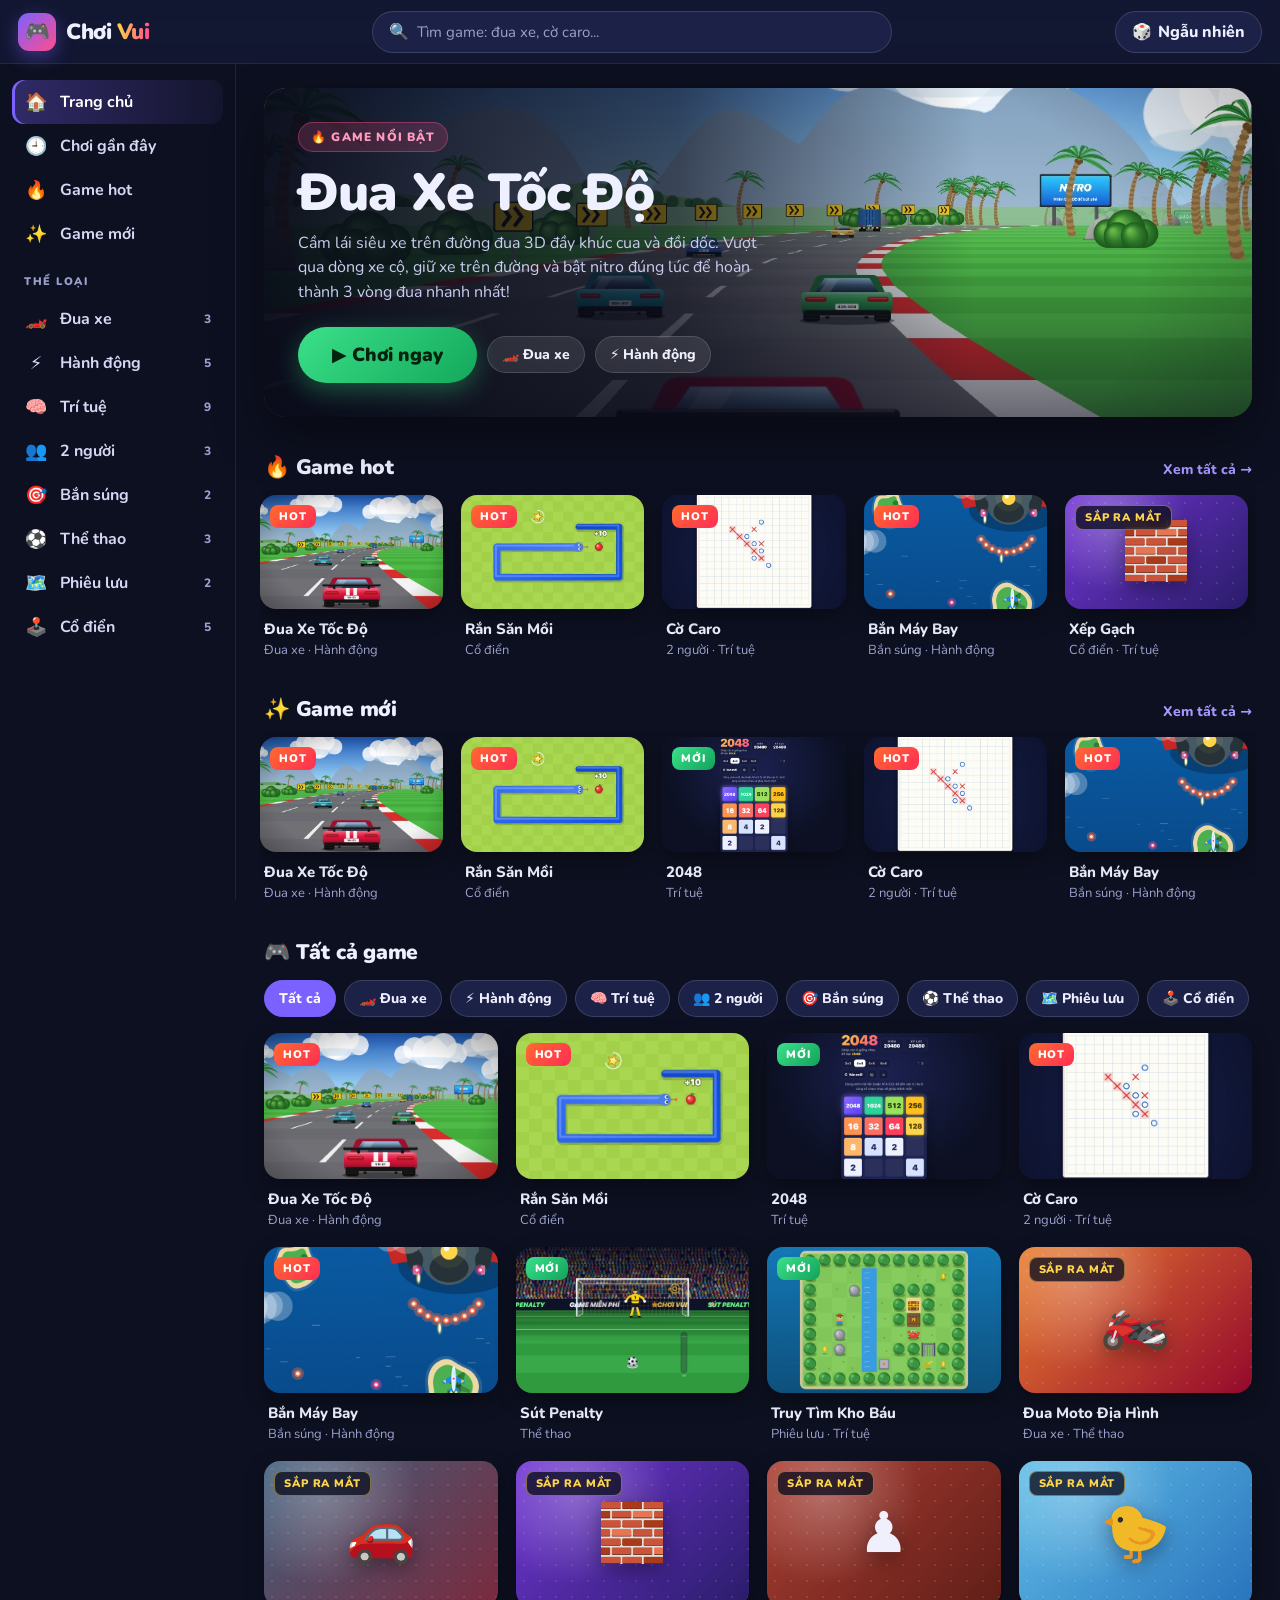
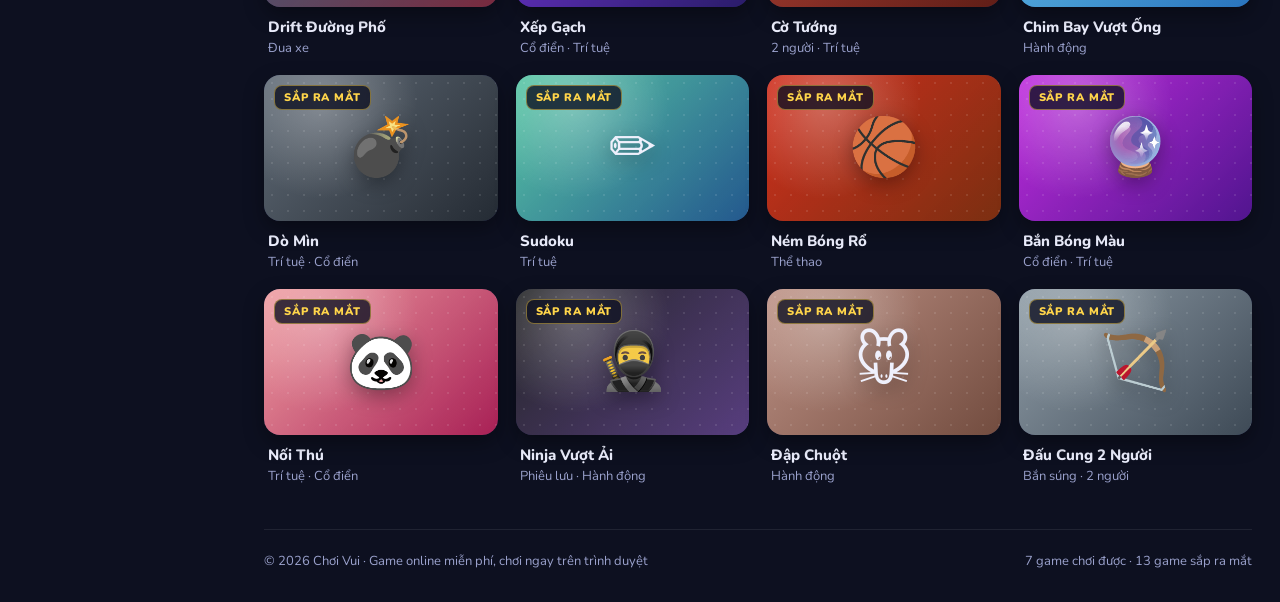
<file: index.html>
<!doctype html>
<html lang="vi">
<head>
<meta charset="utf-8">
<meta name="viewport" content="width=device-width,initial-scale=1">
<title>Chơi Vui - Game online miễn phí</title>
<meta name="description" content="Chơi game online miễn phí ngay trên trình duyệt: đua xe, trí tuệ, 2 người, hành động, bắn súng và nhiều hơn nữa.">
<link rel="icon" href="data:image/svg+xml,<svg xmlns='http://www.w3.org/2000/svg' viewBox='0 0 100 100'><text y='.9em' font-size='90'>🎮</text></svg>">
<link rel="preconnect" href="https://fonts.googleapis.com">
<link rel="preconnect" href="https://fonts.gstatic.com" crossorigin>
<link href="https://fonts.googleapis.com/css2?family=Nunito:wght@400;700;800;900&display=swap" rel="stylesheet">
<link rel="stylesheet" href="assets/style.css">
</head>
<body data-page="home">
<div class="layout">
  <main class="main">
    <div id="content"></div>
    <footer class="footer" id="footer"></footer>
  </main>
</div>
<script src="assets/games.js"></script>
<script src="assets/app.js"></script>
</body>
</html>
</file>
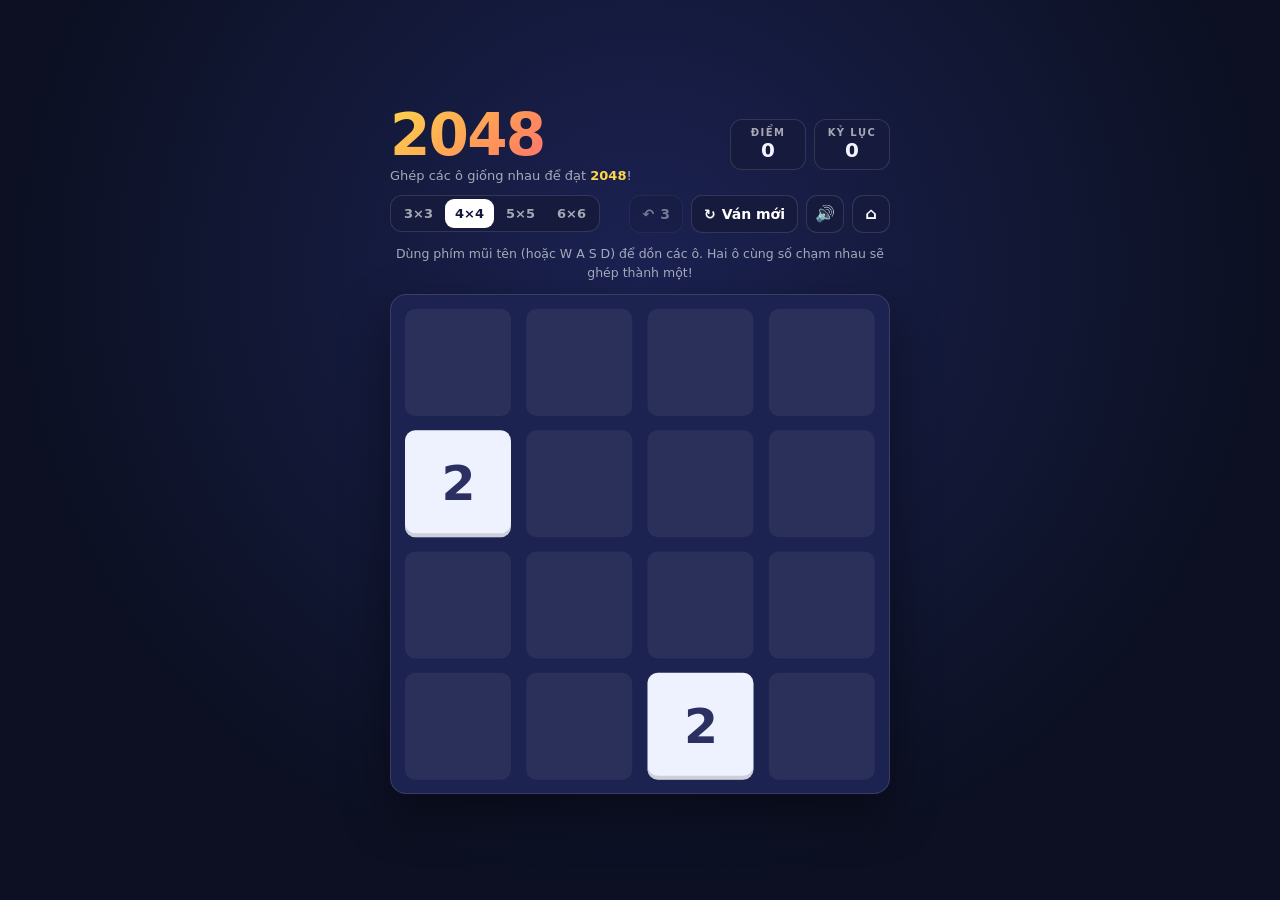
<file: games/2048/index.html>
<!doctype html>
<html lang="vi">
<head>
<meta charset="utf-8">
<meta name="viewport" content="width=device-width,initial-scale=1,maximum-scale=1,user-scalable=no,viewport-fit=cover">
<title>2048</title>
<style>
:root{
  --bg:#0c1022; --panel:#161b3d; --board:#1d2350; --cell:rgba(255,255,255,.06); --line:rgba(255,255,255,.12);
  --text:#f3f4ff; --muted:rgba(255,255,255,.62); --accent:#ffd54a;
  --w:min(500px, calc(100vw - 32px), calc(100vh - 250px));
}
*{box-sizing:border-box;margin:0;padding:0}
html,body{height:100%;overflow:hidden}
body{background:radial-gradient(ellipse at 50% 30%,#1b2252 0%,var(--bg) 70%);color:var(--text);
  font-family:system-ui,-apple-system,"Segoe UI",Roboto,"Helvetica Neue",Arial,sans-serif;
  display:flex;align-items:center;justify-content:center;padding:16px;
  -webkit-user-select:none;user-select:none;touch-action:none;-webkit-tap-highlight-color:transparent}
button{font:inherit;color:inherit;border:0;background:none;cursor:pointer}

.app{width:var(--w);min-width:260px;display:flex;flex-direction:column;gap:12px}
.side{display:flex;flex-direction:column;gap:12px}
.head{display:flex;align-items:center;justify-content:space-between;gap:12px}
.title h1{font-size:clamp(40px,11vw,58px);font-weight:900;line-height:1;letter-spacing:-.03em;
  background:linear-gradient(135deg,#ffd54a,#ff8f5a 50%,#ff4d8d);-webkit-background-clip:text;background-clip:text;color:transparent}
.title p{font-size:13px;color:var(--muted);margin-top:4px}
.title p b{color:var(--accent)}
.scores{display:flex;gap:8px}
.sc{position:relative;min-width:76px;padding:7px 12px;border-radius:12px;background:var(--panel);border:1px solid var(--line);text-align:center}
.sc small{display:block;font-size:10px;font-weight:900;letter-spacing:.14em;color:var(--muted)}
.sc b{display:block;font-size:20px;font-weight:900;font-variant-numeric:tabular-nums;line-height:1.2}
.plus{position:absolute;left:0;right:0;top:4px;font-weight:900;font-size:18px;color:#5dff7a;pointer-events:none;animation:plus .8s ease-out forwards}
@keyframes plus{0%{opacity:1;transform:translateY(0)}100%{opacity:0;transform:translateY(-36px)}}

.bar{display:flex;align-items:center;gap:8px;flex-wrap:wrap}
.seg{display:inline-flex;padding:3px;border-radius:12px;background:var(--panel);border:1px solid var(--line);gap:2px;margin-right:auto}
.seg button{padding:7px 10px;border-radius:9px;font-weight:800;font-size:13px;color:var(--muted)}
.seg button:hover{color:#fff}
.seg button.on{background:#fff;color:#11163a}
.tool{height:38px;min-width:38px;padding:0 12px;border-radius:11px;background:var(--panel);border:1px solid var(--line);
  font-weight:800;font-size:14px;display:inline-flex;align-items:center;justify-content:center;gap:6px;text-decoration:none;color:#fff;white-space:nowrap}
.tool:hover{background:#232a5e}
.tool:disabled{opacity:.4;cursor:not-allowed}
.tool.ico{padding:0;width:38px;font-size:16px}
.hint{font-size:12.5px;color:var(--muted);text-align:center;line-height:1.5}
.t-only{display:none} body.touch .t-only{display:inline} body.touch .k-only{display:none}

#board{position:relative;width:var(--w);min-width:260px;aspect-ratio:1;border-radius:16px;background:var(--board);
  box-shadow:0 20px 50px rgba(0,0,0,.45),inset 0 0 0 1px var(--line);touch-action:none}
#cells,#tiles{position:absolute;inset:0}
.cell{position:absolute;border-radius:10px;background:var(--cell)}
.tile{position:absolute;left:0;top:0;transition:transform .1s ease-in-out;z-index:1}
.tile.merged{z-index:2}
.inner{display:flex;align-items:center;justify-content:center;width:100%;height:100%;border-radius:10px;font-weight:900;
  font-variant-numeric:tabular-nums;letter-spacing:-.02em;box-shadow:inset 0 -4px 0 rgba(0,0,0,.14)}
.inner.new{animation:appear .2s ease .1s backwards}
.inner.merged{animation:pop .2s ease .1s backwards}
@keyframes appear{0%{transform:scale(0);opacity:0}100%{transform:scale(1);opacity:1}}
@keyframes pop{0%{transform:scale(0)}50%{transform:scale(1.18)}100%{transform:scale(1)}}
.v2{background:#eef2ff;color:#2b3060}
.v4{background:#d7e2ff;color:#2b3060}
.v8{background:#ffb86b;color:#fff}
.v16{background:#ff9452;color:#fff}
.v32{background:#ff6f61;color:#fff}
.v64{background:#ff3f5b;color:#fff}
.v128{background:#ffd54a;color:#4a3300;box-shadow:0 0 18px rgba(255,213,74,.45),inset 0 -4px 0 rgba(0,0,0,.12)}
.v256{background:#ffc021;color:#4a3300;box-shadow:0 0 22px rgba(255,192,33,.5),inset 0 -4px 0 rgba(0,0,0,.12)}
.v512{background:#9be15d;color:#173a00;box-shadow:0 0 22px rgba(155,225,93,.5),inset 0 -4px 0 rgba(0,0,0,.12)}
.v1024{background:#2fd39a;color:#fff;box-shadow:0 0 26px rgba(47,211,154,.55),inset 0 -4px 0 rgba(0,0,0,.12)}
.v2048{background:linear-gradient(135deg,#8b6cff,#5b3df5);color:#fff;box-shadow:0 0 32px rgba(123,97,255,.75),inset 0 -4px 0 rgba(0,0,0,.15)}
.vbig{background:linear-gradient(135deg,#2b2f6e,#141838);color:#ffd54a;box-shadow:0 0 30px rgba(255,213,74,.35),inset 0 0 0 2px rgba(255,213,74,.5)}

.overlay{position:absolute;inset:0;z-index:5;border-radius:16px;display:flex;flex-direction:column;align-items:center;justify-content:center;
  gap:10px;padding:20px;text-align:center;background:rgba(10,13,32,.78);backdrop-filter:blur(4px);-webkit-backdrop-filter:blur(4px);
  animation:fade .35s ease}
.overlay[hidden]{display:none}
.overlay .emoji{font-size:52px;line-height:1}
.overlay h2{font-size:clamp(26px,7vw,40px);font-weight:900;font-style:italic}
.overlay p{color:var(--muted);font-size:14px;line-height:1.5}
.overlay p b{color:#fff}
.btns{display:flex;gap:10px;flex-wrap:wrap;justify-content:center;margin-top:6px}
.btn{padding:12px 24px;border-radius:999px;font-weight:900;font-size:16px;font-style:italic;letter-spacing:.04em;color:#241500;
  background:linear-gradient(180deg,#ffe27a,#ffb020);box-shadow:0 4px 0 #b56a00;transition:transform .08s}
.btn:active{transform:translateY(3px);box-shadow:0 1px 0 #b56a00}
.btn.ghost{background:transparent;color:#fff;box-shadow:inset 0 0 0 2px var(--line)}
@keyframes fade{from{opacity:0}}

.sc small{white-space:nowrap}
.overlay h2{font-size:min(40px, calc(var(--w) * 0.085))}
.overlay .emoji{font-size:min(52px, calc(var(--w) * 0.11))}
/* Màn hình hẹp: hàng cỡ bàn chiếm trọn chiều ngang, các nút xuống hàng dưới */
@media (max-width:520px){
  .seg{width:100%;margin-right:0}
  .seg button{flex:1}
  .tool{flex:1}
  .tool.ico{flex:0 0 38px}
}
@media (max-width:420px){
  .sc{min-width:64px;padding:6px 8px}
  .sc small{letter-spacing:.06em}
  .sc b{font-size:17px}
}
/* Điện thoại cầm ngang: bảng điều khiển bên trái, bàn chơi bên phải */
@media (orientation:landscape) and (max-height:560px){
  :root{--w:min(calc(100vh - 32px), calc(100vw - 300px))}
  .app{flex-direction:row;width:auto;align-items:center;gap:20px}
  .side{width:250px}
  .head{flex-direction:column;align-items:flex-start}
  .title h1{font-size:42px}
  .seg{width:100%;margin-right:0}
  .seg button{flex:1}
  .tool{flex:1}
  .tool.ico{flex:0 0 38px}
  .tool .lbl{display:none}
}
a.btn{text-decoration:none;display:inline-block}
</style>
</head>
<body>
<div class="app">
  <div class="side">
    <div class="head">
      <div class="title"><h1>2048</h1><p>Ghép các ô giống nhau để đạt <b>2048</b>!</p></div>
      <div class="scores">
        <div class="sc" id="scoreBox"><small>ĐIỂM</small><b id="score">0</b></div>
        <div class="sc"><small>KỶ LỤC</small><b id="best">0</b></div>
      </div>
    </div>
    <div class="bar">
      <div class="seg" id="sizes" aria-label="Cỡ bàn">
        <button data-n="3">3×3</button><button data-n="4">4×4</button><button data-n="5">5×5</button><button data-n="6">6×6</button>
      </div>
      <button class="tool" id="undoBtn" title="Đi lại (U)">↶ <span id="undoCount">3</span></button>
      <button class="tool" id="newBtn" title="Ván mới (N)">↻ <span class="lbl">Ván mới</span></button>
      <button class="tool ico" id="muteBtn" title="Âm thanh (M)" aria-label="Bật/tắt âm thanh">🔊</button>
      <a class="tool ico" id="homeBtn" href="../../index.html" target="_top" title="Về trang chủ" aria-label="Về trang chủ">⌂</a>
    </div>
    <p class="hint"><span class="k-only">Dùng phím mũi tên (hoặc W A S D) để dồn các ô. Hai ô cùng số chạm nhau sẽ ghép thành một!</span><span class="t-only">Vuốt lên, xuống, trái, phải để dồn các ô. Hai ô cùng số chạm nhau sẽ ghép thành một!</span></p>
  </div>

  <div id="board">
    <div id="cells"></div>
    <div id="tiles"></div>
    <div class="overlay" id="overlay" hidden>
      <div class="emoji" id="ovEmoji">🎉</div>
      <h2 id="ovTitle">2048!</h2>
      <p id="ovText"></p>
      <div class="btns" id="ovBtns"></div>
    </div>
  </div>
</div>

<script>
(() => {
'use strict';

const el = id => document.getElementById(id);
const store = {
  get(k, d) { try { const v = localStorage.getItem(k); return v ? JSON.parse(v) : d; } catch (e) { return d; } },
  set(k, v) { try { localStorage.setItem(k, JSON.stringify(v)); } catch (e) { /* ignore */ } },
};
const UNDOS = 3;
const DIRS = { up: [-1, 0], down: [1, 0], left: [0, -1], right: [0, 1] };
const bests = store.get('2048.best', {});
const board = el('board'), tilesEl = el('tiles'), cellsEl = el('cells');

let N = store.get('2048.size', 4);
let grid = [], score = 0, undos = UNDOS, history = [], won = false, keepPlaying = false, over = false;
let G = { gap: 10, t: 100 };

// ================= Sound =================
const Sound = {
  ctx: null, muted: store.get('2048.muted', false),
  init() {
    if (this.ctx) { if (this.ctx.state === 'suspended') this.ctx.resume(); return; }
    const AC = window.AudioContext || window.webkitAudioContext;
    if (!AC) return;
    try { this.ctx = new AC(); this.master = this.ctx.createGain(); this.master.gain.value = this.muted ? 0 : 0.6; this.master.connect(this.ctx.destination); }
    catch (e) { this.ctx = null; }
  },
  tone(f1, f2, dur, type = 'sine', vol = 0.12, delay = 0) {
    if (!this.ctx) return;
    const c = this.ctx, t = c.currentTime + delay, o = c.createOscillator(), g = c.createGain();
    o.type = type; o.frequency.setValueAtTime(f1, t); o.frequency.exponentialRampToValueAtTime(f2, t + dur);
    g.gain.setValueAtTime(vol, t); g.gain.exponentialRampToValueAtTime(0.001, t + dur);
    o.connect(g); g.connect(this.master); o.start(t); o.stop(t + dur + 0.02);
  },
  slide() { this.tone(260, 180, 0.07, 'sine', 0.06); },
  merge(v) { const f = 330 * Math.pow(2, Math.log2(v) / 6); this.tone(f, f * 1.25, 0.12, 'triangle', 0.13, 0.05); },
  win() { [523, 659, 784, 1047, 1319].forEach((f, i) => this.tone(f, f, i === 4 ? 0.6 : 0.14, 'square', 0.08, i * 0.11)); },
  lose() { [392, 330, 262].forEach((f, i) => this.tone(f, f * 0.97, 0.3, 'triangle', 0.13, i * 0.2)); },
  setMuted(m) { this.muted = m; if (this.master) this.master.gain.value = m ? 0 : 0.6; store.set('2048.muted', m); },
};

// ================= Layout =================
function layout() {
  const W = board.clientWidth;
  const gap = Math.max(5, W * ({ 3: 0.04, 4: 0.03, 5: 0.024, 6: 0.02 }[N]));
  G = { gap, t: (W - gap * (N + 1)) / N };
  cellsEl.innerHTML = '';
  for (let r = 0; r < N; r++) for (let c = 0; c < N; c++) {
    const d = document.createElement('div');
    d.className = 'cell';
    Object.assign(d.style, { width: G.t + 'px', height: G.t + 'px', transform: pos(r, c) });
    cellsEl.appendChild(d);
  }
  for (const row of grid) for (const t of row) if (t) styleTile(t);
}
const pos = (r, c) => `translate(${G.gap + c * (G.t + G.gap)}px,${G.gap + r * (G.t + G.gap)}px)`;
function fontFor(v) {
  const d = String(v).length;
  return G.t * (d <= 2 ? 0.46 : d === 3 ? 0.38 : d === 4 ? 0.3 : 0.24);
}
function styleTile(t) {
  Object.assign(t.e.style, { width: G.t + 'px', height: G.t + 'px', transform: pos(t.r, t.c) });
  t.e.firstChild.style.fontSize = fontFor(t.v) + 'px';
  t.e.firstChild.style.borderRadius = Math.max(6, G.t * 0.1) + 'px';
}

// ================= Tiles =================
function makeTile(v, r, c, anim) {
  const e = document.createElement('div');
  e.className = 'tile' + (anim === 'merged' ? ' merged' : '');
  const cls = v <= 2048 ? 'v' + v : 'vbig';
  e.innerHTML = `<span class="inner ${cls} ${anim || ''}">${v}</span>`;
  const t = { v, r, c, e };
  styleTile(t);
  tilesEl.appendChild(e);
  grid[r][c] = t;
  return t;
}
function emptyCells() {
  const out = [];
  for (let r = 0; r < N; r++) for (let c = 0; c < N; c++) if (!grid[r][c]) out.push([r, c]);
  return out;
}
function addRandom() {
  const empty = emptyCells();
  if (!empty.length) return;
  const [r, c] = empty[Math.floor(Math.random() * empty.length)];
  makeTile(Math.random() < 0.9 ? 2 : 4, r, c, 'new');
}
const values = () => grid.map(row => row.map(t => (t ? t.v : 0)));
function rebuild(cells) {
  tilesEl.innerHTML = '';
  grid = Array.from({ length: N }, () => Array(N).fill(null));
  cells.forEach((row, r) => row.forEach((v, c) => { if (v) makeTile(v, r, c); }));
}
const maxTile = () => Math.max(0, ...values().flat());

// ================= Game =================
function save() {
  store.set('2048.state.' + N, { cells: values(), score, undos, won, keepPlaying, over });
}
function newGame() {
  grid = Array.from({ length: N }, () => Array(N).fill(null));
  tilesEl.innerHTML = '';
  score = 0; undos = UNDOS; history = []; won = false; keepPlaying = false; over = false;
  addRandom(); addRandom();
  hideOverlay(); updateHud(); save();
}
function load() {
  const s = store.get('2048.state.' + N, null);
  syncSizes(); layout();
  if (!s || s.over || !s.cells || s.cells.length !== N) { newGame(); return; }
  rebuild(s.cells);
  score = s.score || 0; undos = s.undos ?? UNDOS; won = !!s.won; keepPlaying = !!s.keepPlaying; over = false; history = [];
  hideOverlay(); updateHud();
  if (won && !keepPlaying) showWin();
}

function canMove() {
  if (emptyCells().length) return true;
  for (let r = 0; r < N; r++) for (let c = 0; c < N; c++) {
    const v = grid[r][c].v;
    if ((c + 1 < N && grid[r][c + 1].v === v) || (r + 1 < N && grid[r + 1][c].v === v)) return true;
  }
  return false;
}

function move(dir) {
  if (over || (won && !keepPlaying)) return;
  Sound.init();
  const [dr, dc] = DIRS[dir];
  const before = { cells: values(), score };
  const rows = [...Array(N).keys()], cols = [...Array(N).keys()];
  if (dr === 1) rows.reverse();
  if (dc === 1) cols.reverse();
  const mergedNow = new Set(), removed = [];
  let moved = false, gained = 0, topMerge = 0;

  for (const r of rows) for (const c of cols) {
    const t = grid[r][c];
    if (!t) continue;
    let nr = r, nc = c;
    while (true) {
      const rr = nr + dr, cc = nc + dc;
      if (rr < 0 || cc < 0 || rr >= N || cc >= N || grid[rr][cc]) break;
      nr = rr; nc = cc;
    }
    const rr = nr + dr, cc = nc + dc;
    const other = rr >= 0 && cc >= 0 && rr < N && cc < N ? grid[rr][cc] : null;
    if (other && other.v === t.v && !mergedNow.has(other)) {
      grid[r][c] = null;
      t.r = rr; t.c = cc; t.e.style.transform = pos(rr, cc);
      removed.push(t, other);
      const nt = makeTile(t.v * 2, rr, cc, 'merged');
      mergedNow.add(nt);
      gained += nt.v; topMerge = Math.max(topMerge, nt.v);
      moved = true;
    } else if (nr !== r || nc !== c) {
      grid[r][c] = null; grid[nr][nc] = t;
      t.r = nr; t.c = nc; t.e.style.transform = pos(nr, nc);
      moved = true;
    }
  }
  if (!moved) return;

  history.push(before);
  if (history.length > UNDOS) history.shift();
  setTimeout(() => removed.forEach(t => t.e.remove()), 120);
  if (gained) { score += gained; showPlus(gained); Sound.merge(topMerge); } else Sound.slide();
  addRandom();

  if (!won && topMerge >= 2048) { won = true; setTimeout(showWin, 350); Sound.win(); }
  else if (!canMove()) { over = true; setTimeout(showOver, 450); Sound.lose(); }
  updateHud(); save();
}

function undo() {
  if (!history.length || undos <= 0) return;
  const s = history.pop();
  undos--;
  rebuild(s.cells);
  score = s.score; over = false;
  hideOverlay(); updateHud(); save();
}

// ================= UI =================
function updateHud() {
  el('score').textContent = score;
  if (score > (bests[N] || 0)) { bests[N] = score; store.set('2048.best', bests); }
  el('best').textContent = bests[N] || 0;
  el('undoCount').textContent = undos;
  el('undoBtn').disabled = !history.length || undos <= 0;
}
function showPlus(n) {
  const p = document.createElement('span');
  p.className = 'plus'; p.textContent = '+' + n;
  el('scoreBox').appendChild(p);
  setTimeout(() => p.remove(), 800);
}
function overlay(emoji, title, text, buttons) {
  el('ovEmoji').textContent = emoji; el('ovTitle').textContent = title; el('ovText').innerHTML = text;
  el('ovBtns').innerHTML = buttons.map(b => `<button class="btn ${b.ghost ? 'ghost' : ''}" data-act="${b.act}">${b.label}</button>`).join('') +
    '<a class="btn ghost home-link" href="../../index.html" target="_top">⌂ TRANG CHỦ</a>';
  el('overlay').hidden = false;
}
function hideOverlay() { el('overlay').hidden = true; }
function showWin() {
  overlay('🎉', 'BẠN ĐẠT 2048!', `Tuyệt vời! Điểm hiện tại <b>${score}</b>. Chơi tiếp để lên 4096?`,
    [{ act: 'continue', label: 'CHƠI TIẾP ▶' }, { act: 'new', label: 'VÁN MỚI', ghost: true }]);
}
function showOver() {
  const isBest = score > 0 && score >= (bests[N] || 0);
  overlay(isBest ? '🏆' : '😵', 'HẾT NƯỚC ĐI!',
    `Điểm: <b>${score}</b> · Ô lớn nhất: <b>${maxTile()}</b>${isBest ? '<br>Kỷ lục mới!' : ''}`,
    [{ act: 'new', label: 'VÁN MỚI ↻' }, ...(undos > 0 && history.length ? [{ act: 'undo', label: `ĐI LẠI (${undos})`, ghost: true }] : [])]);
}
function syncSizes() {
  document.querySelectorAll('#sizes button').forEach(b => b.classList.toggle('on', +b.dataset.n === N));
}
function setSize(n) {
  if (n === N) return;
  save();
  N = n; store.set('2048.size', N);
  load();
}
function toggleMute() { Sound.setMuted(!Sound.muted); el('muteBtn').textContent = Sound.muted ? '🔇' : '🔊'; }

// ================= Input =================
const KEYS = { ArrowUp: 'up', KeyW: 'up', ArrowDown: 'down', KeyS: 'down', ArrowLeft: 'left', KeyA: 'left', ArrowRight: 'right', KeyD: 'right' };
document.addEventListener('keydown', e => {
  const d = KEYS[e.code];
  if (d) { e.preventDefault(); move(d); return; }
  if (e.repeat) return;
  if (e.code === 'KeyU' || ((e.ctrlKey || e.metaKey) && e.code === 'KeyZ')) { e.preventDefault(); undo(); }
  else if (e.code === 'KeyN') newGame();
  else if (e.code === 'KeyM') toggleMute();
});

let start = null;
document.addEventListener('pointerdown', e => {
  if (e.target.closest('button, a')) return;
  start = { x: e.clientX, y: e.clientY };
});
document.addEventListener('pointerup', e => {
  if (!start) return;
  const dx = e.clientX - start.x, dy = e.clientY - start.y;
  start = null;
  if (Math.max(Math.abs(dx), Math.abs(dy)) < 24) return;
  move(Math.abs(dx) > Math.abs(dy) ? (dx > 0 ? 'right' : 'left') : (dy > 0 ? 'down' : 'up'));
});
document.addEventListener('pointercancel', () => { start = null; });

document.addEventListener('click', e => {
  const s = e.target.closest('#sizes button');
  if (s) { s.blur(); setSize(+s.dataset.n); return; }
  const b = e.target.closest('[data-act]');
  if (!b) return;
  if (b.dataset.act === 'new') newGame();
  else if (b.dataset.act === 'undo') undo();
  else if (b.dataset.act === 'continue') { keepPlaying = true; hideOverlay(); save(); }
});
el('undoBtn').addEventListener('click', e => { e.currentTarget.blur(); undo(); });
el('newBtn').addEventListener('click', e => { e.currentTarget.blur(); newGame(); });
el('muteBtn').addEventListener('click', e => { e.currentTarget.blur(); toggleMute(); });
window.addEventListener('resize', layout);

if (window.matchMedia('(pointer: coarse)').matches || 'ontouchstart' in window) document.body.classList.add('touch');
if (window.top !== window.self) document.body.classList.add('embedded');
if (Sound.muted) el('muteBtn').textContent = '🔇';

load();
})();
</script>
</body>
</html>
</file>
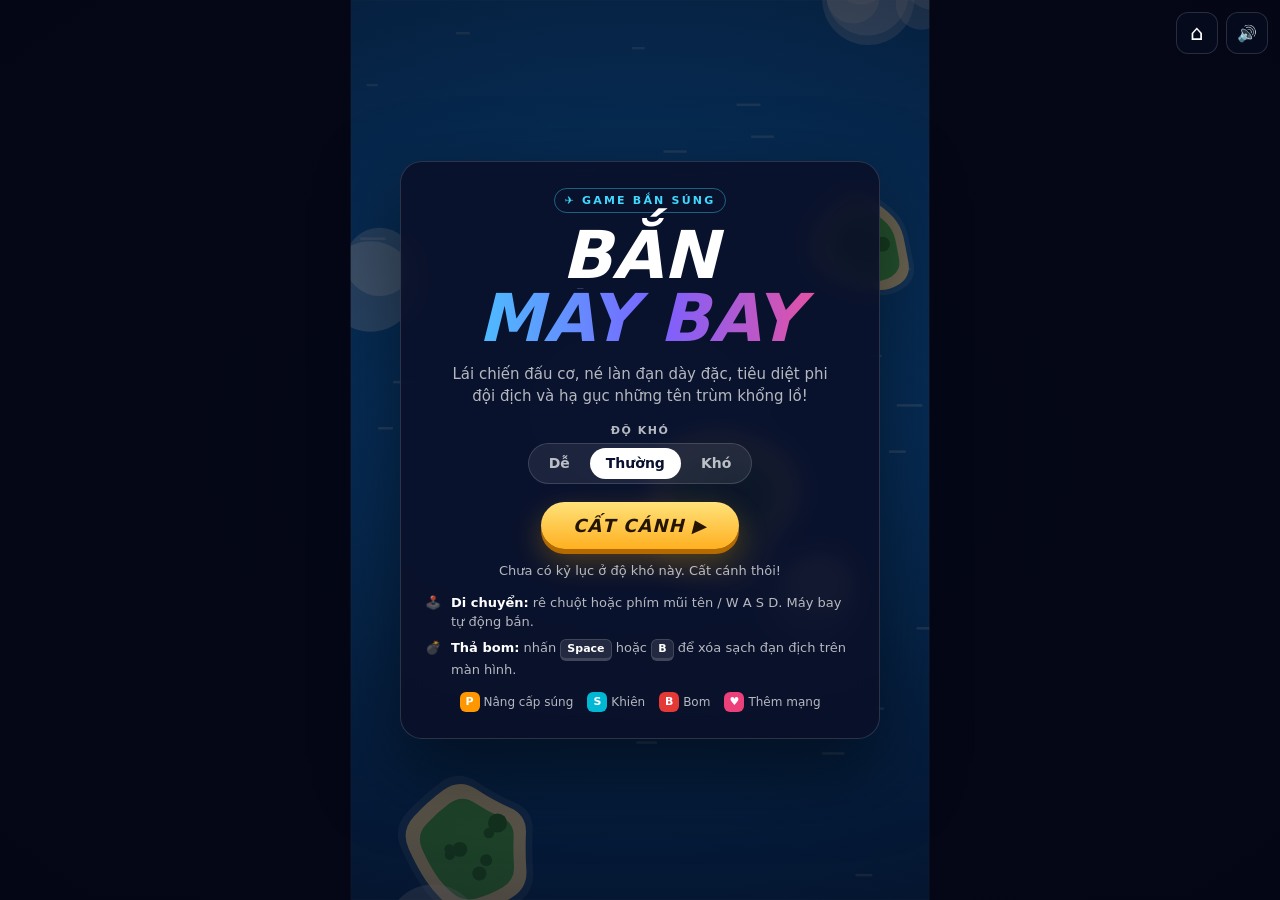
<file: games/ban-may-bay/index.html>
<!doctype html>
<html lang="vi">
<head>
<meta charset="utf-8">
<meta name="viewport" content="width=device-width,initial-scale=1,maximum-scale=1,user-scalable=no,viewport-fit=cover">
<title>Bắn Máy Bay</title>
<style>
:root{ --accent:#ffd54a; --cyan:#3fd8ff; --panel:rgba(8,14,34,.7); --line:rgba(255,255,255,.14); --muted:rgba(255,255,255,.7); }
*{box-sizing:border-box;margin:0;padding:0}
html,body{height:100%;overflow:hidden;background:#05081a;color:#fff;
  font-family:system-ui,-apple-system,"Segoe UI",Roboto,"Helvetica Neue",Arial,sans-serif;
  -webkit-user-select:none;user-select:none;touch-action:none;-webkit-tap-highlight-color:transparent}
#game{position:fixed;inset:0;width:100%;height:100%;display:block}
body[data-state="play"] #game{cursor:none}

#topbtns{position:fixed;top:12px;right:12px;display:flex;gap:8px;z-index:20}
.iconbtn{width:42px;height:42px;border-radius:12px;border:1px solid var(--line);background:var(--panel);color:#fff;font-size:16px;cursor:pointer;
  display:grid;place-items:center;text-decoration:none;backdrop-filter:blur(6px);-webkit-backdrop-filter:blur(6px)}
.iconbtn:hover{background:rgba(30,40,80,.9)}
a.iconbtn{font-size:21px}
#pauseBtn{display:none}
body[data-state="play"] #pauseBtn{display:grid}

#bombBtn{position:fixed;right:max(16px,env(safe-area-inset-right));bottom:max(18px,env(safe-area-inset-bottom));z-index:20;width:76px;height:76px;
  border-radius:50%;border:2px solid rgba(255,255,255,.35);background:radial-gradient(circle at 35% 30%,#ff8a65,#d32f2f);color:#fff;
  font:900 13px/1.1 system-ui,sans-serif;display:none;flex-direction:column;align-items:center;justify-content:center;gap:2px;
  box-shadow:0 8px 24px rgba(0,0,0,.4);touch-action:none}
#bombBtn span{font-size:24px}
#bombBtn:disabled{filter:grayscale(1);opacity:.45}
body.touch[data-state="play"] #bombBtn{display:flex}

.screen{position:fixed;inset:0;display:flex;align-items:center;justify-content:center;padding:16px;z-index:10;
  background:radial-gradient(ellipse at center,rgba(4,6,20,.35),rgba(4,6,20,.82))}
.screen[hidden]{display:none}
.card{width:100%;max-width:480px;max-height:100%;overflow:auto;padding:26px 24px;text-align:center;background:rgba(10,16,40,.9);
  border:1px solid var(--line);border-radius:22px;box-shadow:0 30px 80px rgba(0,0,0,.5);backdrop-filter:blur(10px);-webkit-backdrop-filter:blur(10px)}
.tag{display:inline-block;font-size:11px;font-weight:900;letter-spacing:.2em;color:var(--cyan);border:1px solid rgba(63,216,255,.4);padding:5px 10px;border-radius:99px;margin-bottom:12px}
h1{font-size:clamp(40px,10vw,66px);line-height:.95;font-weight:900;font-style:italic;margin-bottom:12px}
h1 span{display:block}
h1 .l2{background:linear-gradient(90deg,#3fd8ff,#7b61ff 55%,#ff4d8d);-webkit-background-clip:text;background-clip:text;color:transparent;padding:0 .08em}
h2{font-size:clamp(30px,7vw,44px);font-weight:900;font-style:italic;margin-bottom:4px}
.sub{color:var(--muted);font-size:15px;line-height:1.5;margin:0 auto 16px;max-width:380px}
.opt{margin-bottom:12px}
.opt .lbl{display:block;font-size:11px;font-weight:900;letter-spacing:.14em;color:var(--muted);margin-bottom:6px}
.seg{display:inline-flex;flex-wrap:wrap;justify-content:center;padding:4px;border-radius:999px;background:rgba(255,255,255,.08);border:1px solid var(--line);gap:4px}
.seg button{padding:8px 16px;border-radius:999px;font:800 14px/1.1 system-ui,sans-serif;color:var(--muted);background:none;border:0;cursor:pointer}
.seg button:hover{color:#fff}
.seg button.on{background:#fff;color:#0a1030}
.btn{display:inline-block;border:0;cursor:pointer;font:inherit;font-size:18px;font-weight:900;font-style:italic;letter-spacing:.06em;color:#241500;
  padding:13px 32px;border-radius:999px;background:linear-gradient(180deg,#ffe27a,#ffb020);box-shadow:0 5px 0 #b56a00,0 12px 30px rgba(255,170,0,.3);
  transition:transform .08s,box-shadow .08s;margin-top:6px}
.btn:hover{filter:brightness(1.06)}
.btn:active{transform:translateY(4px);box-shadow:0 1px 0 #b56a00}
.btn.ghost{background:transparent;color:#fff;box-shadow:inset 0 0 0 2px var(--line)}
.btns{display:flex;gap:12px;justify-content:center;flex-wrap:wrap}
.record{margin-top:14px;font-size:13px;color:var(--muted)}
.record b{color:var(--accent)}
.how{margin-top:16px;display:grid;gap:7px;text-align:left;font-size:13px;color:var(--muted);line-height:1.45}
.how div{display:flex;gap:10px}
.how b{color:#fff}
.items{display:flex;flex-wrap:wrap;justify-content:center;gap:6px 14px;margin-top:12px;font-size:12px;color:var(--muted)}
.items i{display:inline-grid;place-items:center;width:20px;height:20px;border-radius:6px;font-style:normal;font-weight:900;font-size:11px;color:#fff;margin-right:4px;vertical-align:middle}
kbd{display:inline-block;min-width:22px;padding:2px 6px;border-radius:6px;background:rgba(255,255,255,.1);border:1px solid var(--line);border-bottom-width:3px;color:#fff;font:700 11px/1.3 system-ui,sans-serif}
.t-only{display:none} body.touch .t-only{display:inline} body.touch .k-only{display:none}
.big-score{font-size:clamp(48px,12vw,74px);font-weight:900;font-style:italic;color:var(--accent);line-height:1.05;font-variant-numeric:tabular-nums}
.badge{display:inline-block;margin:6px 0 2px;padding:5px 12px;border-radius:99px;font-size:12px;font-weight:900;letter-spacing:.14em;background:linear-gradient(90deg,#ff2d55,#ff9f1a)}
.badge[hidden]{display:none}
.stats{font-size:14px;color:var(--muted);margin:10px 0 18px;line-height:1.6}
@media (max-height:640px){
  .card{padding:14px 20px}
  h1{font-size:36px;margin-bottom:6px}
  h1 span{display:inline}
  .tag,.sub,.how,.items{display:none}
  .opt{display:flex;align-items:center;justify-content:center;gap:10px;margin-bottom:8px}
  .opt .lbl{margin:0}
  .btn{padding:10px 26px;font-size:16px}
  .record{margin-top:8px}
  .big-score{font-size:44px}
  .stats{margin:6px 0 10px}
}
a.btn{text-decoration:none;display:inline-block}
</style>
</head>
<body data-state="menu">
<canvas id="game"></canvas>

<div id="topbtns">
  <a class="iconbtn" id="homeBtn" href="../../index.html" target="_top" title="Về trang chủ" aria-label="Về trang chủ">⌂</a>
  <button class="iconbtn" id="pauseBtn" title="Tạm dừng (P)" aria-label="Tạm dừng">❚❚</button>
  <button class="iconbtn" id="muteBtn" title="Âm thanh (M)" aria-label="Bật/tắt âm thanh">🔊</button>
</div>
<button id="bombBtn" aria-label="Thả bom"><span>💣</span><b id="bombCount">2</b></button>

<div class="screen" id="menu">
  <div class="card">
    <div class="tag">✈️ GAME BẮN SÚNG</div>
    <h1><span>BẮN</span><span class="l2">MÁY BAY</span></h1>
    <p class="sub">Lái chiến đấu cơ, né làn đạn dày đặc, tiêu diệt phi đội địch và hạ gục những tên trùm khổng lồ!</p>
    <div class="opt"><span class="lbl">ĐỘ KHÓ</span>
      <div class="seg" data-opt="diff"><button data-v="de">Dễ</button><button data-v="thuong">Thường</button><button data-v="kho">Khó</button></div>
    </div>
    <button class="btn" data-act="start">CẤT CÁNH ▶</button>
    <div class="record" id="menuRecord"></div>
    <div class="how">
      <div>🕹️ <span class="k-only"><b>Di chuyển:</b> rê chuột hoặc phím mũi tên / W A S D. Máy bay tự động bắn.</span><span class="t-only"><b>Di chuyển:</b> đặt ngón tay ở bất kỳ đâu rồi kéo. Máy bay tự động bắn.</span></div>
      <div>💣 <span class="k-only"><b>Thả bom:</b> nhấn <kbd>Space</kbd> hoặc <kbd>B</kbd> để xóa sạch đạn địch trên màn hình.</span><span class="t-only"><b>Thả bom:</b> bấm nút 💣 ở góc phải để xóa sạch đạn địch.</span></div>
    </div>
    <div class="items">
      <span><i style="background:#ff9800">P</i>Nâng cấp súng</span>
      <span><i style="background:#00b8d4">S</i>Khiên</span>
      <span><i style="background:#e53935">B</i>Bom</span>
      <span><i style="background:#ec407a">♥</i>Thêm mạng</span>
    </div>
  </div>
</div>

<div class="screen" id="pause" hidden>
  <div class="card">
    <h2>TẠM DỪNG</h2>
    <p class="sub">Phi đội địch đang chờ bạn quay lại.</p>
    <div class="btns">
      <button class="btn" data-act="resume">TIẾP TỤC</button>
      <button class="btn ghost" data-act="menu">VỀ MENU</button>
      <a class="btn ghost home-link" href="../../index.html" target="_top">⌂ TRANG CHỦ</a>
    </div>
  </div>
</div>

<div class="screen" id="over" hidden>
  <div class="card">
    <h2>MÁY BAY BỊ HẠ! 💥</h2>
    <div class="big-score" id="ovScore">0</div>
    <div class="badge" id="ovBadge" hidden>KỶ LỤC MỚI!</div>
    <div class="stats" id="ovStats"></div>
    <div class="btns">
      <button class="btn" data-act="start">CHƠI LẠI ↻</button>
      <button class="btn ghost" data-act="menu">MENU</button>
      <a class="btn ghost home-link" href="../../index.html" target="_top">⌂ TRANG CHỦ</a>
    </div>
  </div>
</div>

<script>
(() => {
'use strict';

const el = id => document.getElementById(id);
const store = {
  get(k, d) { try { const v = localStorage.getItem(k); return v ? JSON.parse(v) : d; } catch (e) { return d; } },
  set(k, v) { try { localStorage.setItem(k, JSON.stringify(v)); } catch (e) { /* ignore */ } },
};
const rand = (a, b) => a + Math.random() * (b - a);
const pick = a => a[Math.floor(Math.random() * a.length)];
const clamp = (v, a, b) => Math.max(a, Math.min(b, v));
const TAU = Math.PI * 2;

const DIFFS = {
  de: { name: 'Dễ', hearts: 5, bspd: 0.75, rate: 0.7, hp: 0.85 },
  thuong: { name: 'Thường', hearts: 3, bspd: 1, rate: 1, hp: 1 },
  kho: { name: 'Khó', hearts: 3, bspd: 1.25, rate: 1.35, hp: 1.2 },
};
const settings = Object.assign({ diff: 'thuong' }, store.get('maybay.settings', {}));
const bests = store.get('maybay.best', {});
// Trên cảm ứng chừa chỗ cho nút bom ở góc dưới
const maxY = () => LH - (isTouch ? 100 : 30);
const isTouch = window.matchMedia('(pointer: coarse)').matches || 'ontouchstart' in window;

// ================= World / screen =================
const canvas = el('game'), ctx = canvas.getContext('2d');
const LW = 360;
let LH = 640, S = 1, OX = 0, OY = 0, dpr = 1, CW = 0, CH = 0;
function resize() {
  dpr = Math.min(window.devicePixelRatio || 1, 2);
  CW = window.innerWidth; CH = window.innerHeight;
  canvas.width = Math.round(CW * dpr); canvas.height = Math.round(CH * dpr);
  LH = clamp(LW * CH / CW, 560, 780);
  S = Math.min(CW / LW, CH / LH);
  OX = (CW - LW * S) / 2; OY = (CH - LH * S) / 2;
  if (player) { player.y = clamp(player.y, LH * 0.25, maxY()); }
}

// ================= State =================
let state = 'menu', prevState = null, D = DIFFS[settings.diff];
let player = null, enemies = [], pBullets = [], eBullets = [], items = [], parts = [], rings = [], texts = [];
let boss = null, wave = null, waveNo = 0, stage = 0, nextWaveT = 0, banner = null;
let score = 0, kills = 0, combo = 0, comboT = 0, shake = 0, flashT = 0, bombFx = 0, deadT = 0, clock = 0, newBest = false;
const keys = {};
const ptr = { touch: false, sx: 0, sy: 0, px: 0, py: 0, mouse: false, mx: 0, my: 0, id: null };

// ================= Sound =================
const Sound = {
  ctx: null, muted: store.get('maybay.muted', false), lastShot: 0,
  init() {
    if (this.ctx) { if (this.ctx.state === 'suspended') this.ctx.resume(); return; }
    const AC = window.AudioContext || window.webkitAudioContext;
    if (!AC) return;
    try {
      const c = this.ctx = new AC();
      this.master = c.createGain(); this.master.gain.value = this.muted ? 0 : 0.7; this.master.connect(c.destination);
      const len = Math.floor(c.sampleRate * 1.2);
      this.noise = c.createBuffer(1, len, c.sampleRate);
      const d = this.noise.getChannelData(0);
      for (let i = 0; i < len; i++) d[i] = Math.random() * 2 - 1;
    } catch (e) { this.ctx = null; }
  },
  tone(f1, f2, dur, type = 'square', vol = 0.1, delay = 0) {
    if (!this.ctx) return;
    const c = this.ctx, t = c.currentTime + delay, o = c.createOscillator(), g = c.createGain();
    o.type = type; o.frequency.setValueAtTime(f1, t); o.frequency.exponentialRampToValueAtTime(f2, t + dur);
    g.gain.setValueAtTime(vol, t); g.gain.exponentialRampToValueAtTime(0.001, t + dur);
    o.connect(g); g.connect(this.master); o.start(t); o.stop(t + dur + 0.02);
  },
  boom(vol = 0.35, dur = 0.45, freq = 900) {
    if (!this.ctx) return;
    const c = this.ctx, t = c.currentTime, s = c.createBufferSource(), f = c.createBiquadFilter(), g = c.createGain();
    s.buffer = this.noise; f.type = 'lowpass'; f.frequency.setValueAtTime(freq, t); f.frequency.exponentialRampToValueAtTime(80, t + dur);
    g.gain.setValueAtTime(vol, t); g.gain.exponentialRampToValueAtTime(0.001, t + dur);
    s.connect(f); f.connect(g); g.connect(this.master); s.start(t); s.stop(t + dur + 0.05);
  },
  shot() { const now = performance.now(); if (now - this.lastShot < 90) return; this.lastShot = now; this.tone(1400, 500, 0.05, 'square', 0.025); },
  hit() { this.tone(300, 120, 0.06, 'square', 0.04); },
  pickup() { [880, 1175, 1568].forEach((f, i) => this.tone(f, f, 0.08, 'triangle', 0.1, i * 0.06)); },
  hurt() { this.boom(0.4, 0.5, 1500); this.tone(220, 60, 0.4, 'sawtooth', 0.12); },
  warn() { for (let i = 0; i < 3; i++) { this.tone(440, 880, 0.35, 'sawtooth', 0.07, i * 0.5); } },
  setMuted(m) { this.muted = m; if (this.master) this.master.gain.value = m ? 0 : 0.7; store.set('maybay.muted', m); },
};

// ================= Background =================
const STAGES = [
  { name: 'Biển xanh', top: '#0b62ad', bot: '#063b74', land: ['#ecd9a3', '#4caf50', '#2e7d32'], foam: 'rgba(255,255,255,.22)' },
  { name: 'Thảo nguyên', top: '#4d9a45', bot: '#2e6b2c', land: ['#a7d3f5', '#3a8fd8', '#1e5aa8'], foam: 'rgba(255,255,255,.1)' },
  { name: 'Hoàng hôn', top: '#40306f', bot: '#1b1338', land: ['#d08a57', '#9a5a3f', '#5e3628'], foam: 'rgba(255,200,160,.14)' },
];
let islands = [], clouds = [], foam = [];
function newIsland(y) {
  const r = rand(26, 70), n = 11, pts = [];
  for (let i = 0; i < n; i++) { const a = i / n * TAU, k = rand(0.75, 1.15); pts.push([Math.cos(a) * r * k, Math.sin(a) * r * k]); }
  const trees = [];
  for (let k = 0; k < r / 7; k++) trees.push([rand(-r * 0.45, r * 0.45), rand(-r * 0.45, r * 0.45), rand(3, 6)]);
  return { x: rand(10, LW - 10), y, r, pts, trees };
}
function newCloud(y) {
  const puffs = [], n = 4 + Math.floor(Math.random() * 4), w = rand(50, 110);
  for (let i = 0; i < n; i++) puffs.push([rand(-w / 2, w / 2), rand(-12, 12), rand(16, 30)]);
  return { x: rand(-30, LW + 30), y, puffs, sp: rand(55, 85) };
}
function initBackground() {
  islands = []; clouds = []; foam = [];
  for (let y = -100; y < 900; y += rand(150, 230)) islands.push(newIsland(y));
  for (let y = -60; y < 900; y += rand(160, 260)) clouds.push(newCloud(y));
  for (let i = 0; i < 40; i++) foam.push({ x: rand(0, LW), y: rand(0, 900), w: rand(6, 16) });
}
function updateBackground(dt) {
  for (const i of islands) i.y += 34 * dt;
  islands = islands.filter(i => i.y - i.r < LH + 40);
  while (islands.length < 6) islands.push(newIsland(Math.min(...islands.map(i => i.y), 0) - rand(150, 230)));
  for (const c of clouds) c.y += c.sp * dt;
  clouds = clouds.filter(c => c.y < LH + 60);
  while (clouds.length < 5) clouds.push(newCloud(Math.min(...clouds.map(c => c.y), 0) - rand(150, 240)));
  for (const f of foam) { f.y += 34 * dt; if (f.y > LH) { f.y -= LH + 20; f.x = rand(0, LW); } }
}
function blob(pts, k) {
  const p = pts.map(([x, y]) => [x * k, y * k]), n = p.length;
  ctx.beginPath();
  ctx.moveTo((p[n - 1][0] + p[0][0]) / 2, (p[n - 1][1] + p[0][1]) / 2);
  for (let i = 0; i < n; i++) { const a = p[i], b = p[(i + 1) % n]; ctx.quadraticCurveTo(a[0], a[1], (a[0] + b[0]) / 2, (a[1] + b[1]) / 2); }
  ctx.fill();
}
function drawBackground() {
  const st = STAGES[stage % STAGES.length];
  const g = ctx.createLinearGradient(0, 0, 0, LH);
  g.addColorStop(0, st.top); g.addColorStop(1, st.bot);
  ctx.fillStyle = g; ctx.fillRect(0, 0, LW, LH);
  ctx.fillStyle = st.foam;
  for (const f of foam) ctx.fillRect(f.x, f.y, f.w, 1.5);
  for (const i of islands) {
    ctx.save(); ctx.translate(i.x, i.y);
    ctx.fillStyle = 'rgba(255,255,255,.12)'; blob(i.pts, 1.12);
    ctx.fillStyle = st.land[0]; blob(i.pts, 1);
    ctx.fillStyle = st.land[1]; blob(i.pts, 0.78);
    ctx.fillStyle = st.land[2];
    for (const [x, y, r] of i.trees) { ctx.beginPath(); ctx.arc(x, y, r, 0, TAU); ctx.fill(); }
    ctx.restore();
  }
}
function drawClouds() {
  ctx.fillStyle = 'rgba(255,255,255,.28)';
  for (const c of clouds) for (const [dx, dy, r] of c.puffs) { ctx.beginPath(); ctx.arc(c.x + dx, c.y + dy, r, 0, TAU); ctx.fill(); }
}

// ================= Drawing planes =================
function poly(pts) { ctx.beginPath(); pts.forEach(([x, y], i) => (i ? ctx.lineTo(x, y) : ctx.moveTo(x, y))); ctx.closePath(); ctx.fill(); }
function ell(x, y, rx, ry) { ctx.beginPath(); ctx.ellipse(x, y, rx, ry, 0, 0, TAU); ctx.fill(); }
// Máy bay hướng lên trên, chiều dài 2 đơn vị (mũi y=-1, đuôi y=1)
function planeShape(shape, c1, c2) {
  if (shape === 'delta') {
    ctx.fillStyle = c2; poly([[0, -0.85], [0.95, 0.65], [0.3, 0.5], [0, 0.85], [-0.3, 0.5], [-0.95, 0.65]]);
    ctx.fillStyle = c1; ell(0, 0, 0.2, 0.95);
  } else if (shape === 'bomber') {
    ctx.fillStyle = c2; poly([[-1.35, -0.05], [1.35, -0.05], [1.3, 0.3], [-1.3, 0.3]]);
    poly([[-0.55, 0.78], [0.55, 0.78], [0.5, 0.98], [-0.5, 0.98]]);
    ctx.fillStyle = c1; ell(0, 0, 0.26, 1);
    ctx.fillStyle = '#263238'; for (const x of [-0.9, -0.5, 0.5, 0.9]) ell(x, 0.05, 0.11, 0.24);
  } else {
    ctx.fillStyle = c2; poly([[-1, 0.18], [0, -0.3], [1, 0.18], [0.95, 0.42], [0, 0.22], [-0.95, 0.42]]);
    poly([[-0.45, 0.82], [0, 0.6], [0.45, 0.82], [0.42, 0.98], [0, 0.9], [-0.42, 0.98]]);
    ctx.fillStyle = c1; ell(0, 0, 0.2, 1);
  }
  ctx.fillStyle = 'rgba(190,235,255,.95)'; ell(0, -0.42, 0.09, 0.2);
  ctx.fillStyle = 'rgba(255,255,255,.25)'; ell(-0.05, -0.1, 0.05, 0.55);
}
function drawPlane(x, y, size, ang, shape, c1, c2, flash) {
  ctx.save(); ctx.translate(x + size * 0.45, y + size * 0.7); ctx.rotate(ang); ctx.scale(size, size);
  ctx.globalAlpha = 0.22; planeShape(shape, '#000', '#000'); ctx.restore();
  ctx.save(); ctx.translate(x, y); ctx.rotate(ang); ctx.scale(size, size);
  planeShape(shape, flash ? '#fff' : c1, flash ? '#fff' : c2);
  ctx.restore();
}

// ================= Player =================
function newPlayer() {
  return { x: LW / 2, y: LH - 90, hearts: D.hearts, max: 5, bombs: 2, lvl: 1, shield: 0, inv: 2, fireT: 0, misT: 0, tilt: 0 };
}
function firePlayer(dt) {
  const p = player;
  p.fireT -= dt; p.misT -= dt;
  if (p.fireT <= 0) {
    p.fireT = 0.11;
    const shots = {
      1: [[0, 0]], 2: [[-6, 0], [6, 0]], 3: [[0, 0], [-8, -0.14], [8, 0.14]],
      4: [[-5, 0], [5, 0], [-10, -0.15], [10, 0.15]], 5: [[0, 0], [-7, -0.1], [7, 0.1], [-12, -0.22], [12, 0.22]],
    }[p.lvl];
    for (const [dx, a] of shots) pBullets.push({ x: p.x + dx, y: p.y - 18, vx: Math.sin(a) * 640, vy: -Math.cos(a) * 640, dmg: p.lvl >= 5 ? 1.2 : 1, r: 4, kind: 'b' });
    Sound.shot();
  }
  if (p.lvl >= 4 && p.misT <= 0) {
    p.misT = p.lvl >= 5 ? 0.38 : 0.55;
    for (const s of [-1, 1]) pBullets.push({ x: p.x + s * 16, y: p.y, vx: s * 120, vy: -160, dmg: 2, r: 5, kind: 'm', t: 0 });
  }
}
function hurtPlayer() {
  const p = player;
  if (p.inv > 0 || state !== 'play') return;
  if (p.shield > 0) { p.shield = 0; p.inv = 1; ring(p.x, p.y, 40, '#3fd8ff'); Sound.hit(); return; }
  p.hearts--; p.lvl = Math.max(1, p.lvl - 1); p.inv = 2.2; shake = 0.5; flashT = 0.25; combo = 0;
  explode(p.x, p.y, 1.2, '#4fc3f7'); Sound.hurt();
  if (p.hearts <= 0) {
    explode(p.x, p.y, 2.6, '#ffd54a'); explode(p.x, p.y, 2, '#ff7043'); shake = 1;
    setState('dying'); deadT = 0;
  }
}
function useBomb() {
  if (state !== 'play' || player.bombs <= 0 || bombFx > 0) return;
  player.bombs--; bombFx = 1; player.inv = Math.max(player.inv, 1.4); shake = 0.6;
  for (const b of eBullets) { texts.push({ x: b.x, y: b.y, t: '+10', c: '#ffd54a', life: 0.6, size: 10 }); score += 10; }
  eBullets = [];
  for (const e of enemies) damageEnemy(e, 25);
  if (boss && !boss.entering) damageBoss(30);
  Sound.boom(0.6, 1, 600); Sound.tone(120, 40, 0.8, 'sawtooth', 0.15);
  updateBombBtn();
}

// ================= Enemies =================
const ETYPES = {
  scout: { hp: 1, r: 13, size: 14, score: 100, shape: 'delta', c1: '#e53935', c2: '#8e1c1c', fire: 0 },
  zig: { hp: 2, r: 14, size: 15, score: 150, shape: 'jet', c1: '#43a047', c2: '#1b5e20', fire: 0 },
  diver: { hp: 2, r: 13, size: 14, score: 200, shape: 'delta', c1: '#fb8c00', c2: '#b53d00', fire: 0 },
  gunner: { hp: 6, r: 19, size: 21, score: 350, shape: 'jet', c1: '#8e24aa', c2: '#4a148c', fire: 1.7 },
  heavy: { hp: 18, r: 32, size: 30, score: 900, shape: 'bomber', c1: '#607d8b', c2: '#37474f', fire: 2.1 },
};
const hpScale = () => (1 + (waveNo - 1) * 0.07) * D.hp;
function spawnEnemy(type, x, y, move) {
  const T = ETYPES[type], hp = Math.ceil(T.hp * hpScale());
  enemies.push({ type, T, x, y, hp, max: hp, t: 0, move, fireT: T.fire ? rand(0.6, T.fire) : 0, flash: 0, ang: Math.PI });
}
function updateEnemy(e, dt) {
  const m = e.move, ox = e.x, oy = e.y;
  e.t += dt;
  if (m.kind === 'straight') { e.x += m.vx * dt; e.y += m.vy * dt; }
  else if (m.kind === 'sine') { e.y += m.vy * dt; e.x = m.bx + m.amp * Math.sin(m.w * e.t + m.ph); }
  else if (m.kind === 'enter') {
    if (e.t < m.inT) { const k = e.t / m.inT; e.y = m.y0 + (m.ty - m.y0) * (1 - (1 - k) * (1 - k)); }
    else if (e.t < m.inT + m.dur) e.x = m.cx + m.amp * Math.sin((e.t - m.inT) * m.w);
    else { m.vy = (m.vy || 20) + 160 * dt; e.y += m.vy * dt; }
  } else if (m.kind === 'dive') {
    if (e.t < m.aimT) e.y += m.vy * dt;
    else {
      if (!m.locked) {
        const a = Math.atan2(player.y - e.y, player.x - e.x);
        m.vx = Math.cos(a) * 250 * D.bspd; m.vy2 = Math.sin(a) * 250 * D.bspd; m.locked = true;
        Sound.tone(600, 300, 0.15, 'sawtooth', 0.04);
      }
      e.x += m.vx * dt; e.y += m.vy2 * dt;
    }
  }
  e.ang = Math.PI + clamp(-(e.x - ox) / Math.max(1e-3, dt) / 400, -0.5, 0.5);
  if (e.T.fire && e.y > 10 && e.y < LH * 0.68) {
    e.fireT -= dt * D.rate;
    if (e.fireT <= 0) {
      e.fireT = e.T.fire * rand(0.85, 1.2);
      if (e.type === 'gunner') { aimed(e.x, e.y + 14, 1, 0, 150); setTimeout(() => { if (enemies.includes(e) && state === 'play') aimed(e.x, e.y + 14, 1, 0, 150); }, 160); }
      else aimed(e.x, e.y + 20, 5, 0.22, 125);
    }
  }
  if (e.flash > 0) e.flash -= dt;
}
function aimed(x, y, n, spread, speed, color = '#ff4d8d') {
  const base = Math.atan2(player.y - y, player.x - x);
  for (let i = 0; i < n; i++) shootAngle(x, y, base + (i - (n - 1) / 2) * spread, speed, color);
}
function shootAngle(x, y, a, speed, color = '#ff4d8d', r = 4.5) {
  const v = speed * D.bspd;
  eBullets.push({ x, y, vx: Math.cos(a) * v, vy: Math.sin(a) * v, r, c: color });
}
function damageEnemy(e, dmg) {
  e.hp -= dmg; e.flash = 0.06;
  if (e.hp > 0) return;
  enemies.splice(enemies.indexOf(e), 1);
  kills++;
  combo++; comboT = 1.6;
  const mult = Math.min(3, 1 + Math.floor(combo / 10) * 0.5);
  const pts = Math.round(e.T.score * mult);
  score += pts;
  texts.push({ x: e.x, y: e.y, t: '+' + pts, c: mult > 1 ? '#ffd54a' : '#fff', life: 0.8, size: mult > 1 ? 13 : 11 });
  if (combo > 0 && combo % 10 === 0) texts.push({ x: LW / 2, y: LH * 0.42, t: `COMBO ×${combo}!`, c: '#ffd54a', life: 1.2, size: 22 });
  const big = e.type === 'heavy';
  explode(e.x, e.y, big ? 1.8 : e.type === 'gunner' ? 1.1 : 0.75, big ? '#ffb74d' : '#ffcc80');
  if (big) shake = Math.max(shake, 0.35);
  Sound.boom(big ? 0.45 : 0.22, big ? 0.7 : 0.35, big ? 700 : 1300);
  const chance = { scout: 0.04, zig: 0.06, diver: 0.06, gunner: 0.3, heavy: 1 }[e.type];
  if (Math.random() < chance) dropItem(e.x, e.y);
}

// ================= Boss =================
function spawnBoss(idx) {
  const hp = Math.round(280 * (1 + 0.55 * (idx - 1)) * D.hp);
  boss = { idx, x: LW / 2, y: -140, ty: 135, hp, max: hp, t: 0, entering: true, fa: 1.5, fb: 2.2, fc: 0, fd: 3, spin: 0, flash: 0 };
  banner = { t: `⚠ TRÙM ${idx} XUẤT HIỆN ⚠`, sub: 'Né đạn và bắn hạ nó!', life: 2.6, warn: true };
  Sound.warn();
}
function updateBoss(dt) {
  const b = boss;
  b.t += dt; if (b.flash > 0) b.flash -= dt;
  if (b.entering) {
    b.y += (b.ty - b.y) * Math.min(1, dt * 1.4);
    if (Math.abs(b.y - b.ty) < 3) { b.entering = false; b.t = 0; }
    return;
  }
  b.x = LW / 2 + (LW / 2 - 75) * Math.sin(b.t * 0.55);
  b.y = b.ty + Math.sin(b.t * 1.3) * 10;
  const hpP = b.hp / b.max, phase = hpP > 0.66 ? 1 : hpP > 0.33 ? 2 : 3;
  const r = D.rate;
  b.fa -= dt * r; b.fb -= dt * r; b.fc -= dt * r; b.fd -= dt * r;
  if (b.fa <= 0) {
    const n = 7 + phase * 2, spread = 1.9;
    for (let i = 0; i < n; i++) shootAngle(b.x, b.y + 40, Math.PI / 2 + (i - (n - 1) / 2) * spread / (n - 1), 115, '#ff7043', 5);
    b.fa = 1.9 - phase * 0.3;
  }
  if (b.fb <= 0) {
    for (const s of [-1, 1]) aimed(b.x + s * 52, b.y + 18, phase >= 2 ? 3 : 1, 0.16, 165, '#ff4d8d');
    b.fb = 1.4;
  }
  if (phase >= 2 && b.fc <= 0) {
    b.spin += 0.32;
    const arms = phase === 3 ? 4 : 3;
    for (let k = 0; k < arms; k++) shootAngle(b.x, b.y, b.spin + k * TAU / arms, 105, '#b388ff', 4);
    b.fc = phase === 3 ? 0.11 : 0.16;
  }
  if (phase === 3 && b.fd <= 0) {
    for (let k = 0; k < 18; k++) shootAngle(b.x, b.y, k * TAU / 18 + b.t, 95, '#ffd54a', 4);
    b.fd = 2.8;
  }
}
function damageBoss(dmg) {
  const b = boss;
  b.hp -= dmg; b.flash = 0.05;
  if (b.hp > 0) return;
  const bonus = 5000 * b.idx;
  score += bonus; kills++;
  for (let i = 0; i < 6; i++) setTimeout(() => { explode(b.x + rand(-60, 60), b.y + rand(-40, 40), 1.8, pick(['#ffd54a', '#ff7043', '#fff'])); Sound.boom(0.4, 0.6, 800); }, i * 140);
  explode(b.x, b.y, 3.5, '#fff'); shake = 1.2; flashT = 0.35;
  texts.push({ x: LW / 2, y: LH * 0.4, t: `+${bonus}`, c: '#ffd54a', life: 1.8, size: 26 });
  banner = { t: 'TIÊU DIỆT TRÙM!', sub: `Tiến vào: ${STAGES[(stage + 1) % STAGES.length].name}`, life: 2.6 };
  eBullets = [];
  dropItem(b.x - 40, b.y, 'P'); dropItem(b.x, b.y, pick(['B', 'H'])); dropItem(b.x + 40, b.y, 'S');
  boss = null;
  stage++;
  Sound.boom(0.7, 1.4, 500);
}

// ================= Items =================
const ITEM = { P: '#ff9800', S: '#00b8d4', B: '#e53935', H: '#ec407a' };
function dropItem(x, y, type) {
  if (!type) {
    const r = Math.random();
    type = r < 0.45 ? 'P' : r < 0.65 ? 'S' : r < 0.82 ? 'B' : 'H';
    if (type === 'H' && player.hearts >= player.max) type = 'P';
  }
  items.push({ x, y, type, t: 0, vx: rand(-40, 40) });
}
function collect(it) {
  const p = player;
  let msg;
  if (it.type === 'P') { if (p.lvl < 5) { p.lvl++; msg = `SÚNG CẤP ${p.lvl}!`; } else { score += 1000; msg = '+1000'; } }
  else if (it.type === 'S') { p.shield = 10; msg = 'KHIÊN!'; }
  else if (it.type === 'B') { if (p.bombs < 3) { p.bombs++; msg = '+1 BOM'; } else { score += 1000; msg = '+1000'; } updateBombBtn(); }
  else { if (p.hearts < p.max) { p.hearts++; msg = '+1 MẠNG'; } else { score += 1000; msg = '+1000'; } }
  texts.push({ x: it.x, y: it.y - 10, t: msg, c: ITEM[it.type], life: 1, size: 14 });
  Sound.pickup();
}

// ================= Effects =================
function explode(x, y, k, color) {
  const n = Math.round(14 * k);
  for (let i = 0; i < n; i++) {
    const a = rand(0, TAU), sp = rand(40, 190) * k;
    parts.push({ x, y, vx: Math.cos(a) * sp, vy: Math.sin(a) * sp, life: rand(0.35, 0.8), max: 0.8, r: rand(1.5, 3.5) * Math.sqrt(k), c: pick([color, '#fff', '#ffab40']) });
  }
  for (let i = 0; i < 5 * k; i++) parts.push({ x: x + rand(-8, 8) * k, y: y + rand(-8, 8) * k, vx: rand(-20, 20), vy: rand(-20, 20) + 20, life: rand(0.5, 1), max: 1, r: rand(6, 12) * k, c: 'smoke' });
  ring(x, y, 26 * k, color);
}
function ring(x, y, r, c) { rings.push({ x, y, r, c, life: 0.4, max: 0.4 }); }

// ================= Waves =================
function addGroup(q, g, t) {
  const n = waveNo, vy = 105 + n * 4;
  if (g === 'line') { for (let i = 0; i < 5; i++) q.push({ t, f: () => spawnEnemy('scout', 50 + i * 65, -25, { kind: 'straight', vx: 0, vy }) }); }
  else if (g === 'v') { for (let i = 0; i < 5; i++) q.push({ t, f: () => spawnEnemy('scout', LW / 2 + (i - 2) * 46, -25 - Math.abs(i - 2) * 32, { kind: 'straight', vx: 0, vy: vy + 15 }) }); }
  else if (g === 'snake') { const bx = pick([80, LW / 2, LW - 80]), ph = rand(0, TAU); for (let i = 0; i < 6; i++) q.push({ t: t + i * 0.32, f: () => spawnEnemy('zig', bx, -25, { kind: 'sine', bx, amp: 55, w: 2.4, ph, vy: vy - 5 }) }); }
  else if (g === 'cross') { const s = pick([-1, 1]); for (let i = 0; i < 5; i++) q.push({ t: t + i * 0.28, f: () => spawnEnemy('scout', s < 0 ? -20 : LW + 20, -10, { kind: 'straight', vx: -s * 95, vy }) }); }
  else if (g === 'gunners') { for (const [x, ty] of [[95, 110], [LW - 95, 160]]) q.push({ t, f: () => spawnEnemy('gunner', x, -30, { kind: 'enter', y0: -30, ty, inT: 1.3, cx: x, amp: 55, w: 1.1, dur: 7 }) }); }
  else if (g === 'dive') { for (let i = 0; i < 3; i++) { const x = rand(40, LW - 40); q.push({ t: t + i * 0.45, f: () => spawnEnemy('diver', x, -20, { kind: 'dive', vy: 95, aimT: 0.9 }) }); } }
  else if (g === 'heavy') { const x = LW / 2 + rand(-60, 60); q.push({ t, f: () => spawnEnemy('heavy', x, -50, { kind: 'enter', y0: -50, ty: 120, inT: 2, cx: x, amp: 45, w: 0.5, dur: 10 }) }); }
}
function startWave(n) {
  waveNo = n;
  const q = [];
  if (n % 5 === 0) q.push({ t: 1.5, f: () => spawnBoss(n / 5) });
  else {
    const pool = ['line', 'v', 'snake', 'snake', 'cross'];
    if (n >= 2) pool.push('dive', 'gunners');
    if (n >= 3) pool.push('heavy', 'gunners', 'dive');
    if (n >= 7) pool.push('heavy', 'gunners');
    let t = 1.2;
    const groups = 6 + Math.min(10, n);
    for (let i = 0; i < groups; i++) { addGroup(q, pick(pool), t); t += rand(1.7, 2.6) - Math.min(0.9, n * 0.06); }
    banner = { t: `ĐỢT ${n}`, sub: n === 1 ? 'Tiêu diệt phi đội địch!' : n % 5 === 4 ? 'Trùm sắp xuất hiện...' : '', life: 1.8 };
  }
  q.sort((a, b) => a.t - b.t);
  wave = { q, t: 0 };
  nextWaveT = 0;
}
function updateWave(dt) {
  wave.t += dt;
  while (wave.q.length && wave.q[0].t <= wave.t) wave.q.shift().f();
  if (!wave.q.length && !enemies.length && !boss) {
    nextWaveT += dt;
    if (nextWaveT > 1.4) startWave(waveNo + 1);
  }
}

// ================= Update =================
function update(dt) {
  clock += dt;
  updateBackground(dt);
  if (shake > 0) shake = Math.max(0, shake - dt * 1.6);
  if (flashT > 0) flashT -= dt;
  if (bombFx > 0) bombFx = Math.max(0, bombFx - dt * 0.9);
  if (banner) { banner.life -= dt; if (banner.life <= 0) banner = null; }

  if (state === 'play') {
    const p = player;
    let vx = 0, vy = 0;
    if (keys.ArrowLeft || keys.KeyA) vx -= 1;
    if (keys.ArrowRight || keys.KeyD) vx += 1;
    if (keys.ArrowUp || keys.KeyW) vy -= 1;
    if (keys.ArrowDown || keys.KeyS) vy += 1;
    const ox = p.x;
    if (vx || vy) { const l = Math.hypot(vx, vy); p.x += vx / l * 270 * dt; p.y += vy / l * 270 * dt; ptr.mouse = false; }
    else if (ptr.mouse) { const k = Math.min(1, dt * 16); p.x += (ptr.mx - p.x) * k; p.y += (ptr.my - p.y) * k; }
    p.x = clamp(p.x, 16, LW - 16); p.y = clamp(p.y, LH * 0.25, maxY());
    p.tilt += (clamp((p.x - ox) / Math.max(dt, 1e-3) / 500, -1, 1) - p.tilt) * Math.min(1, dt * 10);
    if (p.inv > 0) p.inv -= dt;
    if (p.shield > 0) p.shield -= dt;
    firePlayer(dt);
    if (comboT > 0) { comboT -= dt; if (comboT <= 0) combo = 0; }
    updateWave(dt);
  } else if (state === 'dying') {
    deadT += dt;
    if (deadT > 1.6) gameOver();
  }

  // player bullets
  for (const b of pBullets) {
    if (b.kind === 'm') {
      b.t += dt;
      let tgt = boss && !boss.entering ? boss : null, best = 1e9;
      for (const e of enemies) { const d = Math.hypot(e.x - b.x, e.y - b.y); if (d < best && e.y > 0) { best = d; tgt = e; } }
      if (tgt && b.t > 0.12) {
        const a = Math.atan2(tgt.y - b.y, tgt.x - b.x), sp = Math.min(520, Math.hypot(b.vx, b.vy) + 900 * dt);
        const cur = Math.atan2(b.vy, b.vx);
        let da = a - cur; while (da > Math.PI) da -= TAU; while (da < -Math.PI) da += TAU;
        const na = cur + clamp(da, -7 * dt, 7 * dt);
        b.vx = Math.cos(na) * sp; b.vy = Math.sin(na) * sp;
      } else b.vy -= 600 * dt;
      if (Math.random() < 0.5) parts.push({ x: b.x, y: b.y, vx: 0, vy: 0, life: 0.25, max: 0.25, r: 2.5, c: 'smoke' });
    }
    b.x += b.vx * dt; b.y += b.vy * dt;
  }
  pBullets = pBullets.filter(b => b.y > -20 && b.y < LH + 20 && b.x > -20 && b.x < LW + 20 && !b.dead);

  for (const e of enemies) updateEnemy(e, dt);
  enemies = enemies.filter(e => e.y < LH + 60 && e.x > -90 && e.x < LW + 90 && e.y > -260);
  if (boss) updateBoss(dt);

  for (const b of eBullets) { b.x += b.vx * dt; b.y += b.vy * dt; }
  eBullets = eBullets.filter(b => b.y > -20 && b.y < LH + 20 && b.x > -20 && b.x < LW + 20);

  for (const it of items) {
    it.t += dt; it.y += 55 * dt; it.x += it.vx * dt;
    if (it.x < 14 || it.x > LW - 14) it.vx *= -1;
    if (state === 'play') {
      const d = Math.hypot(player.x - it.x, player.y - it.y);
      if (d < 70) { it.x += (player.x - it.x) * dt * 5; it.y += (player.y - it.y) * dt * 5; }
      if (d < 22) { it.got = true; collect(it); }
    }
  }
  items = items.filter(it => !it.got && it.y < LH + 20);

  // collisions
  for (const b of pBullets) {
    if (boss && !boss.entering && Math.abs(b.x - boss.x) < 80 && Math.abs(b.y - boss.y) < 48) {
      if (Math.hypot((b.x - boss.x) / 1.6, b.y - boss.y) < 48) { b.dead = true; damageBoss(b.dmg); spark(b.x, b.y); continue; }
    }
    for (const e of enemies) {
      if (Math.hypot(e.x - b.x, e.y - b.y) < e.T.r + b.r) { b.dead = true; spark(b.x, b.y); damageEnemy(e, b.dmg); Sound.hit(); break; }
    }
  }
  if (state === 'play') {
    const p = player;
    for (const b of eBullets) if (Math.hypot(b.x - p.x, b.y - p.y) < b.r + 5) { b.dead = true; hurtPlayer(); break; }
    eBullets = eBullets.filter(b => !b.dead);
    for (const e of enemies) if (Math.hypot(e.x - p.x, e.y - p.y) < e.T.r + 8) { if (p.inv <= 0 && p.shield <= 0) damageEnemy(e, 999); hurtPlayer(); break; }
    if (boss && Math.hypot((p.x - boss.x) / 1.6, p.y - boss.y) < 52) hurtPlayer();
  }

  for (const q of parts) { q.life -= dt; q.x += q.vx * dt; q.y += q.vy * dt; q.vx *= 0.96; q.vy *= 0.96; }
  parts = parts.filter(q => q.life > 0);
  for (const r of rings) r.life -= dt;
  rings = rings.filter(r => r.life > 0);
  for (const t of texts) { t.life -= dt; t.y -= 30 * dt; }
  texts = texts.filter(t => t.life > 0);

  if (state === 'play' && score > (bests[settings.diff] || 0)) {
    if (!newBest && bests[settings.diff]) texts.push({ x: LW / 2, y: LH * 0.5, t: 'KỶ LỤC MỚI!', c: '#5dff7a', life: 1.4, size: 20 });
    newBest = true; bests[settings.diff] = score;
  }
}
function spark(x, y) { parts.push({ x, y, vx: rand(-60, 60), vy: rand(-80, 0), life: 0.15, max: 0.15, r: 2, c: '#fff59d' }); }

// ================= Render =================
function rr(x, y, w, h, r) {
  ctx.beginPath(); ctx.moveTo(x + r, y);
  ctx.arcTo(x + w, y, x + w, y + h, r); ctx.arcTo(x + w, y + h, x, y + h, r);
  ctx.arcTo(x, y + h, x, y, r); ctx.arcTo(x, y, x + w, y, r); ctx.closePath();
}
function heart(x, y, r) {
  ctx.beginPath(); ctx.moveTo(x, y + r * 0.9);
  ctx.bezierCurveTo(x - r * 1.6, y - r * 0.2, x - r * 0.6, y - r * 1.3, x, y - r * 0.4);
  ctx.bezierCurveTo(x + r * 0.6, y - r * 1.3, x + r * 1.6, y - r * 0.2, x, y + r * 0.9);
  ctx.fill();
}
function drawBoss() {
  const b = boss, f = b.flash > 0;
  ctx.save(); ctx.translate(b.x + 14, b.y + 22); ctx.globalAlpha = 0.25; ctx.fillStyle = '#000';
  ell(0, 0, 92, 44); ctx.restore();
  ctx.save(); ctx.translate(b.x, b.y);
  const hull = f ? '#fff' : '#455a64', dark = f ? '#fff' : '#263238', acc = f ? '#fff' : ['#c62828', '#6a1b9a', '#ef6c00'][(b.idx - 1) % 3];
  ctx.fillStyle = dark; poly([[-96, -6], [-30, -24], [30, -24], [96, -6], [88, 20], [30, 12], [-30, 12], [-88, 20]]);
  ctx.fillStyle = acc; poly([[-96, -6], [-70, -12], [-64, 16], [-88, 20]]); poly([[96, -6], [70, -12], [64, 16], [88, 20]]);
  ctx.fillStyle = hull; ell(0, 0, 46, 52);
  ctx.fillStyle = dark; ell(0, 26, 30, 22);
  for (const s of [-1, 1]) { ctx.fillStyle = dark; ell(s * 52, 14, 12, 16); ctx.fillStyle = '#90a4ae'; ctx.fillRect(s * 52 - 3, 22, 6, 14); }
  const hpP = b.hp / b.max, pulse = 0.6 + Math.sin(clock * 8) * 0.4;
  const core = hpP > 0.66 ? '255,213,74' : hpP > 0.33 ? '255,152,0' : '255,61,61';
  ctx.fillStyle = `rgba(${core},${0.35 * pulse})`; ell(0, 0, 26, 26);
  ctx.fillStyle = `rgb(${core})`; ell(0, 0, 13, 13);
  ctx.fillStyle = '#fff'; ell(-4, -4, 4, 4);
  ctx.restore();
}
function drawItem(it) {
  const pulse = 1 + Math.sin(it.t * 6) * 0.08, s = 11 * pulse;
  ctx.save(); ctx.translate(it.x, it.y);
  ctx.globalAlpha = 0.35; ctx.fillStyle = ITEM[it.type]; ell(0, 0, s * 1.7, s * 1.7); ctx.globalAlpha = 1;
  ctx.fillStyle = ITEM[it.type]; rr(-s, -s, s * 2, s * 2, 5); ctx.fill();
  ctx.strokeStyle = '#fff'; ctx.lineWidth = 2; ctx.stroke();
  ctx.fillStyle = '#fff'; ctx.font = '900 13px system-ui,sans-serif'; ctx.textAlign = 'center'; ctx.textBaseline = 'middle';
  ctx.fillText(it.type === 'H' ? '♥' : it.type, 0, 1);
  ctx.restore();
}
function drawPlayer() {
  const p = player;
  if (p.inv > 0 && state === 'play' && Math.floor(clock * 14) % 2 === 0) return;
  const fl = 8 + Math.random() * 7;
  ctx.fillStyle = 'rgba(255,170,60,.85)'; ell(p.x - 4, p.y + 20 + fl / 2, 2.6, fl / 2 + 2); ell(p.x + 4, p.y + 20 + fl / 2, 2.6, fl / 2 + 2);
  ctx.fillStyle = 'rgba(255,255,220,.95)'; ell(p.x - 4, p.y + 21, 1.5, 4); ell(p.x + 4, p.y + 21, 1.5, 4);
  ctx.save(); ctx.translate(p.x, p.y); ctx.scale(1 - Math.abs(p.tilt) * 0.22, 1); ctx.translate(-p.x, -p.y);
  drawPlane(p.x, p.y, 20, 0, 'jet', '#e3f2fd', '#1e88e5');
  ctx.fillStyle = '#ffd54a'; poly([[p.x - 19, p.y + 4], [p.x - 14, p.y + 1], [p.x - 13, p.y + 7]]); poly([[p.x + 19, p.y + 4], [p.x + 14, p.y + 1], [p.x + 13, p.y + 7]]);
  ctx.restore();
  if (p.shield > 0 && (p.shield > 2 || Math.floor(clock * 8) % 2)) {
    ctx.strokeStyle = 'rgba(63,216,255,.85)'; ctx.lineWidth = 2.5;
    ctx.beginPath(); ctx.arc(p.x, p.y, 30 + Math.sin(clock * 6) * 1.5, 0, TAU); ctx.stroke();
    ctx.fillStyle = 'rgba(63,216,255,.12)'; ell(p.x, p.y, 30, 30);
  }
  if (state === 'play') { ctx.fillStyle = '#fff'; ell(p.x, p.y, 3, 3); ctx.fillStyle = '#ff4d8d'; ell(p.x, p.y, 1.8, 1.8); }
}
function drawHud() {
  const p = player;
  ctx.fillStyle = 'rgba(6,12,32,.55)'; rr(8, 8, 150, 78, 12); ctx.fill();
  ctx.textAlign = 'left'; ctx.textBaseline = 'alphabetic';
  ctx.fillStyle = '#fff'; ctx.font = '900 22px system-ui,sans-serif'; ctx.fillText(score.toLocaleString('vi-VN'), 18, 34);
  ctx.fillStyle = 'rgba(255,255,255,.6)'; ctx.font = '800 9px system-ui,sans-serif';
  ctx.fillText(`KỶ LỤC ${(bests[settings.diff] || 0).toLocaleString('vi-VN')} · ĐỢT ${waveNo}`, 18, 48);
  for (let i = 0; i < p.max; i++) { ctx.fillStyle = i < p.hearts ? '#ff4d6d' : 'rgba(255,255,255,.18)'; heart(24 + i * 18, 62, 6.5); }
  for (let i = 0; i < 3; i++) { ctx.fillStyle = i < p.bombs ? '#ff7043' : 'rgba(255,255,255,.18)'; ell(22 + i * 15, 78, 5, 5); if (i < p.bombs) { ctx.fillStyle = '#fff'; ell(20.5 + i * 15, 76.5, 1.5, 1.5); } }
  ctx.fillStyle = '#ffb74d'; ctx.font = '900 10px system-ui,sans-serif'; ctx.fillText('SÚNG', 76, 81);
  for (let i = 0; i < 5; i++) { ctx.fillStyle = i < p.lvl ? '#ffb74d' : 'rgba(255,255,255,.18)'; ctx.fillRect(108 + i * 9, 73, 6, 9); }
  if (combo >= 5) {
    ctx.textAlign = 'left'; ctx.fillStyle = '#ffd54a'; ctx.font = '900 13px system-ui,sans-serif';
    ctx.fillText(`COMBO ×${combo}`, 14, 106);
    ctx.fillStyle = 'rgba(255,213,74,.5)'; ctx.fillRect(14, 111, 80 * (comboT / 1.6), 3);
  }
  if (boss) {
    const y = LH - 22, w = LW - 40;
    ctx.fillStyle = 'rgba(0,0,0,.55)'; rr(20, y, w, 10, 5); ctx.fill();
    const hp = Math.max(0, boss.hp / boss.max);
    ctx.fillStyle = hp > 0.66 ? '#ffd54a' : hp > 0.33 ? '#ff9800' : '#ff3d3d'; rr(20, y, w * hp, 10, 5); ctx.fill();
    ctx.fillStyle = '#fff'; ctx.font = '900 10px system-ui,sans-serif'; ctx.textAlign = 'center'; ctx.fillText(`TRÙM ${boss.idx}`, LW / 2, y - 4);
  }
}
function drawBanner() {
  if (!banner) return;
  const a = Math.min(1, banner.life * 2, (2.6 - banner.life) * 4 + 0.2);
  ctx.save(); ctx.globalAlpha = Math.max(0, a); ctx.textAlign = 'center';
  if (banner.warn) {
    ctx.fillStyle = Math.floor(clock * 6) % 2 ? 'rgba(255,40,40,.35)' : 'rgba(255,40,40,.15)';
    ctx.fillRect(0, LH * 0.36, LW, 64);
  }
  ctx.font = 'italic 900 30px system-ui,sans-serif'; ctx.lineWidth = 6; ctx.strokeStyle = 'rgba(0,0,0,.45)';
  ctx.strokeText(banner.t, LW / 2, LH * 0.42); ctx.fillStyle = banner.warn ? '#ff6b6b' : '#fff'; ctx.fillText(banner.t, LW / 2, LH * 0.42);
  if (banner.sub) { ctx.font = '800 13px system-ui,sans-serif'; ctx.fillStyle = 'rgba(255,255,255,.85)'; ctx.fillText(banner.sub, LW / 2, LH * 0.42 + 24); }
  ctx.restore();
}

function render() {
  ctx.setTransform(dpr, 0, 0, dpr, 0, 0);
  ctx.fillStyle = '#05081a'; ctx.fillRect(0, 0, CW, CH);
  const sx = shake > 0 ? (Math.random() - 0.5) * 12 * shake : 0, sy = shake > 0 ? (Math.random() - 0.5) * 12 * shake : 0;
  ctx.setTransform(S * dpr, 0, 0, S * dpr, (OX + sx * S) * dpr, (OY + sy * S) * dpr);
  ctx.save(); ctx.beginPath(); ctx.rect(0, 0, LW, LH); ctx.clip();

  drawBackground();
  for (const it of items) drawItem(it);
  for (const e of enemies) {
    drawPlane(e.x, e.y, e.T.size, e.ang, e.T.shape, e.T.c1, e.T.c2, e.flash > 0);
    if (e.max > 3 && e.hp < e.max) { ctx.fillStyle = 'rgba(0,0,0,.5)'; ctx.fillRect(e.x - 16, e.y - e.T.r - 8, 32, 3); ctx.fillStyle = '#5dff7a'; ctx.fillRect(e.x - 16, e.y - e.T.r - 8, 32 * e.hp / e.max, 3); }
  }
  if (boss) drawBoss();
  for (const b of pBullets) {
    if (b.kind === 'm') { ctx.save(); ctx.translate(b.x, b.y); ctx.rotate(Math.atan2(b.vy, b.vx) + Math.PI / 2); ctx.fillStyle = '#eceff1'; ctx.fillRect(-2, -7, 4, 12); ctx.fillStyle = '#ff7043'; poly([[-2, -7], [2, -7], [0, -11]]); ctx.restore(); }
    else { ctx.fillStyle = 'rgba(255,235,59,.35)'; ell(b.x, b.y, 4, 10); ctx.fillStyle = '#fffde7'; ell(b.x, b.y, 2, 7); }
  }
  if (player && state !== 'over' && !(state === 'dying')) drawPlayer();
  for (const q of parts) {
    const k = q.life / q.max;
    if (q.c === 'smoke') { ctx.fillStyle = `rgba(60,60,70,${0.35 * k})`; ell(q.x, q.y, q.r * (1.6 - k * 0.6), q.r * (1.6 - k * 0.6)); }
    else { ctx.globalAlpha = k; ctx.fillStyle = q.c; ell(q.x, q.y, q.r, q.r); ctx.globalAlpha = 1; }
  }
  for (const r of rings) { const k = r.life / r.max; ctx.strokeStyle = r.c; ctx.globalAlpha = k; ctx.lineWidth = 3 * k + 0.5; ctx.beginPath(); ctx.arc(r.x, r.y, r.r * (1.6 - k), 0, TAU); ctx.stroke(); ctx.globalAlpha = 1; }
  for (const b of eBullets) { ctx.fillStyle = b.c; ctx.globalAlpha = 0.35; ell(b.x, b.y, b.r * 1.9, b.r * 1.9); ctx.globalAlpha = 1; ell(b.x, b.y, b.r, b.r); ctx.fillStyle = '#fff'; ell(b.x, b.y, b.r * 0.5, b.r * 0.5); }
  drawClouds();
  ctx.textAlign = 'center'; ctx.textBaseline = 'middle';
  for (const t of texts) {
    ctx.globalAlpha = Math.min(1, t.life * 2.5); ctx.font = `900 ${t.size}px system-ui,sans-serif`;
    ctx.lineWidth = 3; ctx.strokeStyle = 'rgba(0,0,0,.5)'; ctx.strokeText(t.t, t.x, t.y); ctx.fillStyle = t.c; ctx.fillText(t.t, t.x, t.y);
  }
  ctx.globalAlpha = 1;
  if (bombFx > 0) {
    const k = 1 - bombFx;
    ctx.strokeStyle = `rgba(255,255,255,${bombFx})`; ctx.lineWidth = 14 * bombFx;
    ctx.beginPath(); ctx.arc(player.x, player.y, k * LH * 1.1, 0, TAU); ctx.stroke();
    ctx.fillStyle = `rgba(255,240,200,${bombFx * 0.35})`; ctx.fillRect(0, 0, LW, LH);
  }
  if (flashT > 0) { ctx.fillStyle = `rgba(255,60,60,${flashT})`; ctx.fillRect(0, 0, LW, LH); }
  if (player && (state === 'play' || state === 'dying' || state === 'paused')) { drawHud(); drawBanner(); }
  ctx.restore();
  if (OX > 2) { ctx.strokeStyle = 'rgba(255,255,255,.1)'; ctx.lineWidth = 1 / S; ctx.strokeRect(0, 0, LW, LH); }
}

// ================= Flow / UI =================
function setState(s) { state = s; document.body.dataset.state = s; }
function showScreen(id) { for (const s of ['menu', 'pause', 'over']) el(s).hidden = s !== id; }
function updateBombBtn() { el('bombCount').textContent = player ? player.bombs : 0; el('bombBtn').disabled = !player || player.bombs <= 0; }
function syncOptions() {
  document.querySelectorAll('.seg button').forEach(b => b.classList.toggle('on', b.dataset.v === settings.diff));
  const b = bests[settings.diff];
  el('menuRecord').innerHTML = b ? `Kỷ lục (${DIFFS[settings.diff].name}): <b>${b.toLocaleString('vi-VN')}</b> điểm` : 'Chưa có kỷ lục ở độ khó này. Cất cánh thôi!';
}
function startGame() {
  Sound.init();
  D = DIFFS[settings.diff];
  player = newPlayer();
  enemies = []; pBullets = []; eBullets = []; items = []; parts = []; rings = []; texts = [];
  boss = null; stage = 0; score = 0; kills = 0; combo = 0; newBest = false; shake = 0; bombFx = 0;
  initBackground();
  showScreen(null); setState('play');
  updateBombBtn();
  // ?wave=N: bắt đầu từ đợt N (tiện để thử trùm)
  startWave(Math.max(1, Math.floor(+new URLSearchParams(location.search).get('wave')) || 1));
}
function gameOver() {
  setState('over');
  const isBest = newBest && score > 0;
  if (isBest) store.set('maybay.best', bests);
  el('ovScore').textContent = score.toLocaleString('vi-VN');
  el('ovBadge').hidden = !isBest;
  el('ovStats').innerHTML = `Đến đợt <b>${waveNo}</b> · Hạ <b>${kills}</b> máy bay · ${D.name}<br>Kỷ lục: ${(bests[settings.diff] || 0).toLocaleString('vi-VN')}`;
  showScreen('over'); syncOptions();
  Sound.tone(392, 196, 0.8, 'triangle', 0.15);
}
function pauseGame() {
  if (state !== 'play') return;
  prevState = state; setState('paused'); showScreen('pause');
  for (const k in keys) keys[k] = false;
  if (newBest) store.set('maybay.best', bests);
}
function resumeGame() { if (state !== 'paused') return; showScreen(null); setState('play'); Sound.init(); }
function toMenu() {
  if (newBest) store.set('maybay.best', bests);
  setState('menu'); syncOptions(); showScreen('menu');
  player = null; enemies = []; eBullets = []; pBullets = []; items = []; boss = null; banner = null;
}
function toggleMute() { Sound.setMuted(!Sound.muted); el('muteBtn').textContent = Sound.muted ? '🔇' : '🔊'; }

// ================= Input =================
const toWorld = (cx, cy) => ({ x: (cx - OX) / S, y: (cy - OY) / S });
canvas.addEventListener('pointerdown', e => {
  if (state !== 'play') return;
  Sound.init();
  if (e.pointerType === 'mouse') { const w = toWorld(e.clientX, e.clientY); ptr.mouse = true; ptr.mx = w.x; ptr.my = w.y; return; }
  ptr.touch = true; ptr.id = e.pointerId; ptr.sx = e.clientX; ptr.sy = e.clientY; ptr.px = player.x; ptr.py = player.y;
  try { canvas.setPointerCapture(e.pointerId); } catch (_) { /* ignore */ }
});
canvas.addEventListener('pointermove', e => {
  if (state !== 'play') return;
  if (e.pointerType === 'mouse') { const w = toWorld(e.clientX, e.clientY); ptr.mouse = true; ptr.mx = w.x; ptr.my = w.y; return; }
  if (!ptr.touch || e.pointerId !== ptr.id) return;
  const k = 1.25;
  player.x = clamp(ptr.px + (e.clientX - ptr.sx) / S * k, 16, LW - 16);
  player.y = clamp(ptr.py + (e.clientY - ptr.sy) / S * k, LH * 0.25, maxY());
});
const endTouch = e => { if (e.pointerId === ptr.id) ptr.touch = false; };
canvas.addEventListener('pointerup', endTouch);
canvas.addEventListener('pointercancel', endTouch);

const MOVE = ['ArrowLeft', 'ArrowRight', 'ArrowUp', 'ArrowDown', 'KeyA', 'KeyD', 'KeyW', 'KeyS'];
document.addEventListener('keydown', e => {
  if (MOVE.includes(e.code) || e.code === 'Space') e.preventDefault();
  keys[e.code] = true;
  if (e.repeat) return;
  if (e.code === 'Space' || e.code === 'KeyB' || e.code === 'KeyX') { if (state === 'play') useBomb(); else if ((state === 'menu' || state === 'over') && e.code === 'Space') startGame(); }
  else if (e.code === 'Enter' && (state === 'menu' || state === 'over')) startGame();
  else if (e.code === 'KeyP' || e.code === 'Escape') state === 'paused' ? resumeGame() : pauseGame();
  else if (e.code === 'KeyM') toggleMute();
});
document.addEventListener('keyup', e => { keys[e.code] = false; });

el('bombBtn').addEventListener('pointerdown', e => { e.preventDefault(); e.stopPropagation(); useBomb(); });
document.addEventListener('click', e => {
  const seg = e.target.closest('.seg button');
  if (seg) { settings.diff = seg.dataset.v; store.set('maybay.settings', settings); syncOptions(); return; }
  const b = e.target.closest('[data-act]');
  if (!b) return;
  b.blur();
  const a = b.dataset.act;
  if (a === 'start') startGame();
  else if (a === 'resume') resumeGame();
  else if (a === 'menu') toMenu();
});
el('pauseBtn').addEventListener('click', e => { e.currentTarget.blur(); pauseGame(); });
el('muteBtn').addEventListener('click', e => { e.currentTarget.blur(); toggleMute(); });
window.addEventListener('blur', () => { for (const k in keys) keys[k] = false; pauseGame(); });
document.addEventListener('visibilitychange', () => { if (document.hidden) pauseGame(); });
window.addEventListener('resize', resize);

if (isTouch) document.body.classList.add('touch');
if (window.top !== window.self) document.body.classList.add('embedded');
if (Sound.muted) el('muteBtn').textContent = '🔇';

// ================= Loop =================
let last = performance.now();
function frame(now) {
  const dt = Math.min(0.05, (now - last) / 1000);
  last = now;
  if (state !== 'paused') update(dt);
  render();
  requestAnimationFrame(frame);
}
resize();
initBackground();
syncOptions();
setState('menu');
requestAnimationFrame(frame);
})();
</script>
</body>
</html>
</file>
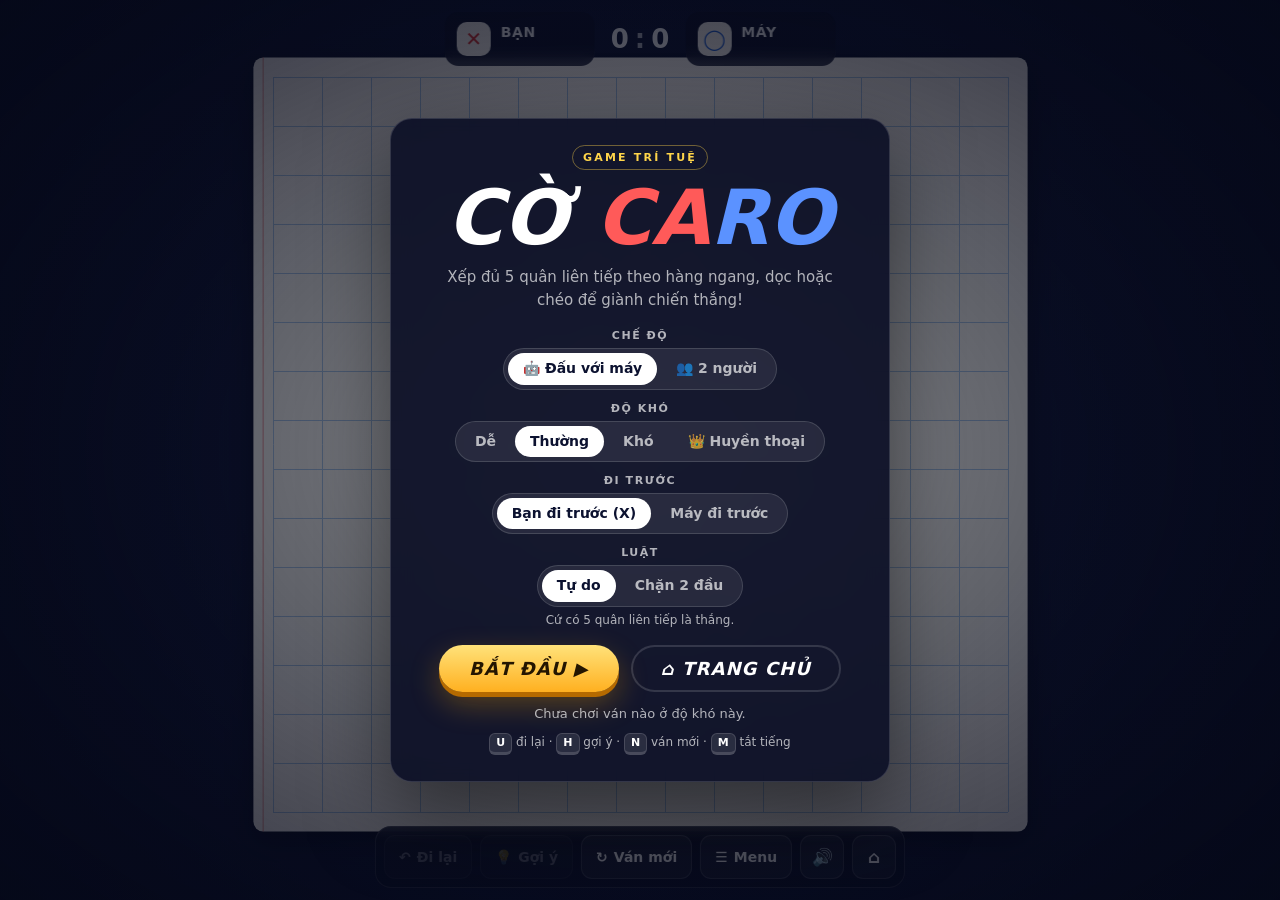
<file: games/co-caro/index.html>
<!doctype html>
<html lang="vi">
<head>
<meta charset="utf-8">
<meta name="viewport" content="width=device-width,initial-scale=1,maximum-scale=1,user-scalable=no,viewport-fit=cover">
<title>Cờ Caro</title>
<style>
:root{
  --accent:#ffd54a; --x:#e0302f; --o:#1f5fd6; --panel:rgba(12,16,38,.78); --line:rgba(255,255,255,.14); --muted:rgba(255,255,255,.68);
}
*{box-sizing:border-box;margin:0;padding:0}
html,body{height:100%;overflow:hidden;background:#090d22;color:#fff;
  font-family:system-ui,-apple-system,"Segoe UI",Roboto,"Helvetica Neue",Arial,sans-serif;
  -webkit-user-select:none;user-select:none;touch-action:none;-webkit-tap-highlight-color:transparent}
#game{position:fixed;inset:0;width:100%;height:100%;display:block}

#top{position:fixed;top:12px;left:50%;transform:translateX(-50%);display:flex;align-items:center;gap:10px;z-index:5;max-width:calc(100% - 16px)}
.pcard{display:flex;align-items:center;gap:10px;padding:8px 14px 8px 10px;border-radius:14px;background:var(--panel);border:2px solid transparent;
  min-width:150px;transition:border-color .2s,box-shadow .2s;backdrop-filter:blur(6px);-webkit-backdrop-filter:blur(6px)}
.pcard.on.x{border-color:var(--x);box-shadow:0 0 0 4px rgba(224,48,47,.2)}
.pcard.on.o{border-color:#4f8bff;box-shadow:0 0 0 4px rgba(79,139,255,.2)}
.pcard b{display:block;font-size:14px;font-weight:900;letter-spacing:.04em;white-space:nowrap}
.pcard small{display:block;font-size:12px;color:var(--muted);white-space:nowrap;min-height:15px}
.sym{width:34px;height:34px;border-radius:10px;display:grid;place-items:center;font-size:20px;font-weight:900;background:#fdfcf5;flex-shrink:0}
.sym.x{color:var(--x)} .sym.o{color:var(--o)}
.score{font-size:26px;font-weight:900;font-variant-numeric:tabular-nums;padding:0 6px;white-space:nowrap}
.score i{font-style:normal;color:var(--muted);margin:0 6px}
.dots::after{content:"";animation:dots 1.2s steps(4) infinite}
@keyframes dots{0%{content:""}25%{content:"."}50%{content:".."}75%{content:"..."}}

#bar{position:fixed;left:50%;bottom:max(12px,env(safe-area-inset-bottom));transform:translateX(-50%);display:flex;gap:8px;z-index:5;
  padding:8px;border-radius:16px;background:var(--panel);border:1px solid var(--line);backdrop-filter:blur(6px);-webkit-backdrop-filter:blur(6px)}
#bar button,#bar a{height:44px;min-width:44px;padding:0 14px;border-radius:11px;border:1px solid var(--line);background:rgba(255,255,255,.06);color:#fff;
  font:800 14px/1 system-ui,sans-serif;cursor:pointer;display:inline-flex;align-items:center;justify-content:center;gap:6px;text-decoration:none;white-space:nowrap}
#bar button:hover,#bar a:hover{background:rgba(255,255,255,.14)}
#bar button:disabled{opacity:.35;cursor:not-allowed}
#bar .ico{padding:0;width:44px;font-size:17px}

#flash{position:fixed;top:50%;left:50%;transform:translate(-50%,-50%);font-size:min(9vmin,60px);font-weight:900;font-style:italic;color:#fff;
  text-shadow:0 4px 0 rgba(0,0,0,.35),0 10px 30px rgba(0,0,0,.55);pointer-events:none;opacity:0;white-space:nowrap;z-index:6}
#flash.show{animation:flash 1.4s ease-out forwards}
@keyframes flash{0%{opacity:0;transform:translate(-50%,-50%) scale(.5)}15%{opacity:1;transform:translate(-50%,-50%) scale(1.1)}25%{transform:translate(-50%,-50%) scale(1)}80%{opacity:1}100%{opacity:0}}

.screen{position:fixed;inset:0;display:flex;align-items:center;justify-content:center;padding:16px;z-index:10;
  background:radial-gradient(ellipse at center,rgba(5,8,24,.45),rgba(5,8,24,.85))}
.screen.light{background:rgba(5,8,24,.45)}
.screen[hidden]{display:none}
.card{width:100%;max-width:500px;max-height:100%;overflow:auto;padding:26px 24px;text-align:center;background:rgba(12,16,38,.92);
  border:1px solid var(--line);border-radius:22px;box-shadow:0 30px 80px rgba(0,0,0,.5);backdrop-filter:blur(10px);-webkit-backdrop-filter:blur(10px)}
.card.small{max-width:380px}
.tag{display:inline-block;font-size:11px;font-weight:900;letter-spacing:.2em;color:var(--accent);border:1px solid rgba(255,213,74,.4);padding:5px 10px;border-radius:99px;margin-bottom:12px}
h1{font-size:clamp(46px,11vw,76px);line-height:.95;font-weight:900;font-style:italic;margin-bottom:12px}
h1 .x{color:#ff5a59} h1 .o{color:#5b92ff}
h2{font-size:clamp(30px,7vw,44px);font-weight:900;font-style:italic;margin-bottom:6px}
.emoji{font-size:54px;line-height:1;margin-bottom:6px}
.sub{color:var(--muted);font-size:15px;line-height:1.5;margin:0 auto 18px;max-width:400px}
.opt{margin-bottom:12px}
.opt[hidden]{display:none}
.opt .lbl{display:block;font-size:11px;font-weight:900;letter-spacing:.14em;color:var(--muted);margin-bottom:6px}
.opt .note{display:block;font-size:12px;color:var(--muted);margin-top:6px}
.seg{display:inline-flex;flex-wrap:wrap;justify-content:center;padding:4px;border-radius:999px;background:rgba(255,255,255,.08);border:1px solid var(--line);gap:4px}
.seg button{padding:8px 15px;border-radius:999px;font:800 14px/1.1 system-ui,sans-serif;color:var(--muted);background:none;border:0;cursor:pointer}
.seg button:hover{color:#fff}
.seg button.on{background:#fff;color:#0c1230}
.btn{display:inline-block;border:0;cursor:pointer;font:inherit;font-size:18px;font-weight:900;font-style:italic;letter-spacing:.06em;color:#241500;
  padding:13px 30px;border-radius:999px;background:linear-gradient(180deg,#ffe27a,#ffb020);box-shadow:0 5px 0 #b56a00,0 12px 30px rgba(255,170,0,.3);
  transition:transform .08s,box-shadow .08s;margin-top:6px}
.btn:hover{filter:brightness(1.06)}
.btn:active{transform:translateY(4px);box-shadow:0 1px 0 #b56a00}
.btn.ghost{background:transparent;color:#fff;box-shadow:inset 0 0 0 2px var(--line)}
.btn.ghost:active{transform:translateY(2px)}
.btns{display:flex;gap:12px;justify-content:center;flex-wrap:wrap}
.record{margin-top:14px;font-size:13px;color:var(--muted)}
.record b{color:var(--accent)}
.keys{margin-top:12px;font-size:12px;color:var(--muted)}
body.touch .keys{display:none}
kbd{display:inline-block;min-width:22px;padding:2px 6px;border-radius:6px;background:rgba(255,255,255,.1);border:1px solid var(--line);border-bottom-width:3px;color:#fff;font:700 11px/1.3 system-ui,sans-serif}

/* Điện thoại cầm ngang: thông tin bên trái, nút bên phải, bàn cờ ở giữa */
@media (orientation:landscape) and (max-height:520px){
  #top{top:50%;left:12px;transform:translateY(-50%);flex-direction:column;align-items:stretch;gap:8px}
  .pcard{min-width:0;width:176px}
  .score{text-align:center;font-size:22px}
  #bar{left:auto;right:12px;bottom:auto;top:50%;transform:translateY(-50%);flex-direction:column;gap:6px;padding:6px}
  #bar .lbl{display:none}
  #bar button,#bar a{width:42px;height:40px;min-width:0;padding:0}
}
@media (max-height:700px){
  .card{padding:14px 20px}
  h1{font-size:36px;margin-bottom:6px}
  .tag,.sub,.keys,.opt .note{display:none}
  .opt{display:flex;align-items:center;justify-content:center;gap:10px;margin-bottom:6px}
  .opt .lbl{margin:0;min-width:56px;text-align:right}
  .seg button{padding:6px 12px;font-size:13px}
  .btn{padding:10px 26px;font-size:16px}
  .record{margin-top:8px}
  .emoji{font-size:40px}
}
@media (max-width:620px){
  .pcard{min-width:0;padding:6px 10px 6px 6px;gap:8px}
  .pcard small{display:none}
  .sym{width:28px;height:28px;font-size:16px}
  .score{font-size:20px}
  #bar .lbl{display:none}
  #bar button,#bar a{padding:0;width:44px}
}
a.btn{text-decoration:none;display:inline-block}
</style>
</head>
<body data-state="menu">
<canvas id="game"></canvas>

<div id="top">
  <div class="pcard x" id="pX"><span class="sym x">✕</span><div><b id="nX">BẠN</b><small id="sX"></small></div></div>
  <div class="score"><span id="scX">0</span><i>:</i><span id="scO">0</span></div>
  <div class="pcard o" id="pO"><span class="sym o">◯</span><div><b id="nO">MÁY</b><small id="sO"></small></div></div>
</div>

<div id="bar">
  <button data-act="undo" title="Đi lại (U)">↶ <span class="lbl">Đi lại</span></button>
  <button data-act="hint" title="Gợi ý (H)">💡 <span class="lbl">Gợi ý</span></button>
  <button data-act="new" title="Ván mới (N)">↻ <span class="lbl">Ván mới</span></button>
  <button data-act="menu" title="Menu">☰ <span class="lbl">Menu</span></button>
  <button class="ico" id="muteBtn" title="Âm thanh (M)" aria-label="Bật/tắt âm thanh">🔊</button>
  <a class="ico" id="homeBtn" href="../../index.html" target="_top" title="Về trang chủ" aria-label="Về trang chủ">⌂</a>
</div>
<div id="flash"></div>

<div class="screen" id="menu">
  <div class="card">
    <div class="tag">GAME TRÍ TUỆ</div>
    <h1>CỜ <span class="x">CA</span><span class="o">RO</span></h1>
    <p class="sub">Xếp đủ 5 quân liên tiếp theo hàng ngang, dọc hoặc chéo để giành chiến thắng!</p>
    <div class="opt"><span class="lbl">CHẾ ĐỘ</span>
      <div class="seg" data-opt="mode"><button data-v="ai">🤖 Đấu với máy</button><button data-v="pvp">👥 2 người</button></div>
    </div>
    <div class="opt" data-ai><span class="lbl">ĐỘ KHÓ</span>
      <div class="seg" data-opt="diff"><button data-v="de">Dễ</button><button data-v="thuong">Thường</button><button data-v="kho">Khó</button><button data-v="legend">👑 Huyền thoại</button></div>
    </div>
    <div class="opt" data-ai><span class="lbl">ĐI TRƯỚC</span>
      <div class="seg" data-opt="first"><button data-v="me">Bạn đi trước (X)</button><button data-v="ai">Máy đi trước</button></div>
    </div>
    <div class="opt"><span class="lbl">LUẬT</span>
      <div class="seg" data-opt="block"><button data-v="free">Tự do</button><button data-v="block">Chặn 2 đầu</button></div>
      <span class="note" id="ruleNote"></span>
    </div>
    <div class="btns"><button class="btn" data-act="start">BẮT ĐẦU ▶</button><a class="btn ghost home-link" href="../../index.html" target="_top">⌂ TRANG CHỦ</a></div>
    <div class="record" id="menuRecord"></div>
    <div class="keys"><kbd>U</kbd> đi lại · <kbd>H</kbd> gợi ý · <kbd>N</kbd> ván mới · <kbd>M</kbd> tắt tiếng</div>
  </div>
</div>

<div class="screen light" id="over" hidden>
  <div class="card small">
    <div class="emoji" id="ovEmoji">🎉</div>
    <h2 id="ovTitle">BẠN THẮNG!</h2>
    <p class="sub" id="ovSub"></p>
    <div class="btns">
      <button class="btn" data-act="new">VÁN MỚI ↻</button>
      <button class="btn ghost" data-act="view">XEM BÀN CỜ</button>
      <a class="btn ghost home-link" href="../../index.html" target="_top">⌂ TRANG CHỦ</a>
    </div>
  </div>
</div>

<script>
(() => {
'use strict';

const N = 15, X = 1, O = 2;
const el = id => document.getElementById(id);
const store = {
  get(k, d) { try { const v = localStorage.getItem(k); return v ? JSON.parse(v) : d; } catch (e) { return d; } },
  set(k, v) { try { localStorage.setItem(k, JSON.stringify(v)); } catch (e) { /* ignore */ } },
};
const DIFFS = { de: 'Dễ', thuong: 'Thường', kho: 'Khó', legend: 'Huyền thoại' };
const settings = Object.assign({ mode: 'ai', diff: 'thuong', first: 'me', block: 'free' }, store.get('caro.settings', {}));
const record = store.get('caro.record', {});
const isTouch = window.matchMedia('(pointer: coarse)').matches || 'ontouchstart' in window;
const DR = [[0, 1], [1, 0], [1, 1], [1, -1]];

// ================= State =================
const canvas = el('game'), ctx = canvas.getContext('2d');
let W = 0, H = 0, dpr = 1, cell = 30, bx = 0, by = 0, bs = 0;
let board = new Int8Array(N * N), moves = [], turn = X, state = 'menu';
let winLine = null, winner = 0, winT = 0, overTimer = 0, thinkTimer = 0;
let hover = null, pending = null, hint = null, clock = 0, hintsUsed = 0;
let session = { [X]: 0, [O]: 0, d: 0 };

const me = () => settings.first === 'me' ? X : O;
const aiSym = () => 3 - me();
const vsAI = () => settings.mode === 'ai';
const humanTurn = () => !vsAI() || turn === me();
const inB = (r, c) => r >= 0 && c >= 0 && r < N && c < N;

// ================= Sound =================
const Sound = {
  ctx: null, muted: store.get('caro.muted', false),
  init() {
    if (this.ctx) { if (this.ctx.state === 'suspended') this.ctx.resume(); return; }
    const AC = window.AudioContext || window.webkitAudioContext;
    if (!AC) return;
    try {
      const c = this.ctx = new AC();
      this.master = c.createGain(); this.master.gain.value = this.muted ? 0 : 0.8; this.master.connect(c.destination);
      const len = Math.floor(c.sampleRate * 0.2);
      this.noise = c.createBuffer(1, len, c.sampleRate);
      const d = this.noise.getChannelData(0);
      for (let i = 0; i < len; i++) d[i] = Math.random() * 2 - 1;
    } catch (e) { this.ctx = null; }
  },
  tone(f1, f2, dur, type = 'sine', vol = 0.15, delay = 0) {
    if (!this.ctx) return;
    const c = this.ctx, t = c.currentTime + delay, o = c.createOscillator(), g = c.createGain();
    o.type = type; o.frequency.setValueAtTime(f1, t); o.frequency.exponentialRampToValueAtTime(f2, t + dur);
    g.gain.setValueAtTime(vol, t); g.gain.exponentialRampToValueAtTime(0.001, t + dur);
    o.connect(g); g.connect(this.master); o.start(t); o.stop(t + dur + 0.02);
  },
  tick(high) {
    if (!this.ctx) return;
    const c = this.ctx, t = c.currentTime, s = c.createBufferSource(), fl = c.createBiquadFilter(), g = c.createGain();
    s.buffer = this.noise; fl.type = 'bandpass'; fl.frequency.value = high ? 3200 : 2200; fl.Q.value = 2;
    g.gain.setValueAtTime(0.5, t); g.gain.exponentialRampToValueAtTime(0.001, t + 0.07);
    s.connect(fl); fl.connect(g); g.connect(this.master); s.start(t); s.stop(t + 0.1);
  },
  win() { [523, 659, 784, 1047].forEach((f, i) => this.tone(f, f, i === 3 ? 0.5 : 0.14, 'square', 0.1, i * 0.12)); },
  lose() { [392, 349, 311, 262].forEach((f, i) => this.tone(f, f * 0.98, 0.28, 'triangle', 0.15, i * 0.2)); },
  hint() { this.tone(880, 1320, 0.18, 'triangle', 0.12); },
  setMuted(m) { this.muted = m; if (this.master) this.master.gain.value = m ? 0 : 0.8; store.set('caro.muted', m); },
};

// ================= Rules =================
function checkWin(r, c, who) {
  for (const [dr, dc] of DR) {
    const line = [{ r, c }];
    let rr = r + dr, cc = c + dc;
    while (inB(rr, cc) && board[rr * N + cc] === who) { line.push({ r: rr, c: cc }); rr += dr; cc += dc; }
    const end1 = inB(rr, cc) ? board[rr * N + cc] : -1;
    rr = r - dr; cc = c - dc;
    while (inB(rr, cc) && board[rr * N + cc] === who) { line.unshift({ r: rr, c: cc }); rr -= dr; cc -= dc; }
    const end2 = inB(rr, cc) ? board[rr * N + cc] : -1;
    if (line.length >= 5) {
      if (settings.block === 'block' && end1 === 3 - who && end2 === 3 - who) continue;
      return line;
    }
  }
  return null;
}

// ================= AI =================
// Mỗi hướng được mã hóa thành 9 ô (cơ số 3) quanh ô đang xét, điểm được tra theo mẫu và lưu cache.
const POW3 = [1, 3, 9, 27, 81, 243, 729, 2187, 6561];
const dirCache = new Float64Array(19683).fill(-1);
const PATTERNS = [
  ['xxxxx', 1e6],
  ['_xxxx_', 1e5],
  ['xxxx_', 1e4], ['_xxxx', 1e4], ['xxx_x', 1e4], ['x_xxx', 1e4], ['xx_xx', 1e4],
  ['_xxx__', 5e3], ['__xxx_', 5e3], ['_xx_x_', 5e3], ['_x_xx_', 5e3],
  ['xxx__', 500], ['__xxx', 500], ['xx_x_', 500], ['_x_xx', 500], ['x_xx_', 500], ['_xx_x', 500],
  ['xx__x', 400], ['x__xx', 400], ['x_x_x', 400], ['_xxx_', 450],
  ['__xx__', 300], ['_x_x__', 200], ['__x_x_', 200], ['_x__x_', 120],
  ['_xx__', 80], ['__xx_', 80], ['xx___', 50], ['___xx', 50], ['x_x__', 40], ['__x_x', 40],
  ['__x__', 10], ['_x___', 6], ['___x_', 6], ['x', 1],
];
function dirScore(code) {
  let v = dirCache[code];
  if (v >= 0) return v;
  let s = '';
  for (let k = 0; k < 9; k++) { const d = Math.floor(code / POW3[k]) % 3; s += d === 0 ? '_' : d === 1 ? 'x' : 'o'; }
  v = 0;
  for (const [p, sc] of PATTERNS) {
    if (sc <= v) continue;
    const L = p.length;
    for (let st = Math.max(0, 5 - L); st <= 4 && st + L <= 9; st++) if (s.substr(st, L) === p) { v = sc; break; }
  }
  dirCache[code] = v;
  return v;
}
function cellScore(r, c, who) {
  let total = 0, n4 = 0, n3 = 0, five = false;
  for (const [dr, dc] of DR) {
    let code = 0;
    for (let k = -4; k <= 4; k++) {
      let d;
      if (k === 0) d = 1;
      else {
        const rr = r + k * dr, cc = c + k * dc;
        if (!inB(rr, cc)) d = 2;
        else { const v = board[rr * N + cc]; d = v === 0 ? 0 : v === who ? 1 : 2; }
      }
      code += d * POW3[k + 4];
    }
    const s = dirScore(code);
    total += s;
    if (s >= 1e6) five = true; else if (s >= 1e4) n4++; else if (s >= 5e3) n3++;
  }
  if (!five) {
    if (n4 >= 2 || (n4 >= 1 && n3 >= 1)) total += 9e4;
    else if (n3 >= 2) total += 4e4;
  }
  return total;
}
const mark = new Uint8Array(N * N);
function candidates() {
  mark.fill(0);
  let stones = 0;
  for (let i = 0; i < N * N; i++) {
    if (!board[i]) continue;
    stones++;
    const r = (i / N) | 0, c = i % N;
    for (let dr = -2; dr <= 2; dr++) for (let dc = -2; dc <= 2; dc++) {
      const rr = r + dr, cc = c + dc;
      if (inB(rr, cc) && !board[rr * N + cc]) mark[rr * N + cc] = 1;
    }
  }
  if (!stones) return [{ r: 7, c: 7 }];
  const out = [];
  for (let i = 0; i < N * N; i++) if (mark[i]) out.push({ r: (i / N) | 0, c: i % N });
  return out;
}
const at = m => m.r * N + m.c;
const pick = arr => arr[Math.floor(Math.random() * arr.length)];

// Bảng băm Zobrist: mỗi thế cờ có một mã riêng để ghi nhớ kết quả đã tính
const Z1 = new Uint32Array(N * N * 2), Z2 = new Uint32Array(N * N * 2);
for (let i = 0; i < Z1.length; i++) { Z1[i] = (Math.random() * 4294967296) >>> 0; Z2[i] = (Math.random() * 4294967296) >>> 0; }
let h1 = 0, h2 = 0;
function zput(i, w) { board[i] = w; const k = (w - 1) * N * N + i; h1 = (h1 ^ Z1[k]) >>> 0; h2 = (h2 ^ Z2[k]) >>> 0; }
function zdel(i) { const k = (board[i] - 1) * N * N + i; h1 = (h1 ^ Z1[k]) >>> 0; h2 = (h2 ^ Z2[k]) >>> 0; board[i] = 0; }
function zreset() { board.fill(0); h1 = 0; h2 = 0; }
// Đặt/gỡ quân thử trong lúc tìm kiếm (luôn theo thứ tự ngăn xếp để hoàn tác được khi hết giờ)
const sstack = [];
function sPut(i, w) { zput(i, w); sstack.push(i); }
function sDel() { zdel(sstack.pop()); }
const memo = new Map();
const ABORT = {};
let deadline = Infinity;
function tick() { if (performance.now() > deadline) throw ABORT; }
function timed(ms, fn) {
  deadline = Math.min(performance.now() + ms, budgetEnd);
  try { return fn(); }
  catch (e) { if (e !== ABORT) throw e; while (sstack.length) sDel(); return null; }
  finally { deadline = Infinity; }
}
let budgetEnd = Infinity;

function wouldWin(m, who) {
  sPut(at(m), who);
  const w = checkWin(m.r, m.c, who);
  sDel();
  return !!w;
}
// Các ô trống nằm trên 4 đường đi qua ô m (trong phạm vi 4 ô)
function lineCells(r, c) {
  const out = [];
  for (const [dr, dc] of DR) for (let k = -4; k <= 4; k++) {
    if (!k) continue;
    const rr = r + k * dr, cc = c + k * dc;
    if (inB(rr, cc) && !board[rr * N + cc]) out.push({ r: rr, c: cc });
  }
  return out;
}
// Những ô mà `who` thắng ngay nhờ quân vừa đặt ở m
const winsAround = (m, who) => lineCells(m.r, m.c).filter(p => wouldWin(p, who));

// VCF: thắng bằng chuỗi "thế 4" liên tục, mỗi nước đối thủ chỉ có đúng 1 cách chặn
function vcf(who, depth) {
  if (depth <= 0) return null;
  const key = 'F' + h1 + ':' + h2 + ':' + who + ':' + depth;
  if (memo.has(key)) return memo.get(key);
  tick();
  const opp = 3 - who;
  let res = null;
  for (const m of candidates()) {
    if (cellScore(m.r, m.c, who) < 1e4) continue;
    sPut(at(m), who);
    const wins = winsAround(m, who);
    let ok = false;
    if (wins.length >= 2) ok = true;
    else if (wins.length === 1) {
      const b = wins[0];
      sPut(at(b), opp);
      ok = !winsAround(b, opp).length && !!vcf(who, depth - 1);
      sDel();
    }
    sDel();
    if (ok) { res = m; break; }
  }
  memo.set(key, res);
  return res;
}

// VCT: thắng bằng chuỗi đe dọa gồm cả "thế 3" lẫn "thế 4".
// Với thế 3, đối thủ có nhiều cách chặn (và có thể phản công bằng thế 4): phải thắng được MỌI cách.
const OPEN4 = 1e5;
function threeDefenses(m, who) {
  const T = lineCells(m.r, m.c).filter(p => cellScore(p.r, p.c, who) >= OPEN4);
  if (!T.length) return null;
  const out = [];
  for (const d of lineCells(m.r, m.c)) {
    sPut(at(d), 3 - who);
    const still = T.some(t => !board[at(t)] && cellScore(t.r, t.c, who) >= OPEN4);
    sDel();
    if (!still) out.push(d);
  }
  return out;
}
function defenderLoses(who, m, depth, ply) {
  const opp = 3 - who;
  tick();
  if (ply < 3) {
    for (const d of candidates()) {
      if (cellScore(d.r, d.c, opp) < 1e4) continue;
      sPut(at(d), opp);
      const w = winsAround(d, opp);
      let lose = true;
      if (w.length >= 2) lose = false;
      else if (w.length === 1) {
        sPut(at(w[0]), who);
        lose = defenderLoses(who, m, depth, ply + 1);
        sDel();
      }
      sDel();
      if (!lose) return false;
    }
  }
  const defs = threeDefenses(m, who);
  if (defs === null) return false; // nước m không (còn) là mối đe dọa thật

  if (!defs.length) return true;
  for (const d of defs) {
    sPut(at(d), opp);
    const sub = vct(who, depth - 1);
    sDel();
    if (!sub) return false;
  }
  return true;
}
function vct(who, depth) {
  const key = 'T' + h1 + ':' + h2 + ':' + who + ':' + depth;
  if (memo.has(key)) return memo.get(key);
  tick();
  const opp = 3 - who;
  const cands = candidates();
  let res = cands.find(m => wouldWin(m, who)) || null;
  if (!res && !cands.some(m => wouldWin(m, opp))) {
    res = vcf(who, 10);
    if (!res && depth > 0) {
      const threats = cands.map(m => ({ m, s: cellScore(m.r, m.c, who) })).filter(x => x.s >= 5e3)
        .sort((a, b) => b.s - a.s).slice(0, 10);
      for (const { m } of threats) {
        sPut(at(m), who);
        let ok = false;
        const wins = winsAround(m, who);
        if (wins.length >= 2) ok = true;
        else if (wins.length === 1) {
          const b = wins[0];
          sPut(at(b), opp);
          ok = !winsAround(b, opp).length && !!vct(who, depth - 1);
          sDel();
        } else if (!vcf(opp, 8)) ok = defenderLoses(who, m, depth, 0);
        sDel();
        if (ok) { res = m; break; }
      }
    }
  }
  memo.set(key, res);
  return res;
}

// Huyền thoại: tìm chuỗi thắng sâu, phá chuỗi thắng của đối thủ, đi nước gài thế
const LEGEND = { budget: 3200, atk: 4, atkMs: 900, def: 5, defMs: 900, safeMs: 1300 };
function legendMove(who, scored) {
  const opp = 3 - who;
  memo.clear();
  budgetEnd = performance.now() + LEGEND.budget;
  try {
    let m = timed(500, () => vcf(who, 14));
    if (m) return m;
    const oppVcf = timed(300, () => vcf(opp, 12));
    if (oppVcf) {
      const safe = timed(700, () => scored.slice(0, 16).find(s => { sPut(at(s), who); const t = vcf(opp, 12); sDel(); return !t; }));
      return safe || scored.find(s => s.r === oppVcf.r && s.c === oppVcf.c) || scored[0];
    }
    m = timed(LEGEND.atkMs, () => vct(who, LEGEND.atk));
    if (m) return m;
    const oppVct = timed(LEGEND.defMs, () => vct(opp, LEGEND.def));
    if (oppVct) {
      const safe = timed(LEGEND.safeMs, () => scored.slice(0, 14).find(s => { sPut(at(s), who); const t = vct(opp, LEGEND.def); sDel(); return !t; }));
      if (safe) return safe;
      const direct = scored.find(s => s.r === oppVct.r && s.c === oppVct.c);
      if (direct) return direct;
    }
    const setup = timed(600, () => scored.slice(0, 8).find(s => {
      sPut(at(s), who);
      const t = !vcf(opp, 10) && vct(who, 2);
      sDel();
      return !!t;
    }));
    return setup || scored[0];
  } finally {
    budgetEnd = Infinity;
  }
}

function aiMove(who, level) {
  const opp = 3 - who;
  const cands = candidates();
  if (cands.length === 1 && !moves.length) return cands[0];
  if (moves.length === 1) {
    const m = moves[0], opts = [[1, 1], [1, -1], [-1, 1], [-1, -1], [0, 1], [1, 0]].map(([a, b]) => ({ r: m.r + a, c: m.c + b })).filter(p => inB(p.r, p.c));
    return pick(opts);
  }
  for (const m of cands) if (wouldWin(m, who)) return m;
  const block = cands.filter(m => wouldWin(m, opp));
  if (block.length && (level !== 'de' || Math.random() < 0.75)) return block[0];

  const scored = cands.map(m => ({ ...m, att: cellScore(m.r, m.c, who), def: cellScore(m.r, m.c, opp) }));
  if (level === 'de') {
    if (Math.random() < 0.15) return pick(scored);
    scored.forEach(m => { m.k = m.att + m.def * 0.5; });
    scored.sort((a, b) => b.k - a.k);
    return pick(scored.slice(0, 4));
  }
  if (level === 'thuong') {
    scored.forEach(m => { m.k = m.att + m.def * 0.95; });
    scored.sort((a, b) => b.k - a.k);
    const best = scored[0].k;
    return pick(scored.filter(m => m.k >= best * 0.97));
  }
  // Khó: ưu tiên tấn công, tự tìm chuỗi thắng và phá chuỗi thắng của đối thủ
  scored.forEach(m => { m.k = m.att + m.def * 0.7; });
  scored.sort((a, b) => b.k - a.k);
  if (level === 'legend') return legendMove(who, scored);
  memo.clear();
  const attack = vcf(who, 8);
  if (attack) return attack;
  if (vcf(opp, 6)) {
    const safe = scored.slice(0, 14).find(m => {
      sPut(at(m), who);
      const threat = vcf(opp, 6);
      sDel();
      return !threat;
    });
    if (safe) return safe;
  }
  return scored[0];
}

// ================= Game flow =================
function newGame() {
  clearTimeout(thinkTimer); clearTimeout(overTimer);
  zreset(); moves = []; turn = X; winLine = null; winner = 0; hint = null; pending = null; hintsUsed = 0;
  el('over').hidden = true;
  setState('play');
  updateHud();
  if (vsAI() && turn === aiSym()) aiTurn();
}

function place(r, c) {
  if (state !== 'play' || !inB(r, c) || board[r * N + c]) return;
  zput(r * N + c, turn);
  moves.push({ r, c, who: turn, t: 0, seed: Math.random() });
  Sound.tick(turn === X);
  hint = null; pending = null;
  const line = checkWin(r, c, turn);
  if (line) { winLine = line; winner = turn; winT = 0; endGame(); return; }
  if (moves.length === N * N) { winner = 0; endGame(); return; }
  turn = 3 - turn;
  updateHud();
  if (vsAI() && turn === aiSym()) aiTurn();
}

function aiTurn() {
  setState('thinking'); updateHud();
  const started = performance.now();
  thinkTimer = setTimeout(() => {
    const m = aiMove(turn, settings.diff);
    const wait = Math.max(0, 450 - (performance.now() - started));
    thinkTimer = setTimeout(() => { setState('play'); place(m.r, m.c); }, wait);
  }, 60);
}

function endGame() {
  setState('over');
  let title, emoji, sub;
  if (winner) session[winner]++; else session.d++;
  if (vsAI()) {
    const rec = record[settings.diff] || { w: 0, l: 0, d: 0 };
    if (!winner) rec.d++; else if (winner === me()) rec.w++; else rec.l++;
    record[settings.diff] = rec; store.set('caro.record', record);
    if (!winner) { title = 'HÒA CỜ!'; emoji = '🤝'; }
    else if (winner === me()) { title = 'BẠN THẮNG!'; emoji = '🎉'; Sound.win(); }
    else { title = 'MÁY THẮNG!'; emoji = '🤖'; Sound.lose(); }
    sub = `Sau ${moves.length} nước · Độ khó ${DIFFS[settings.diff]} · Thành tích: ${rec.w} thắng, ${rec.l} thua, ${rec.d} hòa`;
  } else {
    title = !winner ? 'HÒA CỜ!' : winner === X ? 'NGƯỜI 1 (X) THẮNG!' : 'NGƯỜI 2 (O) THẮNG!';
    emoji = winner ? '🏆' : '🤝';
    if (winner) Sound.win();
    sub = `Sau ${moves.length} nước · Tỉ số ${session[X]} : ${session[O]}`;
  }
  el('ovTitle').textContent = title; el('ovEmoji').textContent = emoji; el('ovSub').textContent = sub;
  updateHud();
  overTimer = setTimeout(() => { el('over').hidden = false; }, winner ? 1100 : 400);
}

function undo() {
  if (state === 'thinking' || state === 'menu' || !moves.length) return;
  clearTimeout(overTimer);
  if (state === 'over') {
    if (winner) session[winner]--; else session.d--;
    winLine = null; winner = 0; el('over').hidden = true; setState('play');
  }
  do {
    const m = moves.pop();
    zdel(m.r * N + m.c);
    turn = m.who;
  } while (vsAI() && moves.length && turn !== me());
  hint = null; pending = null;
  updateHud();
  if (vsAI() && turn === aiSym()) aiTurn();
}

function showHint() {
  if (state !== 'play' || !humanTurn()) return;
  const m = aiMove(turn, 'thuong');
  hint = { r: m.r, c: m.c, t: 0 }; hintsUsed++;
  Sound.hint();
}

// ================= Render =================
function resize() {
  dpr = Math.min(window.devicePixelRatio || 1, 2);
  W = canvas.width = Math.round(window.innerWidth * dpr);
  H = canvas.height = Math.round(window.innerHeight * dpr);
  const side = window.matchMedia('(orientation: landscape) and (max-height: 520px)').matches;
  const top = (side ? 14 : 72) * dpr, bottom = (side ? 14 : 84) * dpr;
  const left = (side ? 204 : 10) * dpr, right = (side ? 70 : 10) * dpr;
  const avail = Math.min(W - left - right, H - top - bottom);
  cell = Math.max(14 * dpr, Math.floor(avail / N));
  bs = cell * N;
  bx = Math.round(left + Math.max(0, (W - left - right - bs) / 2));
  by = Math.round(top + Math.max(0, (H - top - bottom - bs) / 2));
}
function rr(x, y, w, h, r) {
  ctx.beginPath(); ctx.moveTo(x + r, y);
  ctx.arcTo(x + w, y, x + w, y + h, r); ctx.arcTo(x + w, y + h, x, y + h, r);
  ctx.arcTo(x, y + h, x, y, r); ctx.arcTo(x, y, x + w, y, r); ctx.closePath();
}
const center = (r, c) => ({ x: bx + (c + 0.5) * cell, y: by + (r + 0.5) * cell });
function fillCell(r, c, color) { ctx.fillStyle = color; ctx.fillRect(bx + c * cell + 1, by + r * cell + 1, cell - 1, cell - 1); }

// Mỗi quân được vẽ trong save/restore riêng và đặt màu ngay trước khi vẽ nét,
// tránh lỗi Safari iOS vẽ quân O mới nhất bằng màu của quân X.
const X_COLOR = '#e0302f', O_COLOR = '#1f5fd6';
function strokeLine(x1, y1, x2, y2, color) {
  ctx.beginPath(); ctx.moveTo(x1, y1); ctx.lineTo(x2, y2);
  ctx.strokeStyle = color; ctx.stroke();
}
function drawX(x, y, p, seed, alpha = 1) {
  const s = cell * 0.3, j = k => (Math.sin(seed * 99 + k) * 0.08) * s;
  ctx.save();
  ctx.globalAlpha = alpha; ctx.lineWidth = Math.max(2, cell * 0.11); ctx.lineCap = 'round';
  const p1 = Math.min(1, p * 2), p2 = Math.max(0, p * 2 - 1);
  const ax = x - s + j(1), ay = y - s + j(2), bx2 = x + s + j(3), by2 = y + s + j(4);
  strokeLine(ax, ay, ax + (bx2 - ax) * p1, ay + (by2 - ay) * p1, X_COLOR);
  if (p2 > 0) {
    const cx = x + s + j(5), cy = y - s + j(6), dx = x - s + j(7), dy = y + s + j(8);
    strokeLine(cx, cy, cx + (dx - cx) * p2, cy + (dy - cy) * p2, X_COLOR);
  }
  ctx.restore();
}
function drawO(x, y, p, seed, alpha = 1) {
  const r = cell * 0.3, a0 = -Math.PI / 2 + (seed - 0.5) * 1.2;
  ctx.save();
  ctx.globalAlpha = alpha; ctx.lineWidth = Math.max(2, cell * 0.1); ctx.lineCap = 'round';
  // Vòng tròn chính (tối đa đúng 360°) + một nét nhỏ vượt qua điểm đầu cho giống viết tay
  ctx.beginPath(); ctx.arc(x, y, r, a0, a0 + Math.PI * 2 * Math.min(1, p));
  ctx.strokeStyle = O_COLOR; ctx.stroke();
  if (p >= 1) {
    ctx.beginPath(); ctx.arc(x, y, r * 1.04, a0, a0 + 0.25);
    ctx.strokeStyle = O_COLOR; ctx.stroke();
  }
  ctx.restore();
}
const drawMark = (who, x, y, p, seed, a) => who === X ? drawX(x, y, p, seed, a) : drawO(x, y, p, seed, a);

function render(dt) {
  const bg = ctx.createRadialGradient(W / 2, H / 2, 0, W / 2, H / 2, Math.max(W, H) * 0.7);
  bg.addColorStop(0, '#16204a'); bg.addColorStop(1, '#070a1c');
  ctx.fillStyle = bg; ctx.fillRect(0, 0, W, H);

  const pad = Math.max(8, cell * 0.4);
  ctx.save();
  ctx.shadowColor = 'rgba(0,0,0,.5)'; ctx.shadowBlur = 30 * dpr; ctx.shadowOffsetY = 10 * dpr;
  ctx.fillStyle = '#fdfcf5'; rr(bx - pad, by - pad, bs + pad * 2, bs + pad * 2, 10 * dpr); ctx.fill();
  ctx.restore();
  ctx.strokeStyle = 'rgba(220,60,60,.35)'; ctx.lineWidth = 1.5 * dpr;
  ctx.beginPath(); ctx.moveTo(bx - pad * 0.5, by - pad); ctx.lineTo(bx - pad * 0.5, by + bs + pad); ctx.stroke();

  // highlights
  const last = moves[moves.length - 1];
  if (last && !winLine) fillCell(last.r, last.c, 'rgba(255,214,0,.3)');
  if (winLine) {
    const col = winner === X ? 'rgba(224,48,47,.16)' : 'rgba(31,95,214,.16)';
    for (const p of winLine) fillCell(p.r, p.c, col);
  }

  // grid
  ctx.lineWidth = Math.max(1, dpr);
  ctx.beginPath();
  for (let i = 0; i <= N; i++) {
    const x = Math.round(bx + i * cell) + 0.5, y = Math.round(by + i * cell) + 0.5;
    ctx.moveTo(x, by); ctx.lineTo(x, by + bs);
    ctx.moveTo(bx, y); ctx.lineTo(bx + bs, y);
  }
  ctx.strokeStyle = '#a9c8e8'; ctx.stroke();

  // marks
  for (const m of moves) {
    m.t = Math.min(1, m.t + dt / 0.22);
    const c = center(m.r, m.c);
    drawMark(m.who, c.x, c.y, m.t, m.seed, 1);
  }

  // hint
  if (hint) {
    hint.t += dt;
    const c = center(hint.r, hint.c), k = 1 + Math.sin(clock * 8) * 0.08;
    ctx.lineWidth = Math.max(2, cell * 0.08);
    ctx.beginPath(); ctx.arc(c.x, c.y, cell * 0.42 * k, 0, Math.PI * 2);
    ctx.strokeStyle = '#22c55e'; ctx.stroke();
    drawMark(turn, c.x, c.y, 1, 0.5, 0.35);
    if (hint.t > 3) hint = null;
  }

  // ghost
  const ghost = pending || (!isTouch && hover);
  if (ghost && state === 'play' && humanTurn() && !board[ghost.r * N + ghost.c]) {
    const c = center(ghost.r, ghost.c);
    drawMark(turn, c.x, c.y, 1, 0.5, pending ? 0.6 : 0.3);
    if (pending) { ctx.strokeStyle = 'rgba(0,0,0,.25)'; ctx.lineWidth = dpr; ctx.strokeRect(bx + ghost.c * cell + 2, by + ghost.r * cell + 2, cell - 4, cell - 4); }
  }

  // win line
  if (winLine) {
    winT = Math.min(1, winT + dt / 0.5);
    const a = center(winLine[0].r, winLine[0].c), b = center(winLine[winLine.length - 1].r, winLine[winLine.length - 1].c);
    const ext = 0.35, dx = b.x - a.x, dy = b.y - a.y, len = Math.hypot(dx, dy) || 1;
    const sx = a.x - dx / len * cell * ext, sy = a.y - dy / len * cell * ext;
    const ex = b.x + dx / len * cell * ext, ey = b.y + dy / len * cell * ext;
    ctx.lineWidth = Math.max(3, cell * 0.13); ctx.lineCap = 'round';
    ctx.beginPath(); ctx.moveTo(sx, sy); ctx.lineTo(sx + (ex - sx) * winT, sy + (ey - sy) * winT);
    ctx.strokeStyle = winner === X ? 'rgba(224,48,47,.85)' : 'rgba(31,95,214,.85)'; ctx.stroke();
  }
}

// ================= UI =================
function setState(s) { state = s; document.body.dataset.state = s; }
function flash(text) { const f = el('flash'); f.textContent = text; f.className = ''; void f.offsetWidth; f.className = 'show'; }
function updateHud() {
  const ai = vsAI();
  el('nX').textContent = ai ? (me() === X ? 'BẠN' : 'MÁY') : 'NGƯỜI 1';
  el('nO').textContent = ai ? (me() === O ? 'BẠN' : 'MÁY') : 'NGƯỜI 2';
  el('scX').textContent = session[X]; el('scO').textContent = session[O];
  for (const who of [X, O]) {
    const card = el(who === X ? 'pX' : 'pO'), s = el(who === X ? 'sX' : 'sO');
    const active = (state === 'play' || state === 'thinking') && turn === who;
    card.classList.toggle('on', active);
    const isAI = ai && who === aiSym();
    s.classList.toggle('dots', active && isAI && state === 'thinking');
    s.textContent = state === 'over' ? (winner === who ? 'Thắng ván này 🏆' : '')
      : active ? (isAI ? 'Đang suy nghĩ' : (ai ? 'Lượt của bạn' : 'Đến lượt')) : '';
  }
  const btnUndo = document.querySelector('#bar [data-act="undo"]'), btnHint = document.querySelector('#bar [data-act="hint"]');
  btnUndo.disabled = !moves.length || state === 'thinking';
  btnHint.disabled = state !== 'play' || !humanTurn();
}
function syncOptions() {
  document.querySelectorAll('.seg').forEach(seg => {
    const key = seg.dataset.opt;
    seg.querySelectorAll('button').forEach(b => b.classList.toggle('on', b.dataset.v === settings[key]));
  });
  document.querySelectorAll('[data-ai]').forEach(o => { o.hidden = !vsAI(); });
  el('ruleNote').textContent = settings.block === 'block'
    ? 'Dãy 5 quân bị đối phương chặn cả 2 đầu sẽ không được tính thắng.'
    : 'Cứ có 5 quân liên tiếp là thắng.';
  const r = record[settings.diff];
  el('menuRecord').innerHTML = vsAI()
    ? (r ? `Thành tích (${DIFFS[settings.diff]}): <b>${r.w} thắng</b> · ${r.l} thua · ${r.d} hòa` : 'Chưa chơi ván nào ở độ khó này.')
    : 'Hai người chơi lần lượt trên cùng một máy.';
}
function startFromMenu() {
  Sound.init();
  session = { [X]: 0, [O]: 0, d: 0 };
  el('menu').hidden = true;
  newGame();
}
function toMenu() {
  clearTimeout(thinkTimer); clearTimeout(overTimer);
  el('over').hidden = true;
  setState('menu'); syncOptions(); el('menu').hidden = false; updateHud();
}
function toggleMute() { Sound.setMuted(!Sound.muted); el('muteBtn').textContent = Sound.muted ? '🔇' : '🔊'; }

// ================= Input =================
function cellAt(e) {
  const rect = canvas.getBoundingClientRect();
  const x = (e.clientX - rect.left) * dpr, y = (e.clientY - rect.top) * dpr;
  const c = Math.floor((x - bx) / cell), r = Math.floor((y - by) / cell);
  return inB(r, c) ? { r, c } : null;
}
canvas.addEventListener('pointermove', e => { if (e.pointerType === 'mouse') hover = cellAt(e); });
canvas.addEventListener('pointerleave', () => { hover = null; });
canvas.addEventListener('pointerdown', e => {
  Sound.init();
  if (state !== 'play' || !humanTurn()) return;
  const p = cellAt(e);
  if (!p || board[p.r * N + p.c]) { pending = null; return; }
  if (e.pointerType === 'mouse') { place(p.r, p.c); return; }
  // Trên màn hình cảm ứng: chạm lần 1 để chọn, chạm lần 2 để đặt quân
  if (pending && pending.r === p.r && pending.c === p.c) place(p.r, p.c);
  else pending = p;
});

document.addEventListener('click', e => {
  const seg = e.target.closest('.seg button');
  if (seg) { settings[seg.parentElement.dataset.opt] = seg.dataset.v; store.set('caro.settings', settings); syncOptions(); return; }
  const b = e.target.closest('[data-act]');
  if (!b) return;
  b.blur();
  const a = b.dataset.act;
  if (a === 'start') startFromMenu();
  else if (a === 'new') { Sound.init(); newGame(); }
  else if (a === 'undo') undo();
  else if (a === 'hint') showHint();
  else if (a === 'menu') toMenu();
  else if (a === 'view') el('over').hidden = true;
});
el('muteBtn').addEventListener('click', e => { e.currentTarget.blur(); toggleMute(); });
document.addEventListener('keydown', e => {
  if (e.repeat) return;
  if (e.code === 'KeyU' || ((e.ctrlKey || e.metaKey) && e.code === 'KeyZ')) { e.preventDefault(); undo(); }
  else if (e.code === 'KeyH') showHint();
  else if (e.code === 'KeyN' && state !== 'menu') newGame();
  else if (e.code === 'KeyM') toggleMute();
  else if (e.code === 'Enter' && state === 'menu') startFromMenu();
});
window.addEventListener('resize', resize);

if (isTouch) document.body.classList.add('touch');
if (window.top !== window.self) document.body.classList.add('embedded');
if (Sound.muted) el('muteBtn').textContent = '🔇';

// ================= Loop =================
let last = performance.now();
function frame(now) {
  const dt = Math.min(0.1, (now - last) / 1000);
  last = now; clock += dt;
  render(dt);
  requestAnimationFrame(frame);
}
resize();
syncOptions();
updateHud();
setState('menu');
requestAnimationFrame(frame);
})();
</script>
</body>
</html>
</file>
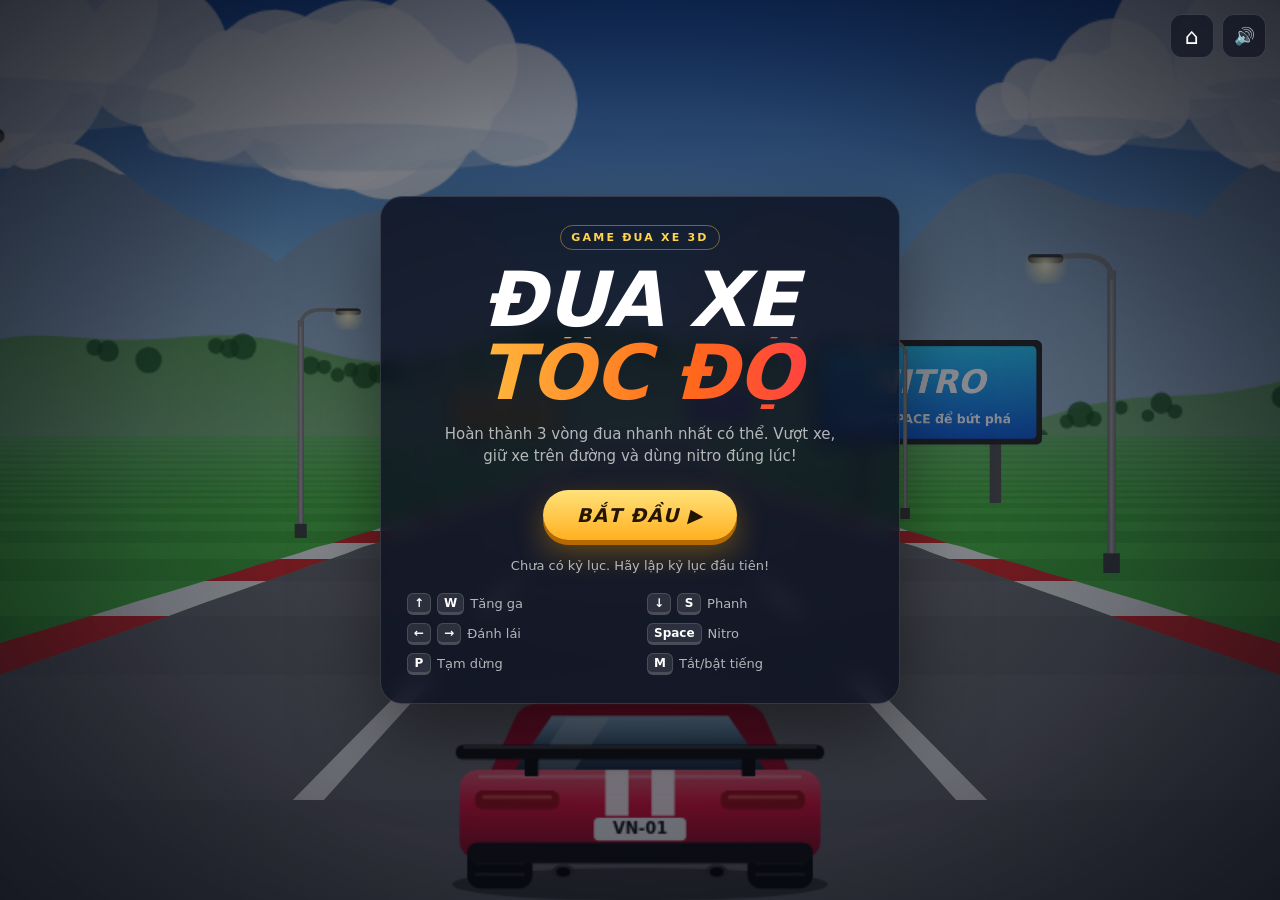
<file: games/dua-xe/index.html>
<!doctype html>
<html lang="vi">
<head>
<meta charset="utf-8">
<meta name="viewport" content="width=device-width,initial-scale=1,maximum-scale=1,user-scalable=no,viewport-fit=cover">
<title>Đua Xe Tốc Độ</title>
<style>
:root{
  --accent:#ffd54a; --accent2:#ff9f1a; --cyan:#3fd8ff; --good:#5dff7a;
  --panel:rgba(10,14,28,.62); --line:rgba(255,255,255,.14); --text:#fff; --muted:rgba(255,255,255,.68);
}
*{box-sizing:border-box;margin:0;padding:0}
html,body{height:100%;overflow:hidden;background:#0b0f1a;color:var(--text);
  font-family:system-ui,-apple-system,"Segoe UI",Roboto,"Helvetica Neue",Arial,sans-serif;
  -webkit-user-select:none;user-select:none;touch-action:none;-webkit-tap-highlight-color:transparent}
#game{position:fixed;inset:0;width:100%;height:100%;display:block}
#vignette{position:fixed;inset:0;pointer-events:none;background:radial-gradient(ellipse at 50% 55%,transparent 55%,rgba(0,0,0,.38) 100%)}
#hit{position:fixed;inset:0;pointer-events:none;box-shadow:inset 0 0 18vmin rgba(255,30,30,.85);opacity:0;transition:opacity .4s}
#hit.on{opacity:1;transition:none}

.hud-el{opacity:0;pointer-events:none;transition:opacity .3s}
body.ingame .hud-el{opacity:1}
#hud{position:fixed;top:14px;left:14px;display:grid;grid-template-columns:repeat(2,auto);gap:8px 18px;padding:12px 16px;
  background:var(--panel);border:1px solid var(--line);border-radius:14px;backdrop-filter:blur(6px);-webkit-backdrop-filter:blur(6px)}
.stat .lbl{display:block;font-size:10px;font-weight:800;letter-spacing:.14em;color:var(--muted)}
.stat .val{display:block;font-size:20px;font-weight:900;font-style:italic;font-variant-numeric:tabular-nums;line-height:1.15}
.stat .val.small{font-size:15px}
#progress{position:fixed;top:18px;left:50%;transform:translateX(-50%);width:min(34vw,340px)}
#progress .bar{height:8px;border-radius:99px;background:rgba(0,0,0,.45);border:1px solid var(--line);overflow:hidden}
#progfill{height:100%;transform-origin:left;transform:scaleX(0);background:linear-gradient(90deg,var(--accent2),var(--accent))}
#progress .lbl{text-align:center;font-size:10px;font-weight:800;letter-spacing:.14em;color:#fff;margin-top:5px;text-shadow:0 1px 3px #000}

#speedo{position:fixed;right:16px;bottom:16px;width:168px;padding:10px 12px 12px;background:var(--panel);border:1px solid var(--line);
  border-radius:18px;backdrop-filter:blur(6px);-webkit-backdrop-filter:blur(6px)}
.gauge{position:relative;width:144px;height:120px;margin:0 auto}
.gauge svg{width:144px;height:144px;position:absolute;top:0;left:0}
.gauge circle{fill:none;stroke-width:10;stroke-linecap:round}
.gauge .track{stroke:rgba(255,255,255,.12)}
.gauge .arc{stroke:var(--accent);transition:stroke .2s}
#speedo.boost .gauge .arc{stroke:var(--cyan)}
.gauge .num{position:absolute;left:0;right:0;top:42px;text-align:center;font-size:42px;font-weight:900;font-style:italic;font-variant-numeric:tabular-nums;line-height:1}
.gauge .unit{position:absolute;left:0;right:0;top:88px;text-align:center;font-size:11px;font-weight:800;letter-spacing:.14em;color:var(--muted)}
.nitro{display:flex;align-items:center;gap:8px}
.nitro .lbl{font-size:10px;font-weight:900;letter-spacing:.12em;color:var(--cyan)}
.nitro .bar{flex:1;height:8px;border-radius:99px;background:rgba(0,0,0,.5);overflow:hidden;border:1px solid var(--line)}
#nitrofill{height:100%;transform-origin:left;background:linear-gradient(90deg,#1e7bff,var(--cyan))}

#topbtns{position:fixed;top:14px;right:14px;display:flex;gap:8px;z-index:20}
.iconbtn{width:44px;height:44px;border-radius:12px;border:1px solid var(--line);background:var(--panel);color:#fff;font-size:17px;cursor:pointer;
  backdrop-filter:blur(6px);-webkit-backdrop-filter:blur(6px)}
.iconbtn:hover{background:rgba(30,36,60,.85)}
a.iconbtn{display:grid;place-items:center;text-decoration:none;font-size:22px}
#pauseBtn{display:none}
body.ingame #pauseBtn{display:block}

#count{position:fixed;top:42%;left:50%;transform:translate(-50%,-50%);font-size:min(30vmin,220px);font-weight:900;font-style:italic;color:var(--accent);
  text-shadow:0 6px 0 #a35b00,0 12px 40px rgba(0,0,0,.5);pointer-events:none;opacity:0;white-space:nowrap}
#count.pop{animation:pop .9s ease-out forwards}
#count.go{color:var(--good);text-shadow:0 6px 0 #138a2a,0 12px 40px rgba(0,0,0,.5);font-size:min(15vmin,130px)}
@keyframes pop{0%{opacity:0;transform:translate(-50%,-50%) scale(1.8)}20%{opacity:1;transform:translate(-50%,-50%) scale(1)}75%{opacity:1}100%{opacity:0;transform:translate(-50%,-50%) scale(.85)}}
#flash{position:fixed;top:30%;left:50%;transform:translate(-50%,-50%);font-size:min(7vmin,52px);font-weight:900;font-style:italic;letter-spacing:.04em;color:#fff;
  text-shadow:0 3px 0 rgba(0,0,0,.4),0 6px 24px rgba(0,0,0,.5);pointer-events:none;opacity:0;white-space:nowrap}
#flash.show{animation:flash 1.5s ease-out forwards}
#flash.warn{color:#ff5b5b}
#flash.good{color:var(--accent)}
@keyframes flash{0%{opacity:0;transform:translate(-50%,-50%) scale(.6)}12%{opacity:1;transform:translate(-50%,-50%) scale(1.1)}22%{transform:translate(-50%,-50%) scale(1)}80%{opacity:1}100%{opacity:0;transform:translate(-50%,-62%) scale(1)}}

.screen{position:fixed;inset:0;display:flex;align-items:center;justify-content:center;padding:16px;z-index:10;
  background:radial-gradient(ellipse at center,rgba(5,8,20,.3),rgba(5,8,20,.75))}
.screen[hidden]{display:none}
.card{width:100%;max-width:520px;max-height:100%;overflow:auto;padding:28px 26px;text-align:center;background:rgba(12,16,32,.82);
  border:1px solid var(--line);border-radius:22px;box-shadow:0 30px 80px rgba(0,0,0,.5);backdrop-filter:blur(10px);-webkit-backdrop-filter:blur(10px)}
.tag{display:inline-block;font-size:11px;font-weight:900;letter-spacing:.2em;color:var(--accent);border:1px solid rgba(255,213,74,.4);padding:5px 10px;border-radius:99px;margin-bottom:14px}
h1{font-size:clamp(44px,11vw,76px);line-height:.95;font-weight:900;font-style:italic;letter-spacing:-.01em;margin-bottom:14px}
h1 .l1{display:block}
h1 .l2{display:block;background:linear-gradient(90deg,#ffd54a,#ff6a1a 60%,#ff2d55);-webkit-background-clip:text;background-clip:text;color:transparent;padding:0 .08em}
h2{font-size:clamp(34px,8vw,52px);font-weight:900;font-style:italic;margin-bottom:4px}
.sub{color:var(--muted);font-size:15px;line-height:1.5;margin:0 auto 22px;max-width:400px}
.btn{display:inline-block;border:0;cursor:pointer;font:inherit;font-size:19px;font-weight:900;font-style:italic;letter-spacing:.06em;color:#241500;
  padding:14px 34px;border-radius:999px;background:linear-gradient(180deg,#ffe27a,#ffb020);box-shadow:0 5px 0 #b56a00,0 12px 30px rgba(255,170,0,.35);
  transition:transform .08s,box-shadow .08s}
.btn:hover{filter:brightness(1.06)}
.btn:active{transform:translateY(4px);box-shadow:0 1px 0 #b56a00,0 6px 18px rgba(255,170,0,.3)}
.btn.ghost{background:transparent;color:#fff;box-shadow:inset 0 0 0 2px var(--line)}
.btn.ghost:active{transform:translateY(2px)}
.btns{display:flex;gap:12px;justify-content:center;flex-wrap:wrap}
.record{margin-top:18px;font-size:13px;color:var(--muted)}
.record b{color:var(--accent)}
.controls{margin-top:20px;display:grid;grid-template-columns:1fr 1fr;gap:8px 14px;text-align:left;font-size:13px;color:var(--muted)}
.controls div{display:flex;align-items:center;gap:6px}
kbd{display:inline-block;min-width:24px;padding:3px 6px;border-radius:6px;background:rgba(255,255,255,.1);border:1px solid var(--line);border-bottom-width:3px;
  color:#fff;font:700 12px/1 system-ui,sans-serif;text-align:center}
.touch-hint{display:none;margin-top:18px;font-size:13px;color:var(--muted);line-height:1.5}
body.touch .controls{display:none}
body.touch .touch-hint{display:block}
.rotate-hint{display:none;margin-top:10px;font-size:13px;color:var(--accent)}
@media (orientation:portrait){body.touch .rotate-hint{display:block}}
.big-time{font-size:clamp(40px,10vw,64px);font-weight:900;font-style:italic;font-variant-numeric:tabular-nums;color:var(--accent);line-height:1.1}
.badge{display:inline-block;margin:8px 0 2px;padding:5px 12px;border-radius:99px;font-size:12px;font-weight:900;letter-spacing:.14em;
  background:linear-gradient(90deg,#ff2d55,#ff9f1a);color:#fff}
.badge[hidden]{display:none}
.laps{list-style:none;margin:16px auto;max-width:280px}
.laps li{display:flex;justify-content:space-between;padding:8px 12px;border-radius:10px;font-variant-numeric:tabular-nums}
.laps li:nth-child(odd){background:rgba(255,255,255,.05)}
.laps li.best b{color:var(--good)}
.laps li.best b::after{content:" ★"}
.stats{font-size:13px;color:var(--muted);margin-bottom:20px}

#touch{position:fixed;left:0;right:0;bottom:0;display:none;justify-content:space-between;align-items:flex-end;
  padding:0 max(14px,env(safe-area-inset-right)) max(14px,env(safe-area-inset-bottom)) max(14px,env(safe-area-inset-left));pointer-events:none}
body.touch #touch{display:flex}
#touch .grp{display:flex;gap:10px;align-items:flex-end}
.tbtn{width:74px;height:74px;border-radius:50%;border:2px solid rgba(255,255,255,.3);background:rgba(10,14,28,.5);color:#fff;
  font:900 22px/1 system-ui,sans-serif;touch-action:none;pointer-events:auto;backdrop-filter:blur(4px);-webkit-backdrop-filter:blur(4px)}
.tbtn.small{width:62px;height:62px;font-size:12px;letter-spacing:.04em}
.tbtn.gas{width:88px;height:88px;background:rgba(40,160,80,.55);font-size:18px}
.tbtn.nitro{background:rgba(30,120,255,.55)}
.tbtn.brake{background:rgba(200,40,40,.5)}
.tbtn.on{transform:scale(.92);filter:brightness(1.5)}
body.touch #speedo{bottom:auto;top:68px;right:14px;transform:scale(.72);transform-origin:top right}
@media (max-width:440px){
  #hud{top:12px;left:12px;gap:2px 12px;padding:7px 11px;border-radius:12px}
  #hud .stat:nth-child(n+3){display:none}
  .stat .lbl{font-size:9px}
  .stat .val{font-size:16px}
  #touch{padding-left:10px;padding-right:10px}
  #touch .grp{gap:6px}
  .tbtn{width:60px;height:60px;font-size:18px}
  .tbtn.small{width:50px;height:50px;font-size:10px}
  .tbtn.gas{width:70px;height:70px;font-size:16px}
}
@media (max-height:700px){
  .card{padding:16px 20px}
  h1{font-size:40px;margin-bottom:8px}
  h1 .l1,h1 .l2{display:inline}
  .tag,.sub,.touch-hint,.controls{display:none}
  body.touch .touch-hint{display:none}
  .btn{padding:11px 28px;font-size:17px}
  .record{margin-top:10px}
  .big-time{font-size:40px}
  .laps{margin:8px auto}
  .laps li{padding:4px 12px}
}
@media (max-width:760px){
  #progress{display:none}
  #hud{gap:4px 12px;padding:8px 12px}
  .stat .val{font-size:16px}
  .stat .val.small{font-size:13px}
}
a.btn{text-decoration:none;display:inline-block}
</style>
</head>
<body data-state="menu">
<canvas id="game"></canvas>
<div id="vignette"></div>
<div id="hit"></div>

<div id="hud" class="hud-el">
  <div class="stat"><span class="lbl">VÒNG</span><span class="val" id="lap">1/3</span></div>
  <div class="stat"><span class="lbl">THỜI GIAN</span><span class="val" id="time">0:00.00</span></div>
  <div class="stat"><span class="lbl">VÒNG TRƯỚC</span><span class="val small" id="last">--</span></div>
  <div class="stat"><span class="lbl">NHANH NHẤT</span><span class="val small" id="bestlap">--</span></div>
</div>

<div id="progress" class="hud-el">
  <div class="bar"><div id="progfill"></div></div>
  <div class="lbl">TIẾN ĐỘ VÒNG</div>
</div>

<div id="speedo" class="hud-el">
  <div class="gauge">
    <svg viewBox="0 0 144 144" aria-hidden="true">
      <circle class="track" cx="72" cy="72" r="60" pathLength="100" stroke-dasharray="75 100" transform="rotate(135 72 72)"/>
      <circle class="arc" id="arc" cx="72" cy="72" r="60" pathLength="100" stroke-dasharray="0 100" transform="rotate(135 72 72)"/>
    </svg>
    <div class="num" id="speed">0</div>
    <div class="unit">KM/H</div>
  </div>
  <div class="nitro"><span class="lbl">NITRO</span><div class="bar"><div id="nitrofill"></div></div></div>
</div>

<div id="topbtns">
  <a class="iconbtn" id="homeBtn" href="../../index.html" target="_top" title="Về trang chủ" aria-label="Về trang chủ">⌂</a>
  <button class="iconbtn" id="pauseBtn" title="Tạm dừng (P)" aria-label="Tạm dừng">❚❚</button>
  <button class="iconbtn" id="muteBtn" title="Âm thanh (M)" aria-label="Bật/tắt âm thanh">🔊</button>
</div>

<div id="count"></div>
<div id="flash"></div>

<div class="screen" id="menu">
  <div class="card">
    <div class="tag">GAME ĐUA XE 3D</div>
    <h1><span class="l1">ĐUA XE</span><span class="l2">TỐC ĐỘ</span></h1>
    <p class="sub">Hoàn thành 3 vòng đua nhanh nhất có thể. Vượt xe, giữ xe trên đường và dùng nitro đúng lúc!</p>
    <button class="btn" data-action="start">BẮT ĐẦU ▶</button>
    <div class="rotate-hint">↻ Xoay ngang điện thoại để chơi tốt hơn</div>
    <div class="record" id="menuRecord"></div>
    <div class="controls">
      <div><kbd>↑</kbd><kbd>W</kbd> Tăng ga</div>
      <div><kbd>↓</kbd><kbd>S</kbd> Phanh</div>
      <div><kbd>←</kbd><kbd>→</kbd> Đánh lái</div>
      <div><kbd>Space</kbd> Nitro</div>
      <div><kbd>P</kbd> Tạm dừng</div>
      <div><kbd>M</kbd> Tắt/bật tiếng</div>
    </div>
    <div class="touch-hint">Dùng ◀ ▶ bên trái để lái, <b>GA</b> / <b>PHANH</b> / <b>N2O</b> bên phải.</div>
  </div>
</div>

<div class="screen" id="pause" hidden>
  <div class="card">
    <h2>TẠM DỪNG</h2>
    <p class="sub">Nghỉ một chút rồi quay lại đường đua nhé.</p>
    <div class="btns">
      <button class="btn" data-action="resume">TIẾP TỤC</button>
      <button class="btn ghost" data-action="menu">VỀ MENU</button>
      <a class="btn ghost home-link" href="../../index.html" target="_top">⌂ TRANG CHỦ</a>
    </div>
  </div>
</div>

<div class="screen" id="finish" hidden>
  <div class="card">
    <h2>VỀ ĐÍCH! 🏁</h2>
    <div class="big-time" id="finTotal">0:00.00</div>
    <div class="badge" id="finBadge" hidden>KỶ LỤC MỚI!</div>
    <ul class="laps" id="finLaps"></ul>
    <div class="stats" id="finStats"></div>
    <div class="btns">
      <button class="btn" data-action="start">CHƠI LẠI ↻</button>
      <button class="btn ghost" data-action="menu">MENU</button>
      <a class="btn ghost home-link" href="../../index.html" target="_top">⌂ TRANG CHỦ</a>
    </div>
  </div>
</div>

<div id="touch">
  <div class="grp">
    <button class="tbtn" data-key="left" aria-label="Trái">◀</button>
    <button class="tbtn" data-key="right" aria-label="Phải">▶</button>
  </div>
  <div class="grp">
    <button class="tbtn small nitro" data-key="nitro">N2O</button>
    <button class="tbtn small brake" data-key="down">PHANH</button>
    <button class="tbtn gas" data-key="up">GA</button>
  </div>
</div>

<script>
(() => {
'use strict';

// ================= Utilities =================
const U = {
  limit: (v, min, max) => Math.max(min, Math.min(v, max)),
  increase(start, inc, max) { let r = start + inc; while (r >= max) r -= max; while (r < 0) r += max; return r; },
  accelerate: (v, a, dt) => v + a * dt,
  interpolate: (a, b, p) => a + (b - a) * p,
  easeIn: (a, b, p) => a + (b - a) * Math.pow(p, 2),
  easeInOut: (a, b, p) => a + (b - a) * ((-Math.cos(p * Math.PI) / 2) + 0.5),
  percentRemaining: (n, total) => (n % total) / total,
  exponentialFog: (d, density) => 1 / Math.pow(Math.E, d * d * density),
  randomInt: (min, max) => Math.round(min + (max - min) * Math.random()),
  randomChoice: a => a[Math.floor(Math.random() * a.length)],
  overlap(x1, w1, x2, w2, percent = 1) {
    const half = percent / 2;
    return !((x1 + w1 * half) < (x2 - w2 * half) || (x1 - w1 * half) > (x2 + w2 * half));
  },
};
const el = id => document.getElementById(id);
const fmt = t => {
  const m = Math.floor(t / 60), s = Math.floor(t % 60), cs = Math.floor((t * 100) % 100);
  return `${m}:${String(s).padStart(2, '0')}.${String(cs).padStart(2, '0')}`;
};

// ================= Config =================
const fps = 60, step = 1 / fps;
const segmentLength = 200, rumbleLength = 3, roadWidth = 2000, lanes = 3;
const fieldOfView = 100, cameraHeight = 1000, drawDistance = 300, fogDensity = 5;
const cameraDepth = 1 / Math.tan((fieldOfView / 2) * Math.PI / 180);
const playerZ = cameraHeight * cameraDepth;
const maxSpeed = segmentLength / step;
const accel = maxSpeed / 5, breaking = -maxSpeed, decel = -maxSpeed / 5;
const offRoadDecel = -maxSpeed / 2, offRoadLimit = maxSpeed / 4, centrifugal = 0.22;
const BOOST = 1.35, KMH = 240, LAPS = 3, totalCars = 120;
const FOG = '#8fbf96';

const PALETTES = [
  [{ road: '#707075', grass: '#4dbb45', rumble: '#f4f4f4', lane: '#eeeeee' }, { road: '#6a6a6f', grass: '#43ad3c', rumble: '#d92b2b' }],
  [{ road: '#6e6e72', grass: '#3d9e38', rumble: '#f4f4f4', lane: '#eeeeee' }, { road: '#68686c', grass: '#35902f', rumble: '#d92b2b' }],
  [{ road: '#727274', grass: '#6aa53c', rumble: '#f4f4f4', lane: '#eeeeee' }, { road: '#6c6c6e', grass: '#5e9834', rumble: '#d92b2b' }],
];
const CHECKER = { road: '#f2f2f2', grass: '#4dbb45', rumble: '#f2f2f2', checker: true };

// ================= Procedural sprites =================
function mk(w, h, worldW, draw, extra) {
  const c = document.createElement('canvas'); c.width = w; c.height = h;
  draw(c.getContext('2d'), w, h);
  return Object.assign({ c, w, h, worldW, hit: 0 }, extra || {});
}
function rr(g, x, y, w, h, r) {
  r = Math.min(r, w / 2, h / 2);
  g.beginPath(); g.moveTo(x + r, y);
  g.arcTo(x + w, y, x + w, y + h, r); g.arcTo(x + w, y + h, x, y + h, r);
  g.arcTo(x, y + h, x, y, r); g.arcTo(x, y, x + w, y, r); g.closePath();
}
function shade(hex, amt) {
  const n = parseInt(hex.slice(1), 16); let r = n >> 16 & 255, gg = n >> 8 & 255, b = n & 255;
  const t = amt < 0 ? 0 : 255, p = Math.abs(amt);
  r = Math.round((t - r) * p + r); gg = Math.round((t - gg) * p + gg); b = Math.round((t - b) * p + b);
  return `rgb(${r},${gg},${b})`;
}
function randPlate() {
  return `${U.randomInt(11, 99)}${'ABCDEFGHK'[U.randomInt(0, 8)]}-${U.randomInt(100, 999)}`;
}

function drawCar(g, w, h, color, o = {}) {
  g.fillStyle = 'rgba(0,0,0,0.4)';
  g.beginPath(); g.ellipse(w / 2, h * 0.92, w * 0.49, h * 0.08, 0, 0, Math.PI * 2); g.fill();
  // tyres
  g.fillStyle = '#0d0d0d';
  rr(g, w * 0.05, h * 0.66, w * 0.17, h * 0.28, 8); g.fill();
  rr(g, w * 0.78, h * 0.66, w * 0.17, h * 0.28, 8); g.fill();
  g.fillStyle = '#2a2a2a';
  for (let i = 0; i < 4; i++) {
    g.fillRect(w * 0.07, h * (0.7 + i * 0.055), w * 0.13, h * 0.015);
    g.fillRect(w * 0.8, h * (0.7 + i * 0.055), w * 0.13, h * 0.015);
  }
  // cabin
  g.fillStyle = shade(color, -0.3);
  g.beginPath(); g.moveTo(w * 0.24, h * 0.05); g.lineTo(w * 0.76, h * 0.05);
  g.quadraticCurveTo(w * 0.8, h * 0.05, w * 0.82, h * 0.1); g.lineTo(w * 0.9, h * 0.42);
  g.lineTo(w * 0.1, h * 0.42); g.lineTo(w * 0.18, h * 0.1);
  g.quadraticCurveTo(w * 0.2, h * 0.05, w * 0.24, h * 0.05); g.fill();
  // rear window
  const wg = g.createLinearGradient(0, h * 0.1, 0, h * 0.4);
  wg.addColorStop(0, '#a9d2f0'); wg.addColorStop(0.5, '#3d5d7a'); wg.addColorStop(1, '#16212e');
  g.fillStyle = wg;
  g.beginPath(); g.moveTo(w * 0.27, h * 0.11); g.lineTo(w * 0.73, h * 0.11); g.lineTo(w * 0.83, h * 0.38); g.lineTo(w * 0.17, h * 0.38); g.closePath(); g.fill();
  g.fillStyle = 'rgba(255,255,255,0.22)';
  g.beginPath(); g.moveTo(w * 0.31, h * 0.12); g.lineTo(w * 0.42, h * 0.12); g.lineTo(w * 0.33, h * 0.37); g.lineTo(w * 0.22, h * 0.37); g.closePath(); g.fill();
  // body
  const bg = g.createLinearGradient(0, h * 0.38, 0, h * 0.82);
  bg.addColorStop(0, shade(color, 0.3)); bg.addColorStop(0.35, color); bg.addColorStop(1, shade(color, -0.45));
  g.fillStyle = bg; rr(g, w * 0.03, h * 0.37, w * 0.94, h * 0.43, h * 0.09); g.fill();
  g.fillStyle = 'rgba(255,255,255,0.3)'; g.fillRect(w * 0.08, h * 0.395, w * 0.84, h * 0.015);
  if (o.stripes) {
    g.fillStyle = 'rgba(255,255,255,0.92)';
    g.fillRect(w * 0.41, h * 0.37, w * 0.06, h * 0.22); g.fillRect(w * 0.53, h * 0.37, w * 0.06, h * 0.22);
  }
  if (o.spoiler) {
    g.fillStyle = '#111';
    g.fillRect(w * 0.2, h * 0.3, w * 0.035, h * 0.1); g.fillRect(w * 0.765, h * 0.3, w * 0.035, h * 0.1);
    g.fillStyle = '#151515'; rr(g, w * 0.02, h * 0.25, w * 0.96, h * 0.07, 5); g.fill();
    g.fillStyle = 'rgba(255,255,255,0.25)'; g.fillRect(w * 0.04, h * 0.255, w * 0.92, h * 0.012);
  }
  // tail lights
  g.fillStyle = o.brake ? '#ff3030' : '#a3141c';
  rr(g, w * 0.07, h * 0.47, w * 0.22, h * 0.09, 5); g.fill();
  rr(g, w * 0.71, h * 0.47, w * 0.22, h * 0.09, 5); g.fill();
  g.fillStyle = o.brake ? 'rgba(255,230,230,0.9)' : 'rgba(255,110,110,0.5)';
  g.fillRect(w * 0.09, h * 0.49, w * 0.18, h * 0.02); g.fillRect(w * 0.73, h * 0.49, w * 0.18, h * 0.02);
  if (o.brake) {
    g.save(); g.globalCompositeOperation = 'lighter';
    for (const cx of [w * 0.18, w * 0.82]) {
      const cy = h * 0.515, r = w * 0.16;
      const rg = g.createRadialGradient(cx, cy, 0, cx, cy, r);
      rg.addColorStop(0, 'rgba(255,60,60,0.75)'); rg.addColorStop(1, 'rgba(255,0,0,0)');
      g.fillStyle = rg; g.fillRect(cx - r, cy - r, r * 2, r * 2);
    }
    g.restore();
  }
  // plate
  g.fillStyle = '#f4f4f4'; rr(g, w * 0.38, h * 0.6, w * 0.24, h * 0.11, 3); g.fill();
  g.fillStyle = '#1a1a1a'; g.font = `bold ${Math.round(h * 0.075)}px system-ui,sans-serif`;
  g.textAlign = 'center'; g.textBaseline = 'middle'; g.fillText(o.plate || randPlate(), w / 2, h * 0.657);
  // bumper + exhaust
  g.fillStyle = '#141414'; rr(g, w * 0.05, h * 0.72, w * 0.9, h * 0.1, 6); g.fill();
  for (const ex of [0.3, 0.7]) {
    g.fillStyle = '#3a3a3a'; g.beginPath(); g.ellipse(w * ex, h * 0.86, w * 0.03, h * 0.035, 0, 0, Math.PI * 2); g.fill();
    g.fillStyle = '#080808'; g.beginPath(); g.ellipse(w * ex, h * 0.86, w * 0.018, h * 0.022, 0, 0, Math.PI * 2); g.fill();
  }
}

function drawTruck(g, w, h, color) {
  g.fillStyle = 'rgba(0,0,0,0.4)';
  g.beginPath(); g.ellipse(w / 2, h * 0.96, w * 0.49, h * 0.04, 0, 0, Math.PI * 2); g.fill();
  g.fillStyle = '#0d0d0d';
  for (const x of [0.05, 0.2, 0.66, 0.81]) { rr(g, w * x, h * 0.8, w * 0.14, h * 0.17, 6); g.fill(); }
  const bg = g.createLinearGradient(0, 0, w, 0);
  bg.addColorStop(0, shade(color, -0.25)); bg.addColorStop(0.5, color); bg.addColorStop(1, shade(color, -0.3));
  g.fillStyle = bg; rr(g, w * 0.03, h * 0.02, w * 0.94, h * 0.8, 6); g.fill();
  g.fillStyle = shade(color, -0.4);
  g.fillRect(w * 0.495, h * 0.05, w * 0.01, h * 0.72);
  for (const x of [0.36, 0.62]) g.fillRect(w * x, h * 0.06, w * 0.018, h * 0.7);
  g.fillStyle = '#888';
  for (const x of [0.33, 0.6]) g.fillRect(w * x, h * 0.4, w * 0.07, h * 0.03);
  g.fillStyle = 'rgba(255,255,255,0.12)'; g.fillRect(w * 0.05, h * 0.04, w * 0.9, h * 0.03);
  g.fillStyle = '#ffcc00';
  for (let i = 0; i < 10; i++) if (i % 2 === 0) g.fillRect(w * (0.03 + i * 0.094), h * 0.8, w * 0.094, h * 0.05);
  g.fillStyle = '#1a1a1a';
  for (let i = 0; i < 10; i++) if (i % 2 === 1) g.fillRect(w * (0.03 + i * 0.094), h * 0.8, w * 0.094, h * 0.05);
  g.fillStyle = '#c4161c'; rr(g, w * 0.05, h * 0.7, w * 0.1, h * 0.06, 3); g.fill(); rr(g, w * 0.85, h * 0.7, w * 0.1, h * 0.06, 3); g.fill();
  g.fillStyle = '#f4f4f4'; rr(g, w * 0.4, h * 0.68, w * 0.2, h * 0.07, 3); g.fill();
  g.fillStyle = '#1a1a1a'; g.font = `bold ${Math.round(h * 0.045)}px system-ui,sans-serif`;
  g.textAlign = 'center'; g.textBaseline = 'middle'; g.fillText(randPlate(), w / 2, h * 0.717);
}

function leafBall(g, x, y, r, c1 = '#7ccf4f', c2 = '#2f8a2b', c3 = '#1c5e1d') {
  const rg = g.createRadialGradient(x - r * 0.35, y - r * 0.4, r * 0.1, x, y, r);
  rg.addColorStop(0, c1); rg.addColorStop(0.55, c2); rg.addColorStop(1, c3);
  g.fillStyle = rg; g.beginPath(); g.arc(x, y, r, 0, Math.PI * 2); g.fill();
}
function drawTree(g, w, h) {
  const tg = g.createLinearGradient(w * 0.43, 0, w * 0.57, 0);
  tg.addColorStop(0, '#4a2f17'); tg.addColorStop(0.5, '#7a5230'); tg.addColorStop(1, '#4a2f17');
  g.fillStyle = tg; g.beginPath(); g.moveTo(w * 0.43, h); g.lineTo(w * 0.46, h * 0.5); g.lineTo(w * 0.54, h * 0.5); g.lineTo(w * 0.57, h); g.fill();
  for (const [x, y, r] of [[0.5, 0.5, 0.3], [0.28, 0.5, 0.22], [0.72, 0.5, 0.22], [0.35, 0.33, 0.24], [0.65, 0.33, 0.24], [0.5, 0.2, 0.24], [0.5, 0.38, 0.26]])
    leafBall(g, x * w, y * h, r * w);
}
function drawPine(g, w, h) {
  g.fillStyle = '#5a3a1e'; g.fillRect(w * 0.45, h * 0.8, w * 0.1, h * 0.2);
  for (let i = 0; i < 4; i++) {
    const top = h * (0.02 + i * 0.17), bot = top + h * 0.3, hw = w * (0.18 + i * 0.1);
    const gr = g.createLinearGradient(w / 2 - hw, 0, w / 2 + hw, 0);
    gr.addColorStop(0, '#174a26'); gr.addColorStop(0.45, '#2f7d45'); gr.addColorStop(1, '#123d1f');
    g.fillStyle = gr; g.beginPath(); g.moveTo(w / 2, top); g.lineTo(w / 2 + hw, bot); g.lineTo(w / 2 - hw, bot); g.closePath(); g.fill();
  }
}
function drawPalm(g, w, h) {
  const bx = w * 0.5, by = h, tx = w * 0.58, ty = h * 0.28, cx = w * 0.38, cy = h * 0.62;
  for (let i = 0; i <= 26; i++) {
    const t = i / 26;
    const x = (1 - t) * (1 - t) * bx + 2 * (1 - t) * t * cx + t * t * tx;
    const y = (1 - t) * (1 - t) * by + 2 * (1 - t) * t * cy + t * t * ty;
    const r = w * (0.05 - 0.018 * t);
    g.fillStyle = i % 2 ? '#8a6a3e' : '#a5804c';
    g.beginPath(); g.ellipse(x, y, r, r * 0.7, 0, 0, Math.PI * 2); g.fill();
  }
  const len = w * 0.42, angles = [-2.9, -2.4, -1.9, -1.3, -0.8, -0.25, 0.3];
  angles.forEach((a, i) => {
    const tipX = tx + Math.cos(a) * len, tipY = ty + Math.sin(a) * len * 0.6 + len * 0.35;
    const mx = tx + Math.cos(a) * len * 0.5, my = ty + Math.sin(a) * len * 0.5 - len * 0.1;
    const nx = -Math.sin(a), ny = Math.cos(a), wid = len * 0.13;
    g.fillStyle = i % 2 ? '#2e8b3a' : '#3fa34a';
    g.beginPath(); g.moveTo(tx, ty);
    g.quadraticCurveTo(mx + nx * wid, my + ny * wid, tipX, tipY);
    g.quadraticCurveTo(mx - nx * wid, my - ny * wid, tx, ty); g.fill();
    g.strokeStyle = 'rgba(20,70,30,0.7)'; g.lineWidth = 2;
    g.beginPath(); g.moveTo(tx, ty); g.quadraticCurveTo(mx, my, tipX, tipY); g.stroke();
  });
  g.fillStyle = '#6b4a22';
  for (const [dx, dy] of [[-9, 10], [8, 12], [0, 18]]) { g.beginPath(); g.arc(tx + dx, ty + dy, 8, 0, Math.PI * 2); g.fill(); }
}
function drawBush(g, w, h) {
  for (const [x, y, r] of [[0.25, 0.66, 0.2], [0.75, 0.66, 0.2], [0.5, 0.56, 0.27], [0.38, 0.72, 0.19], [0.62, 0.72, 0.19]])
    leafBall(g, x * w, y * h, r * w, '#69b84a', '#2f7d2a', '#1d5a1c');
}
function drawRock(g, w, h) {
  const pts = [[0.04, 1], [0.12, 0.55], [0.3, 0.25], [0.55, 0.1], [0.78, 0.28], [0.95, 0.62], [0.98, 1]];
  const gr = g.createLinearGradient(0, 0, w, h);
  gr.addColorStop(0, '#c4c4c4'); gr.addColorStop(1, '#5f5f5f');
  g.fillStyle = gr; g.beginPath(); pts.forEach(([x, y], i) => i ? g.lineTo(x * w, y * h) : g.moveTo(x * w, y * h)); g.closePath(); g.fill();
  g.fillStyle = 'rgba(255,255,255,0.18)';
  g.beginPath(); g.moveTo(w * 0.3, h * 0.25); g.lineTo(w * 0.55, h * 0.1); g.lineTo(w * 0.5, h * 0.5); g.lineTo(w * 0.25, h * 0.6); g.closePath(); g.fill();
  g.fillStyle = 'rgba(0,0,0,0.25)'; g.fillRect(0, h * 0.94, w, h * 0.06);
}
const BILLBOARDS = [
  { t: 'TĂNG TỐC!', s: 'Giữ chặt tay lái', bg: ['#ff5f2e', '#c41d1d'], fg: '#fff' },
  { t: 'NITRO', s: 'Nhấn SPACE để bứt phá', bg: ['#2fd3ff', '#1660d6'], fg: '#fff' },
  { t: 'CẨN THẬN', s: 'Khúc cua phía trước', bg: ['#ffe14d', '#f2a900'], fg: '#1a1a1a' },
  { t: 'ĐUA XE', s: 'Tốc độ là tất cả', bg: ['#7b5cff', '#3a1fb0'], fg: '#fff' },
  { t: '240 KM/H', s: 'Bạn làm được!', bg: ['#3ddc84', '#11804a'], fg: '#fff' },
  { t: 'VỀ ĐÍCH', s: 'Đừng bỏ cuộc!', bg: ['#2a2a2a', '#000'], fg: '#ffd54a' },
];
function fitText(g, text, maxW, size, style) {
  let s = size;
  do { g.font = `${style} ${s}px system-ui,sans-serif`; s -= 2; } while (g.measureText(text).width > maxW && s > 8);
}
function drawBillboard(g, w, h, b) {
  g.fillStyle = '#555'; g.fillRect(w * 0.18, h * 0.55, w * 0.05, h * 0.45); g.fillRect(w * 0.77, h * 0.55, w * 0.05, h * 0.45);
  g.fillStyle = '#2b2b2b'; rr(g, 0, 0, w, h * 0.64, 10); g.fill();
  const gr = g.createLinearGradient(0, 0, 0, h * 0.6); gr.addColorStop(0, b.bg[0]); gr.addColorStop(1, b.bg[1]);
  g.fillStyle = gr; rr(g, w * 0.025, h * 0.035, w * 0.95, h * 0.57, 8); g.fill();
  g.fillStyle = b.fg; g.textAlign = 'center'; g.textBaseline = 'middle';
  fitText(g, b.t, w * 0.86, Math.round(h * 0.2), 'italic 900'); g.fillText(b.t, w / 2, h * 0.27);
  fitText(g, b.s, w * 0.86, Math.round(h * 0.075), '700'); g.fillText(b.s, w / 2, h * 0.49);
}
function drawLamp(g, w, h, mirror) {
  if (mirror) { g.translate(w, 0); g.scale(-1, 1); }
  const pg = g.createLinearGradient(w * 0.1, 0, w * 0.22, 0); pg.addColorStop(0, '#5a5a5a'); pg.addColorStop(0.5, '#aaa'); pg.addColorStop(1, '#5a5a5a');
  g.fillStyle = pg; g.fillRect(w * 0.12, h * 0.08, w * 0.08, h * 0.92);
  g.fillStyle = '#444'; g.fillRect(w * 0.08, h * 0.94, w * 0.16, h * 0.06);
  g.strokeStyle = '#8a8a8a'; g.lineWidth = w * 0.05; g.lineCap = 'round';
  g.beginPath(); g.moveTo(w * 0.16, h * 0.1); g.quadraticCurveTo(w * 0.18, h * 0.03, w * 0.5, h * 0.035); g.lineTo(w * 0.8, h * 0.04); g.stroke();
  g.fillStyle = '#3a3a3a'; rr(g, w * 0.62, h * 0.03, w * 0.34, h * 0.028, 6); g.fill();
  const rg = g.createRadialGradient(w * 0.79, h * 0.065, 0, w * 0.79, h * 0.065, w * 0.22);
  rg.addColorStop(0, 'rgba(255,250,210,1)'); rg.addColorStop(1, 'rgba(255,240,170,0)');
  g.fillStyle = rg; g.fillRect(w * 0.55, h * 0.04, w * 0.45, h * 0.08);
}
function drawChevron(g, w, h, mirror) {
  if (mirror) { g.translate(w, 0); g.scale(-1, 1); }
  g.fillStyle = '#8a8a8a'; g.fillRect(w * 0.46, h * 0.45, w * 0.08, h * 0.55);
  g.fillStyle = '#111'; rr(g, w * 0.03, h * 0.02, w * 0.94, h * 0.45, 8); g.fill();
  g.fillStyle = '#ffcf00'; rr(g, w * 0.07, h * 0.04, w * 0.86, h * 0.41, 6); g.fill();
  g.strokeStyle = '#111'; g.lineWidth = w * 0.09; g.lineJoin = 'miter';
  for (let i = 0; i < 2; i++) {
    const x0 = w * (0.24 + i * 0.28);
    g.beginPath(); g.moveTo(x0, h * 0.1); g.lineTo(x0 + w * 0.17, h * 0.245); g.lineTo(x0, h * 0.39); g.stroke();
  }
}
function drawGantry(g, w, h) {
  const pg = g.createLinearGradient(0, 0, w * 0.035, 0); pg.addColorStop(0, '#444'); pg.addColorStop(0.5, '#999'); pg.addColorStop(1, '#444');
  g.fillStyle = pg; g.fillRect(0, h * 0.12, w * 0.035, h * 0.88);
  g.save(); g.translate(w * 0.965, 0); g.fillRect(0, h * 0.12, w * 0.035, h * 0.88); g.restore();
  const bg = g.createLinearGradient(0, h * 0.06, 0, h * 0.27); bg.addColorStop(0, '#e53935'); bg.addColorStop(1, '#8e1414');
  g.fillStyle = bg; g.fillRect(0, h * 0.06, w, h * 0.21);
  const cs = h * 0.03;
  for (const [y0, off] of [[h * 0.06, 0], [h * 0.27 - 2 * cs, 1]]) {
    for (let r = 0; r < 2; r++) for (let c = 0; c * cs < w; c++) {
      g.fillStyle = (c + r + off) % 2 ? '#111' : '#f2f2f2';
      g.fillRect(c * cs, y0 + r * cs, cs + 0.5, cs + 0.5);
    }
  }
  g.fillStyle = '#fff'; g.textAlign = 'center'; g.textBaseline = 'middle';
  fitText(g, 'XUẤT PHÁT  •  VỀ ĐÍCH', w * 0.88, Math.round(h * 0.085), 'italic 900');
  g.fillText('XUẤT PHÁT  •  VỀ ĐÍCH', w / 2, h * 0.165);
}

const S = {};
function buildSprites() {
  const pc = '#e5173f';
  S.player = mk(240, 130, 0.3, (g, w, h) => drawCar(g, w, h, pc, { spoiler: true, stripes: true, plate: 'VN-01' }));
  S.playerBrake = mk(240, 130, 0.3, (g, w, h) => drawCar(g, w, h, pc, { spoiler: true, stripes: true, plate: 'VN-01', brake: true }));
  S.cars = ['#1e6fd9', '#f2c230', '#2e9d4f', '#8e44ad', '#f07c1a', '#ececec', '#2b2b2b', '#18a7b5']
    .map(c => mk(240, 130, 0.3, (g, w, h) => drawCar(g, w, h, c)));
  S.trucks = ['#c0392b', '#ecf0f1', '#2c6fbb'].map(c => mk(240, 240, 0.36, (g, w, h) => drawTruck(g, w, h, c)));
  S.tree = mk(300, 380, 1.3, drawTree, { hit: 0.22 });
  S.pine = mk(220, 420, 0.85, drawPine, { hit: 0.2 });
  S.palm = mk(320, 420, 1.1, drawPalm, { hit: 0.2 });
  S.bush = mk(220, 130, 0.7, drawBush);
  S.rock = mk(200, 130, 0.5, drawRock, { hit: 0.8 });
  S.billboards = BILLBOARDS.map(b => mk(420, 300, 1.5, (g, w, h) => drawBillboard(g, w, h, b), { hit: 0.9 }));
  S.lampL = mk(140, 440, 0.3, (g, w, h) => drawLamp(g, w, h, false), { hit: 1 });
  S.lampR = mk(140, 440, 0.3, (g, w, h) => drawLamp(g, w, h, true), { hit: 1 });
  S.chevR = mk(140, 220, 0.28, (g, w, h) => drawChevron(g, w, h, false), { hit: 0.6 });
  S.chevL = mk(140, 220, 0.28, (g, w, h) => drawChevron(g, w, h, true), { hit: 0.6 });
  S.gantry = mk(800, 480, 2.9, drawGantry, { center: true });
  S.plants = [[S.palm, S.palm, S.bush, S.rock], [S.tree, S.tree, S.bush, S.rock], [S.pine, S.pine, S.pine, S.rock, S.bush]];
}

// ================= Background layers =================
const BG = {};
function buildBackground() {
  // clouds
  const CW = 2048, CH = 260;
  let c = document.createElement('canvas'); c.width = CW; c.height = CH; let g = c.getContext('2d');
  const puffs = [[0, 0, 40], [35, -14, 32], [-35, -8, 28], [66, 4, 26], [-62, 6, 22], [14, 8, 36]];
  for (let i = 0; i < 16; i++) {
    const x = Math.random() * CW, y = 80 + Math.random() * 120, s = 0.6 + Math.random() * 1.1;
    for (const ox of [-CW, 0, CW]) {
      g.fillStyle = 'rgba(255,255,255,0.85)';
      for (const [dx, dy, r] of puffs) { g.beginPath(); g.arc(x + ox + dx * s, y + dy * s, r * s, 0, Math.PI * 2); g.fill(); }
      g.fillStyle = 'rgba(200,220,235,0.5)';
      g.beginPath(); g.ellipse(x + ox, y + 22 * s, 80 * s, 10 * s, 0, 0, Math.PI * 2); g.fill();
    }
  }
  BG.clouds = c;

  // mountains
  const MW = 2048, MH = 320;
  c = document.createElement('canvas'); c.width = MW; c.height = MH; g = c.getContext('2d');
  const mpath = new Path2D(); mpath.moveTo(0, MH);
  for (let x = 0; x <= MW; x += 4) {
    const t = x / MW * Math.PI * 2;
    const y = Math.sin(t * 3 + 1) * 40 + Math.sin(t * 7 + 2) * 22 + Math.sin(t * 13 + 0.5) * 10 + Math.abs(Math.sin(t * 5 + 0.3)) * 60;
    mpath.lineTo(x, MH * 0.62 - y);
  }
  mpath.lineTo(MW, MH); mpath.closePath();
  let gr = g.createLinearGradient(0, 0, 0, MH); gr.addColorStop(0, '#6c8cad'); gr.addColorStop(1, '#a9c3d9');
  g.fillStyle = gr; g.fill(mpath);
  g.save(); g.clip(mpath); g.fillStyle = 'rgba(255,255,255,0.92)';
  g.beginPath(); g.moveTo(0, 0);
  for (let x = 0; x <= MW; x += 8) g.lineTo(x, MH * 0.62 - 92 + Math.sin(x * 0.09) * 6 + Math.sin(x * 0.023) * 8);
  g.lineTo(MW, 0); g.closePath(); g.fill(); g.restore();
  BG.mountains = c;

  // hills
  const HW = 2048, HH = 200;
  c = document.createElement('canvas'); c.width = HW; c.height = HH; g = c.getContext('2d');
  const ridge = x => { const t = x / HW * Math.PI * 2; return HH * 0.5 - (Math.sin(t * 2) * 25 + Math.sin(t * 5 + 1) * 16 + Math.sin(t * 11 + 2) * 6); };
  gr = g.createLinearGradient(0, 0, 0, HH); gr.addColorStop(0, '#4f9a3e'); gr.addColorStop(1, FOG);
  g.fillStyle = gr; g.beginPath(); g.moveTo(0, HH);
  for (let x = 0; x <= HW; x += 4) g.lineTo(x, ridge(x));
  g.lineTo(HW, HH); g.closePath(); g.fill();
  for (let x = 0; x < HW; x += 9) {
    if (Math.random() < 0.55) continue;
    const y = ridge(x) + 4 + Math.random() * 10, r = 4 + Math.random() * 6;
    for (const ox of [0, HW, -HW]) { g.fillStyle = 'rgba(30,85,35,0.75)'; g.beginPath(); g.arc(x + ox, y, r, 0, Math.PI * 2); g.fill(); }
  }
  BG.hills = c;
}

// ================= Track =================
const ROAD = {
  LENGTH: { NONE: 0, SHORT: 25, MEDIUM: 50, LONG: 100 },
  HILL: { NONE: 0, LOW: 20, MEDIUM: 40, HIGH: 60 },
  CURVE: { NONE: 0, EASY: 2, MEDIUM: 4, HARD: 6 },
};
let segments = [], cars = [], trackLength = 0;

const lastY = () => segments.length === 0 ? 0 : segments[segments.length - 1].p2.world.y;
const findSegment = z => segments[Math.floor(z / segmentLength) % segments.length];

function addSegment(curve, y) {
  const n = segments.length;
  segments.push({
    index: n, curve, sprites: [], cars: [],
    p1: { world: { y: lastY(), z: n * segmentLength }, camera: {}, screen: {} },
    p2: { world: { y, z: (n + 1) * segmentLength }, camera: {}, screen: {} },
  });
}
function addSprite(n, sprite, offset) { if (n >= 0 && n < segments.length) segments[n].sprites.push({ source: sprite, offset }); }
function addRoad(enter, hold, leave, curve, y = 0) {
  const startY = lastY(), endY = startY + Math.round(y) * segmentLength, total = enter + hold + leave;
  for (let n = 0; n < enter; n++) addSegment(U.easeIn(0, curve, n / enter), U.easeInOut(startY, endY, n / total));
  for (let n = 0; n < hold; n++) addSegment(curve, U.easeInOut(startY, endY, (enter + n) / total));
  for (let n = 0; n < leave; n++) addSegment(U.easeInOut(curve, 0, n / leave), U.easeInOut(startY, endY, (enter + hold + n) / total));
}
const addStraight = (num = ROAD.LENGTH.MEDIUM) => addRoad(num, num, num, 0, 0);
const addHill = (num = ROAD.LENGTH.MEDIUM, height = ROAD.HILL.MEDIUM) => addRoad(num, num, num, 0, height);
const addCurve = (num = ROAD.LENGTH.MEDIUM, curve = ROAD.CURVE.MEDIUM, height = ROAD.HILL.NONE) => addRoad(num, num, num, curve, height);
function addLowRollingHills(num = ROAD.LENGTH.SHORT, height = ROAD.HILL.LOW) {
  addRoad(num, num, num, 0, height / 2); addRoad(num, num, num, 0, -height);
  addRoad(num, num, num, ROAD.CURVE.EASY, height); addRoad(num, num, num, 0, 0);
  addRoad(num, num, num, -ROAD.CURVE.EASY, height / 2); addRoad(num, num, num, 0, 0);
}
function addSCurves(num = ROAD.LENGTH.SHORT) {
  const C = ROAD.CURVE, H = ROAD.HILL;
  addRoad(num, num, num, -C.EASY, H.NONE); addRoad(num, num, num, C.MEDIUM, H.MEDIUM);
  addRoad(num, num, num, C.EASY, -H.LOW); addRoad(num, num, num, -C.EASY, H.MEDIUM);
  addRoad(num, num, num, -C.MEDIUM, -H.MEDIUM);
}
function addBumps() {
  for (const y of [5, -2, -5, 8, 5, -7, 5, -2]) addRoad(10, 10, 10, 0, y);
}
const addDownhillToEnd = (num = 100) => addRoad(num, num, num, -ROAD.CURVE.EASY, -lastY() / segmentLength);

function buildTrack() {
  const L = ROAD.LENGTH, C = ROAD.CURVE, H = ROAD.HILL;
  segments = [];
  addStraight(L.SHORT);
  addLowRollingHills();
  addCurve(L.MEDIUM, C.MEDIUM, H.LOW);
  addSCurves();
  addBumps();
  addCurve(L.LONG, -C.HARD, H.NONE);
  addHill(L.MEDIUM, H.HIGH);
  addCurve(L.MEDIUM, C.HARD, -H.LOW);
  addStraight(L.MEDIUM);
  addSCurves();
  addHill(L.MEDIUM, -H.MEDIUM);
  addCurve(L.MEDIUM, -C.MEDIUM, H.MEDIUM);
  addBumps();
  addDownhillToEnd();

  const len = segments.length;
  const region = n => n < len * 0.36 ? 0 : n < len * 0.7 ? 1 : 2;
  for (const s of segments) s.color = PALETTES[region(s.index)][Math.floor(s.index / rumbleLength) % 2 ? 1 : 0];
  const startIdx = findSegment(playerZ).index + 2;
  for (let i = 0; i < 3; i++) segments[startIdx + i].color = CHECKER;
  trackLength = len * segmentLength;

  // scenery
  addSprite(startIdx, S.gantry, 0);
  for (let n = 10; n < 200; n += 12) { addSprite(n, S.lampL, -1.1); addSprite(n + 6, S.lampR, 1.1); }
  addSprite(30, S.billboards[0], -1.15); addSprite(60, S.billboards[1], 1.15);
  addSprite(100, S.billboards[2], -1.15); addSprite(150, S.billboards[3], 1.15);
  for (let n = 200; n < len; n += 3) addSprite(n, U.randomChoice(S.plants[region(n)]), U.randomChoice([1, -1]) * (2 + Math.random() * 5));
  for (let n = 250; n < len - 60; n += 70 + U.randomInt(0, 50)) {
    const side = U.randomChoice([1, -1]);
    addSprite(n + U.randomInt(0, 20), U.randomChoice(S.billboards), -side * 1.15);
    for (let i = 0; i < 12; i++) addSprite(n + U.randomInt(0, 50), U.randomChoice(S.plants[region(n)]), side * (1.4 + Math.random() * 1.6));
  }
  for (let n = 0; n < len; n += 7) {
    const c = segments[n].curve;
    if (Math.abs(c) >= 3) addSprite(n, c > 0 ? S.chevR : S.chevL, c > 0 ? -1.12 : 1.12);
  }
}

function resetCars() {
  cars = [];
  for (const s of segments) s.cars.length = 0;
  for (let n = 0; n < totalCars; n++) {
    const truck = Math.random() < 0.18;
    const sprite = truck ? U.randomChoice(S.trucks) : U.randomChoice(S.cars);
    const z = Math.floor(U.interpolate(40, segments.length - 10, Math.random())) * segmentLength;
    const car = {
      offset: Math.random() * U.randomChoice([-0.8, 0.8]), z, sprite, percent: 0,
      speed: maxSpeed / 4 + Math.random() * maxSpeed / (truck ? 4 : 2.2),
    };
    findSegment(z).cars.push(car); cars.push(car);
  }
}

// ================= Game state =================
const canvas = el('game'), ctx = canvas.getContext('2d');
let width = 0, height = 0, resolution = 1, skyGrad = null;
let position = 0, speed = 0, playerX = 0, playerY = 0, nitro = 1, boosting = false, offroad = false;
let cloudOffset = 0, mountOffset = 0, hillOffset = 0;
let state = 'menu', prevState = null, cdT = 0, rev = 0;
let lap = 1, raceTime = 0, lapStart = 0, lapTimes = [], lastLap = 0, bestLap = 0, crashes = 0;
let shake = 0, hitT = 0, aiTarget = 0, steer = 0, braking = false;
let particles = [];
const input = { left: false, right: false, up: false, down: false, nitro: false };

function loadRecord() {
  try { return JSON.parse(localStorage.getItem('duaxe.record')) || {}; } catch (e) { return {}; }
}
function saveRecord(r) { try { localStorage.setItem('duaxe.record', JSON.stringify(r)); } catch (e) { /* ignore */ } }

// ================= Sound =================
const Sound = {
  ctx: null, muted: false,
  init() {
    if (this.ctx) { if (this.ctx.state === 'suspended') this.ctx.resume(); return; }
    const AC = window.AudioContext || window.webkitAudioContext;
    if (!AC) return;
    try {
      const c = this.ctx = new AC();
      this.master = c.createGain(); this.master.gain.value = this.muted ? 0 : 0.8; this.master.connect(c.destination);
      this.filter = c.createBiquadFilter(); this.filter.type = 'lowpass'; this.filter.frequency.value = 500; this.filter.Q.value = 3;
      this.engGain = c.createGain(); this.engGain.gain.value = 0;
      this.o1 = c.createOscillator(); this.o1.type = 'sawtooth'; this.o1.frequency.value = 55;
      this.o2 = c.createOscillator(); this.o2.type = 'square'; this.o2.frequency.value = 27;
      const g2 = c.createGain(); g2.gain.value = 0.45;
      this.o1.connect(this.filter); this.o2.connect(g2); g2.connect(this.filter);
      this.filter.connect(this.engGain); this.engGain.connect(this.master);
      this.o1.start(); this.o2.start();
      const len = Math.floor(c.sampleRate * 0.6);
      this.noise = c.createBuffer(1, len, c.sampleRate);
      const d = this.noise.getChannelData(0);
      for (let i = 0; i < len; i++) d[i] = Math.random() * 2 - 1;
    } catch (e) { this.ctx = null; }
  },
  engine(sp, boost, on) {
    if (!this.ctx) return;
    const t = this.ctx.currentTime, f = 50 + sp * 170;
    this.o1.frequency.setTargetAtTime(f, t, 0.06);
    this.o2.frequency.setTargetAtTime(f * 0.5, t, 0.06);
    this.filter.frequency.setTargetAtTime(300 + sp * 1400 + (boost ? 900 : 0), t, 0.08);
    this.engGain.gain.setTargetAtTime(on ? 0.05 + sp * 0.05 : 0, t, 0.12);
  },
  beep(freq, dur, vol = 0.18, delay = 0) {
    if (!this.ctx) return;
    const c = this.ctx, t = c.currentTime + delay, o = c.createOscillator(), g = c.createGain();
    o.type = 'square'; o.frequency.value = freq;
    g.gain.setValueAtTime(vol, t); g.gain.exponentialRampToValueAtTime(0.001, t + dur);
    o.connect(g); g.connect(this.master); o.start(t); o.stop(t + dur + 0.02);
  },
  crash(vol = 0.6) {
    if (!this.ctx) return;
    const c = this.ctx, t = c.currentTime, s = c.createBufferSource(), f = c.createBiquadFilter(), g = c.createGain();
    s.buffer = this.noise; f.type = 'lowpass'; f.frequency.value = 1100;
    g.gain.setValueAtTime(vol, t); g.gain.exponentialRampToValueAtTime(0.001, t + 0.5);
    s.connect(f); f.connect(g); g.connect(this.master); s.start(t); s.stop(t + 0.55);
  },
  fanfare() { [523, 659, 784, 1047].forEach((f, i) => this.beep(f, i === 3 ? 0.5 : 0.14, 0.15, i * 0.13)); },
  setMuted(m) { this.muted = m; if (this.master) this.master.gain.value = m ? 0 : 0.8; },
};

// ================= Update =================
function updateCarOffset(car, carSeg, playerSeg, playerW) {
  const lookahead = 20, carW = car.sprite.worldW;
  if ((carSeg.index - playerSeg.index) > drawDistance) return 0;
  for (let i = 1; i < lookahead; i++) {
    const seg = segments[(carSeg.index + i) % segments.length];
    if (seg === playerSeg && car.speed > speed && U.overlap(playerX, playerW, car.offset, carW, 1.2)) {
      const dir = playerX > 0.5 ? -1 : playerX < -0.5 ? 1 : (car.offset > playerX ? 1 : -1);
      return dir * (1 / i) * (car.speed - speed) / maxSpeed;
    }
    for (const other of seg.cars) {
      if (car.speed > other.speed && U.overlap(car.offset, carW, other.offset, other.sprite.worldW, 1.2)) {
        const dir = other.offset > 0.5 ? -1 : other.offset < -0.5 ? 1 : (car.offset > other.offset ? 1 : -1);
        return dir * (1 / i) * (car.speed - other.speed) / maxSpeed;
      }
    }
  }
  if (car.offset < -0.9) return 0.1;
  if (car.offset > 0.9) return -0.1;
  return 0;
}
function updateCars(dt, playerSeg, playerW) {
  for (const car of cars) {
    const oldSeg = findSegment(car.z);
    car.offset += updateCarOffset(car, oldSeg, playerSeg, playerW);
    car.z = U.increase(car.z, dt * car.speed, trackLength);
    car.percent = U.percentRemaining(car.z, segmentLength);
    const newSeg = findSegment(car.z);
    if (oldSeg !== newSeg) { oldSeg.cars.splice(oldSeg.cars.indexOf(car), 1); newSeg.cars.push(car); }
  }
}

function autopilot() {
  const ai = { up: speed < maxSpeed * 0.6, down: false, left: false, right: false, nitro: false };
  const seg = findSegment(position + playerZ);
  const blocked = lx => {
    for (let i = 1; i < 20; i++) {
      for (const car of segments[(seg.index + i) % segments.length].cars)
        if (Math.abs(car.offset - lx) < 0.45 && car.speed < speed) return true;
    }
    return false;
  };
  if (blocked(aiTarget)) {
    const free = [-0.66, 0, 0.66].filter(l => !blocked(l));
    if (free.length) aiTarget = free.reduce((a, b) => Math.abs(b - playerX) < Math.abs(a - playerX) ? b : a);
    else ai.up = false;
  }
  if (playerX < aiTarget - 0.04) ai.right = true;
  else if (playerX > aiTarget + 0.04) ai.left = true;
  return ai;
}

function crash(strong) {
  shake = strong ? 0.4 : 0.2;
  if (strong) { hitT = 0.3; crashes++; flash('VA CHẠM!', 'warn'); }
  Sound.crash(strong ? 0.6 : 0.3);
}

function update(dt, inp, demo) {
  const playerSeg = findSegment(position + playerZ);
  const prevSeg = segments[(playerSeg.index - 1 + segments.length) % segments.length];
  const playerW = S.player.worldW;
  const sp = speed / maxSpeed;
  const dx = dt * 2 * sp;
  const startPosition = position;

  updateCars(dt, playerSeg, playerW);
  position = U.increase(position, dt * speed, trackLength);

  steer = inp.left ? -1 : inp.right ? 1 : 0;
  playerX += steer * dx;
  playerX -= dx * sp * playerSeg.curve * centrifugal;

  boosting = !demo && inp.nitro && nitro > 0.01 && !inp.down && speed > 0;
  nitro = boosting ? Math.max(0, nitro - dt * 0.35) : Math.min(1, nitro + dt * 0.06);
  braking = inp.down && speed > 0;

  const cap = boosting ? maxSpeed * BOOST : maxSpeed;
  if (boosting) speed = U.accelerate(speed, accel * 2.5, dt);
  else if (inp.up) speed = U.accelerate(speed, accel, dt);
  else if (inp.down) speed = U.accelerate(speed, breaking, dt);
  else speed = U.accelerate(speed, decel, dt);
  if (speed > cap) speed = Math.max(cap, speed - maxSpeed * 0.6 * dt);

  offroad = playerX < -1 || playerX > 1;
  if (offroad) {
    if (speed > offRoadLimit) speed = U.accelerate(speed, offRoadDecel, dt);
    if (!demo) {
      hitSprite:
      for (const seg of [prevSeg, playerSeg]) {
        for (const sprite of seg.sprites) {
          const s = sprite.source;
          if (!s.hit || s.center) continue;
          if (U.overlap(playerX, playerW, sprite.offset + s.worldW / 2 * (sprite.offset > 0 ? 1 : -1), s.worldW * s.hit)) {
            if (speed > maxSpeed / 5) crash(true);
            speed = maxSpeed / 5;
            position = U.increase(seg.p1.world.z, -playerZ, trackLength);
            break hitSprite;
          }
        }
      }
    }
  }

  if (!demo) {
    hitCar:
    for (const seg of [prevSeg, playerSeg]) {
      for (const car of seg.cars) {
        if (speed > car.speed && U.overlap(playerX, playerW, car.offset, car.sprite.worldW, 0.8)) {
          crash(speed - car.speed > maxSpeed * 0.15);
          speed = car.speed * (car.speed / speed);
          position = U.increase(car.z, -playerZ, trackLength);
          break hitCar;
        }
      }
    }
  }

  playerX = U.limit(playerX, -3, 3);
  speed = U.limit(speed, 0, maxSpeed * BOOST);

  let ds = position - startPosition;
  if (ds < -trackLength / 2) ds += trackLength;
  const turn = playerSeg.curve * ds / segmentLength;
  cloudOffset = U.increase(cloudOffset, 0.0005 * turn, 1);
  mountOffset = U.increase(mountOffset, 0.001 * turn, 1);
  hillOffset = U.increase(hillOffset, 0.0016 * turn, 1);

  if (state === 'racing') {
    raceTime += dt;
    if (startPosition < playerZ && position >= playerZ && raceTime - lapStart > 10) completeLap();
  }
}

function completeLap() {
  const lt = raceTime - lapStart;
  lapStart = raceTime; lapTimes.push(lt); lastLap = lt;
  const isBest = !bestLap || lt < bestLap;
  if (isBest) bestLap = lt;
  lap++;
  if (lap > LAPS) { finishRace(); return; }
  Sound.beep(880, 0.15);
  if (lap === LAPS) flash('VÒNG CUỐI!', 'good');
  else flash(isBest && lapTimes.length > 1 ? 'VÒNG NHANH NHẤT!' : `VÒNG ${lap}`, 'good');
}

// ================= Render =================
function project(p, camX, camY, camZ) {
  p.camera.x = (p.world.x || 0) - camX;
  p.camera.y = p.world.y - camY;
  p.camera.z = p.world.z - camZ;
  p.screen.scale = cameraDepth / p.camera.z;
  p.screen.x = Math.round(width / 2 + p.screen.scale * p.camera.x * width / 2);
  p.screen.y = Math.round(height / 2 - p.screen.scale * p.camera.y * height / 2);
  p.screen.w = Math.round(p.screen.scale * roadWidth * width / 2);
}
function poly(x1, y1, x2, y2, x3, y3, x4, y4, color) {
  ctx.fillStyle = color; ctx.beginPath();
  ctx.moveTo(x1, y1); ctx.lineTo(x2, y2); ctx.lineTo(x3, y3); ctx.lineTo(x4, y4);
  ctx.closePath(); ctx.fill();
}
function renderSegment(seg) {
  const a = seg.p1.screen, b = seg.p2.screen, c = seg.color;
  const x1 = a.x, y1 = a.y, w1 = a.w, x2 = b.x, y2 = b.y, w2 = b.w;
  const r1 = w1 / Math.max(6, 2 * lanes), r2 = w2 / Math.max(6, 2 * lanes);
  const l1 = w1 / Math.max(32, 8 * lanes), l2 = w2 / Math.max(32, 8 * lanes);
  ctx.fillStyle = c.grass; ctx.fillRect(0, y2, width, y1 - y2);
  poly(x1 - w1 - r1, y1, x1 - w1, y1, x2 - w2, y2, x2 - w2 - r2, y2, c.rumble);
  poly(x1 + w1 + r1, y1, x1 + w1, y1, x2 + w2, y2, x2 + w2 + r2, y2, c.rumble);
  poly(x1 - w1, y1, x1 + w1, y1, x2 + w2, y2, x2 - w2, y2, c.road);
  if (c.checker) {
    const cols = 12;
    for (let i = 0; i < cols; i++) {
      if ((i + seg.index) % 2) continue;
      const f1 = i / cols, f2 = (i + 1) / cols;
      poly(x1 - w1 + 2 * w1 * f1, y1, x1 - w1 + 2 * w1 * f2, y1, x2 - w2 + 2 * w2 * f2, y2, x2 - w2 + 2 * w2 * f1, y2, '#151515');
    }
  }
  if (c.lane) {
    const lw1 = w1 * 2 / lanes, lw2 = w2 * 2 / lanes;
    let lx1 = x1 - w1 + lw1, lx2 = x2 - w2 + lw2;
    for (let l = 1; l < lanes; l++, lx1 += lw1, lx2 += lw2)
      poly(lx1 - l1 / 2, y1, lx1 + l1 / 2, y1, lx2 + l2 / 2, y2, lx2 - l2 / 2, y2, c.lane);
  }
  if (seg.fog < 1) {
    ctx.globalAlpha = 1 - seg.fog; ctx.fillStyle = FOG; ctx.fillRect(0, y2, width, y1 - y2); ctx.globalAlpha = 1;
  }
}
function renderSprite(spr, scale, destX, destY, offsetX, offsetY, clipY, alpha = 1) {
  const destW = spr.worldW * scale * roadWidth * width / 2;
  if (destW < 0.5) return;
  const destH = destW * spr.h / spr.w;
  destX += destW * offsetX; destY += destH * offsetY;
  const clipH = clipY ? Math.max(0, destY + destH - clipY) : 0;
  if (clipH >= destH) return;
  if (alpha < 1) ctx.globalAlpha = alpha;
  ctx.drawImage(spr.c, 0, 0, spr.w, spr.h - spr.h * clipH / destH, destX, destY, destW, destH - clipH);
  ctx.globalAlpha = 1;
}
function drawLayer(layer, rot, bottomY, s) {
  const dw = layer.width * s, dh = layer.height * s;
  for (let x = -(((rot % 1) + 1) % 1) * dw; x < width; x += dw) ctx.drawImage(layer, x, bottomY - dh, dw + 1, dh);
}
function renderBackground() {
  ctx.fillStyle = skyGrad; ctx.fillRect(0, 0, width, height);
  const hz = height / 2, s = resolution;
  drawLayer(BG.clouds, cloudOffset, hz - 70 * s + playerY * 0.0004 * s, s * 0.9);
  drawLayer(BG.mountains, mountOffset, hz + 14 * s + playerY * 0.001 * s, s * 0.8);
  const hb = hz + 36 * s + playerY * 0.002 * s;
  drawLayer(BG.hills, hillOffset, hb, s * 0.8);
  ctx.fillStyle = FOG; ctx.fillRect(0, hb - 1, width, height - hb + 1);
}
function renderPlayer(playerSeg, playerPercent, dt) {
  const sp = speed / maxSpeed;
  const scale = cameraDepth / playerZ;
  const baseY = height / 2 - (scale * U.interpolate(playerSeg.p1.camera.y, playerSeg.p2.camera.y, playerPercent) * height / 2);
  const bounce = (offroad ? 4 : 1.5) * Math.random() * Math.min(sp, 1) * resolution * (Math.random() < 0.5 ? -1 : 1);
  const spr = braking ? S.playerBrake : S.player;
  const w = spr.worldW * scale * roadWidth * width / 2, h = w * spr.h / spr.w;
  const cx = width / 2, by = baseY + bounce;

  // dust when off-road
  if (offroad && speed > 500 && state !== 'paused') {
    for (const fx of [0.13, 0.87]) particles.push({
      x: cx - w / 2 + w * fx, y: by - h * 0.08, vx: (fx < 0.5 ? -1 : 1) * Math.random() * 90 * resolution,
      vy: -(20 + Math.random() * 60) * resolution, r: (6 + Math.random() * 8) * resolution, life: 0.7, max: 0.7,
    });
  }
  for (const p of particles) {
    p.life -= dt; p.x += p.vx * dt; p.y += p.vy * dt; p.r += 30 * resolution * dt;
    ctx.globalAlpha = Math.max(0, p.life / p.max) * 0.45; ctx.fillStyle = '#9c8466';
    ctx.beginPath(); ctx.arc(p.x, p.y, p.r, 0, Math.PI * 2); ctx.fill();
  }
  ctx.globalAlpha = 1;
  particles = particles.filter(p => p.life > 0);

  ctx.save();
  ctx.translate(cx, by);
  ctx.rotate(steer * 0.035 * Math.min(1, sp * 2));
  ctx.drawImage(spr.c, -w / 2, -h, w, h);
  if (boosting) {
    ctx.globalCompositeOperation = 'lighter';
    for (const ex of [0.3, 0.7]) {
      const fx = -w / 2 + w * ex, fy = -h + h * 0.86, fl = h * (0.14 + Math.random() * 0.12), fw = w * 0.04;
      const g = ctx.createRadialGradient(fx, fy, 0, fx, fy + fl * 0.3, fl);
      g.addColorStop(0, 'rgba(255,255,255,1)'); g.addColorStop(0.3, 'rgba(120,220,255,0.9)'); g.addColorStop(1, 'rgba(30,90,255,0)');
      ctx.fillStyle = g; ctx.beginPath(); ctx.ellipse(fx, fy + fl * 0.35, fw, fl, 0, 0, Math.PI * 2); ctx.fill();
    }
  }
  ctx.restore();
}
function renderSpeedLines() {
  ctx.save(); ctx.strokeStyle = 'rgba(255,255,255,0.35)'; ctx.lineWidth = Math.max(1.5, resolution);
  const cx = width / 2, cy = height / 2, R = Math.max(width, height) * 0.5;
  ctx.beginPath();
  for (let i = 0; i < 28; i++) {
    const a = Math.random() * Math.PI * 2, r1 = (0.45 + Math.random() * 0.35) * R, r2 = r1 + (50 + Math.random() * 110) * resolution;
    ctx.moveTo(cx + Math.cos(a) * r1, cy + Math.sin(a) * r1); ctx.lineTo(cx + Math.cos(a) * r2, cy + Math.sin(a) * r2);
  }
  ctx.stroke(); ctx.restore();
}

function render(dt) {
  const baseSeg = findSegment(position), basePercent = U.percentRemaining(position, segmentLength);
  const playerSeg = findSegment(position + playerZ), playerPercent = U.percentRemaining(position + playerZ, segmentLength);
  playerY = U.interpolate(playerSeg.p1.world.y, playerSeg.p2.world.y, playerPercent);
  let maxy = height, x = 0, dx = -(baseSeg.curve * basePercent);

  ctx.save();
  if (shake > 0) ctx.translate((Math.random() - 0.5) * 14 * resolution * shake, (Math.random() - 0.5) * 14 * resolution * shake);
  renderBackground();

  for (let n = 0; n < drawDistance; n++) {
    const seg = segments[(baseSeg.index + n) % segments.length];
    seg.looped = seg.index < baseSeg.index;
    seg.fog = U.exponentialFog(n / drawDistance, fogDensity);
    seg.clip = maxy;
    const camZ = position - (seg.looped ? trackLength : 0);
    project(seg.p1, playerX * roadWidth - x, playerY + cameraHeight, camZ);
    project(seg.p2, playerX * roadWidth - x - dx, playerY + cameraHeight, camZ);
    x += dx; dx += seg.curve;
    if (seg.p1.camera.z <= cameraDepth || seg.p2.screen.y >= seg.p1.screen.y || seg.p2.screen.y >= maxy) continue;
    renderSegment(seg);
    maxy = seg.p1.screen.y;
  }

  for (let n = drawDistance - 1; n > 0; n--) {
    const seg = segments[(baseSeg.index + n) % segments.length];
    const alpha = Math.min(1, seg.fog * 2.5);
    for (const car of seg.cars) {
      const sc = U.interpolate(seg.p1.screen.scale, seg.p2.screen.scale, car.percent);
      const cx = U.interpolate(seg.p1.screen.x, seg.p2.screen.x, car.percent) + sc * car.offset * roadWidth * width / 2;
      const cy = U.interpolate(seg.p1.screen.y, seg.p2.screen.y, car.percent);
      renderSprite(car.sprite, sc, cx, cy, -0.5, -1, seg.clip, alpha);
    }
    for (const sprite of seg.sprites) {
      const sc = seg.p1.screen.scale;
      const sx = seg.p1.screen.x + sc * sprite.offset * roadWidth * width / 2;
      const ox = sprite.source.center ? -0.5 : sprite.offset < 0 ? -1 : 0;
      renderSprite(sprite.source, sc, sx, seg.p1.screen.y, ox, -1, seg.clip, alpha);
    }
    if (seg === playerSeg) renderPlayer(playerSeg, playerPercent, dt);
  }
  ctx.restore();
  if (boosting && state === 'racing') renderSpeedLines();
}

// ================= HUD / UI =================
const hud = {
  lap: el('lap'), time: el('time'), last: el('last'), best: el('bestlap'), speed: el('speed'),
  arc: el('arc'), nitro: el('nitrofill'), prog: el('progfill'), speedo: el('speedo'), hit: el('hit'),
};
function setText(node, txt) { if (node._t !== txt) { node._t = txt; node.textContent = txt; } }
function updateHud() {
  const kmh = Math.round(speed / maxSpeed * KMH);
  setText(hud.speed, String(kmh));
  hud.arc.setAttribute('stroke-dasharray', `${(75 * Math.min(1, kmh / (KMH * BOOST))).toFixed(2)} 100`);
  hud.speedo.classList.toggle('boost', boosting);
  setText(hud.lap, `${Math.min(lap, LAPS)}/${LAPS}`);
  setText(hud.time, fmt(raceTime));
  setText(hud.last, lastLap ? fmt(lastLap) : '--');
  setText(hud.best, bestLap ? fmt(bestLap) : '--');
  hud.nitro.style.transform = `scaleX(${nitro.toFixed(3)})`;
  hud.prog.style.transform = `scaleX(${(position / trackLength).toFixed(4)})`;
  hud.hit.classList.toggle('on', hitT > 0);
}
function flash(text, cls) {
  const f = el('flash'); f.textContent = text; f.className = ''; void f.offsetWidth; f.className = 'show ' + (cls || '');
}
function showCount(text, go) {
  const c = el('count'); c.textContent = text; c.className = ''; void c.offsetWidth; c.className = 'pop' + (go ? ' go' : '');
}
function showScreen(id) {
  for (const s of ['menu', 'pause', 'finish']) el(s).hidden = s !== id;
}
function setState(s) {
  state = s;
  document.body.dataset.state = s;
  document.body.classList.toggle('ingame', s === 'countdown' || s === 'racing' || s === 'paused');
}
function renderMenuRecord() {
  const r = loadRecord();
  el('menuRecord').innerHTML = r.total
    ? `Kỷ lục: <b>${fmt(r.total)}</b> · Vòng nhanh nhất: <b>${fmt(r.lap)}</b>`
    : 'Chưa có kỷ lục. Hãy lập kỷ lục đầu tiên!';
}

function startRace() {
  Sound.init();
  resetCars();
  position = 0; speed = 0; playerX = 0; nitro = 1; boosting = false; braking = false; steer = 0;
  lap = 1; raceTime = 0; lapStart = 0; lapTimes = []; lastLap = 0; bestLap = 0; crashes = 0; particles = [];
  for (const k in input) input[k] = false;
  showScreen(null);
  setState('countdown');
  cdT = 3; showCount('3'); Sound.beep(440, 0.2);
}
function finishRace() {
  setState('finished');
  const total = raceTime, bl = Math.min(...lapTimes);
  const rec = loadRecord(); let newRecord = false;
  if (!rec.total || total < rec.total) { rec.total = total; newRecord = true; }
  if (!rec.lap || bl < rec.lap) rec.lap = bl;
  saveRecord(rec);
  el('finTotal').textContent = fmt(total);
  el('finBadge').hidden = !newRecord;
  el('finLaps').innerHTML = lapTimes.map((t, i) => `<li class="${t === bl ? 'best' : ''}"><span>Vòng ${i + 1}</span><b>${fmt(t)}</b></li>`).join('');
  el('finStats').textContent = `Va chạm: ${crashes} · Kỷ lục: ${fmt(rec.total)}`;
  showScreen('finish');
  Sound.fanfare();
  renderMenuRecord();
}
function pauseGame() {
  if (state !== 'racing' && state !== 'countdown') return;
  prevState = state; setState('paused'); showScreen('pause');
  for (const k in input) input[k] = false;
}
function resumeGame() {
  if (state !== 'paused') return;
  setState(prevState); showScreen(null); Sound.init();
}
function toMenu() {
  setState('menu'); showScreen('menu'); renderMenuRecord();
  el('count').className = '';
}
function toggleMute() {
  Sound.setMuted(!Sound.muted);
  el('muteBtn').textContent = Sound.muted ? '🔇' : '🔊';
  try { localStorage.setItem('duaxe.muted', Sound.muted ? '1' : '0'); } catch (e) { /* ignore */ }
}

// ================= Input =================
const KEYMAP = {
  ArrowLeft: 'left', KeyA: 'left', ArrowRight: 'right', KeyD: 'right',
  ArrowUp: 'up', KeyW: 'up', ArrowDown: 'down', KeyS: 'down',
  Space: 'nitro', ShiftLeft: 'nitro', ShiftRight: 'nitro',
};
document.addEventListener('keydown', e => {
  const k = KEYMAP[e.code];
  if (k) { input[k] = true; e.preventDefault(); }
  if (e.repeat) return;
  if (e.code === 'Enter' && (state === 'menu' || state === 'finished')) startRace();
  else if (e.code === 'KeyP' || e.code === 'Escape') state === 'paused' ? resumeGame() : pauseGame();
  else if (e.code === 'KeyM') toggleMute();
});
document.addEventListener('keyup', e => { const k = KEYMAP[e.code]; if (k) { input[k] = false; e.preventDefault(); } });
window.addEventListener('blur', () => { for (const k in input) input[k] = false; pauseGame(); });
document.addEventListener('visibilitychange', () => { if (document.hidden) pauseGame(); });

document.addEventListener('click', e => {
  const b = e.target.closest('[data-action]');
  if (!b) return;
  b.blur();
  const a = b.dataset.action;
  if (a === 'start') startRace();
  else if (a === 'resume') resumeGame();
  else if (a === 'menu') toMenu();
});
el('pauseBtn').addEventListener('click', e => { e.currentTarget.blur(); state === 'paused' ? resumeGame() : pauseGame(); });
el('muteBtn').addEventListener('click', e => { e.currentTarget.blur(); toggleMute(); });

for (const b of document.querySelectorAll('.tbtn')) {
  const k = b.dataset.key;
  const on = e => { e.preventDefault(); input[k] = true; b.classList.add('on'); try { b.setPointerCapture(e.pointerId); } catch (_) { /* ignore */ } };
  const off = () => { input[k] = false; b.classList.remove('on'); };
  b.addEventListener('pointerdown', on);
  b.addEventListener('pointerup', off);
  b.addEventListener('pointercancel', off);
  b.addEventListener('lostpointercapture', off);
  b.addEventListener('contextmenu', e => e.preventDefault());
}
if (window.matchMedia('(pointer: coarse)').matches || 'ontouchstart' in window) document.body.classList.add('touch');
if (window.top !== window.self) document.body.classList.add('embedded');

// ================= Loop =================
function resize() {
  const cw = window.innerWidth, ch = window.innerHeight;
  let d = Math.min(window.devicePixelRatio || 1, 2);
  const maxPx = 2400000;
  if (cw * ch * d * d > maxPx) d = Math.sqrt(maxPx / (cw * ch));
  width = canvas.width = Math.round(cw * d);
  height = canvas.height = Math.round(ch * d);
  resolution = height / 480;
  skyGrad = ctx.createLinearGradient(0, 0, 0, height / 2);
  skyGrad.addColorStop(0, '#1e5bb8'); skyGrad.addColorStop(0.65, '#8cc4ee'); skyGrad.addColorStop(1, '#d6ecf7');
}
window.addEventListener('resize', resize);

function tick(dt) {
  if (shake > 0) shake = Math.max(0, shake - dt);
  if (hitT > 0) hitT = Math.max(0, hitT - dt);
  if (state === 'countdown') {
    rev += ((input.up ? 0.7 : 0) - rev) * Math.min(1, dt * 6);
    const before = Math.ceil(cdT);
    cdT -= dt;
    const now = Math.ceil(cdT);
    if (now !== before) {
      if (now > 0) { showCount(String(now)); Sound.beep(440, 0.2); }
      else { showCount('XUẤT PHÁT!', true); Sound.beep(880, 0.4); setState('racing'); }
    }
  } else if (state === 'racing') {
    update(dt, input, false);
  } else if (state === 'menu' || state === 'finished') {
    update(dt, autopilot(), true);
  }
}

let last = performance.now(), acc = 0;
function frame(now) {
  const dt = Math.min(0.25, (now - last) / 1000);
  last = now;
  if (state !== 'paused') {
    acc += dt;
    while (acc >= step) { acc -= step; tick(step); }
  }
  render(state === 'paused' ? 0 : dt);
  updateHud();
  const sp = state === 'countdown' ? rev : speed / maxSpeed;
  Sound.engine(sp, boosting, state === 'racing' || state === 'countdown');
  requestAnimationFrame(frame);
}

// ================= Boot =================
try { if (localStorage.getItem('duaxe.muted') === '1') { Sound.muted = true; el('muteBtn').textContent = '🔇'; } } catch (e) { /* ignore */ }
buildSprites();
buildBackground();
buildTrack();
resetCars();
resize();
setState('menu');
showScreen('menu');
renderMenuRecord();
requestAnimationFrame(frame);
})();
</script>
</body>
</html>
</file>
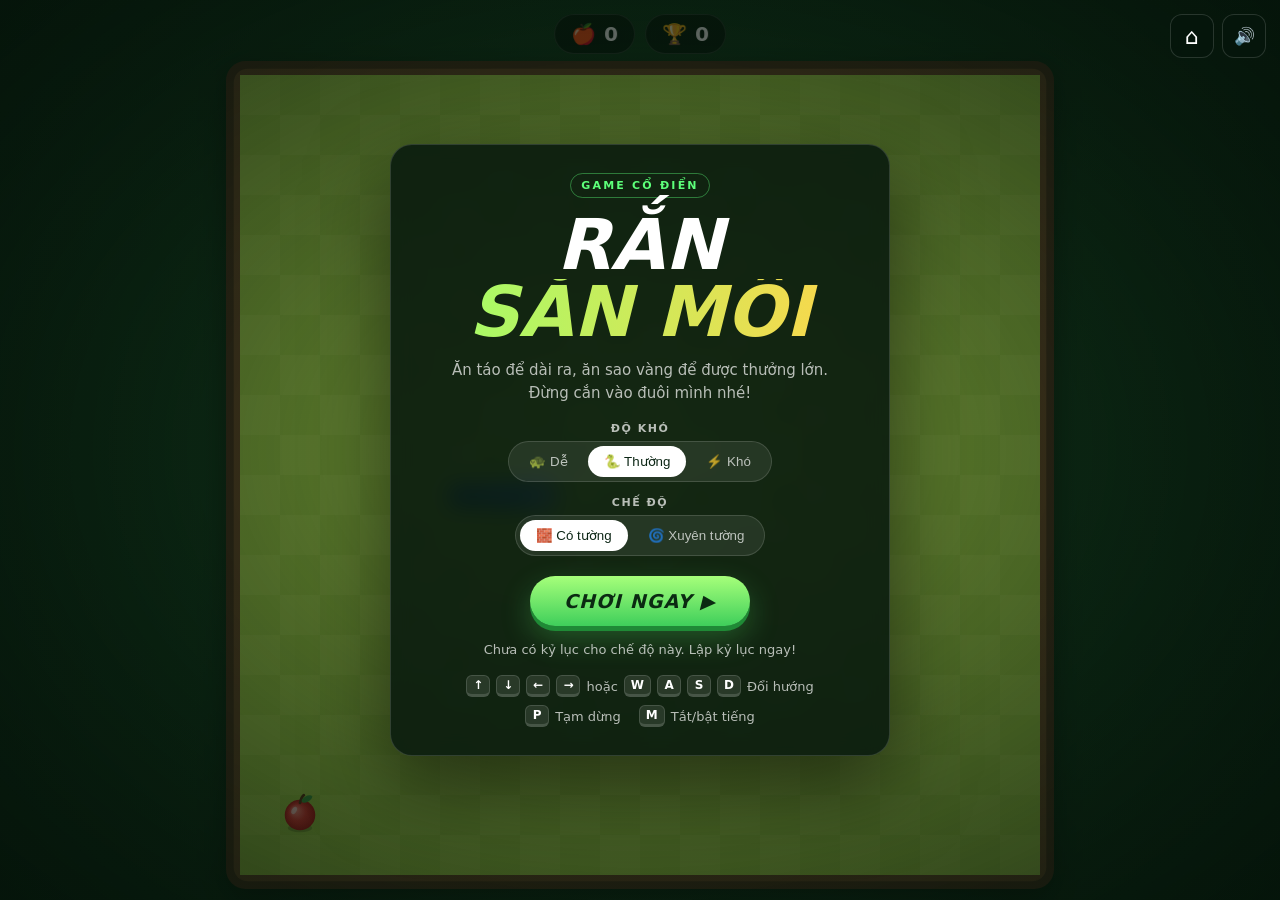
<file: games/ran-san-moi/index.html>
<!doctype html>
<html lang="vi">
<head>
<meta charset="utf-8">
<meta name="viewport" content="width=device-width,initial-scale=1,maximum-scale=1,user-scalable=no,viewport-fit=cover">
<title>Rắn Săn Mồi</title>
<style>
:root{
  --accent:#ffd54a; --good:#5dff7a; --panel:rgba(6,22,12,.7); --line:rgba(255,255,255,.14); --muted:rgba(255,255,255,.7);
}
*{box-sizing:border-box;margin:0;padding:0}
html,body{height:100%;overflow:hidden;background:#0c2615;color:#fff;
  font-family:system-ui,-apple-system,"Segoe UI",Roboto,"Helvetica Neue",Arial,sans-serif;
  -webkit-user-select:none;user-select:none;touch-action:none;-webkit-tap-highlight-color:transparent}
#game{position:fixed;inset:0;width:100%;height:100%;display:block}

#hud{position:fixed;top:14px;left:50%;transform:translateX(-50%);display:flex;gap:10px;z-index:5;pointer-events:none}
.pill{display:flex;align-items:center;gap:8px;padding:7px 16px;border-radius:999px;background:var(--panel);border:1px solid var(--line);
  font-weight:900;font-size:20px;font-variant-numeric:tabular-nums;backdrop-filter:blur(6px);-webkit-backdrop-filter:blur(6px)}
.pill small{font-size:10px;letter-spacing:.14em;color:var(--muted);font-weight:800}

#topbtns{position:fixed;top:14px;right:14px;display:flex;gap:8px;z-index:20}
.iconbtn{width:44px;height:44px;border-radius:12px;border:1px solid var(--line);background:var(--panel);color:#fff;font-size:17px;cursor:pointer;
  display:grid;place-items:center;text-decoration:none;backdrop-filter:blur(6px);-webkit-backdrop-filter:blur(6px)}
.iconbtn:hover{background:rgba(20,50,30,.9)}
a.iconbtn{font-size:22px}
#pauseBtn{display:none}
body[data-state="play"] #pauseBtn,body[data-state="ready"] #pauseBtn{display:grid}

#hint{position:fixed;left:50%;bottom:max(18px,4vh);transform:translateX(-50%);padding:10px 18px;border-radius:999px;background:var(--panel);
  border:1px solid var(--line);font-weight:800;font-size:15px;white-space:nowrap;opacity:0;transition:opacity .3s;pointer-events:none}
body[data-state="ready"] #hint{opacity:1;animation:bob 1.4s ease-in-out infinite}
@keyframes bob{50%{transform:translate(-50%,-6px)}}
.t-only{display:none} body.touch .t-only{display:inline} body.touch .k-only{display:none}

#flash{position:fixed;top:40%;left:50%;transform:translate(-50%,-50%);font-size:min(9vmin,60px);font-weight:900;font-style:italic;color:#fff;
  text-shadow:0 3px 0 rgba(0,0,0,.35),0 8px 30px rgba(0,0,0,.5);pointer-events:none;opacity:0;white-space:nowrap;z-index:6}
#flash.show{animation:flash 1.3s ease-out forwards}
#flash.warn{color:#ff6b6b} #flash.good{color:var(--accent)}
@keyframes flash{0%{opacity:0;transform:translate(-50%,-50%) scale(.6)}15%{opacity:1;transform:translate(-50%,-50%) scale(1.1)}25%{transform:translate(-50%,-50%) scale(1)}80%{opacity:1}100%{opacity:0;transform:translate(-50%,-60%)}}

.screen{position:fixed;inset:0;display:flex;align-items:center;justify-content:center;padding:16px;z-index:10;
  background:radial-gradient(ellipse at center,rgba(4,16,8,.35),rgba(4,16,8,.8))}
.screen[hidden]{display:none}
.card{width:100%;max-width:500px;max-height:100%;overflow:auto;padding:28px 26px;text-align:center;background:rgba(8,26,14,.88);
  border:1px solid var(--line);border-radius:22px;box-shadow:0 30px 80px rgba(0,0,0,.5);backdrop-filter:blur(10px);-webkit-backdrop-filter:blur(10px)}
.tag{display:inline-block;font-size:11px;font-weight:900;letter-spacing:.2em;color:var(--good);border:1px solid rgba(93,255,122,.4);padding:5px 10px;border-radius:99px;margin-bottom:14px}
h1{font-size:clamp(42px,10vw,70px);line-height:.95;font-weight:900;font-style:italic;margin-bottom:14px}
h1 span{display:block}
h1 .l2{background:linear-gradient(90deg,#9dff6a,#ffd54a);-webkit-background-clip:text;background-clip:text;color:transparent;padding:0 .08em}
h2{font-size:clamp(32px,8vw,48px);font-weight:900;font-style:italic;margin-bottom:6px}
.sub{color:var(--muted);font-size:15px;line-height:1.5;margin:0 auto 18px;max-width:380px}
.opt{margin-bottom:14px}
.opt .lbl{display:block;font-size:11px;font-weight:900;letter-spacing:.14em;color:var(--muted);margin-bottom:6px}
.seg{display:inline-flex;flex-wrap:wrap;justify-content:center;padding:4px;border-radius:999px;background:rgba(255,255,255,.08);border:1px solid var(--line);gap:4px}
.seg button{padding:8px 16px;border-radius:999px;font:800 14px/1.1 inherit;color:var(--muted);background:none;border:0;cursor:pointer}
.seg button:hover{color:#fff}
.seg button.on{background:#fff;color:#0c2615}
.btn{display:inline-block;border:0;cursor:pointer;font:inherit;font-size:19px;font-weight:900;font-style:italic;letter-spacing:.06em;color:#0b2a12;
  padding:14px 34px;border-radius:999px;background:linear-gradient(180deg,#a6ff7a,#3fcf5b);box-shadow:0 5px 0 #1f8a36,0 12px 30px rgba(80,220,100,.3);
  transition:transform .08s,box-shadow .08s;margin-top:6px}
.btn:hover{filter:brightness(1.06)}
.btn:active{transform:translateY(4px);box-shadow:0 1px 0 #1f8a36}
.btn.ghost{background:transparent;color:#fff;box-shadow:inset 0 0 0 2px var(--line)}
.btn.ghost:active{transform:translateY(2px)}
.btns{display:flex;gap:12px;justify-content:center;flex-wrap:wrap}
.record{margin-top:16px;font-size:13px;color:var(--muted)}
.record b{color:var(--accent)}
.controls{margin-top:18px;display:flex;flex-wrap:wrap;justify-content:center;gap:8px 18px;font-size:13px;color:var(--muted)}
.controls div{display:flex;align-items:center;gap:6px}
kbd{display:inline-block;min-width:24px;padding:3px 6px;border-radius:6px;background:rgba(255,255,255,.1);border:1px solid var(--line);border-bottom-width:3px;
  color:#fff;font:700 12px/1 system-ui,sans-serif;text-align:center}
body.touch .controls{display:none}
.touch-hint{display:none;margin-top:16px;font-size:13px;color:var(--muted)}
body.touch .touch-hint{display:block}
.big-score{font-size:clamp(48px,12vw,76px);font-weight:900;font-style:italic;color:var(--accent);line-height:1.05;font-variant-numeric:tabular-nums}
.badge{display:inline-block;margin:6px 0 2px;padding:5px 12px;border-radius:99px;font-size:12px;font-weight:900;letter-spacing:.14em;background:linear-gradient(90deg,#ff2d55,#ff9f1a)}
.badge[hidden]{display:none}
.stats{font-size:14px;color:var(--muted);margin:10px 0 20px}
@media (max-width:560px){
  #hud{left:12px;transform:none;gap:6px}
  .pill{padding:6px 12px;font-size:17px}
}
@media (max-height:700px){
  .card{padding:16px 20px}
  h1{font-size:38px;margin-bottom:8px}
  h1 span{display:inline}
  .tag,.sub,.controls,.touch-hint{display:none}
  body.touch .touch-hint{display:none}
  .opt{display:flex;align-items:center;justify-content:center;gap:10px;margin-bottom:8px}
  .opt .lbl{margin:0;min-width:64px;text-align:right}
  .btn{padding:11px 28px;font-size:17px}
  .record{margin-top:8px}
  .big-score{font-size:48px}
  .stats{margin:6px 0 12px}
}
a.btn{text-decoration:none;display:inline-block}
</style>
</head>
<body data-state="menu">
<canvas id="game"></canvas>

<div id="hud">
  <div class="pill">🍎 <span id="score">0</span></div>
  <div class="pill">🏆 <span id="best">0</span></div>
</div>
<div id="topbtns">
  <a class="iconbtn" id="homeBtn" href="../../index.html" target="_top" title="Về trang chủ" aria-label="Về trang chủ">⌂</a>
  <button class="iconbtn" id="pauseBtn" title="Tạm dừng (P)" aria-label="Tạm dừng">❚❚</button>
  <button class="iconbtn" id="muteBtn" title="Âm thanh (M)" aria-label="Bật/tắt âm thanh">🔊</button>
</div>
<div id="hint"><span class="k-only">Nhấn phím mũi tên để bắt đầu</span><span class="t-only">Vuốt màn hình để bắt đầu</span></div>
<div id="flash"></div>

<div class="screen" id="menu">
  <div class="card">
    <div class="tag">GAME CỔ ĐIỂN</div>
    <h1><span>RẮN</span><span class="l2">SĂN MỒI</span></h1>
    <p class="sub">Ăn táo để dài ra, ăn sao vàng để được thưởng lớn. Đừng cắn vào đuôi mình nhé!</p>
    <div class="opt"><span class="lbl">ĐỘ KHÓ</span>
      <div class="seg" data-opt="diff"><button data-v="de">🐢 Dễ</button><button data-v="thuong">🐍 Thường</button><button data-v="kho">⚡ Khó</button></div>
    </div>
    <div class="opt"><span class="lbl">CHẾ ĐỘ</span>
      <div class="seg" data-opt="mode"><button data-v="walls">🧱 Có tường</button><button data-v="wrap">🌀 Xuyên tường</button></div>
    </div>
    <button class="btn" data-action="start">CHƠI NGAY ▶</button>
    <div class="record" id="menuRecord"></div>
    <div class="controls">
      <div><kbd>↑</kbd><kbd>↓</kbd><kbd>←</kbd><kbd>→</kbd> hoặc <kbd>W</kbd><kbd>A</kbd><kbd>S</kbd><kbd>D</kbd> Đổi hướng</div>
      <div><kbd>P</kbd> Tạm dừng</div>
      <div><kbd>M</kbd> Tắt/bật tiếng</div>
    </div>
    <div class="touch-hint">Vuốt lên, xuống, trái, phải trên màn hình để đổi hướng.</div>
  </div>
</div>

<div class="screen" id="pause" hidden>
  <div class="card">
    <h2>TẠM DỪNG</h2>
    <p class="sub">Chú rắn đang chờ bạn quay lại.</p>
    <div class="btns">
      <button class="btn" data-action="resume">TIẾP TỤC</button>
      <button class="btn ghost" data-action="menu">VỀ MENU</button>
      <a class="btn ghost home-link" href="../../index.html" target="_top">⌂ TRANG CHỦ</a>
    </div>
  </div>
</div>

<div class="screen" id="over" hidden>
  <div class="card">
    <h2>HẾT LƯỢT! 🐍</h2>
    <div class="big-score" id="overScore">0</div>
    <div class="badge" id="overBadge" hidden>KỶ LỤC MỚI!</div>
    <div class="stats" id="overStats"></div>
    <div class="btns">
      <button class="btn" data-action="start">CHƠI LẠI ↻</button>
      <button class="btn ghost" data-action="menu">MENU</button>
      <a class="btn ghost home-link" href="../../index.html" target="_top">⌂ TRANG CHỦ</a>
    </div>
  </div>
</div>

<script>
(() => {
'use strict';

// ================= Config =================
const N = 20;
const DIFFS = { de: { name: 'Dễ', ms: 150 }, thuong: { name: 'Thường', ms: 110 }, kho: { name: 'Khó', ms: 75 } };
const MODES = { walls: 'Có tường', wrap: 'Xuyên tường' };
const DIRS = { up: { x: 0, y: -1 }, down: { x: 0, y: 1 }, left: { x: -1, y: 0 }, right: { x: 1, y: 0 } };
const OPP = { up: 'down', down: 'up', left: 'right', right: 'left' };
const el = id => document.getElementById(id);

const store = {
  get(k, d) { try { const v = localStorage.getItem(k); return v ? JSON.parse(v) : d; } catch (e) { return d; } },
  set(k, v) { try { localStorage.setItem(k, JSON.stringify(v)); } catch (e) { /* ignore */ } },
};
const settings = Object.assign({ diff: 'thuong', mode: 'walls' }, store.get('ransanmoi.settings', {}));
const bests = store.get('ransanmoi.best', {});
const bestKey = () => `${settings.diff}_${settings.mode}`;

// ================= State =================
const canvas = el('game'), ctx = canvas.getContext('2d');
let W = 0, H = 0, dpr = 1, cell = 20, bx = 0, by = 0, bs = 0;
let state = 'menu';
let snake = [], prev = [], dir = 'right', queue = [], grow = 0;
let food = null, bonus = null, score = 0, eaten = 0, interval = 110, acc = 0;
let particles = [], popups = [], deathT = 0, shake = 0, clock = 0, newRecord = false;

// ================= Sound =================
const Sound = {
  ctx: null, muted: store.get('ransanmoi.muted', false),
  init() {
    if (this.ctx) { if (this.ctx.state === 'suspended') this.ctx.resume(); return; }
    const AC = window.AudioContext || window.webkitAudioContext;
    if (!AC) return;
    try { this.ctx = new AC(); this.master = this.ctx.createGain(); this.master.gain.value = this.muted ? 0 : 0.7; this.master.connect(this.ctx.destination); }
    catch (e) { this.ctx = null; }
  },
  tone(f1, f2, dur, type = 'square', vol = 0.15, delay = 0) {
    if (!this.ctx) return;
    const c = this.ctx, t = c.currentTime + delay, o = c.createOscillator(), g = c.createGain();
    o.type = type; o.frequency.setValueAtTime(f1, t); o.frequency.exponentialRampToValueAtTime(f2, t + dur);
    g.gain.setValueAtTime(vol, t); g.gain.exponentialRampToValueAtTime(0.001, t + dur);
    o.connect(g); g.connect(this.master); o.start(t); o.stop(t + dur + 0.02);
  },
  eat() { this.tone(520, 900, 0.09, 'square', 0.12); },
  bonus() { [660, 880, 1100, 1320].forEach((f, i) => this.tone(f, f * 1.01, 0.12, 'triangle', 0.16, i * 0.07)); },
  die() { this.tone(400, 60, 0.6, 'sawtooth', 0.18); },
  setMuted(m) { this.muted = m; if (this.master) this.master.gain.value = m ? 0 : 0.7; store.set('ransanmoi.muted', m); },
};

// ================= Game logic =================
function freeCell() {
  const taken = new Set(snake.map(c => c.x + ',' + c.y));
  if (food) taken.add(food.x + ',' + food.y);
  if (bonus) taken.add(bonus.x + ',' + bonus.y);
  const free = [];
  for (let y = 0; y < N; y++) for (let x = 0; x < N; x++) if (!taken.has(x + ',' + y)) free.push({ x, y });
  return free.length ? free[Math.floor(Math.random() * free.length)] : null;
}

function reset() {
  snake = [{ x: 7, y: 10 }, { x: 6, y: 10 }, { x: 5, y: 10 }];
  prev = snake.map(c => ({ ...c }));
  dir = 'right'; queue = []; grow = 0; score = 0; eaten = 0; acc = 0;
  interval = DIFFS[settings.diff].ms;
  food = null; bonus = null; particles = []; popups = []; newRecord = false;
  food = freeCell();
}

function burst(c, colors, n = 14) {
  const cx = bx + (c.x + 0.5) * cell, cy = by + (c.y + 0.5) * cell;
  for (let i = 0; i < n; i++) {
    const a = Math.random() * Math.PI * 2, sp = (60 + Math.random() * 160) * dpr;
    particles.push({ x: cx, y: cy, vx: Math.cos(a) * sp, vy: Math.sin(a) * sp, life: 0.6, max: 0.6, r: (2 + Math.random() * 3) * dpr, c: colors[i % colors.length] });
  }
}
function popup(c, text, color) {
  popups.push({ x: bx + (c.x + 0.5) * cell, y: by + (c.y + 0.2) * cell, text, color, life: 0.9 });
}

function step() {
  while (queue.length) {
    const nd = queue.shift();
    if (nd !== OPP[dir] && nd !== dir) { dir = nd; break; }
  }
  const d = DIRS[dir], head = snake[0];
  let nx = head.x + d.x, ny = head.y + d.y;
  if (settings.mode === 'wrap') { nx = (nx + N) % N; ny = (ny + N) % N; }
  else if (nx < 0 || ny < 0 || nx >= N || ny >= N) return die();

  const eatsFood = food && food.x === nx && food.y === ny;
  const eatsBonus = bonus && bonus.x === nx && bonus.y === ny;
  const tailMoves = !eatsFood && grow === 0;
  const body = tailMoves ? snake.slice(0, -1) : snake;
  if (body.some(c => c.x === nx && c.y === ny)) return die();

  prev = snake.map(c => ({ ...c }));
  snake.unshift({ x: nx, y: ny });

  if (eatsFood) {
    score += 10; eaten++;
    burst(food, ['#ff4d4d', '#ffb3b3', '#7bd148']); popup(food, '+10', '#fff');
    Sound.eat();
    food = freeCell();
    if (eaten % 5 === 0) {
      interval = Math.max(DIFFS[settings.diff].ms * 0.55, interval * 0.94);
      const c = freeCell();
      if (c) bonus = { ...c, t: 6, max: 6 };
    }
  }
  if (eatsBonus) {
    score += 50; grow += 2;
    burst(bonus, ['#ffd54a', '#fff3b0', '#ff9f1a'], 22); popup(bonus, '+50', '#ffd54a');
    Sound.bonus(); flash('TUYỆT VỜI!', 'good');
    bonus = null;
  }
  if (grow > 0) grow--;
  else if (!eatsFood) snake.pop();

  if (score > (bests[bestKey()] || 0)) {
    if (!newRecord && bests[bestKey()]) flash('KỶ LỤC MỚI!', 'good');
    newRecord = true;
    bests[bestKey()] = score; store.set('ransanmoi.best', bests);
  }
  if (!food && !bonus) die(true);
}

function die(won) {
  setState('dying'); deathT = 0; shake = won ? 0 : 0.4;
  if (!won) { Sound.die(); flash('ỐI!', 'warn'); }
}

function update(dt) {
  clock += dt;
  if (bonus) { bonus.t -= dt; if (bonus.t <= 0) bonus = null; }
  if (shake > 0) shake = Math.max(0, shake - dt);
  for (const p of particles) { p.life -= dt; p.x += p.vx * dt; p.y += p.vy * dt; p.vx *= 0.92; p.vy *= 0.92; }
  particles = particles.filter(p => p.life > 0);
  for (const p of popups) { p.life -= dt; p.y -= 40 * dpr * dt; }
  popups = popups.filter(p => p.life > 0);

  if (state === 'play') {
    acc += dt * 1000;
    while (acc >= interval && state === 'play') { acc -= interval; step(); }
  } else if (state === 'dying') {
    deathT += dt;
    if (deathT > 1) showOver();
  }
}

// ================= Render =================
function resize() {
  dpr = Math.min(window.devicePixelRatio || 1, 2);
  const cw = window.innerWidth, ch = window.innerHeight;
  W = canvas.width = Math.round(cw * dpr); H = canvas.height = Math.round(ch * dpr);
  const top = 70 * dpr, bottom = 20 * dpr;
  const avail = Math.min(W - 24 * dpr, H - top - bottom);
  cell = Math.max(8, Math.floor(avail / N));
  bs = cell * N;
  bx = Math.round((W - bs) / 2);
  by = Math.round(top + (H - top - bottom - bs) / 2);
}

function rr(x, y, w, h, r) {
  ctx.beginPath(); ctx.moveTo(x + r, y);
  ctx.arcTo(x + w, y, x + w, y + h, r); ctx.arcTo(x + w, y + h, x, y + h, r);
  ctx.arcTo(x, y + h, x, y, r); ctx.arcTo(x, y, x + w, y, r); ctx.closePath();
}

function drawBoard() {
  const bg = ctx.createRadialGradient(W / 2, H / 2, 0, W / 2, H / 2, Math.max(W, H) * 0.7);
  bg.addColorStop(0, '#1d5a2c'); bg.addColorStop(1, '#0a2112');
  ctx.fillStyle = bg; ctx.fillRect(0, 0, W, H);

  const pad = Math.max(6, cell * 0.35);
  ctx.save();
  ctx.shadowColor = 'rgba(0,0,0,.45)'; ctx.shadowBlur = 30 * dpr; ctx.shadowOffsetY = 10 * dpr;
  ctx.fillStyle = settings.mode === 'wrap' ? '#3b2a7a' : '#4a3520';
  rr(bx - pad, by - pad, bs + pad * 2, bs + pad * 2, pad * 1.4); ctx.fill();
  ctx.restore();
  ctx.fillStyle = settings.mode === 'wrap' ? '#5a46b0' : '#6b4c2c';
  rr(bx - pad * 0.45, by - pad * 0.45, bs + pad * 0.9, bs + pad * 0.9, pad); ctx.fill();

  for (let y = 0; y < N; y++) for (let x = 0; x < N; x++) {
    ctx.fillStyle = (x + y) % 2 ? '#a2d149' : '#aad751';
    ctx.fillRect(bx + x * cell, by + y * cell, cell, cell);
  }
}

function drawFood() {
  if (!food) return;
  const cx = bx + (food.x + 0.5) * cell, cy = by + (food.y + 0.5) * cell;
  const s = 1 + Math.sin(clock * 6) * 0.06, r = cell * 0.36 * s;
  ctx.fillStyle = 'rgba(0,0,0,.18)';
  ctx.beginPath(); ctx.ellipse(cx, cy + r * 0.85, r * 0.8, r * 0.28, 0, 0, Math.PI * 2); ctx.fill();
  const g = ctx.createRadialGradient(cx - r * 0.35, cy - r * 0.35, r * 0.1, cx, cy, r);
  g.addColorStop(0, '#ff8a80'); g.addColorStop(0.5, '#e53935'); g.addColorStop(1, '#b71c1c');
  ctx.fillStyle = g; ctx.beginPath(); ctx.arc(cx, cy, r, 0, Math.PI * 2); ctx.fill();
  ctx.strokeStyle = '#5d3a1a'; ctx.lineWidth = Math.max(1.5, cell * 0.07); ctx.lineCap = 'round';
  ctx.beginPath(); ctx.moveTo(cx, cy - r * 0.8); ctx.quadraticCurveTo(cx + r * 0.1, cy - r * 1.2, cx + r * 0.25, cy - r * 1.3); ctx.stroke();
  ctx.fillStyle = '#43a047';
  ctx.beginPath(); ctx.ellipse(cx + r * 0.45, cy - r * 1.05, r * 0.38, r * 0.18, -0.5, 0, Math.PI * 2); ctx.fill();
  ctx.fillStyle = 'rgba(255,255,255,.55)';
  ctx.beginPath(); ctx.ellipse(cx - r * 0.38, cy - r * 0.3, r * 0.16, r * 0.26, 0.5, 0, Math.PI * 2); ctx.fill();
}

function star(cx, cy, r1, r2, rot) {
  ctx.beginPath();
  for (let i = 0; i < 10; i++) {
    const r = i % 2 ? r2 : r1, a = rot + i * Math.PI / 5 - Math.PI / 2;
    ctx.lineTo(cx + Math.cos(a) * r, cy + Math.sin(a) * r);
  }
  ctx.closePath();
}
function drawBonus() {
  if (!bonus) return;
  const cx = bx + (bonus.x + 0.5) * cell, cy = by + (bonus.y + 0.5) * cell;
  const blink = bonus.t < 1.5 && Math.floor(clock * 8) % 2;
  ctx.strokeStyle = 'rgba(255,255,255,.85)'; ctx.lineWidth = Math.max(2, cell * 0.08);
  ctx.beginPath(); ctx.arc(cx, cy, cell * 0.62, -Math.PI / 2, -Math.PI / 2 + Math.PI * 2 * (bonus.t / bonus.max)); ctx.stroke();
  if (blink) return;
  const s = 1 + Math.sin(clock * 8) * 0.08;
  const g = ctx.createRadialGradient(cx, cy - cell * 0.1, 0, cx, cy, cell * 0.5);
  g.addColorStop(0, '#fff6b0'); g.addColorStop(0.6, '#ffd54a'); g.addColorStop(1, '#f39c12');
  ctx.fillStyle = g; star(cx, cy, cell * 0.48 * s, cell * 0.22 * s, clock * 1.5); ctx.fill();
  ctx.strokeStyle = '#c77800'; ctx.lineWidth = Math.max(1, cell * 0.04); ctx.stroke();
}

function snakePoints(t) {
  return snake.map((c, i) => {
    const p = prev[i];
    if (!p || Math.abs(p.x - c.x) > 1 || Math.abs(p.y - c.y) > 1) return { x: c.x, y: c.y };
    return { x: p.x + (c.x - p.x) * t, y: p.y + (c.y - p.y) * t };
  });
}
function drawSnake() {
  const t = state === 'play' ? Math.min(1, acc / interval) : 1;
  const pts = snakePoints(t).map(p => ({ x: bx + (p.x + 0.5) * cell, y: by + (p.y + 0.5) * cell }));
  const n = pts.length;
  const dying = state === 'dying';
  const flashOn = dying && Math.floor(deathT * 10) % 2 === 0;
  const color = i => {
    if (flashOn) return '#ffffff';
    const k = n > 1 ? i / (n - 1) : 0;
    const l = 62 - k * 18;
    return `hsl(${dying ? 0 : 222},${dying ? 70 : 85}%,${l}%)`;
  };
  const wrapGap = (a, b) => Math.abs(a.x - b.x) > cell * 1.5 || Math.abs(a.y - b.y) > cell * 1.5;

  ctx.lineCap = 'round'; ctx.lineJoin = 'round';
  // shadow
  ctx.strokeStyle = 'rgba(0,0,0,.16)'; ctx.lineWidth = cell * 0.78;
  for (let i = n - 1; i > 0; i--) {
    if (wrapGap(pts[i], pts[i - 1])) continue;
    ctx.beginPath(); ctx.moveTo(pts[i].x + cell * 0.08, pts[i].y + cell * 0.12); ctx.lineTo(pts[i - 1].x + cell * 0.08, pts[i - 1].y + cell * 0.12); ctx.stroke();
  }
  for (let i = n - 1; i >= 0; i--) {
    const w = cell * (0.74 - 0.18 * (i / Math.max(1, n - 1)));
    ctx.fillStyle = color(i);
    ctx.beginPath(); ctx.arc(pts[i].x, pts[i].y, w / 2, 0, Math.PI * 2); ctx.fill();
    if (i > 0 && !wrapGap(pts[i], pts[i - 1])) {
      ctx.strokeStyle = color(i); ctx.lineWidth = w;
      ctx.beginPath(); ctx.moveTo(pts[i].x, pts[i].y); ctx.lineTo(pts[i - 1].x, pts[i - 1].y); ctx.stroke();
    }
  }
  // back highlight
  ctx.strokeStyle = flashOn ? 'rgba(255,255,255,0)' : 'rgba(255,255,255,.22)'; ctx.lineWidth = cell * 0.18;
  ctx.beginPath();
  for (let i = 0; i < n; i++) {
    if (i === 0 || wrapGap(pts[i], pts[i - 1])) ctx.moveTo(pts[i].x - cell * 0.1, pts[i].y - cell * 0.12);
    else ctx.lineTo(pts[i].x - cell * 0.1, pts[i].y - cell * 0.12);
  }
  ctx.stroke();

  // head
  const h = pts[0], d = DIRS[dir];
  const hr = cell * 0.46;
  ctx.fillStyle = color(0); ctx.beginPath(); ctx.arc(h.x, h.y, hr, 0, Math.PI * 2); ctx.fill();
  // tongue
  if (!dying && Math.sin(clock * 5) > 0.3) {
    const tx = h.x + d.x * hr, ty = h.y + d.y * hr, L = cell * 0.35;
    ctx.strokeStyle = '#e53935'; ctx.lineWidth = Math.max(1.5, cell * 0.06);
    ctx.beginPath(); ctx.moveTo(tx, ty); ctx.lineTo(tx + d.x * L, ty + d.y * L);
    ctx.lineTo(tx + d.x * L * 1.35 - d.y * L * 0.25, ty + d.y * L * 1.35 + d.x * L * 0.25);
    ctx.moveTo(tx + d.x * L, ty + d.y * L);
    ctx.lineTo(tx + d.x * L * 1.35 + d.y * L * 0.25, ty + d.y * L * 1.35 - d.x * L * 0.25);
    ctx.stroke();
  }
  // eyes
  const px = -d.y, py = d.x;
  for (const s of [-1, 1]) {
    const ex = h.x + d.x * cell * 0.12 + px * s * cell * 0.2, ey = h.y + d.y * cell * 0.12 + py * s * cell * 0.2;
    ctx.fillStyle = '#fff'; ctx.beginPath(); ctx.arc(ex, ey, cell * 0.14, 0, Math.PI * 2); ctx.fill();
    ctx.fillStyle = '#1a1a2e';
    if (dying) {
      ctx.strokeStyle = '#1a1a2e'; ctx.lineWidth = Math.max(1.5, cell * 0.05); const k = cell * 0.08;
      ctx.beginPath(); ctx.moveTo(ex - k, ey - k); ctx.lineTo(ex + k, ey + k); ctx.moveTo(ex + k, ey - k); ctx.lineTo(ex - k, ey + k); ctx.stroke();
    } else {
      ctx.beginPath(); ctx.arc(ex + d.x * cell * 0.05, ey + d.y * cell * 0.05, cell * 0.075, 0, Math.PI * 2); ctx.fill();
    }
  }
}

function render() {
  ctx.save();
  if (shake > 0) ctx.translate((Math.random() - 0.5) * 16 * dpr * shake, (Math.random() - 0.5) * 16 * dpr * shake);
  drawBoard();
  drawFood();
  drawBonus();
  drawSnake();
  for (const p of particles) {
    ctx.globalAlpha = Math.max(0, p.life / p.max); ctx.fillStyle = p.c;
    ctx.beginPath(); ctx.arc(p.x, p.y, p.r, 0, Math.PI * 2); ctx.fill();
  }
  ctx.globalAlpha = 1;
  ctx.textAlign = 'center'; ctx.textBaseline = 'middle';
  ctx.font = `900 ${Math.round(cell * 0.7)}px system-ui,sans-serif`;
  for (const p of popups) {
    ctx.globalAlpha = Math.min(1, p.life * 2);
    ctx.lineWidth = Math.max(2, cell * 0.12); ctx.strokeStyle = 'rgba(0,0,0,.45)'; ctx.strokeText(p.text, p.x, p.y);
    ctx.fillStyle = p.color; ctx.fillText(p.text, p.x, p.y);
  }
  ctx.globalAlpha = 1;
  ctx.restore();
}

// ================= UI =================
function setText(node, txt) { if (node._t !== txt) { node._t = txt; node.textContent = txt; } }
function updateHud() {
  setText(el('score'), String(score));
  setText(el('best'), String(bests[bestKey()] || 0));
}
function flash(text, cls) {
  const f = el('flash'); f.textContent = text; f.className = ''; void f.offsetWidth; f.className = 'show ' + (cls || '');
}
function setState(s) { state = s; document.body.dataset.state = s; }
function showScreen(id) { for (const s of ['menu', 'pause', 'over']) el(s).hidden = s !== id; }
function syncOptions() {
  document.querySelectorAll('.seg').forEach(seg => {
    const key = seg.dataset.opt;
    seg.querySelectorAll('button').forEach(b => b.classList.toggle('on', b.dataset.v === settings[key]));
  });
  const b = bests[bestKey()] || 0;
  el('menuRecord').innerHTML = b ? `Kỷ lục (${DIFFS[settings.diff].name} · ${MODES[settings.mode]}): <b>${b}</b>` : 'Chưa có kỷ lục cho chế độ này. Lập kỷ lục ngay!';
}

function startGame() {
  Sound.init();
  reset();
  showScreen(null);
  setState('ready');
}
function showOver() {
  setState('over');
  el('overScore').textContent = score;
  el('overBadge').hidden = !newRecord;
  el('overStats').textContent = `Độ dài: ${snake.length} · Táo đã ăn: ${eaten} · ${DIFFS[settings.diff].name} · ${MODES[settings.mode]}`;
  showScreen('over');
}
function pauseGame() {
  if (state !== 'play' && state !== 'ready') return;
  setState('paused'); showScreen('pause');
}
function resumeGame() {
  if (state !== 'paused') return;
  showScreen(null); setState('ready'); Sound.init();
}
function toMenu() { setState('menu'); reset(); syncOptions(); showScreen('menu'); }
function toggleMute() { Sound.setMuted(!Sound.muted); el('muteBtn').textContent = Sound.muted ? '🔇' : '🔊'; }

function turn(d) {
  if (state === 'ready') {
    if (d === OPP[dir]) return;
    setState('play'); acc = 0;
  }
  if (state !== 'play') return;
  const last = queue.length ? queue[queue.length - 1] : dir;
  if (d === last || d === OPP[last]) return;
  if (queue.length < 3) queue.push(d);
}

// ================= Input =================
const KEYS = { ArrowUp: 'up', KeyW: 'up', ArrowDown: 'down', KeyS: 'down', ArrowLeft: 'left', KeyA: 'left', ArrowRight: 'right', KeyD: 'right' };
document.addEventListener('keydown', e => {
  const d = KEYS[e.code];
  if (d) { e.preventDefault(); turn(d); return; }
  if (e.repeat) return;
  if ((e.code === 'Enter' || e.code === 'Space') && (state === 'menu' || state === 'over')) { e.preventDefault(); startGame(); }
  else if (e.code === 'KeyP' || e.code === 'Escape') state === 'paused' ? resumeGame() : pauseGame();
  else if (e.code === 'KeyM') toggleMute();
});

let touchStart = null;
canvas.addEventListener('pointerdown', e => { touchStart = { x: e.clientX, y: e.clientY }; });
window.addEventListener('pointermove', e => {
  if (!touchStart) return;
  const dx = e.clientX - touchStart.x, dy = e.clientY - touchStart.y;
  if (Math.hypot(dx, dy) < 24) return;
  turn(Math.abs(dx) > Math.abs(dy) ? (dx > 0 ? 'right' : 'left') : (dy > 0 ? 'down' : 'up'));
  touchStart = { x: e.clientX, y: e.clientY };
});
window.addEventListener('pointerup', () => { touchStart = null; });
window.addEventListener('pointercancel', () => { touchStart = null; });

document.addEventListener('click', e => {
  const seg = e.target.closest('.seg button');
  if (seg) {
    settings[seg.parentElement.dataset.opt] = seg.dataset.v;
    store.set('ransanmoi.settings', settings);
    syncOptions(); reset(); return;
  }
  const b = e.target.closest('[data-action]');
  if (!b) return;
  b.blur();
  const a = b.dataset.action;
  if (a === 'start') startGame();
  else if (a === 'resume') resumeGame();
  else if (a === 'menu') toMenu();
});
el('pauseBtn').addEventListener('click', e => { e.currentTarget.blur(); pauseGame(); });
el('muteBtn').addEventListener('click', e => { e.currentTarget.blur(); toggleMute(); });
window.addEventListener('blur', pauseGame);
document.addEventListener('visibilitychange', () => { if (document.hidden) pauseGame(); });
window.addEventListener('resize', resize);

if (window.matchMedia('(pointer: coarse)').matches || 'ontouchstart' in window) document.body.classList.add('touch');
if (window.top !== window.self) document.body.classList.add('embedded');
if (Sound.muted) el('muteBtn').textContent = '🔇';

// ================= Loop =================
let last = performance.now();
function frame(now) {
  const dt = Math.min(0.1, (now - last) / 1000);
  last = now;
  if (state !== 'paused') update(dt);
  render();
  updateHud();
  requestAnimationFrame(frame);
}
resize();
reset();
syncOptions();
setState('menu');
requestAnimationFrame(frame);
})();
</script>
</body>
</html>
</file>
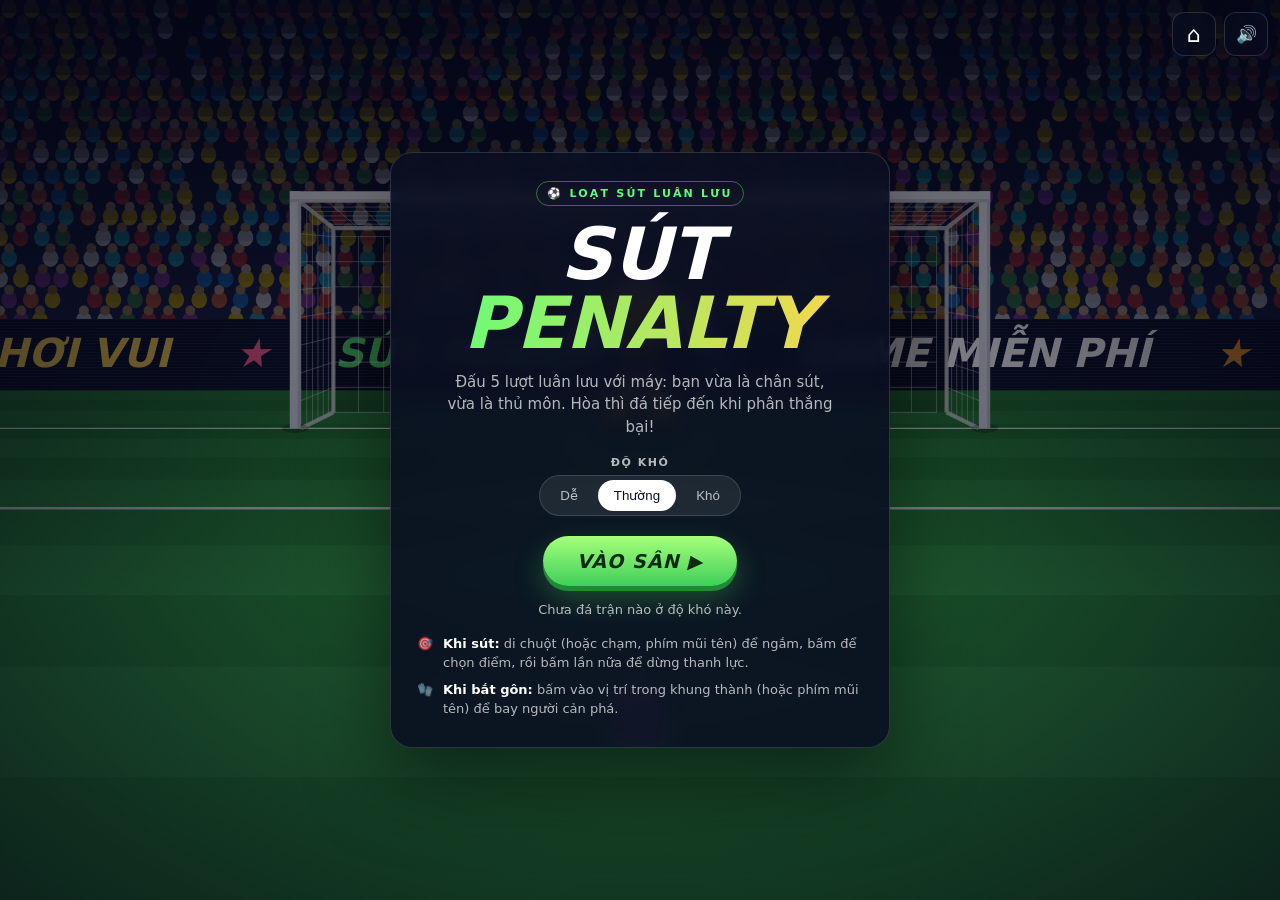
<file: games/sut-penalty/index.html>
<!doctype html>
<html lang="vi">
<head>
<meta charset="utf-8">
<meta name="viewport" content="width=device-width,initial-scale=1,maximum-scale=1,user-scalable=no,viewport-fit=cover">
<title>Sút Penalty</title>
<style>
:root{
  --accent:#ffd54a; --good:#5dff7a; --bad:#ff5b5b; --panel:rgba(8,12,30,.7); --line:rgba(255,255,255,.14); --muted:rgba(255,255,255,.7);
}
*{box-sizing:border-box;margin:0;padding:0}
html,body{height:100%;overflow:hidden;background:#0a0f26;color:#fff;
  font-family:system-ui,-apple-system,"Segoe UI",Roboto,"Helvetica Neue",Arial,sans-serif;
  -webkit-user-select:none;user-select:none;touch-action:none;-webkit-tap-highlight-color:transparent}
#game{position:fixed;inset:0;width:100%;height:100%;display:block;cursor:crosshair}

#board{position:fixed;top:12px;left:50%;transform:translateX(-50%);padding:8px 14px 10px;background:var(--panel);border:1px solid var(--line);
  border-radius:14px;backdrop-filter:blur(6px);-webkit-backdrop-filter:blur(6px);opacity:0;transition:opacity .3s;pointer-events:none;min-width:250px}
body.ingame #board{opacity:1}
#round{text-align:center;font-size:10px;font-weight:900;letter-spacing:.16em;color:var(--accent);margin-bottom:6px}
.brow{display:flex;align-items:center;gap:10px}
.brow + .brow{margin-top:5px}
.team{width:38px;font-size:12px;font-weight:900;letter-spacing:.08em}
.team.me{color:#7dffa0} .team.ai{color:#ffe066}
.dots{display:flex;gap:5px;flex:1}
.dot{width:16px;height:16px;border-radius:50%;border:2px solid rgba(255,255,255,.25);display:grid;place-items:center;font-size:10px;font-weight:900;line-height:1}
.dot.goal{background:#22c55e;border-color:#22c55e}
.dot.miss{background:#ef4444;border-color:#ef4444}
.dot.cur{border-color:#fff;animation:pulse 1s ease-in-out infinite}
@keyframes pulse{50%{box-shadow:0 0 0 4px rgba(255,255,255,.25)}}
.bscore{font-size:20px;font-weight:900;font-variant-numeric:tabular-nums;width:22px;text-align:right}

#tip{position:fixed;left:50%;bottom:max(16px,3vh);transform:translateX(-50%);max-width:calc(100% - 32px);padding:10px 18px;border-radius:999px;
  background:var(--panel);border:1px solid var(--line);font-weight:800;font-size:14px;text-align:center;opacity:0;transition:opacity .25s;pointer-events:none}
#tip.on{opacity:1}

#topbtns{position:fixed;top:12px;right:12px;display:flex;gap:8px;z-index:20}
.iconbtn{width:44px;height:44px;border-radius:12px;border:1px solid var(--line);background:var(--panel);color:#fff;font-size:17px;cursor:pointer;
  display:grid;place-items:center;text-decoration:none;backdrop-filter:blur(6px);-webkit-backdrop-filter:blur(6px)}
.iconbtn:hover{background:rgba(30,36,70,.9)}
a.iconbtn{font-size:22px}
#pauseBtn{display:none}
body.ingame #pauseBtn{display:grid}

#flash{position:fixed;top:64%;left:50%;transform:translate(-50%,-50%);font-size:min(9vmin,64px);font-weight:900;font-style:italic;color:#fff;
  text-shadow:0 4px 0 rgba(0,0,0,.35),0 10px 30px rgba(0,0,0,.55);pointer-events:none;opacity:0;white-space:nowrap;z-index:6}
#flash.show{animation:flash 1.8s ease-out forwards}
#flash.warn{color:var(--bad)} #flash.good{color:var(--accent)} #flash.info{font-size:min(6vmin,40px)}
@keyframes flash{0%{opacity:0;transform:translate(-50%,-50%) scale(.5)}12%{opacity:1;transform:translate(-50%,-50%) scale(1.12)}22%{transform:translate(-50%,-50%) scale(1)}80%{opacity:1}100%{opacity:0;transform:translate(-50%,-62%)}}

.screen{position:fixed;inset:0;display:flex;align-items:center;justify-content:center;padding:16px;z-index:10;
  background:radial-gradient(ellipse at center,rgba(4,6,20,.35),rgba(4,6,20,.8))}
.screen[hidden]{display:none}
.card{width:100%;max-width:500px;max-height:100%;overflow:auto;padding:28px 26px;text-align:center;background:rgba(10,14,34,.88);
  border:1px solid var(--line);border-radius:22px;box-shadow:0 30px 80px rgba(0,0,0,.5);backdrop-filter:blur(10px);-webkit-backdrop-filter:blur(10px)}
.tag{display:inline-block;font-size:11px;font-weight:900;letter-spacing:.2em;color:var(--good);border:1px solid rgba(93,255,122,.4);padding:5px 10px;border-radius:99px;margin-bottom:14px}
h1{font-size:clamp(42px,10vw,72px);line-height:.95;font-weight:900;font-style:italic;margin-bottom:14px}
h1 span{display:block}
h1 .l2{background:linear-gradient(90deg,#5dff7a,#ffd54a);-webkit-background-clip:text;background-clip:text;color:transparent;padding:0 .08em}
h2{font-size:clamp(32px,8vw,48px);font-weight:900;font-style:italic;margin-bottom:6px}
.sub{color:var(--muted);font-size:15px;line-height:1.5;margin:0 auto 18px;max-width:400px}
.opt{margin-bottom:14px}
.opt .lbl{display:block;font-size:11px;font-weight:900;letter-spacing:.14em;color:var(--muted);margin-bottom:6px}
.seg{display:inline-flex;flex-wrap:wrap;justify-content:center;padding:4px;border-radius:999px;background:rgba(255,255,255,.08);border:1px solid var(--line);gap:4px}
.seg button{padding:8px 16px;border-radius:999px;font:800 14px/1.1 inherit;color:var(--muted);background:none;border:0;cursor:pointer}
.seg button:hover{color:#fff}
.seg button.on{background:#fff;color:#0a0f26}
.btn{display:inline-block;border:0;cursor:pointer;font:inherit;font-size:19px;font-weight:900;font-style:italic;letter-spacing:.06em;color:#0b2a12;
  padding:14px 34px;border-radius:999px;background:linear-gradient(180deg,#a6ff7a,#3fcf5b);box-shadow:0 5px 0 #1f8a36,0 12px 30px rgba(80,220,100,.3);
  transition:transform .08s,box-shadow .08s;margin-top:6px}
.btn:hover{filter:brightness(1.06)}
.btn:active{transform:translateY(4px);box-shadow:0 1px 0 #1f8a36}
.btn.ghost{background:transparent;color:#fff;box-shadow:inset 0 0 0 2px var(--line)}
.btn.ghost:active{transform:translateY(2px)}
.btns{display:flex;gap:12px;justify-content:center;flex-wrap:wrap}
.record{margin-top:16px;font-size:13px;color:var(--muted)}
.record b{color:var(--accent)}
.how{margin-top:18px;display:grid;gap:8px;text-align:left;font-size:13px;color:var(--muted);line-height:1.45}
.how div{display:flex;gap:10px;align-items:flex-start}
.how b{color:#fff}
.big-score{font-size:clamp(52px,13vw,84px);font-weight:900;font-style:italic;color:var(--accent);line-height:1.05;font-variant-numeric:tabular-nums}
.stats{font-size:14px;color:var(--muted);margin:10px 0 20px;line-height:1.5}
@media (max-width:620px){
  #board{top:64px;min-width:0}
}
@media (max-height:520px){
  #board{left:12px;top:12px;transform:none;min-width:0;padding:6px 10px 8px}
  .dot{width:13px;height:13px;font-size:8px}
  .bscore{font-size:16px}
  #tip{left:12px;bottom:10px;transform:none;max-width:42%;font-size:12px;padding:8px 12px;border-radius:14px;text-align:left}
}
@media (max-height:700px){
  .card{padding:16px 20px}
  h1{font-size:38px;margin-bottom:8px}
  h1 span{display:inline}
  .tag,.sub,.how{display:none}
  .opt{display:flex;align-items:center;justify-content:center;gap:10px;margin-bottom:8px}
  .opt .lbl{margin:0}
  .btn{padding:11px 28px;font-size:17px}
  .record{margin-top:8px}
  .big-score{font-size:48px}
  .stats{margin:6px 0 12px}
}
a.btn{text-decoration:none;display:inline-block}
</style>
</head>
<body data-state="menu">
<canvas id="game"></canvas>

<div id="board">
  <div id="round">LƯỢT 1/5</div>
  <div class="brow"><span class="team me">BẠN</span><span class="dots" id="pDots"></span><span class="bscore" id="pScore">0</span></div>
  <div class="brow"><span class="team ai">MÁY</span><span class="dots" id="aDots"></span><span class="bscore" id="aScore">0</span></div>
</div>
<div id="tip"></div>
<div id="flash"></div>
<div id="topbtns">
  <a class="iconbtn" id="homeBtn" href="../../index.html" target="_top" title="Về trang chủ" aria-label="Về trang chủ">⌂</a>
  <button class="iconbtn" id="pauseBtn" title="Tạm dừng (P)" aria-label="Tạm dừng">❚❚</button>
  <button class="iconbtn" id="muteBtn" title="Âm thanh (M)" aria-label="Bật/tắt âm thanh">🔊</button>
</div>

<div class="screen" id="menu">
  <div class="card">
    <div class="tag">⚽ LOẠT SÚT LUÂN LƯU</div>
    <h1><span>SÚT</span><span class="l2">PENALTY</span></h1>
    <p class="sub">Đấu 5 lượt luân lưu với máy: bạn vừa là chân sút, vừa là thủ môn. Hòa thì đá tiếp đến khi phân thắng bại!</p>
    <div class="opt"><span class="lbl">ĐỘ KHÓ</span>
      <div class="seg" data-opt="diff"><button data-v="de">Dễ</button><button data-v="thuong">Thường</button><button data-v="kho">Khó</button></div>
    </div>
    <button class="btn" data-action="start">VÀO SÂN ▶</button>
    <div class="record" id="menuRecord"></div>
    <div class="how">
      <div>🎯 <span><b>Khi sút:</b> di chuột (hoặc chạm, phím mũi tên) để ngắm, bấm để chọn điểm, rồi bấm lần nữa để dừng thanh lực.</span></div>
      <div>🧤 <span><b>Khi bắt gôn:</b> bấm vào vị trí trong khung thành (hoặc phím mũi tên) để bay người cản phá.</span></div>
    </div>
  </div>
</div>

<div class="screen" id="pause" hidden>
  <div class="card">
    <h2>TẠM DỪNG</h2>
    <p class="sub">Trận đấu đang chờ bạn quay lại.</p>
    <div class="btns">
      <button class="btn" data-action="resume">TIẾP TỤC</button>
      <button class="btn ghost" data-action="menu">VỀ MENU</button>
      <a class="btn ghost home-link" href="../../index.html" target="_top">⌂ TRANG CHỦ</a>
    </div>
  </div>
</div>

<div class="screen" id="over" hidden>
  <div class="card">
    <h2 id="overTitle">CHIẾN THẮNG!</h2>
    <div class="big-score" id="overScore">0 - 0</div>
    <div class="stats" id="overStats"></div>
    <div class="btns">
      <button class="btn" data-action="start">ĐÁ TRẬN MỚI ↻</button>
      <button class="btn ghost" data-action="menu">MENU</button>
      <a class="btn ghost home-link" href="../../index.html" target="_top">⌂ TRANG CHỦ</a>
    </div>
  </div>
</div>

<script>
(() => {
'use strict';

const el = id => document.getElementById(id);
const store = {
  get(k, d) { try { const v = localStorage.getItem(k); return v ? JSON.parse(v) : d; } catch (e) { return d; } },
  set(k, v) { try { localStorage.setItem(k, JSON.stringify(v)); } catch (e) { /* ignore */ } },
};
const rand = (a, b) => a + Math.random() * (b - a);
const clamp = (v, a, b) => Math.max(a, Math.min(b, v));
const lerp = (a, b, t) => a + (b - a) * t;
const easeOut = t => 1 - (1 - t) * (1 - t);

// ================= World (meters) =================
const GW = 3.66, GH = 2.44, POST = 0.12, ND = 1.8, NT = 2.2;   // goal half-width, height, post, net depth, net back top
const CAM_Z = 17, CAM_Y = 1.8, SPOT_Z = 11, BR = 0.11, KZ = 0.3;
const PLAYER_REACH = 1.9;
const DIFFS = {
  de: { name: 'Dễ', read: 0.22, reach: 1.45, react: 0.22, aiMiss: 0.22, aiFlight: 0.95 },
  thuong: { name: 'Thường', read: 0.38, reach: 1.7, react: 0.15, aiMiss: 0.13, aiFlight: 0.8 },
  kho: { name: 'Khó', read: 0.52, reach: 1.95, react: 0.1, aiMiss: 0.07, aiFlight: 0.68 },
};
const KITS = {
  ai: { shirt: '#ffd400', trim: '#1a1a1a', shorts: '#1a1a1a', socks: '#ffd400', gloves: '#ffffff', num: '#1a1a1a' },
  me: { shirt: '#22c55e', trim: '#0b3d1e', shorts: '#0b3d1e', socks: '#22c55e', gloves: '#ff7a1a', num: '#ffffff' },
};

const settings = Object.assign({ diff: 'thuong' }, store.get('penalty.settings', {}));
const record = store.get('penalty.record', {});

// ================= State =================
const canvas = el('game'), ctx = canvas.getContext('2d');
let W = 0, H = 0, dpr = 1, f = 1, hz = 0, crowdCv = null, crowdTop = 0;
let state = 'menu', prevState = null;
let turnIdx = 0, pRes = [], aRes = [], saves = 0;
let aim = { x: 0, y: 1.2 }, aiming = false, power = 0, powerT = 0;
let ball = null, keeper = null, shot = null, outcome = null, aiDive = null, aiShot = null;
let resT = 0, runT = 0, dived = false, diveTimer = 0;
let bulge = { x: 0, y: 1, A: 0, t: 0 }, netHit = false;
let confetti = [], excite = 0, clock = 0;
const keys = {};
const isTouch = window.matchMedia('(pointer: coarse)').matches || 'ontouchstart' in window;

// ================= Projection =================
function P(x, y, z) {
  const s = f / (CAM_Z - z);
  return { x: W / 2 + x * s, y: hz + (CAM_Y - y) * s, s };
}
function unproject(sx, sy) {
  const s = f / CAM_Z;
  return { x: (sx - W / 2) / s, y: CAM_Y - (sy - hz) / s };
}

// ================= Sound =================
const Sound = {
  ctx: null, muted: store.get('penalty.muted', false),
  init() {
    if (this.ctx) { if (this.ctx.state === 'suspended') this.ctx.resume(); return; }
    const AC = window.AudioContext || window.webkitAudioContext;
    if (!AC) return;
    try {
      const c = this.ctx = new AC();
      this.master = c.createGain(); this.master.gain.value = this.muted ? 0 : 0.8; this.master.connect(c.destination);
      const len = c.sampleRate * 2;
      this.noise = c.createBuffer(1, len, c.sampleRate);
      const d = this.noise.getChannelData(0);
      for (let i = 0; i < len; i++) d[i] = Math.random() * 2 - 1;
      // crowd murmur
      const src = c.createBufferSource(); src.buffer = this.noise; src.loop = true;
      const lp = c.createBiquadFilter(); lp.type = 'bandpass'; lp.frequency.value = 500; lp.Q.value = 0.6;
      this.crowdGain = c.createGain(); this.crowdGain.gain.value = 0.05;
      src.connect(lp); lp.connect(this.crowdGain); this.crowdGain.connect(this.master); src.start();
    } catch (e) { this.ctx = null; }
  },
  tone(f1, f2, dur, type = 'sine', vol = 0.2, delay = 0) {
    if (!this.ctx) return;
    const c = this.ctx, t = c.currentTime + delay, o = c.createOscillator(), g = c.createGain();
    o.type = type; o.frequency.setValueAtTime(f1, t); o.frequency.exponentialRampToValueAtTime(f2, t + dur);
    g.gain.setValueAtTime(vol, t); g.gain.exponentialRampToValueAtTime(0.001, t + dur);
    o.connect(g); g.connect(this.master); o.start(t); o.stop(t + dur + 0.02);
  },
  noiseHit(freq, dur, vol, type = 'lowpass') {
    if (!this.ctx) return;
    const c = this.ctx, t = c.currentTime, s = c.createBufferSource(), fl = c.createBiquadFilter(), g = c.createGain();
    s.buffer = this.noise; fl.type = type; fl.frequency.value = freq;
    g.gain.setValueAtTime(vol, t); g.gain.exponentialRampToValueAtTime(0.001, t + dur);
    s.connect(fl); fl.connect(g); g.connect(this.master); s.start(t); s.stop(t + dur + 0.05);
  },
  kick() { this.tone(160, 45, 0.18, 'sine', 0.5); this.noiseHit(2500, 0.05, 0.2, 'highpass'); },
  net() { this.noiseHit(1800, 0.35, 0.18, 'bandpass'); },
  post() { this.tone(1500, 1400, 0.5, 'triangle', 0.2); this.tone(2300, 2250, 0.35, 'triangle', 0.12); },
  glove() { this.noiseHit(900, 0.12, 0.35); this.tone(220, 120, 0.12, 'sine', 0.3); },
  whistle() { this.tone(2700, 2650, 0.22, 'sine', 0.12); this.tone(2700, 2650, 0.4, 'sine', 0.12, 0.28); },
  crowd(level, dur = 1.6) {
    if (!this.ctx) return;
    const g = this.crowdGain.gain, t = this.ctx.currentTime;
    g.cancelScheduledValues(t); g.setValueAtTime(g.value, t);
    g.linearRampToValueAtTime(level, t + 0.15); g.linearRampToValueAtTime(0.05, t + dur);
  },
  fanfare() { [523, 659, 784, 1047].forEach((fr, i) => this.tone(fr, fr, i === 3 ? 0.5 : 0.15, 'square', 0.12, i * 0.13)); },
  sad() { [392, 349, 311, 262].forEach((fr, i) => this.tone(fr, fr * 0.98, 0.3, 'triangle', 0.15, i * 0.22)); },
  setMuted(m) { this.muted = m; if (this.master) this.master.gain.value = m ? 0 : 0.8; store.set('penalty.muted', m); },
};

// ================= Scene setup =================
function resize() {
  dpr = Math.min(window.devicePixelRatio || 1, 2);
  W = canvas.width = Math.round(window.innerWidth * dpr);
  H = canvas.height = Math.round(window.innerHeight * dpr);
  f = Math.min(W * 1.3, H * 1.75);
  hz = H * 0.52 - 0.131 * f;
  buildCrowd();
}

function buildCrowd() {
  const adTop = P(0, 1.0, -5).y;
  crowdTop = Math.max(0, adTop - H * 0.45);
  const ch = Math.max(1, Math.ceil(adTop - crowdTop) + 8);
  crowdCv = document.createElement('canvas'); crowdCv.width = W; crowdCv.height = ch;
  const g = crowdCv.getContext('2d');
  const grad = g.createLinearGradient(0, 0, 0, ch);
  grad.addColorStop(0, '#0d1230'); grad.addColorStop(1, '#232a55');
  g.fillStyle = grad; g.fillRect(0, 0, W, ch);
  const r = Math.max(2.2 * dpr, f / 190);
  const colors = ['#e53935', '#ffd400', '#ffffff', '#1e88e5', '#e53935', '#ffd400', '#43a047', '#ff7043', '#ab47bc', '#26c6da'];
  const skins = ['#f1c27d', '#e0ac69', '#c68642', '#ffdbac'];
  let row = 0;
  for (let y = ch - r * 1.4; y > -r * 2; y -= r * 2.5, row++) {
    const dark = Math.min(0.6, row * 0.035);
    for (let x = (row % 2) * r * 1.1; x < W + r * 2; x += r * 2.2 + Math.random() * r * 0.6) {
      if (Math.random() < 0.06) continue;
      g.fillStyle = colors[Math.floor(Math.random() * colors.length)];
      g.beginPath(); g.ellipse(x, y + r * 0.6, r * 0.95, r * 1.05, 0, 0, Math.PI * 2); g.fill();
      g.fillStyle = skins[Math.floor(Math.random() * skins.length)];
      g.beginPath(); g.arc(x, y - r * 0.6, r * 0.6, 0, Math.PI * 2); g.fill();
    }
    g.fillStyle = `rgba(5,8,25,${dark})`; g.fillRect(0, y - r * 1.5, W, r * 2.5);
  }
  const veil = g.createLinearGradient(0, 0, 0, ch);
  veil.addColorStop(0, 'rgba(6,9,30,.7)'); veil.addColorStop(1, 'rgba(6,9,30,.35)');
  g.fillStyle = veil; g.fillRect(0, 0, W, ch);
  g.fillStyle = 'rgba(0,0,0,.35)'; g.fillRect(0, ch - 3 * dpr, W, 3 * dpr);
}

function resetBall() { ball = { x: 0, y: BR, z: SPOT_Z, vx: 0, vy: 0, vz: 0, rot: 0, mode: 'rest' }; }
function resetKeeper(kit) {
  keeper = { kit, diving: false, t: 0, dur: 0.4, from: null, to: null, cur: { x: 0, y: 0.95, a: 0, pose: 0 } };
}

// ================= Keeper =================
function updateKeeper(dt) {
  const k = keeper;
  if (k.diving) {
    k.t += dt;
    const e = easeOut(Math.min(1, k.t / k.dur));
    k.cur = {
      x: lerp(k.from.x, k.to.x, e), y: lerp(k.from.y, k.to.y, e) + Math.sin(e * Math.PI) * 0.15 * Math.abs(Math.sin(k.to.a)),
      a: lerp(k.from.a, k.to.a, e), pose: e,
    };
  } else {
    const idle = state === 'aim' || state === 'power' || state === 'defend';
    k.cur = { x: idle ? 0.22 * Math.sin(clock * 2.3) : k.cur.x, y: 0.95 + Math.abs(Math.sin(clock * 4.6)) * 0.03, a: 0, pose: 0 };
  }
}
function startDive(T, reach) {
  const k = keeper;
  if (k.diving) return;
  const cur = k.cur, dx = T.x - cur.x;
  let a, C;
  if (Math.abs(dx) < 0.7 && T.y < 1.1) { a = 0; C = { x: cur.x + clamp(dx, -0.5, 0.5), y: 0.72 }; }
  else {
    a = clamp(Math.atan2(dx, Math.max(0.15, T.y - 0.3)), -1.5, 1.5);
    C = { x: T.x - Math.sin(a), y: T.y - Math.cos(a) };
  }
  const ox = C.x - cur.x, oy = C.y - 0.95, dist = Math.hypot(ox, oy);
  if (dist > reach) C = { x: cur.x + ox * reach / dist, y: 0.95 + oy * reach / dist };
  C.y = clamp(C.y, Math.abs(a) > 0.9 ? 0.42 : 0.6, 1.9);
  k.from = { x: cur.x, y: cur.y, a: cur.a }; k.to = { x: C.x, y: C.y, a };
  k.t = 0; k.dur = 0.3 + Math.min(dist, reach) * 0.05; k.diving = true;
}
function segDist(px, py, ax, ay, bx, by) {
  const vx = bx - ax, vy = by - ay, t = clamp(((px - ax) * vx + (py - ay) * vy) / (vx * vx + vy * vy || 1), 0, 1);
  return Math.hypot(px - (ax + vx * t), py - (ay + vy * t));
}
function keeperHits(bx, by) {
  const k = keeper.cur, dx = Math.sin(k.a), dy = Math.cos(k.a);
  if (segDist(bx, by, k.x - dx * 0.95, k.y - dy * 0.95, k.x + dx * 1.2, k.y + dy * 1.2) < 0.3 + BR) return true;
  if (k.pose < 0.5 && segDist(bx, by, k.x - 0.6, k.y + 0.1, k.x + 0.6, k.y + 0.1) < 0.12 + BR) return true;
  return false;
}
function handsPos() {
  const k = keeper.cur;
  return { x: k.x + Math.sin(k.a) * 1.05, y: k.y + Math.cos(k.a) * 1.05 };
}

// ================= Shots =================
function pathPos(t) {
  return {
    x: lerp(shot.sx, shot.tx, t) + shot.curve * Math.sin(Math.PI * t),
    y: lerp(shot.sy, shot.ty, t) + shot.arc * 4 * t * (1 - t),
    z: lerp(shot.sz, 0, t),
  };
}
function launch(tx, ty, dur, arc, curve) {
  shot = { sx: ball.x, sy: ball.y, sz: ball.z, tx, ty, dur, arc, curve, t: 0 };
  ball.mode = 'path'; outcome = null; netHit = false;
  Sound.kick();
}
function velocityAt(t) {
  const a = pathPos(Math.max(0, t - 0.02)), b = pathPos(t);
  const dt = 0.02 * shot.dur;
  return { vx: (b.x - a.x) / dt, vy: (b.y - a.y) / dt, vz: (b.z - a.z) / dt };
}
function randomZone() {
  return { x: [-2.9, -1.6, 0, 1.6, 2.9][Math.floor(Math.random() * 5)], y: rand(0.3, 2.0) };
}

function lockAim() {
  if (state !== 'aim') return;
  setState('power'); powerT = 0; updateTip();
}
function shoot() {
  if (state !== 'power') return;
  const p = power, d = DIFFS[settings.diff];
  const dev = 0.1 + Math.max(0, p - 0.7) * 2.0, ang = rand(0, Math.PI * 2), r = dev * Math.sqrt(Math.random());
  let tx = aim.x + Math.cos(ang) * r, ty = aim.y + Math.sin(ang) * r * 0.7;
  if (p > 0.92) ty += (p - 0.92) * 12;
  ty = Math.max(BR, ty);
  const dur = 1.15 - 0.6 * p;
  launch(tx, ty, dur, 0.2 + (1 - p) * 0.8, rand(-0.25, 0.25));
  let G = Math.random() < d.read ? { x: tx + rand(-0.4, 0.4), y: ty + rand(-0.3, 0.3) } : randomZone();
  if (dur > 0.9 && Math.random() < 0.5) G = { x: tx, y: ty };
  aiDive = { at: d.react + rand(0, 0.08), T: G };
  setState('shot'); updateTip();
}
function planAiShot() {
  const d = DIFFS[settings.diff];
  let tx, ty;
  if (Math.random() < d.aiMiss) {
    if (Math.random() < 0.5) { tx = (Math.random() < 0.5 ? -1 : 1) * rand(3.85, 4.6); ty = rand(0.3, 2.2); }
    else { tx = rand(-3, 3); ty = rand(2.62, 3.2); }
  } else if (Math.random() < 0.15) { tx = rand(-0.8, 0.8); ty = rand(0.3, 2.0); }
  else { tx = (Math.random() < 0.5 ? -1 : 1) * rand(1.6, 3.45); ty = rand(0.2, 2.25); }
  aiShot = { tx, ty };
}
function playerDive(T) {
  if (dived || !(state === 'defend' || state === 'dshot')) return;
  dived = true;
  startDive({ x: clamp(T.x, -4.2, 4.2), y: clamp(T.y, 0.2, 2.7) }, PLAYER_REACH);
}

function resolve(kind) {
  outcome = kind;
  const playerShoots = turnIdx % 2 === 0;
  const v = velocityAt(Math.min(1, shot.t));
  ball.vx = v.vx; ball.vy = v.vy; ball.vz = v.vz; ball.mode = 'phys';
  if (kind === 'save') {
    Sound.glove();
    const k = keeper.cur;
    if (Math.hypot(ball.x - k.x, ball.y - k.y) < 0.75 && Math.random() < 0.6) ball.mode = 'held';
    else { ball.vz = Math.abs(v.vz) * 0.25 + 1.5; ball.vx = (ball.x >= k.x ? 1 : -1) * rand(1.5, 4); ball.vy = rand(1, 3); }
  } else if (kind === 'post') {
    Sound.post(); ball.vz = Math.abs(v.vz) * 0.4; ball.vx = -Math.sign(shot.tx || 1) * rand(1, 3); ball.vy *= 0.5;
  } else if (kind === 'bar') {
    Sound.post(); ball.vz = Math.abs(v.vz) * 0.4; ball.vy = rand(1, 3);
  }
  const scored = kind === 'goal';
  if (playerShoots) pRes.push(scored); else { aRes.push(scored); if (kind === 'save') saves++; }

  const good = playerShoots ? scored : !scored;
  const msg = playerShoots
    ? { goal: 'VÀOOOO! ⚽', save: 'THỦ MÔN CẢN PHÁ!', post: 'TRÚNG CỘT DỌC!', bar: 'TRÚNG XÀ NGANG!', miss: 'RA NGOÀI!' }[kind]
    : { goal: 'MÁY GHI BÀN', save: 'BẠN CẢN PHÁ! 🧤', post: 'MÁY SÚT TRÚNG CỘT!', bar: 'MÁY SÚT TRÚNG XÀ!', miss: 'MÁY SÚT RA NGOÀI!' }[kind];
  flash(msg, good ? 'good' : 'warn');
  if (good) { excite = 1.6; Sound.crowd(0.45, 2); if (scored || kind === 'save') spawnConfetti(70); }
  else Sound.crowd(0.18, 1.2);
  setState('result'); resT = 2.3; updateBoard(); updateTip();
}

function judgeTarget() {
  const ax = Math.abs(shot.tx), y = shot.ty;
  if (ax < GW - BR && y < GH - BR) return 'goal';
  if (ax >= GW - BR && ax <= GW + POST + BR && y < GH + POST) return 'post';
  if (y >= GH - BR && y <= GH + POST + BR && ax < GW + POST) return 'bar';
  return 'miss';
}

// ================= Match flow =================
function decided() {
  const pk = pRes.length, ak = aRes.length;
  const pg = pRes.filter(Boolean).length, ag = aRes.filter(Boolean).length;
  if (pk <= 5 && ak <= 5) {
    if (pg + (5 - pk) < ag) return 'ai';
    if (ag + (5 - ak) < pg) return 'player';
    if (pk === 5 && ak === 5 && pg !== ag) return pg > ag ? 'player' : 'ai';
    return null;
  }
  if (pk === ak && pg !== ag) return pg > ag ? 'player' : 'ai';
  return null;
}

function nextTurn() {
  const r = decided();
  if (r) { endMatch(r); return; }
  resetBall(); shot = null; outcome = null; aiDive = null; dived = false; bulge.A = 0;
  if (turnIdx % 2 === 0) {
    resetKeeper('ai'); aim = { x: 0, y: 1.2 }; power = 0; aiming = false;
    setState('aim'); flash('LƯỢT SÚT CỦA BẠN', 'info');
  } else {
    resetKeeper('me'); planAiShot(); runT = 1.7;
    setState('defend'); flash('BẠN BẮT GÔN!', 'info');
  }
  Sound.whistle();
  updateBoard(); updateTip();
}

function startMatch() {
  Sound.init();
  turnIdx = 0; pRes = []; aRes = []; saves = 0; confetti = [];
  showScreen(null);
  document.body.classList.add('ingame');
  nextTurn();
}
function endMatch(r) {
  setState('over');
  document.body.classList.remove('ingame');
  const pg = pRes.filter(Boolean).length, ag = aRes.filter(Boolean).length;
  const rec = record[settings.diff] || { w: 0, l: 0 };
  if (r === 'player') rec.w++; else rec.l++;
  record[settings.diff] = rec; store.set('penalty.record', record);
  el('overTitle').textContent = r === 'player' ? 'CHIẾN THẮNG! 🏆' : 'THUA RỒI! 😢';
  el('overScore').textContent = `${pg} - ${ag}`;
  el('overStats').innerHTML = `Bạn ghi ${pg}/${pRes.length} quả · Cản phá ${saves}/${aRes.length} quả<br>Độ khó ${DIFFS[settings.diff].name} · Thành tích: ${rec.w} thắng, ${rec.l} thua`;
  if (r === 'player') { Sound.fanfare(); spawnConfetti(160); } else Sound.sad();
  showScreen('over');
  syncOptions();
}

// ================= Update =================
function update(dt) {
  clock += dt;
  excite = Math.max(0, excite - dt);
  if (bulge.A) bulge.t += dt;
  updateConfetti(dt);
  if (state === 'menu' || state === 'over') { if (!keeper) resetKeeper('ai'); updateKeeper(dt); return; }

  if (state === 'aim' && !aiming) {
    const ax = (keys.ArrowRight || keys.KeyD ? 1 : 0) - (keys.ArrowLeft || keys.KeyA ? 1 : 0);
    const ay = (keys.ArrowUp || keys.KeyW ? 1 : 0) - (keys.ArrowDown || keys.KeyS ? 1 : 0);
    aim.x = clamp(aim.x + ax * 3.2 * dt, -4.5, 4.5);
    aim.y = clamp(aim.y + ay * 2.4 * dt, 0.15, 3.2);
  }
  if (state === 'power') {
    powerT += dt;
    power = 1 - Math.abs(((powerT * 1.6) % 2) - 1);
  }
  if (state === 'defend') {
    runT -= dt;
    if (runT <= 0) {
      const d = DIFFS[settings.diff];
      launch(aiShot.tx, aiShot.ty, d.aiFlight * rand(0.92, 1.08), rand(0.15, 0.5), rand(-0.3, 0.3));
      setState('dshot'); updateTip();
    }
  }

  if (state === 'shot' && aiDive && shot.t * shot.dur >= aiDive.at) {
    startDive(aiDive.T, DIFFS[settings.diff].reach); aiDive = null;
  }
  updateKeeper(dt);

  // ball
  if (ball.mode === 'path') {
    shot.t = Math.min(1, shot.t + dt / shot.dur);
    const p = pathPos(shot.t);
    ball.x = p.x; ball.y = p.y; ball.z = p.z; ball.rot += dt * 14;
    if (!outcome && ball.z <= KZ + 0.5 && ball.z >= KZ - 0.4 && keeperHits(ball.x, ball.y)) resolve('save');
    else if (!outcome && shot.t >= 1) resolve(judgeTarget());
  } else if (ball.mode === 'phys') {
    physics(dt);
  } else if (ball.mode === 'held') {
    const h = handsPos(); ball.x = h.x; ball.y = Math.max(BR, h.y); ball.z = KZ + 0.15;
  }

  if (state === 'result') {
    resT -= dt;
    if (resT <= 0) { turnIdx++; nextTurn(); }
  }
}

function physics(dt) {
  ball.vy -= 9.8 * dt;
  ball.x += ball.vx * dt; ball.y += ball.vy * dt; ball.z += ball.vz * dt;
  if (outcome === 'goal' && ball.z < 0) {
    if (ball.z < -ND + 0.15) {
      ball.z = -ND + 0.15;
      if (!netHit) { netHit = true; bulge = { x: ball.x, y: ball.y, A: 0.6, t: 0 }; Sound.net(); }
      ball.vz = Math.abs(ball.vz) * 0.08; ball.vx *= 0.4;
    }
    if (Math.abs(ball.x) > GW - 0.15) { ball.x = Math.sign(ball.x) * (GW - 0.15); ball.vx *= -0.2; }
    const roofY = GH + (NT - GH) * Math.min(1, -ball.z / ND);
    if (ball.y > roofY - 0.15) { ball.y = roofY - 0.15; ball.vy = -Math.abs(ball.vy) * 0.2; }
  }
  if (ball.y < BR) {
    ball.y = BR;
    if (ball.vy < 0) ball.vy = -ball.vy * 0.45;
    ball.vx *= 0.88; ball.vz *= 0.88;
  }
  if (ball.z < -6) { ball.z = -6; ball.vz = Math.abs(ball.vz) * 0.2; }
  ball.rot += Math.hypot(ball.vx, ball.vz) * dt * 1.5;
}

function spawnConfetti(n) {
  const colors = ['#ffd54a', '#5dff7a', '#ff5b8a', '#4fc3f7', '#ffffff', '#ff9f1a'];
  for (let i = 0; i < n; i++) confetti.push({
    x: Math.random() * W, y: -Math.random() * H * 0.3, vx: rand(-60, 60) * dpr, vy: rand(120, 300) * dpr,
    rot: rand(0, 6), vr: rand(-8, 8), w: rand(5, 10) * dpr, h: rand(8, 16) * dpr, c: colors[i % colors.length], life: 3.5,
  });
}
function updateConfetti(dt) {
  for (const c of confetti) { c.life -= dt; c.x += (c.vx + Math.sin(clock * 3 + c.rot) * 40 * dpr) * dt; c.y += c.vy * dt; c.rot += c.vr * dt; }
  confetti = confetti.filter(c => c.life > 0 && c.y < H + 40);
}

// ================= Render =================
function rr(x, y, w, h, r) {
  ctx.beginPath(); ctx.moveTo(x + r, y);
  ctx.arcTo(x + w, y, x + w, y + h, r); ctx.arcTo(x + w, y + h, x, y + h, r);
  ctx.arcTo(x, y + h, x, y, r); ctx.arcTo(x, y, x + w, y, r); ctx.closePath();
}

function drawStadium() {
  const sky = ctx.createLinearGradient(0, 0, 0, crowdTop + 1);
  sky.addColorStop(0, '#05081a'); sky.addColorStop(1, '#141b45');
  ctx.fillStyle = sky; ctx.fillRect(0, 0, W, crowdTop + 2);
  // floodlights
  for (const fx of [0.08, 0.92]) {
    const x = W * fx, y = Math.max(20 * dpr, crowdTop - 30 * dpr);
    const g = ctx.createRadialGradient(x, y, 0, x, y, H * 0.45);
    g.addColorStop(0, 'rgba(255,255,230,.55)'); g.addColorStop(0.15, 'rgba(255,255,220,.12)'); g.addColorStop(1, 'rgba(255,255,220,0)');
    ctx.fillStyle = g; ctx.fillRect(0, 0, W, H);
    ctx.fillStyle = '#fffbe0';
    for (let i = 0; i < 6; i++) ctx.fillRect(x - 30 * dpr + (i % 3) * 22 * dpr, y - 10 * dpr + Math.floor(i / 3) * 12 * dpr, 16 * dpr, 8 * dpr);
  }
  const jump = excite > 0 ? Math.abs(Math.sin(clock * 16)) * Math.min(1, excite) * 4 * dpr : 0;
  if (crowdCv) ctx.drawImage(crowdCv, 0, crowdTop - jump);

  // LED boards
  const top = P(0, 1.0, -5).y, bot = P(0, 0, -5).y, h = bot - top;
  ctx.fillStyle = '#0a0e24'; ctx.fillRect(0, top, W, h);
  ctx.save(); ctx.beginPath(); ctx.rect(0, top, W, h); ctx.clip();
  const words = [['CHƠI VUI', '#ffd54a'], ['★', '#ff5b8a'], ['SÚT PENALTY', '#5dff7a'], ['★', '#4fc3f7'], ['GAME MIỄN PHÍ', '#ffffff'], ['★', '#ff9f1a']];
  ctx.font = `italic 900 ${Math.round(h * 0.56)}px system-ui,sans-serif`; ctx.textBaseline = 'middle';
  const gap = h * 0.9;
  let total = 0; const widths = words.map(w => { const m = ctx.measureText(w[0]).width + gap; total += m; return m; });
  let x = -((clock * 60 * dpr) % total);
  while (x < W) { words.forEach((w, i) => { ctx.fillStyle = w[1]; ctx.fillText(w[0], x, top + h * 0.53); x += widths[i]; }); }
  ctx.fillStyle = 'rgba(255,255,255,.06)'; for (let yy = top; yy < bot; yy += 3 * dpr) ctx.fillRect(0, yy, W, 1);
  ctx.restore();
  ctx.fillStyle = 'rgba(0,0,0,.45)'; ctx.fillRect(0, bot, W, 2 * dpr);
}

function drawPitch() {
  const y0 = P(0, 0, -5).y;
  for (let z = -5, i = 0; z < 16.5; z += 1.5, i++) {
    const ya = P(0, 0, z).y, yb = P(0, 0, Math.min(z + 1.5, 16.5)).y;
    ctx.fillStyle = i % 2 ? '#2f9a3e' : '#38a849';
    ctx.fillRect(0, ya, W, yb - ya + 1);
  }
  ctx.fillStyle = '#38a849'; ctx.fillRect(0, P(0, 0, 16.5).y, W, H);
  const shade = ctx.createLinearGradient(0, y0, 0, H);
  shade.addColorStop(0, 'rgba(0,20,0,.35)'); shade.addColorStop(0.4, 'rgba(0,0,0,0)');
  ctx.fillStyle = shade; ctx.fillRect(0, y0, W, H - y0);

  ctx.fillStyle = 'rgba(255,255,255,.88)';
  const quad = (x1, z1, x2, z2) => {
    const w = 0.06;
    const pts = z1 === z2
      ? [P(x1, 0, z1 - w), P(x2, 0, z2 - w), P(x2, 0, z2 + w), P(x1, 0, z1 + w)]
      : [P(x1 - w, 0, z1), P(x2 - w, 0, z2), P(x2 + w, 0, z2), P(x1 + w, 0, z1)];
    ctx.beginPath(); pts.forEach((p, i) => i ? ctx.lineTo(p.x, p.y) : ctx.moveTo(p.x, p.y)); ctx.closePath(); ctx.fill();
  };
  quad(-20.16, 0, 20.16, 0);
  quad(-9.16, 0, -9.16, 5.5); quad(9.16, 0, 9.16, 5.5); quad(-9.16, 5.5, 9.16, 5.5);
  quad(-20.16, 0, -20.16, 15.5); quad(20.16, 0, 20.16, 15.5);
  const s = P(0, 0, SPOT_Z);
  ctx.beginPath(); ctx.ellipse(s.x, s.y, 0.13 * s.s, 0.05 * s.s, 0, 0, Math.PI * 2); ctx.fill();
}

function netP(x, y, z) {
  let zz = z;
  if (bulge.A && z < -0.01) {
    const amp = bulge.A * Math.exp(-3 * bulge.t) * Math.cos(11 * bulge.t);
    zz -= amp * Math.exp(-((x - bulge.x) ** 2 + (y - bulge.y) ** 2) / 0.5) * Math.min(1, -z / ND);
  }
  return P(x, y, zz);
}
function drawNet() {
  const roofY = z => GH + (NT - GH) * (-z / ND);
  // back shading
  const c = [P(-GW, 0, -ND), P(GW, 0, -ND), P(GW, NT, -ND), P(-GW, NT, -ND)];
  ctx.fillStyle = 'rgba(0,0,0,.18)';
  ctx.beginPath(); c.forEach((p, i) => i ? ctx.lineTo(p.x, p.y) : ctx.moveTo(p.x, p.y)); ctx.closePath(); ctx.fill();

  ctx.strokeStyle = 'rgba(255,255,255,.38)'; ctx.lineWidth = Math.max(1, dpr * 0.9);
  ctx.beginPath();
  const line = pts => pts.forEach((p, i) => i ? ctx.lineTo(p.x, p.y) : ctx.moveTo(p.x, p.y));
  const st = 0.3;
  for (let x = -GW; x <= GW + 0.01; x += st) { const pts = []; for (let y = 0; y <= NT + 0.01; y += st) pts.push(netP(x, Math.min(y, NT), -ND)); line(pts); }
  for (let y = 0; y <= NT + 0.01; y += st) { const pts = []; for (let x = -GW; x <= GW + 0.01; x += st) pts.push(netP(x, y, -ND)); line(pts); }
  for (let u = 0; u <= 1.001; u += 1 / 6) { const z = -u * ND, pts = []; for (let x = -GW; x <= GW + 0.01; x += st) pts.push(netP(x, roofY(z), z)); line(pts); }
  for (let x = -GW; x <= GW + 0.01; x += st) line([netP(x, GH, 0), netP(x, NT, -ND)]);
  for (const sx of [-GW, GW]) {
    for (let u = 0; u <= 1.001; u += 1 / 6) { const z = -u * ND; line([P(sx, 0, z), P(sx, roofY(z), z)]); }
    for (let y = 0; y <= GH; y += st) { const pts = []; for (let u = 0; u <= 1.001; u += 1 / 6) { const z = -u * ND; if (y <= roofY(z)) pts.push(P(sx, y, z)); } line(pts); }
  }
  ctx.stroke();
  // back frame
  ctx.strokeStyle = 'rgba(220,220,220,.8)'; ctx.lineWidth = Math.max(1.5, 0.05 * P(0, 0, -ND).s);
  ctx.beginPath();
  line([P(-GW, 0, -ND), P(-GW, NT, -ND), P(GW, NT, -ND), P(GW, 0, -ND)]);
  line([P(-GW, GH, 0), P(-GW, NT, -ND)]); line([P(GW, GH, 0), P(GW, NT, -ND)]);
  line([P(-GW, 0, 0), P(-GW, 0, -ND)]); line([P(GW, 0, 0), P(GW, 0, -ND)]);
  ctx.stroke();
}
function drawFrame() {
  const a = P(-GW - POST, GH + POST, 0), b = P(GW + POST, 0, 0), inL = P(-GW, GH, 0), inR = P(GW, GH, 0);
  ctx.fillStyle = 'rgba(0,0,0,.25)';
  for (const x of [-GW - POST / 2, GW + POST / 2]) {
    const g = P(x, 0, 0); ctx.beginPath(); ctx.ellipse(g.x, g.y, POST * g.s * 1.2, POST * g.s * 0.4, 0, 0, Math.PI * 2); ctx.fill();
  }
  const grad = ctx.createLinearGradient(0, a.y, 0, b.y);
  grad.addColorStop(0, '#ffffff'); grad.addColorStop(1, '#d9dde6');
  ctx.fillStyle = grad;
  ctx.fillRect(a.x, a.y, inL.x - a.x, b.y - a.y);
  ctx.fillRect(inR.x, a.y, b.x - inR.x, b.y - a.y);
  ctx.fillRect(a.x, a.y, b.x - a.x, inL.y - a.y);
  ctx.fillStyle = 'rgba(0,0,0,.12)';
  ctx.fillRect(inL.x - (inL.x - a.x) * 0.3, inL.y, (inL.x - a.x) * 0.3, b.y - inL.y);
  ctx.fillRect(inR.x + (b.x - inR.x) * 0.7, inL.y, (b.x - inR.x) * 0.3, b.y - inL.y);
  ctx.fillRect(a.x, inL.y - (inL.y - a.y) * 0.3, b.x - a.x, (inL.y - a.y) * 0.3);
}

function drawKeeper() {
  const k = keeper.cur, kit = KITS[keeper.kit], pose = k.pose;
  const g = P(k.x, 0, KZ);
  const air = Math.max(0, k.y - 0.95);
  ctx.fillStyle = `rgba(0,0,0,${0.3 / (1 + air * 2)})`;
  ctx.beginPath(); ctx.ellipse(g.x + Math.sin(k.a) * 0.6 * g.s, g.y, (0.45 + Math.abs(Math.sin(k.a)) * 0.6) * g.s, 0.1 * g.s, 0, 0, Math.PI * 2); ctx.fill();

  const c = P(k.x, k.y, KZ);
  ctx.save();
  ctx.translate(c.x, c.y); ctx.rotate(k.a); ctx.scale(c.s, c.s);
  ctx.lineCap = 'round'; ctx.lineJoin = 'round';
  // legs
  const feet = [[lerp(-0.26, -0.12, pose), 0.95], [lerp(0.26, 0.14, pose), lerp(0.95, 0.9, pose)]];
  for (const [fx, fy] of feet) {
    ctx.strokeStyle = kit.socks; ctx.lineWidth = 0.15;
    ctx.beginPath(); ctx.moveTo(Math.sign(fx) * 0.11, 0.3); ctx.lineTo(fx, fy - 0.05); ctx.stroke();
    ctx.strokeStyle = '#f1c27d'; ctx.lineWidth = 0.13;
    ctx.beginPath(); ctx.moveTo(Math.sign(fx) * 0.11, 0.3); ctx.lineTo(lerp(Math.sign(fx) * 0.11, fx, 0.35), lerp(0.3, fy, 0.35)); ctx.stroke();
    ctx.fillStyle = '#111'; ctx.beginPath(); ctx.ellipse(fx, fy, 0.09, 0.06, 0, 0, Math.PI * 2); ctx.fill();
  }
  // shorts
  ctx.fillStyle = kit.shorts; rr(-0.22, 0.04, 0.44, 0.3, 0.06); ctx.fill();
  // arms
  for (const sd of [-1, 1]) {
    const sx = sd * 0.22, sy = -0.42;
    const ex = sd * lerp(0.46, 0.2, pose), ey = lerp(-0.3, -0.82, pose);
    const gx = sd * lerp(0.62, 0.16, pose), gy = lerp(-0.05, -1.18, pose);
    ctx.strokeStyle = kit.shirt; ctx.lineWidth = 0.13;
    ctx.beginPath(); ctx.moveTo(sx, sy); ctx.lineTo(ex, ey); ctx.lineTo(gx, gy); ctx.stroke();
    ctx.fillStyle = kit.gloves; ctx.beginPath(); ctx.arc(gx, gy, 0.1, 0, Math.PI * 2); ctx.fill();
    ctx.strokeStyle = 'rgba(0,0,0,.25)'; ctx.lineWidth = 0.02; ctx.stroke();
  }
  // torso
  ctx.fillStyle = kit.shirt; rr(-0.25, -0.52, 0.5, 0.6, 0.1); ctx.fill();
  ctx.fillStyle = kit.trim; ctx.fillRect(-0.25, -0.12, 0.5, 0.06);
  ctx.fillStyle = kit.num; ctx.font = '900 0.26px system-ui,sans-serif'; ctx.textAlign = 'center'; ctx.textBaseline = 'middle';
  ctx.fillText('1', 0, -0.3);
  // head
  ctx.fillStyle = '#f1c27d'; ctx.beginPath(); ctx.arc(0, -0.7, 0.14, 0, Math.PI * 2); ctx.fill();
  ctx.fillStyle = '#2b1a10'; ctx.beginPath(); ctx.arc(0, -0.72, 0.145, Math.PI * 1.05, Math.PI * 1.95); ctx.fill();
  ctx.fillStyle = '#222';
  ctx.beginPath(); ctx.arc(-0.05, -0.69, 0.018, 0, Math.PI * 2); ctx.arc(0.05, -0.69, 0.018, 0, Math.PI * 2); ctx.fill();
  ctx.restore();
}

function pentagon(cx, cy, r, rot) {
  ctx.beginPath();
  for (let i = 0; i < 5; i++) { const a = rot + i * Math.PI * 0.4; ctx.lineTo(cx + Math.cos(a) * r, cy + Math.sin(a) * r); }
  ctx.closePath(); ctx.fill();
}
function drawBall() {
  const p = P(ball.x, ball.y, ball.z), r = BR * p.s;
  const g = P(ball.x, 0, ball.z);
  ctx.fillStyle = `rgba(0,0,0,${0.35 / (1 + ball.y * 1.5)})`;
  ctx.beginPath(); ctx.ellipse(g.x, g.y, r * 1.1, r * 0.35, 0, 0, Math.PI * 2); ctx.fill();
  ctx.save();
  ctx.beginPath(); ctx.arc(p.x, p.y, r, 0, Math.PI * 2); ctx.clip();
  const sh = ctx.createRadialGradient(p.x - r * 0.35, p.y - r * 0.4, r * 0.1, p.x, p.y, r);
  sh.addColorStop(0, '#ffffff'); sh.addColorStop(1, '#b9c2cf');
  ctx.fillStyle = sh; ctx.fillRect(p.x - r, p.y - r, r * 2, r * 2);
  ctx.fillStyle = '#1b1b22';
  const off = Math.sin(ball.rot) * r * 0.35;
  pentagon(p.x + off, p.y, r * 0.32, ball.rot);
  for (let i = 0; i < 5; i++) {
    const a = ball.rot + i * Math.PI * 0.4;
    pentagon(p.x + off + Math.cos(a) * r * 0.85, p.y + Math.sin(a) * r * 0.85, r * 0.26, a + Math.PI);
  }
  ctx.restore();
  ctx.strokeStyle = 'rgba(0,0,0,.3)'; ctx.lineWidth = Math.max(1, r * 0.06);
  ctx.beginPath(); ctx.arc(p.x, p.y, r, 0, Math.PI * 2); ctx.stroke();
}

function drawAim() {
  if (state !== 'aim' && state !== 'power') return;
  const p = P(aim.x, aim.y, 0), r = 0.3 * p.s;
  const locked = state === 'power';
  const pulse = locked ? 1 + Math.sin(clock * 12) * 0.08 : 1;
  ctx.save();
  ctx.strokeStyle = locked ? '#ff5b5b' : '#ffd54a'; ctx.lineWidth = Math.max(2, 3 * dpr);
  ctx.shadowColor = 'rgba(0,0,0,.5)'; ctx.shadowBlur = 6 * dpr;
  ctx.beginPath(); ctx.arc(p.x, p.y, r * pulse, 0, Math.PI * 2); ctx.stroke();
  ctx.beginPath(); ctx.arc(p.x, p.y, r * 0.45 * pulse, 0, Math.PI * 2); ctx.stroke();
  for (const [dx, dy] of [[1, 0], [-1, 0], [0, 1], [0, -1]]) {
    ctx.beginPath(); ctx.moveTo(p.x + dx * r * 0.7, p.y + dy * r * 0.7); ctx.lineTo(p.x + dx * r * 1.35, p.y + dy * r * 1.35); ctx.stroke();
  }
  ctx.restore();
}

function drawPower() {
  if (state !== 'aim' && state !== 'power') return;
  const s = P(0, 0, SPOT_Z);
  const bw = 20 * dpr, bh = Math.min(190 * dpr, H * 0.3);
  const x = Math.min(W - bw - 20 * dpr, s.x + Math.max(P(GW, 0, 0).x - W / 2, 90 * dpr) * 0.9);
  const y = s.y - bh * 0.85;
  ctx.globalAlpha = state === 'aim' ? 0.45 : 1;
  ctx.fillStyle = 'rgba(8,12,30,.75)'; rr(x - 6 * dpr, y - 6 * dpr, bw + 12 * dpr, bh + 12 * dpr, 12 * dpr); ctx.fill();
  const g = ctx.createLinearGradient(0, y + bh, 0, y);
  g.addColorStop(0, '#22c55e'); g.addColorStop(0.6, '#ffd54a'); g.addColorStop(0.85, '#ff9f1a'); g.addColorStop(1, '#ef4444');
  ctx.fillStyle = 'rgba(255,255,255,.12)'; rr(x, y, bw, bh, 6 * dpr); ctx.fill();
  ctx.save(); rr(x, y, bw, bh, 6 * dpr); ctx.clip();
  ctx.fillStyle = g; ctx.fillRect(x, y + bh * (1 - power), bw, bh * power);
  ctx.restore();
  ctx.fillStyle = 'rgba(255,255,255,.7)';
  ctx.fillRect(x - 4 * dpr, y + bh * (1 - 0.92), bw + 8 * dpr, 2 * dpr);
  ctx.fillStyle = '#fff'; ctx.font = `900 ${11 * dpr}px system-ui,sans-serif`; ctx.textAlign = 'center';
  ctx.fillText('LỰC', x + bw / 2, y + bh + 22 * dpr);
  ctx.globalAlpha = 1;
}

function drawRunup() {
  if (state !== 'defend') return;
  const p = P(ball.x, ball.y, ball.z), r = BR * p.s * 2.2;
  const prog = 1 - runT / 1.7;
  ctx.strokeStyle = 'rgba(255,255,255,.25)'; ctx.lineWidth = 4 * dpr;
  ctx.beginPath(); ctx.arc(p.x, p.y, r, 0, Math.PI * 2); ctx.stroke();
  ctx.strokeStyle = '#ff9f1a';
  ctx.beginPath(); ctx.arc(p.x, p.y, r, -Math.PI / 2, -Math.PI / 2 + Math.PI * 2 * prog); ctx.stroke();
}

function render() {
  drawStadium();
  drawPitch();
  drawNet();
  if (ball && ball.z < 0) drawBall();
  drawFrame();
  if (ball && ball.z >= 0 && ball.z < KZ) drawBall();
  if (keeper) drawKeeper();
  if (ball && ball.z >= KZ) drawBall();
  drawAim();
  drawPower();
  if (ball) drawRunup();
  for (const c of confetti) {
    ctx.save(); ctx.translate(c.x, c.y); ctx.rotate(c.rot);
    ctx.globalAlpha = Math.min(1, c.life); ctx.fillStyle = c.c; ctx.fillRect(-c.w / 2, -c.h / 2, c.w, c.h * Math.abs(Math.cos(c.rot * 2)));
    ctx.restore();
  }
  ctx.globalAlpha = 1;
}

// ================= UI =================
function flash(text, cls) {
  const fl = el('flash'); fl.textContent = text; fl.className = ''; void fl.offsetWidth; fl.className = 'show ' + (cls || '');
}
function setState(s) { state = s; document.body.dataset.state = s; }
function showScreen(id) { for (const s of ['menu', 'pause', 'over']) el(s).hidden = s !== id; }
function updateTip() {
  const t = el('tip');
  const txt = {
    aim: isTouch ? 'Chạm vào khung thành để chọn điểm sút' : 'Di chuột hoặc dùng phím mũi tên để ngắm · Bấm chuột / Space để chọn',
    power: isTouch ? 'Chạm lần nữa để sút! Lực quá mạnh dễ bay ra ngoài' : 'Bấm lần nữa (hoặc Space) để sút! Lực quá mạnh dễ bay ra ngoài',
    defend: isTouch ? 'Chạm vào khung thành để bay người cản phá!' : 'Bấm vào khung thành hoặc phím mũi tên để bay người!',
    dshot: isTouch ? 'Chạm vào khung thành để bay người cản phá!' : 'Bấm vào khung thành hoặc phím mũi tên để bay người!',
  }[state] || '';
  t.textContent = txt; t.classList.toggle('on', !!txt);
}
function updateBoard() {
  const n = Math.max(5, pRes.length + (turnIdx % 2 === 0 ? 1 : 0), aRes.length + (turnIdx % 2 === 1 ? 1 : 0));
  const start = Math.max(0, n - 7);
  const dots = (res, mine) => {
    let h = '';
    for (let i = start; i < n; i++) {
      const cur = state !== 'over' && state !== 'result' && i === res.length && (turnIdx % 2 === 0) === mine;
      h += i < res.length ? `<span class="dot ${res[i] ? 'goal' : 'miss'}">${res[i] ? '✓' : '✕'}</span>` : `<span class="dot ${cur ? 'cur' : ''}"></span>`;
    }
    return h;
  };
  el('pDots').innerHTML = dots(pRes, true);
  el('aDots').innerHTML = dots(aRes, false);
  el('pScore').textContent = pRes.filter(Boolean).length;
  el('aScore').textContent = aRes.filter(Boolean).length;
  const round = Math.floor(turnIdx / 2) + 1;
  el('round').textContent = round <= 5 ? `LƯỢT ${round}/5` : 'LOẠT SÚT CÂN NÃO';
}
function syncOptions() {
  document.querySelectorAll('.seg button').forEach(b => b.classList.toggle('on', b.dataset.v === settings.diff));
  const r = record[settings.diff];
  el('menuRecord').innerHTML = r ? `Thành tích (${DIFFS[settings.diff].name}): <b>${r.w} thắng</b> · ${r.l} thua` : 'Chưa đá trận nào ở độ khó này.';
}
function pauseGame() {
  if (!document.body.classList.contains('ingame') || state === 'paused') return;
  prevState = state; setState('paused'); showScreen('pause');
  for (const k in keys) keys[k] = false;
}
function resumeGame() {
  if (state !== 'paused') return;
  setState(prevState); showScreen(null); Sound.init(); updateTip();
}
function toMenu() {
  setState('menu'); document.body.classList.remove('ingame');
  resetBall(); resetKeeper('ai'); shot = null; outcome = null;
  el('tip').classList.remove('on');
  syncOptions(); showScreen('menu');
}
function toggleMute() { Sound.setMuted(!Sound.muted); el('muteBtn').textContent = Sound.muted ? '🔇' : '🔊'; }

// ================= Input =================
function ptr(e) {
  const r = canvas.getBoundingClientRect();
  return { x: (e.clientX - r.left) * dpr, y: (e.clientY - r.top) * dpr };
}
function setAimFromScreen(p) {
  const g = unproject(p.x, p.y);
  aim.x = clamp(g.x, -4.5, 4.5); aim.y = clamp(g.y, 0.15, 3.2);
}
canvas.addEventListener('pointerdown', e => {
  Sound.init();
  const p = ptr(e);
  if (state === 'aim') { aiming = true; setAimFromScreen(p); try { canvas.setPointerCapture(e.pointerId); } catch (_) { /* ignore */ } }
  else if (state === 'power') shoot();
  else if (state === 'defend' || state === 'dshot') playerDive(unproject(p.x, p.y));
});
canvas.addEventListener('pointermove', e => {
  if (state === 'aim' && (aiming || e.pointerType === 'mouse')) setAimFromScreen(ptr(e));
});
canvas.addEventListener('pointerup', () => { if (state === 'aim' && aiming) { aiming = false; lockAim(); } });
canvas.addEventListener('pointercancel', () => { aiming = false; });

function keyDive() {
  diveTimer = 0;
  const hx = (keys.ArrowRight || keys.KeyD ? 1 : 0) - (keys.ArrowLeft || keys.KeyA ? 1 : 0);
  const vy = (keys.ArrowUp || keys.KeyW ? 1 : 0) - (keys.ArrowDown || keys.KeyS ? 1 : 0);
  if (!hx && !vy) return;
  playerDive({ x: hx * 2.9, y: vy > 0 ? 2.0 : vy < 0 ? 0.4 : 1.0 });
}
const ARROWS = ['ArrowLeft', 'ArrowRight', 'ArrowUp', 'ArrowDown', 'KeyA', 'KeyD', 'KeyW', 'KeyS'];
document.addEventListener('keydown', e => {
  if (ARROWS.includes(e.code) || e.code === 'Space') e.preventDefault();
  keys[e.code] = true;
  if (e.repeat) return;
  if (ARROWS.includes(e.code) && (state === 'defend' || state === 'dshot') && !dived && !diveTimer) diveTimer = setTimeout(keyDive, 60);
  if (e.code === 'Space' || e.code === 'Enter') {
    if (state === 'aim') lockAim();
    else if (state === 'power') shoot();
    else if (state === 'menu' || state === 'over') startMatch();
  } else if (e.code === 'KeyP' || e.code === 'Escape') state === 'paused' ? resumeGame() : pauseGame();
  else if (e.code === 'KeyM') toggleMute();
});
document.addEventListener('keyup', e => { keys[e.code] = false; });

document.addEventListener('click', e => {
  const seg = e.target.closest('.seg button');
  if (seg) { settings.diff = seg.dataset.v; store.set('penalty.settings', settings); syncOptions(); return; }
  const b = e.target.closest('[data-action]');
  if (!b) return;
  b.blur();
  const a = b.dataset.action;
  if (a === 'start') startMatch();
  else if (a === 'resume') resumeGame();
  else if (a === 'menu') toMenu();
});
el('pauseBtn').addEventListener('click', e => { e.currentTarget.blur(); pauseGame(); });
el('muteBtn').addEventListener('click', e => { e.currentTarget.blur(); toggleMute(); });
window.addEventListener('blur', () => { for (const k in keys) keys[k] = false; pauseGame(); });
document.addEventListener('visibilitychange', () => { if (document.hidden) pauseGame(); });
window.addEventListener('resize', resize);

if (isTouch) document.body.classList.add('touch');
if (window.top !== window.self) document.body.classList.add('embedded');
if (Sound.muted) el('muteBtn').textContent = '🔇';

// ================= Loop =================
let last = performance.now();
function frame(now) {
  const dt = Math.min(0.05, (now - last) / 1000);
  last = now;
  if (state !== 'paused') update(dt);
  render();
  requestAnimationFrame(frame);
}
resize();
resetBall();
resetKeeper('ai');
syncOptions();
setState('menu');
requestAnimationFrame(frame);
})();
</script>
</body>
</html>
</file>
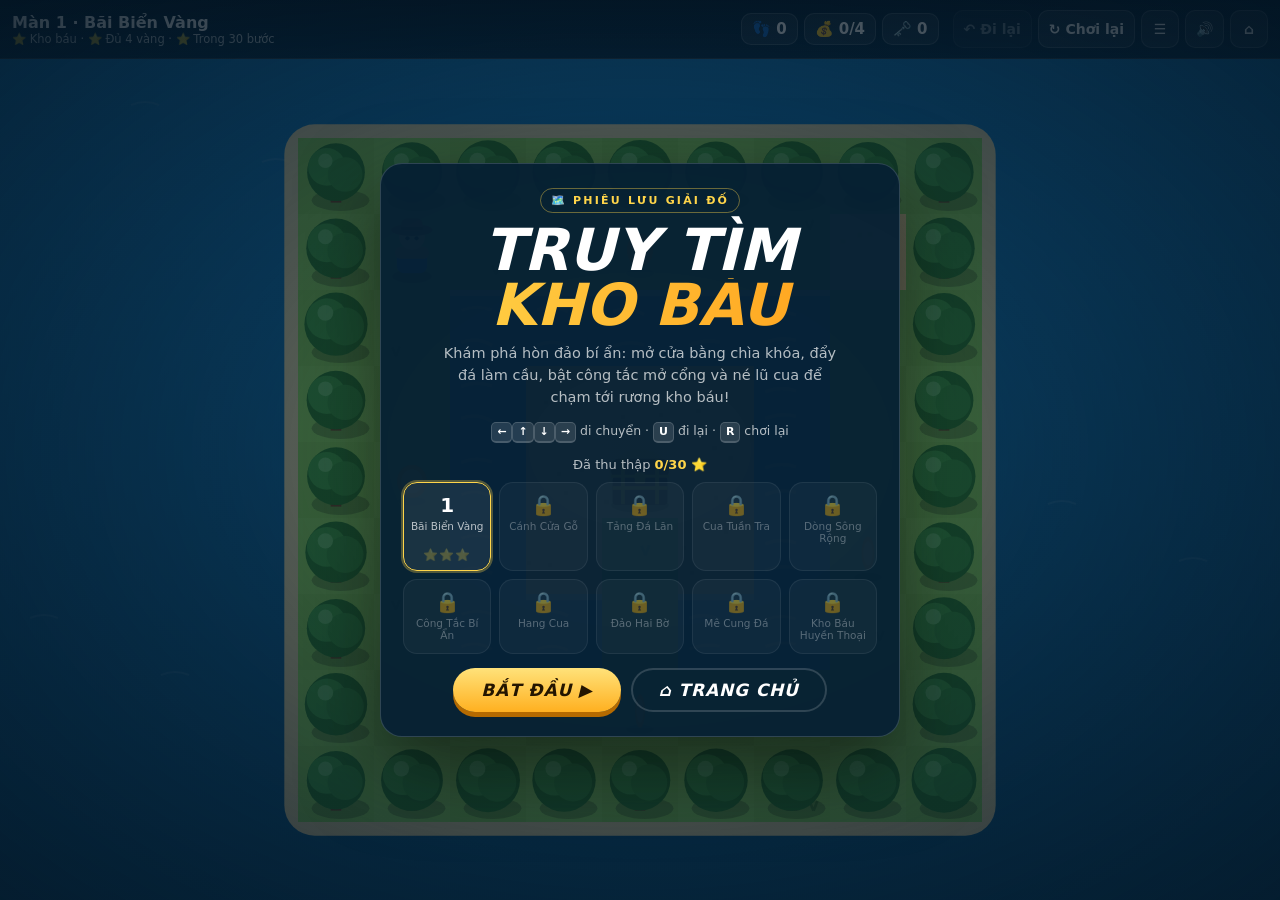
<file: games/truy-tim-kho-bau/index.html>
<!doctype html>
<html lang="vi">
<head>
<meta charset="utf-8">
<meta name="viewport" content="width=device-width,initial-scale=1,maximum-scale=1,user-scalable=no,viewport-fit=cover">
<title>Truy Tìm Kho Báu</title>
<style>
:root{ --accent:#ffd54a; --panel:rgba(6,30,48,.78); --line:rgba(255,255,255,.16); --muted:rgba(255,255,255,.7); }
*{box-sizing:border-box;margin:0;padding:0}
html,body{height:100%;overflow:hidden}
body{display:flex;flex-direction:column;background:#0d4f7a;color:#fff;
  font-family:system-ui,-apple-system,"Segoe UI",Roboto,"Helvetica Neue",Arial,sans-serif;
  -webkit-user-select:none;user-select:none;touch-action:none;-webkit-tap-highlight-color:transparent}
button{font:inherit;color:inherit;border:0;background:none;cursor:pointer}

#hud{flex:0 0 auto;display:flex;align-items:center;gap:10px 14px;flex-wrap:wrap;padding:10px 12px;padding-top:max(10px,env(safe-area-inset-top));
  background:linear-gradient(180deg,rgba(4,24,40,.9),rgba(4,24,40,.6));border-bottom:1px solid var(--line);z-index:5}
.lv{min-width:0;flex:1 1 180px}
.lv b{display:block;font-size:16px;font-weight:900;white-space:nowrap;overflow:hidden;text-overflow:ellipsis}
.lv small{display:block;font-size:11.5px;color:var(--muted);white-space:nowrap;overflow:hidden;text-overflow:ellipsis}
.stats{display:flex;gap:6px}
.stat{display:flex;align-items:center;gap:5px;padding:6px 10px;border-radius:10px;background:rgba(255,255,255,.08);border:1px solid var(--line);
  font-weight:900;font-size:15px;font-variant-numeric:tabular-nums}
.tools{display:flex;gap:6px}
.tool{height:38px;min-width:38px;padding:0 10px;border-radius:10px;background:rgba(255,255,255,.08);border:1px solid var(--line);
  display:inline-flex;align-items:center;justify-content:center;gap:5px;font-weight:800;font-size:14px;color:#fff;text-decoration:none}
.tool:hover{background:rgba(255,255,255,.16)}
.tool:disabled{opacity:.4;cursor:not-allowed}

#stage{flex:1 1 auto;position:relative;min-height:0}
#game{position:absolute;inset:0;width:100%;height:100%;display:block}
#tip{position:absolute;left:50%;bottom:14px;transform:translateX(-50%);max-width:calc(100% - 24px);padding:10px 16px;border-radius:14px;
  background:var(--panel);border:1px solid var(--line);font-weight:700;font-size:14px;line-height:1.4;text-align:center;
  backdrop-filter:blur(6px);-webkit-backdrop-filter:blur(6px);transition:opacity .4s;pointer-events:none}
#tip.off{opacity:0}

#pad{flex:0 0 auto;display:none;grid-template-columns:repeat(3,64px);grid-template-rows:repeat(2,56px);gap:8px;justify-content:center;
  padding:10px 0 max(14px,env(safe-area-inset-bottom))}
body.touch #pad{display:grid}
#pad button{border-radius:16px;background:rgba(255,255,255,.12);border:1px solid var(--line);font-size:22px;touch-action:none}
#pad button.on{background:rgba(255,213,74,.4)}
#pad [data-d=up]{grid-column:2;grid-row:1}
#pad [data-d=left]{grid-column:1;grid-row:2}
#pad [data-d=down]{grid-column:2;grid-row:2}
#pad [data-d=right]{grid-column:3;grid-row:2}

.screen{position:fixed;inset:0;display:flex;align-items:center;justify-content:center;padding:16px;z-index:10;
  background:radial-gradient(ellipse at center,rgba(3,20,34,.45),rgba(3,20,34,.85))}
.screen.light{background:rgba(3,20,34,.5)}
.screen[hidden]{display:none}
.card{width:100%;max-width:520px;max-height:100%;overflow:auto;padding:24px 22px;text-align:center;background:rgba(6,32,52,.94);
  border:1px solid var(--line);border-radius:22px;box-shadow:0 30px 80px rgba(0,0,0,.5)}
.card.small{max-width:380px}
.tag{display:inline-block;font-size:11px;font-weight:900;letter-spacing:.2em;color:var(--accent);border:1px solid rgba(255,213,74,.4);padding:5px 10px;border-radius:99px;margin-bottom:10px}
h1{font-size:clamp(36px,9vw,58px);line-height:.95;font-weight:900;font-style:italic;margin-bottom:10px}
h1 .l2{display:block;background:linear-gradient(90deg,#ffd54a,#ff9f1a);-webkit-background-clip:text;background-clip:text;color:transparent;padding:0 .06em}
h2{font-size:clamp(26px,7vw,38px);font-weight:900;font-style:italic;margin-bottom:6px}
.sub{color:var(--muted);font-size:14.5px;line-height:1.5;margin:0 auto 14px;max-width:400px}
.total{font-size:13px;color:var(--muted);margin-bottom:10px}
.total b{color:var(--accent)}
.levels{display:grid;grid-template-columns:repeat(auto-fill,minmax(88px,1fr));gap:8px;margin-bottom:14px}
.lvbtn{padding:10px 6px 8px;border-radius:14px;background:rgba(255,255,255,.07);border:1px solid var(--line);display:flex;flex-direction:column;align-items:center;gap:3px}
.lvbtn:hover:not(:disabled){background:rgba(255,255,255,.15)}
.lvbtn b{font-size:20px;font-weight:900}
.lvbtn small{font-size:10.5px;color:var(--muted);line-height:1.2;min-height:25px}
.lvbtn .st{font-size:12px;letter-spacing:1px}
.lvbtn:disabled{opacity:.45;cursor:not-allowed}
.lvbtn.cur{border-color:var(--accent);box-shadow:0 0 0 2px rgba(255,213,74,.3)}
.btn{display:inline-block;border:0;cursor:pointer;font:inherit;font-size:17px;font-weight:900;font-style:italic;letter-spacing:.05em;color:#241500;
  padding:12px 28px;border-radius:999px;background:linear-gradient(180deg,#ffe27a,#ffb020);box-shadow:0 5px 0 #b56a00;transition:transform .08s}
.btn:active{transform:translateY(4px);box-shadow:0 1px 0 #b56a00}
.btn.ghost{background:transparent;color:#fff;box-shadow:inset 0 0 0 2px var(--line)}
.btns{display:flex;gap:10px;justify-content:center;flex-wrap:wrap}
.howto{display:flex;flex-wrap:wrap;justify-content:center;gap:6px 14px;font-size:12.5px;color:var(--muted);margin-bottom:14px}
.stars{font-size:46px;letter-spacing:6px;margin:6px 0 4px}
.stars span{display:inline-block;opacity:.22;filter:grayscale(1);transform:scale(.8)}
.stars span.on{opacity:1;filter:none;animation:star .45s cubic-bezier(.3,1.6,.5,1) backwards;transform:none}
@keyframes star{0%{transform:scale(0) rotate(-40deg)}100%{transform:scale(1)}}
.checks{list-style:none;margin:8px auto 16px;max-width:290px;text-align:left;font-size:14px}
.checks li{padding:5px 0;color:var(--muted)}
.checks li.ok{color:#fff}
.emoji{font-size:48px;line-height:1;margin-bottom:6px}
kbd{display:inline-block;min-width:20px;padding:1px 5px;border-radius:5px;background:rgba(255,255,255,.12);border:1px solid var(--line);border-bottom-width:2px;color:#fff;font:700 11px/1.4 system-ui,sans-serif}
.t-only{display:none} body.touch .t-only{display:inline} body.touch .k-only{display:none}

@media (max-width:560px){
  .tool .lbl{display:none}
  .lv{flex-basis:100%}
  .stats{flex:1}
  .stat{padding:5px 8px;font-size:14px}
}
@media (orientation:landscape) and (max-height:560px){
  #hud{padding:6px 10px}
  .lv small{display:none}
  body.touch #stage{margin-right:220px}
  body.touch #pad{position:fixed;right:12px;bottom:12px;padding:0}
  .card{padding:14px 18px}
  h1{font-size:34px}
  .sub,.howto,.tag{display:none}
  .stars{font-size:34px;margin:0}
  .checks{margin:4px auto 10px}
  .emoji{display:none}
}
a.btn{text-decoration:none;display:inline-block}
</style>
</head>
<body>
<header id="hud">
  <div class="lv"><b id="lvName">Màn 1</b><small id="lvGoal"></small></div>
  <div class="stats">
    <span class="stat" title="Số bước">👣 <span id="sMoves">0</span></span>
    <span class="stat" title="Đồng vàng">💰 <span id="sCoins">0/0</span></span>
    <span class="stat" title="Chìa khóa">🗝️ <span id="sKeys">0</span></span>
  </div>
  <div class="tools">
    <button class="tool" id="undoBtn" title="Đi lại (U / Z)">↶ <span class="lbl">Đi lại</span></button>
    <button class="tool" id="restartBtn" title="Chơi lại màn (R)">↻ <span class="lbl">Chơi lại</span></button>
    <button class="tool" id="levelsBtn" title="Chọn màn">☰</button>
    <button class="tool" id="muteBtn" title="Âm thanh (M)" aria-label="Bật/tắt âm thanh">🔊</button>
    <a class="tool" id="homeBtn" href="../../index.html" target="_top" title="Về trang chủ" aria-label="Về trang chủ">⌂</a>
  </div>
</header>
<div id="stage"><canvas id="game"></canvas><div id="tip" class="off"></div></div>
<div id="pad">
  <button data-d="up" aria-label="Lên">▲</button>
  <button data-d="left" aria-label="Trái">◀</button>
  <button data-d="down" aria-label="Xuống">▼</button>
  <button data-d="right" aria-label="Phải">▶</button>
</div>

<div class="screen" id="menu">
  <div class="card">
    <div class="tag">🗺️ PHIÊU LƯU GIẢI ĐỐ</div>
    <h1>TRUY TÌM<span class="l2">KHO BÁU</span></h1>
    <p class="sub">Khám phá hòn đảo bí ẩn: mở cửa bằng chìa khóa, đẩy đá làm cầu, bật công tắc mở cổng và né lũ cua để chạm tới rương kho báu!</p>
    <div class="howto">
      <span class="k-only"><kbd>←</kbd><kbd>↑</kbd><kbd>↓</kbd><kbd>→</kbd> di chuyển · <kbd>U</kbd> đi lại · <kbd>R</kbd> chơi lại</span>
      <span class="t-only">Vuốt hoặc dùng nút mũi tên để di chuyển · Đi lại thoải mái nếu lỡ bước sai</span>
    </div>
    <div class="total" id="totalStars"></div>
    <div class="levels" id="levelGrid"></div>
    <div class="btns"><button class="btn" id="playBtn">BẮT ĐẦU ▶</button><a class="btn ghost home-link" href="../../index.html" target="_top">⌂ TRANG CHỦ</a></div>
  </div>
</div>

<div class="screen light" id="win" hidden>
  <div class="card small">
    <div class="emoji">🧰</div>
    <h2 id="winTitle">TÌM THẤY KHO BÁU!</h2>
    <div class="stars" id="winStars"><span>⭐</span><span>⭐</span><span>⭐</span></div>
    <ul class="checks" id="winChecks"></ul>
    <div class="btns">
      <button class="btn" id="nextBtn">MÀN TIẾP ▶</button>
      <button class="btn ghost" data-act="restart">CHƠI LẠI</button>
      <button class="btn ghost" data-act="levels" id="winLevels">CHỌN MÀN</button>
      <a class="btn ghost home-link" href="../../index.html" target="_top">⌂ TRANG CHỦ</a>
    </div>
  </div>
</div>

<div class="screen light" id="dead" hidden>
  <div class="card small">
    <div class="emoji">🦀</div>
    <h2>BỊ CUA KẸP RỒI!</h2>
    <p class="sub">Đừng lo, bạn có thể đi lại bước vừa rồi.</p>
    <div class="btns">
      <button class="btn" data-act="undo">↶ ĐI LẠI</button>
      <button class="btn ghost" data-act="restart">↻ CHƠI LẠI MÀN</button>
      <a class="btn ghost home-link" href="../../index.html" target="_top">⌂ TRANG CHỦ</a>
    </div>
  </div>
</div>

<script>
(() => {
'use strict';

// ===== ENGINE START =====
// Luật chơi thuần (không vẽ), dùng chung cho game và bộ giải kiểm tra màn chơi.
// Ký hiệu: # cây, R đá tảng, ~ nước, . cỏ, , cát, = cầu gỗ, @ người chơi, X rương kho báu,
// $ đồng vàng, k chìa khóa, D cửa gỗ, O tảng đá đẩy được, _ công tắc, G cổng sắt, c cua bò ngang, v cua bò dọc
const DIRS = { up: [0, -1], down: [0, 1], left: [-1, 0], right: [1, 0] };
function parseLevel(def) {
  const rows = def.map, h = rows.length, w = Math.max(...rows.map(r => r.length));
  const t = [], plates = [], gates = [];
  const s = { p: 0, boulders: [], coins: [], keysOnMap: [], enemies: [], filled: [], opened: [], keys: 0, moves: 0, got: 0, status: 'play', face: 'down' };
  for (let y = 0; y < h; y++) for (let x = 0; x < w; x++) {
    const ch = rows[y][x] || '#', i = y * w + x;
    let tile = ch;
    if (ch === '@') { tile = '.'; s.p = i; }
    else if (ch === 'O') { tile = '.'; s.boulders.push(i); }
    else if (ch === '$') { tile = '.'; s.coins.push(i); }
    else if (ch === 'k') { tile = '.'; s.keysOnMap.push(i); }
    else if (ch === 'c' || ch === 'v') { tile = '.'; s.enemies.push({ i, d: 1, axis: ch === 'c' ? 'h' : 'v' }); }
    else if (ch === '_') plates.push(i);
    else if (ch === 'G') gates.push(i);
    t.push(tile);
  }
  return { w, h, t, plates, gates, coinTotal: s.coins.length, start: s };
}
function cloneState(s) {
  return {
    p: s.p, boulders: s.boulders.slice(), coins: s.coins.slice(), keysOnMap: s.keysOnMap.slice(),
    enemies: s.enemies.map(e => ({ i: e.i, d: e.d, axis: e.axis })), filled: s.filled.slice(), opened: s.opened.slice(),
    keys: s.keys, moves: s.moves, got: s.got, status: s.status, face: s.face,
  };
}
function gatesOpen(L, s) {
  if (!L.plates.length) return false;
  if (L.plates.every(pl => s.boulders.includes(pl))) return true;
  // cổng không thể đóng sập lên người hoặc vật đang đứng trong cổng
  return L.gates.some(g => g === s.p || s.boulders.includes(g) || s.enemies.some(e => e.i === g));
}
function step(L, s, dir) {
  if (s.status !== 'play') return null;
  const [dx, dy] = DIRS[dir], w = L.w;
  const inb = (x, y) => x >= 0 && y >= 0 && x < w && y < L.h;
  const tx = s.p % w + dx, ty = Math.floor(s.p / w) + dy;
  if (!inb(tx, ty)) return null;
  const t = ty * w + tx, tile = L.t[t], gOpen = gatesOpen(L, s);
  if (tile === '#' || tile === 'R') return null;
  if (tile === '~' && !s.filled.includes(t)) return null;
  if (tile === 'G' && !gOpen) return null;
  const n = cloneState(s);
  n.ev = []; n.face = dir;
  if (tile === 'D' && !s.opened.includes(t)) {
    if (s.keys <= 0) return null;
    n.keys--; n.opened.push(t); n.ev.push(['unlock', t]);
  }
  const bi = s.boulders.indexOf(t);
  if (bi >= 0) {
    const bx = tx + dx, by = ty + dy;
    if (!inb(bx, by)) return null;
    const b2 = by * w + bx, t2 = L.t[b2];
    if (t2 === '#' || t2 === 'R' || t2 === 'X') return null;
    if (t2 === 'D' && !s.opened.includes(b2)) return null;
    if (t2 === 'G' && !gOpen) return null;
    if (s.boulders.includes(b2) || s.coins.includes(b2) || s.keysOnMap.includes(b2) || s.enemies.some(e => e.i === b2)) return null;
    if (t2 === '~' && !s.filled.includes(b2)) { n.boulders.splice(bi, 1); n.filled.push(b2); n.ev.push(['splash', b2, t]); }
    else { n.boulders[bi] = b2; n.ev.push(['push', t, b2]); }
  }
  n.p = t; n.moves++;
  if (s.enemies.some(e => e.i === t)) { n.status = 'dead'; n.ev.push(['caught', t]); return n; }
  const ci = n.coins.indexOf(t);
  if (ci >= 0) { n.coins.splice(ci, 1); n.got++; n.ev.push(['coin', t]); }
  const ki = n.keysOnMap.indexOf(t);
  if (ki >= 0) { n.keysOnMap.splice(ki, 1); n.keys++; n.ev.push(['key', t]); }
  if (tile === 'X') { n.status = 'won'; n.ev.push(['win', t]); return n; }
  const open2 = gatesOpen(L, n);
  for (const e of n.enemies) {
    const nb = d => {
      const x = e.i % w + (e.axis === 'h' ? d : 0), y = Math.floor(e.i / w) + (e.axis === 'v' ? d : 0);
      return inb(x, y) ? y * w + x : -1;
    };
    const blocked = j => {
      if (j < 0) return true;
      const tt = L.t[j];
      return tt === '#' || tt === 'R' || tt === 'X' || (tt === '~' && !n.filled.includes(j)) ||
        (tt === 'D' && !n.opened.includes(j)) || (tt === 'G' && !open2) ||
        n.boulders.includes(j) || n.enemies.some(o => o !== e && o.i === j);
    };
    let j = nb(e.d);
    if (blocked(j)) { e.d = -e.d; j = nb(e.d); if (blocked(j)) j = e.i; }
    e.i = j;
    if (j === n.p) { n.status = 'dead'; n.ev.push(['caught', j]); }
  }
  return n;
}
// ===== ENGINE END =====

// ===== LEVELS START =====
const LEVELS = [
  { name: 'Bãi Biển Vàng', par: 24, tip: 'Đi tới rương kho báu 🧰. Nhặt hết đồng vàng để được thêm sao!', map: [
    '#########',
    '#@..$..,#',
    '#.~~~~~.#',
    '#.~,,,~.#',
    '#$~,X,~.#',
    '#.~,.,~$#',
    '#.~~.~~.#',
    '#...$...#',
    '#########'] },
  { name: 'Cánh Cửa Gỗ', par: 19, tip: 'Nhặt chìa khóa 🗝️ để mở cánh cửa gỗ.', map: [
    '#########',
    '#@..#$..#',
    '#.$.#...#',
    '#...D.X.#',
    '#.k.#...#',
    '#...#..$#',
    '#########'] },
  { name: 'Tảng Đá Lăn', par: 14, tip: 'Đẩy tảng đá xuống nước để tạo lối đi qua.', map: [
    '#########',
    '#@...~$.#',
    '#.O..~..#',
    '#....~.X#',
    '#$...~..#',
    '#########'] },
  { name: 'Cua Tuần Tra', par: 33, tip: 'Mỗi bước bạn đi, cua cũng bò một bước. Canh đúng lúc rồi hãy băng qua!', map: [
    '#########',
    '#@.....$#',
    '###.#####',
    '#c......#',
    '#####.###',
    '#$..c...#',
    '###.#####',
    '#...X...#',
    '#########'] },
  { name: 'Dòng Sông Rộng', par: 24, tip: 'Sông rộng hai ô: cần hai tảng đá mới làm được cầu.', map: [
    '##########',
    '#@....~~.#',
    '#.O.O.~~X#',
    '#.....~~.#',
    '#$....~~$#',
    '##########'] },
  { name: 'Công Tắc Bí Ẩn', par: 18, tip: 'Đẩy tảng đá lên công tắc để mở cổng sắt.', map: [
    '#########',
    '#@....#X#',
    '#.O...#.#',
    '#.....G.#',
    '#..._.#$#',
    '#$....#.#',
    '#########'] },
  { name: 'Hang Cua', par: 29, tip: 'Chìa khóa nằm giữa bầy cua. Nhanh chân lên!', map: [
    '#########',
    '#@.....$#',
    '#.c.....#',
    '#..k....#',
    '#.....c.#',
    '#####D###',
    '#$..,..X#',
    '#########'] },
  { name: 'Đảo Hai Bờ', par: 14, tip: 'Tính kỹ trước khi đẩy: đẩy sai là phải đi lại!', map: [
    '##########',
    '#@..~....#',
    '#.O.~.k..#',
    '#.O.~....#',
    '#...~~D~~#',
    '#$..~..$.#',
    '#...~.X..#',
    '##########'] },
  { name: 'Mê Cung Đá', par: 27, tip: 'Công tắc ở xa cổng. Hãy tìm đường đẩy đá thật khéo.', map: [
    '##########',
    '#@.#....$#',
    '#..#.O...#',
    '#..R.R...#',
    '#$....#_.#',
    '########G#',
    '#X.......#',
    '##########'] },
  { name: 'Kho Báu Huyền Thoại', par: 56, tip: 'Màn cuối: dùng hết mọi kỹ năng để chạm tới kho báu!', map: [
    '###########',
    '#@..~....$#',
    '#.O.~.###.#',
    '#...~.#X#.#',
    '#.O.~.#D#.#',
    '#...~..c..#',
    '#$O.~.##G##',
    '#...~_.#k$#',
    '###########'] },
];
// ===== LEVELS END =====


const el = id => document.getElementById(id);
const store = {
  get(k, d) { try { const v = localStorage.getItem(k); return v ? JSON.parse(v) : d; } catch (e) { return d; } },
  set(k, v) { try { localStorage.setItem(k, JSON.stringify(v)); } catch (e) { /* ignore */ } },
};
const progress = Object.assign({ stars: {}, best: {}, last: 0 }, store.get('khobau.progress', {}));
const isTouch = window.matchMedia('(pointer: coarse)').matches || 'ontouchstart' in window;
const target = lv => lv.par + Math.max(3, Math.round(lv.par * 0.25));
const unlocked = i => i === 0 || (progress.stars[i - 1] || 0) > 0;

// ================= State =================
const canvas = el('game'), ctx = canvas.getContext('2d');
let W = 0, H = 0, dpr = 1, T = 40, OX = 0, OY = 0;
let li = 0, L = null, cur = null, hist = [], anim = null, bump = null, clock = 0, lastMove = 0, overT = 0;
let parts = [];

// ================= Sound =================
const Sound = {
  ctx: null, muted: store.get('khobau.muted', false),
  init() {
    if (this.ctx) { if (this.ctx.state === 'suspended') this.ctx.resume(); return; }
    const AC = window.AudioContext || window.webkitAudioContext;
    if (!AC) return;
    try {
      const c = this.ctx = new AC();
      this.master = c.createGain(); this.master.gain.value = this.muted ? 0 : 0.7; this.master.connect(c.destination);
      const len = Math.floor(c.sampleRate * 0.8);
      this.noise = c.createBuffer(1, len, c.sampleRate);
      const d = this.noise.getChannelData(0);
      for (let i = 0; i < len; i++) d[i] = Math.random() * 2 - 1;
    } catch (e) { this.ctx = null; }
  },
  tone(f1, f2, dur, type = 'sine', vol = 0.12, delay = 0) {
    if (!this.ctx) return;
    const c = this.ctx, t = c.currentTime + delay, o = c.createOscillator(), g = c.createGain();
    o.type = type; o.frequency.setValueAtTime(f1, t); o.frequency.exponentialRampToValueAtTime(f2, t + dur);
    g.gain.setValueAtTime(vol, t); g.gain.exponentialRampToValueAtTime(0.001, t + dur);
    o.connect(g); g.connect(this.master); o.start(t); o.stop(t + dur + 0.02);
  },
  noiseFx(freq, dur, vol, type = 'lowpass') {
    if (!this.ctx) return;
    const c = this.ctx, t = c.currentTime, s = c.createBufferSource(), f = c.createBiquadFilter(), g = c.createGain();
    s.buffer = this.noise; f.type = type; f.frequency.value = freq;
    g.gain.setValueAtTime(vol, t); g.gain.exponentialRampToValueAtTime(0.001, t + dur);
    s.connect(f); f.connect(g); g.connect(this.master); s.start(t); s.stop(t + dur + 0.05);
  },
  step() { this.tone(520, 380, 0.05, 'triangle', 0.05); },
  bump() { this.tone(140, 90, 0.08, 'square', 0.05); },
  coin() { this.tone(988, 988, 0.07, 'square', 0.07); this.tone(1319, 1319, 0.18, 'square', 0.07, 0.07); },
  key() { [784, 988, 1175, 1568].forEach((f, i) => this.tone(f, f, 0.1, 'triangle', 0.1, i * 0.05)); },
  unlock() { this.noiseFx(2500, 0.08, 0.25, 'bandpass'); this.tone(330, 220, 0.15, 'square', 0.06, 0.06); },
  push() { this.noiseFx(300, 0.18, 0.25); },
  splash() { this.noiseFx(1200, 0.5, 0.35, 'bandpass'); this.tone(300, 80, 0.3, 'sine', 0.12); },
  caught() { [440, 349, 262].forEach((f, i) => this.tone(f, f * 0.95, 0.18, 'sawtooth', 0.08, i * 0.12)); },
  win() { [523, 659, 784, 1047, 1319].forEach((f, i) => this.tone(f, f, i === 4 ? 0.6 : 0.13, 'square', 0.08, i * 0.11)); },
  setMuted(m) { this.muted = m; if (this.master) this.master.gain.value = m ? 0 : 0.7; store.set('khobau.muted', m); },
};

// ================= Game flow =================
function loadLevel(i) {
  li = i; L = parseLevel(LEVELS[i]);
  cur = cloneState(L.start); hist = []; anim = null; bump = null; parts = []; overT = 0;
  progress.last = i; store.set('khobau.progress', progress);
  el('win').hidden = true; el('dead').hidden = true; el('menu').hidden = true;
  showTip(LEVELS[i].tip);
  layout(); updateHud();
}
function move(dir) {
  if (!cur || cur.status !== 'play' || !el('menu').hidden) return;
  Sound.init();
  const n = step(L, cur, dir);
  if (!n) { bump = { dir, t: 0 }; cur.face = dir; Sound.bump(); return; }
  hist.push(cur);
  if (hist.length === 1) el('tip').classList.add('off');
  anim = { prev: cur, ev: n.ev, t: 0 };
  cur = n;
  lastMove = performance.now();
  let sound = 'step';
  for (const [type, a, b] of n.ev) {
    const c = center(a);
    if (type === 'coin') { burst(c.x, c.y, ['#ffd54a', '#fff3b0', '#ffb300'], 14); sound = 'coin'; }
    else if (type === 'key') { burst(c.x, c.y, ['#ffd54a', '#fff'], 18); sound = 'key'; }
    else if (type === 'unlock') { burst(c.x, c.y, ['#c58b4c', '#ffd54a'], 16); Sound.unlock(); }
    else if (type === 'push') { const d = center(b); dust(d.x, d.y); if (sound === 'step') sound = 'push'; }
    else if (type === 'splash') { setTimeout(() => { const d = center(a); splash(d.x, d.y); }, 110); sound = 'splash'; }
    else if (type === 'caught') { sound = 'caught'; }
    else if (type === 'win') { sound = 'win'; }
  }
  Sound[sound]();
  if (n.status === 'won') { overT = setTimeout(showWin, 650); burstWin(); }
  else if (n.status === 'dead') overT = setTimeout(() => { el('dead').hidden = false; }, 450);
  updateHud();
}
function undo() {
  if (!hist.length) return;
  clearTimeout(overT);
  cur = hist.pop(); anim = null; bump = null;
  el('dead').hidden = true; el('win').hidden = true;
  updateHud();
}
function restart() {
  clearTimeout(overT);
  loadLevel(li);
}
function starsFor(s, lv) {
  return 1 + (s.got === L.coinTotal ? 1 : 0) + (s.got === L.coinTotal && s.moves <= target(lv) ? 1 : 0);
}
function showWin() {
  const lv = LEVELS[li], st = starsFor(cur, lv);
  const prevStars = progress.stars[li] || 0;
  progress.stars[li] = Math.max(prevStars, st);
  if (!progress.best[li] || cur.moves < progress.best[li]) progress.best[li] = cur.moves;
  store.set('khobau.progress', progress);
  const allCoins = cur.got === L.coinTotal, fast = cur.moves <= target(lv);
  el('winStars').innerHTML = [0, 1, 2].map(i => `<span class="${i < st ? 'on' : ''}" style="animation-delay:${0.15 + i * 0.2}s">⭐</span>`).join('');
  el('winChecks').innerHTML = [
    ['Tìm thấy kho báu', true],
    [`Nhặt đủ vàng (${cur.got}/${L.coinTotal})`, allCoins],
    [`Về đích trong ${target(lv)} bước (bạn đi ${cur.moves} bước)`, allCoins && fast],
  ].map(([t, ok]) => `<li class="${ok ? 'ok' : ''}">${ok ? '✅' : '⬜'} ${t}</li>`).join('');
  const last = li === LEVELS.length - 1;
  el('winTitle').textContent = last ? 'CHINH PHỤC KHO BÁU HUYỀN THOẠI!' : 'TÌM THẤY KHO BÁU!';
  el('nextBtn').textContent = last ? 'CHỌN MÀN ☰' : 'MÀN TIẾP ▶';
  el('winLevels').hidden = last;
  el('win').hidden = false;
}
function openMenu() {
  clearTimeout(overT);
  const total = Object.values(progress.stars).reduce((a, b) => a + b, 0);
  el('totalStars').innerHTML = `Đã thu thập <b>${total}/${LEVELS.length * 3} ⭐</b>`;
  el('levelGrid').innerHTML = LEVELS.map((lv, i) => {
    const s = progress.stars[i] || 0, ok = unlocked(i);
    return `<button class="lvbtn ${i === li && L ? 'cur' : ''}" data-lv="${i}" ${ok ? '' : 'disabled'}>
      <b>${ok ? i + 1 : '🔒'}</b><small>${lv.name}</small><span class="st">${ok ? '⭐'.repeat(s) + '<span style="opacity:.25">' + '⭐'.repeat(3 - s) + '</span>' : ''}</span></button>`;
  }).join('');
  let next = LEVELS.findIndex((_, i) => unlocked(i) && !progress.stars[i]);
  if (next < 0) next = progress.last || 0;
  el('playBtn').textContent = total ? `CHƠI TIẾP: MÀN ${next + 1} ▶` : 'BẮT ĐẦU ▶';
  el('playBtn').dataset.lv = next;
  el('win').hidden = true; el('dead').hidden = true; el('menu').hidden = false;
}

// ================= UI =================
let tipT = 0;
function showTip(text) {
  const t = el('tip');
  t.textContent = '💡 ' + text; t.classList.remove('off');
  clearTimeout(tipT); tipT = setTimeout(() => t.classList.add('off'), 6000);
}
function updateHud() {
  const lv = LEVELS[li];
  el('lvName').textContent = `Màn ${li + 1} · ${lv.name}`;
  el('lvGoal').textContent = `⭐ Kho báu · ⭐ Đủ ${L.coinTotal} vàng · ⭐ Trong ${target(lv)} bước`;
  el('sMoves').textContent = cur.moves;
  el('sCoins').textContent = `${cur.got}/${L.coinTotal}`;
  el('sKeys').textContent = cur.keys;
  el('undoBtn').disabled = !hist.length;
}
function toggleMute() { Sound.setMuted(!Sound.muted); el('muteBtn').textContent = Sound.muted ? '🔇' : '🔊'; }

// ================= Layout & effects =================
function layout() {
  const r = el('stage').getBoundingClientRect();
  dpr = Math.min(window.devicePixelRatio || 1, 2);
  W = r.width; H = r.height;
  canvas.width = Math.round(W * dpr); canvas.height = Math.round(H * dpr);
  if (!L) return;
  const pad = 12;
  T = Math.max(14, Math.min(76, Math.floor(Math.min((W - pad * 2) / L.w, (H - pad * 2) / L.h))));
  OX = Math.round((W - T * L.w) / 2); OY = Math.round((H - T * L.h) / 2);
}
const center = i => ({ x: OX + (i % L.w + 0.5) * T, y: OY + (Math.floor(i / L.w) + 0.5) * T });
function burst(x, y, colors, n) {
  for (let k = 0; k < n; k++) {
    const a = Math.random() * Math.PI * 2, sp = (0.8 + Math.random() * 2.4) * T;
    parts.push({ x, y, vx: Math.cos(a) * sp, vy: Math.sin(a) * sp - T, g: T * 4, life: 0.7, max: 0.7, r: T * (0.04 + Math.random() * 0.05), c: colors[k % colors.length] });
  }
}
function dust(x, y) {
  for (let k = 0; k < 6; k++) parts.push({ x: x + (Math.random() - 0.5) * T * 0.6, y: y + T * 0.3, vx: (Math.random() - 0.5) * T, vy: -Math.random() * T * 0.6, g: 0, life: 0.45, max: 0.45, r: T * 0.1, c: 'rgba(160,130,90,.6)' });
}
function splash(x, y) {
  for (let k = 0; k < 18; k++) {
    const a = -Math.PI * Math.random(), sp = (1 + Math.random() * 2.5) * T;
    parts.push({ x, y, vx: Math.cos(a) * sp, vy: Math.sin(a) * sp, g: T * 9, life: 0.6, max: 0.6, r: T * 0.06, c: k % 2 ? '#e3f6ff' : '#7cc8f5' });
  }
  parts.push({ ring: true, x, y, life: 0.5, max: 0.5, c: '#e3f6ff' });
}
function burstWin() {
  const c = center(cur.p);
  for (let k = 0; k < 60; k++) {
    const a = -Math.PI / 2 + (Math.random() - 0.5) * 2.2, sp = (2 + Math.random() * 4) * T;
    parts.push({ x: c.x, y: c.y, vx: Math.cos(a) * sp, vy: Math.sin(a) * sp, g: T * 6, life: 1.4, max: 1.4, r: T * 0.07, c: ['#ffd54a', '#ff5b8a', '#5dff7a', '#4fc3f7', '#fff'][k % 5] });
  }
}

// ================= Drawing =================
function hash(i, k = 0) { const s = Math.sin(i * 127.1 + k * 311.7) * 43758.5453; return s - Math.floor(s); }
function rr(x, y, w, h, r) {
  ctx.beginPath(); ctx.moveTo(x + r, y);
  ctx.arcTo(x + w, y, x + w, y + h, r); ctx.arcTo(x + w, y + h, x, y + h, r);
  ctx.arcTo(x, y + h, x, y, r); ctx.arcTo(x, y, x + w, y, r); ctx.closePath();
}
function circle(x, y, r, c) { ctx.fillStyle = c; ctx.beginPath(); ctx.arc(x, y, r, 0, Math.PI * 2); ctx.fill(); }
function ellipse(x, y, rx, ry, c) { ctx.fillStyle = c; ctx.beginPath(); ctx.ellipse(x, y, rx, ry, 0, 0, Math.PI * 2); ctx.fill(); }
const isWater = (s, i) => L.t[i] === '~' && !s.filled.includes(i);

function drawGround(x, y, i, tile) {
  const px = OX + x * T, py = OY + y * T;
  if (tile === ',' || tile === 'X') {
    ctx.fillStyle = (x + y) % 2 ? '#f0d9a0' : '#ecd496'; ctx.fillRect(px, py, T, T);
    ctx.fillStyle = 'rgba(180,140,80,.35)';
    for (let k = 0; k < 3; k++) ctx.fillRect(px + hash(i, k) * T * 0.8, py + hash(i, k + 5) * T * 0.8, T * 0.06, T * 0.06);
  } else {
    ctx.fillStyle = (x + y) % 2 ? '#86cc5e' : '#80c658'; ctx.fillRect(px, py, T, T);
    if (hash(i) > 0.55) {
      ctx.strokeStyle = 'rgba(40,110,30,.45)'; ctx.lineWidth = Math.max(1, T * 0.035);
      const gx = px + hash(i, 1) * T * 0.7 + T * 0.15, gy = py + hash(i, 2) * T * 0.7 + T * 0.2;
      ctx.beginPath(); ctx.moveTo(gx, gy); ctx.lineTo(gx - T * 0.05, gy - T * 0.12); ctx.moveTo(gx, gy); ctx.lineTo(gx + T * 0.05, gy - T * 0.13); ctx.stroke();
    }
  }
}
function drawWater(x, y, i, s) {
  const px = OX + x * T, py = OY + y * T;
  ctx.fillStyle = '#3b9be0'; ctx.fillRect(px, py, T, T);
  ctx.strokeStyle = 'rgba(255,255,255,.35)'; ctx.lineWidth = Math.max(1, T * 0.04);
  for (let k = 0; k < 2; k++) {
    const yy = py + T * (0.3 + k * 0.4), ph = clock * 2 + x * 0.9 + k * 2;
    ctx.beginPath(); ctx.moveTo(px + T * 0.15, yy + Math.sin(ph) * T * 0.04);
    ctx.quadraticCurveTo(px + T * 0.35, yy - T * 0.08 + Math.sin(ph) * T * 0.04, px + T * 0.55, yy + Math.sin(ph + 1) * T * 0.04); ctx.stroke();
  }
  const up = y > 0 ? y * L.w - L.w + x : -1;
  if (up >= 0 && L.t[up] !== '~' && L.t[up] !== '#') { ctx.fillStyle = 'rgba(255,255,255,.45)'; ctx.fillRect(px, py, T, T * 0.08); }
  if (s.filled.includes(i)) {
    ellipse(px + T / 2, py + T * 0.55, T * 0.46, T * 0.4, '#7d6b5d');
    ellipse(px + T / 2, py + T * 0.5, T * 0.44, T * 0.38, '#a1887f');
    for (let k = 0; k < 4; k++) circle(px + T * (0.28 + hash(i, k) * 0.44), py + T * (0.32 + hash(i, k + 3) * 0.36), T * 0.08, '#8d7b6e');
  }
}
function drawTree(x, y, i) {
  const cx = OX + (x + 0.5) * T, cy = OY + (y + 0.5) * T;
  ellipse(cx + T * 0.06, cy + T * 0.32, T * 0.38, T * 0.14, 'rgba(0,0,0,.22)');
  ctx.fillStyle = '#6d4c2f'; ctx.fillRect(cx - T * 0.07, cy + T * 0.05, T * 0.14, T * 0.3);
  const s = 0.95 + hash(i) * 0.12;
  circle(cx, cy - T * 0.05, T * 0.4 * s, '#2e7d32');
  circle(cx - T * 0.12, cy - T * 0.12, T * 0.26 * s, '#43a047');
  circle(cx + T * 0.12, cy - T * 0.02, T * 0.24 * s, '#3b9440');
  circle(cx - T * 0.14, cy - T * 0.2, T * 0.1 * s, '#66bb6a');
}
function drawRock(x, y) {
  const cx = OX + (x + 0.5) * T, cy = OY + (y + 0.5) * T;
  ellipse(cx, cy + T * 0.3, T * 0.4, T * 0.12, 'rgba(0,0,0,.2)');
  ctx.fillStyle = '#8a8f98';
  ctx.beginPath(); ctx.moveTo(cx - T * 0.42, cy + T * 0.3); ctx.lineTo(cx - T * 0.3, cy - T * 0.18); ctx.lineTo(cx - T * 0.02, cy - T * 0.36);
  ctx.lineTo(cx + T * 0.3, cy - T * 0.22); ctx.lineTo(cx + T * 0.42, cy + T * 0.3); ctx.closePath(); ctx.fill();
  ctx.fillStyle = 'rgba(255,255,255,.25)';
  ctx.beginPath(); ctx.moveTo(cx - T * 0.3, cy - T * 0.18); ctx.lineTo(cx - T * 0.02, cy - T * 0.36); ctx.lineTo(cx - T * 0.05, cy); ctx.lineTo(cx - T * 0.25, cy + T * 0.1); ctx.closePath(); ctx.fill();
}
function drawDoor(x, y, open) {
  const px = OX + x * T, py = OY + y * T;
  if (open) {
    ctx.fillStyle = '#6d4c2f'; ctx.fillRect(px + T * 0.04, py + T * 0.05, T * 0.12, T * 0.9); ctx.fillRect(px + T * 0.84, py + T * 0.05, T * 0.12, T * 0.9);
    return;
  }
  ctx.fillStyle = '#5d3c1f'; rr(px + T * 0.06, py + T * 0.04, T * 0.88, T * 0.92, T * 0.08); ctx.fill();
  ctx.fillStyle = '#8d5a2b'; rr(px + T * 0.1, py + T * 0.08, T * 0.8, T * 0.84, T * 0.06); ctx.fill();
  ctx.strokeStyle = '#6b4320'; ctx.lineWidth = Math.max(1, T * 0.03);
  for (let k = 1; k < 4; k++) { ctx.beginPath(); ctx.moveTo(px + T * (0.1 + k * 0.2), py + T * 0.1); ctx.lineTo(px + T * (0.1 + k * 0.2), py + T * 0.9); ctx.stroke(); }
  ctx.fillStyle = '#4a4f57'; ctx.fillRect(px + T * 0.1, py + T * 0.22, T * 0.8, T * 0.07); ctx.fillRect(px + T * 0.1, py + T * 0.7, T * 0.8, T * 0.07);
  circle(px + T * 0.5, py + T * 0.48, T * 0.11, '#ffca28');
  ctx.fillStyle = '#3e2a12'; ctx.fillRect(px + T * 0.47, py + T * 0.47, T * 0.06, T * 0.12);
}
function drawPlate(x, y, pressed) {
  const px = OX + x * T, py = OY + y * T;
  ctx.fillStyle = '#7b7f87'; rr(px + T * 0.14, py + T * 0.14, T * 0.72, T * 0.72, T * 0.1); ctx.fill();
  ctx.fillStyle = pressed ? '#5c6068' : '#b0b5bd'; rr(px + T * 0.22, py + T * (pressed ? 0.26 : 0.2), T * 0.56, T * 0.56, T * 0.08); ctx.fill();
  if (!pressed) circle(px + T * 0.5, py + T * 0.48, T * 0.08, '#ff7043');
}
function drawGate(x, y, open) {
  const px = OX + x * T, py = OY + y * T;
  ctx.fillStyle = '#4a4f57'; ctx.fillRect(px + T * 0.04, py + T * 0.04, T * 0.1, T * 0.92); ctx.fillRect(px + T * 0.86, py + T * 0.04, T * 0.1, T * 0.92);
  if (open) { ctx.fillStyle = '#6b7079'; ctx.fillRect(px + T * 0.1, py + T * 0.82, T * 0.8, T * 0.08); return; }
  ctx.fillStyle = '#5f6670'; ctx.fillRect(px + T * 0.08, py + T * 0.08, T * 0.84, T * 0.1);
  for (let k = 0; k < 4; k++) { ctx.fillStyle = '#7a828d'; ctx.fillRect(px + T * (0.2 + k * 0.18), py + T * 0.1, T * 0.07, T * 0.84); }
  ctx.fillStyle = 'rgba(255,255,255,.2)'; for (let k = 0; k < 4; k++) ctx.fillRect(px + T * (0.2 + k * 0.18), py + T * 0.1, T * 0.02, T * 0.84);
}
function drawChest(x, y, won) {
  const cx = OX + (x + 0.5) * T, cy = OY + (y + 0.5) * T;
  const glow = 0.5 + Math.sin(clock * 3) * 0.2;
  const g = ctx.createRadialGradient(cx, cy, 0, cx, cy, T * 0.75);
  g.addColorStop(0, `rgba(255,220,90,${won ? 0.8 : glow * 0.6})`); g.addColorStop(1, 'rgba(255,220,90,0)');
  ctx.fillStyle = g; ctx.fillRect(cx - T, cy - T, T * 2, T * 2);
  ellipse(cx, cy + T * 0.33, T * 0.38, T * 0.1, 'rgba(0,0,0,.25)');
  ctx.fillStyle = '#7a4520'; rr(cx - T * 0.36, cy - T * 0.05, T * 0.72, T * 0.38, T * 0.05); ctx.fill();
  ctx.fillStyle = '#ffca28'; ctx.fillRect(cx - T * 0.36, cy + T * 0.08, T * 0.72, T * 0.05);
  if (won) {
    ctx.fillStyle = '#5c3317'; rr(cx - T * 0.36, cy - T * 0.42, T * 0.72, T * 0.22, T * 0.06); ctx.fill();
    for (let k = 0; k < 5; k++) circle(cx - T * 0.22 + k * T * 0.11, cy - T * 0.06 - (k % 2) * T * 0.05, T * 0.08, '#ffd54a');
  } else {
    ctx.fillStyle = '#9a5a2c'; rr(cx - T * 0.38, cy - T * 0.28, T * 0.76, T * 0.26, T * 0.1); ctx.fill();
    ctx.fillStyle = '#ffca28'; ctx.fillRect(cx - T * 0.38, cy - T * 0.07, T * 0.76, T * 0.04);
    ctx.fillRect(cx - T * 0.25, cy - T * 0.28, T * 0.05, T * 0.6); ctx.fillRect(cx + T * 0.2, cy - T * 0.28, T * 0.05, T * 0.6);
    rr(cx - T * 0.07, cy - T * 0.1, T * 0.14, T * 0.15, T * 0.03); ctx.fill();
  }
}
function drawCoin(i, k) {
  const c = center(i), sx = Math.abs(Math.cos(clock * 3 + k)), bob = Math.sin(clock * 3 + k) * T * 0.04;
  ellipse(c.x, c.y + T * 0.28, T * 0.18, T * 0.06, 'rgba(0,0,0,.2)');
  ctx.fillStyle = '#e0a800'; ctx.beginPath(); ctx.ellipse(c.x, c.y + bob, T * 0.22 * Math.max(0.15, sx), T * 0.22, 0, 0, Math.PI * 2); ctx.fill();
  ctx.fillStyle = '#ffd54a'; ctx.beginPath(); ctx.ellipse(c.x, c.y + bob, T * 0.16 * Math.max(0.1, sx), T * 0.16, 0, 0, Math.PI * 2); ctx.fill();
}
function drawKey(i) {
  const c = center(i), bob = Math.sin(clock * 2.5) * T * 0.06;
  ellipse(c.x, c.y + T * 0.3, T * 0.2, T * 0.06, 'rgba(0,0,0,.2)');
  ctx.save(); ctx.translate(c.x, c.y + bob); ctx.rotate(-0.6);
  ctx.strokeStyle = '#e0a800'; ctx.lineWidth = T * 0.09;
  ctx.beginPath(); ctx.arc(-T * 0.16, 0, T * 0.12, 0, Math.PI * 2); ctx.stroke();
  ctx.fillStyle = '#ffca28'; ctx.fillRect(-T * 0.05, -T * 0.045, T * 0.36, T * 0.09);
  ctx.fillRect(T * 0.18, 0, T * 0.06, T * 0.12); ctx.fillRect(T * 0.27, 0, T * 0.05, T * 0.09);
  ctx.restore();
}
function drawBoulder(x, y, alpha = 1, sink = 0) {
  ctx.globalAlpha = alpha;
  if (!sink) ellipse(x + T * 0.05, y + T * 0.32, T * 0.36, T * 0.12, 'rgba(0,0,0,.28)');
  const r = T * 0.38 * (1 - sink * 0.3);
  const g = ctx.createRadialGradient(x - r * 0.35, y - r * 0.4, r * 0.1, x, y, r);
  g.addColorStop(0, '#cfd3d8'); g.addColorStop(1, '#6e737b');
  ctx.fillStyle = g; ctx.beginPath(); ctx.arc(x, y + sink * T * 0.2, r, 0, Math.PI * 2); ctx.fill();
  ctx.strokeStyle = 'rgba(60,60,70,.5)'; ctx.lineWidth = Math.max(1, T * 0.03);
  ctx.beginPath(); ctx.moveTo(x - r * 0.2, y - r * 0.5); ctx.lineTo(x, y - r * 0.1); ctx.lineTo(x + r * 0.3, y + r * 0.1); ctx.stroke();
  ctx.globalAlpha = 1;
}
function drawCrab(x, y, e) {
  const wig = Math.sin(clock * 10) * T * 0.03;
  ellipse(x, y + T * 0.28, T * 0.34, T * 0.1, 'rgba(0,0,0,.25)');
  ctx.strokeStyle = '#b71c1c'; ctx.lineWidth = Math.max(1.5, T * 0.05);
  for (const s of [-1, 1]) for (let k = 0; k < 3; k++) {
    ctx.beginPath(); ctx.moveTo(x + s * T * 0.15, y + T * (0.02 + k * 0.08)); ctx.lineTo(x + s * T * 0.36, y + T * (0.1 + k * 0.08) + (k % 2 ? wig : -wig)); ctx.stroke();
  }
  ellipse(x, y + T * 0.05, T * 0.28, T * 0.2, '#e53935');
  ellipse(x - T * 0.06, y - T * 0.02, T * 0.12, T * 0.06, 'rgba(255,255,255,.25)');
  for (const s of [-1, 1]) {
    circle(x + s * T * 0.32, y - T * 0.14 + wig * s, T * 0.11, '#ef5350');
    ctx.fillStyle = '#b71c1c'; ctx.fillRect(x + s * T * 0.3 - T * 0.02, y - T * 0.2 + wig * s, T * 0.04, T * 0.08);
    ctx.strokeStyle = '#c62828'; ctx.beginPath(); ctx.moveTo(x + s * T * 0.08, y - T * 0.1); ctx.lineTo(x + s * T * 0.1, y - T * 0.22); ctx.stroke();
    circle(x + s * T * 0.1, y - T * 0.24, T * 0.06, '#fff'); circle(x + s * T * 0.1 + (e.axis === 'h' ? e.d * T * 0.02 : 0), y - T * 0.24 + (e.axis === 'v' ? e.d * T * 0.02 : 0), T * 0.03, '#111');
  }
}
function drawPlayer(x, y, face, dead) {
  const bob = Math.abs(Math.sin(clock * 4)) * T * 0.02;
  ellipse(x, y + T * 0.32, T * 0.26, T * 0.09, 'rgba(0,0,0,.28)');
  y -= bob;
  // ba lô
  if (face !== 'down') { ctx.fillStyle = '#8d6e3f'; rr(x - T * 0.17, y - T * 0.02, T * 0.34, T * 0.3, T * 0.06); ctx.fill(); }
  // thân
  ctx.fillStyle = '#2f80ed'; rr(x - T * 0.2, y + T * 0.02, T * 0.4, T * 0.28, T * 0.1); ctx.fill();
  ctx.fillStyle = '#d9a35f'; rr(x - T * 0.22, y - T * 0.05, T * 0.44, T * 0.16, T * 0.07); ctx.fill();
  // đầu
  circle(x, y - T * 0.18, T * 0.17, '#f1c27d');
  // mắt
  if (face !== 'up') {
    const ex = face === 'left' ? -T * 0.05 : face === 'right' ? T * 0.05 : 0;
    if (dead) { ctx.strokeStyle = '#222'; ctx.lineWidth = T * 0.03; for (const s of [-1, 1]) { const cx = x + ex + s * T * 0.06, cy = y - T * 0.16; ctx.beginPath(); ctx.moveTo(cx - T * 0.03, cy - T * 0.03); ctx.lineTo(cx + T * 0.03, cy + T * 0.03); ctx.moveTo(cx + T * 0.03, cy - T * 0.03); ctx.lineTo(cx - T * 0.03, cy + T * 0.03); ctx.stroke(); } }
    else for (const s of [-1, 1]) if (!(face === 'left' && s > 0) && !(face === 'right' && s < 0) || face === 'down') circle(x + ex + s * T * 0.06, y - T * 0.16, T * 0.028, '#222');
  }
  // mũ thám hiểm
  ellipse(x, y - T * 0.27, T * 0.27, T * 0.08, '#8d5a2b');
  ctx.fillStyle = '#a0692f'; rr(x - T * 0.14, y - T * 0.42, T * 0.28, T * 0.16, T * 0.07); ctx.fill();
  ctx.fillStyle = '#5d3c1f'; ctx.fillRect(x - T * 0.14, y - T * 0.31, T * 0.28, T * 0.04);
}

function render(dt) {
  ctx.setTransform(dpr, 0, 0, dpr, 0, 0);
  const g = ctx.createLinearGradient(0, 0, 0, H);
  g.addColorStop(0, '#1478b8'); g.addColorStop(1, '#0d4f7a');
  ctx.fillStyle = g; ctx.fillRect(0, 0, W, H);
  ctx.strokeStyle = 'rgba(255,255,255,.08)'; ctx.lineWidth = 2;
  for (let k = 0; k < 14; k++) {
    const yy = (k * 57 + clock * 8) % (H + 40) - 20, xx = (k * 131) % W;
    ctx.beginPath(); ctx.moveTo(xx, yy); ctx.quadraticCurveTo(xx + 14, yy - 6, xx + 28, yy); ctx.stroke();
  }
  if (!L) return;
  const s = cur;
  // viền cát quanh đảo
  ctx.fillStyle = 'rgba(240,217,160,.85)'; rr(OX - T * 0.18, OY - T * 0.18, T * L.w + T * 0.36, T * L.h + T * 0.36, T * 0.4); ctx.fill();
  ctx.fillStyle = 'rgba(255,255,255,.35)'; rr(OX - T * 0.28, OY - T * 0.28, T * L.w + T * 0.56, T * L.h + T * 0.56, T * 0.5);
  ctx.globalCompositeOperation = 'destination-over'; ctx.fill(); ctx.globalCompositeOperation = 'source-over';
  const gOpen = gatesOpen(L, s);
  for (let y = 0; y < L.h; y++) for (let x = 0; x < L.w; x++) {
    const i = y * L.w + x, tile = L.t[i];
    if (tile === '~') drawWater(x, y, i, s);
    else drawGround(x, y, i, tile === '#' || tile === 'R' ? '.' : tile);
    if (tile === '=') { const px = OX + x * T, py = OY + y * T; ctx.fillStyle = '#3b9be0'; ctx.fillRect(px, py, T, T); ctx.fillStyle = '#a1693a'; for (let k = 0; k < 4; k++) ctx.fillRect(px + T * 0.05, py + T * (0.06 + k * 0.24), T * 0.9, T * 0.18); }
    else if (tile === 'D') drawDoor(x, y, s.opened.includes(i));
    else if (tile === '_') drawPlate(x, y, s.boulders.includes(i));
    else if (tile === 'G') drawGate(x, y, gOpen);
    else if (tile === 'X') drawChest(x, y, s.status === 'won');
  }
  for (let y = 0; y < L.h; y++) for (let x = 0; x < L.w; x++) {
    const i = y * L.w + x;
    if (L.t[i] === '#') drawTree(x, y, i); else if (L.t[i] === 'R') drawRock(x, y);
  }
  s.coins.forEach((i, k) => drawCoin(i, i));
  s.keysOnMap.forEach(i => drawKey(i));

  // tween
  let k = 1;
  if (anim) { anim.t += dt; k = Math.min(1, anim.t / 0.13); if (k >= 1 && anim.t > 0.4) anim = null; }
  const e = 1 - (1 - k) * (1 - k);
  const lerpPos = (a, b) => { const A = center(a), B = center(b); return { x: A.x + (B.x - A.x) * e, y: A.y + (B.y - A.y) * e }; };
  const prev = anim ? anim.prev : null;
  for (const b of s.boulders) {
    const pushed = anim && anim.ev.find(v => v[0] === 'push' && v[2] === b);
    const p = pushed ? lerpPos(pushed[1], b) : center(b);
    drawBoulder(p.x, p.y);
  }
  if (anim) for (const v of anim.ev) if (v[0] === 'splash') {
    const p = lerpPos(v[2], v[1]);
    if (k < 1) drawBoulder(p.x, p.y);
    else if (anim.t < 0.35) { const sk = (anim.t - 0.13) / 0.22; drawBoulder(p.x, p.y, 1 - sk, sk); }
  }
  s.enemies.forEach((en, j) => { const p = prev ? lerpPos(prev.enemies[j].i, en.i) : center(en.i); drawCrab(p.x, p.y, en); });
  let pp = prev ? lerpPos(prev.p, s.p) : center(s.p);
  if (bump) {
    bump.t += dt;
    const d = DIRS[bump.dir], a = Math.sin(Math.min(1, bump.t / 0.15) * Math.PI) * T * 0.12;
    pp = { x: pp.x + d[0] * a, y: pp.y + d[1] * a };
    if (bump.t > 0.15) bump = null;
  }
  drawPlayer(pp.x, pp.y, s.face, s.status === 'dead');

  for (const q of parts) {
    q.life -= dt;
    if (q.ring) { const r = (1 - q.life / q.max); ctx.strokeStyle = `rgba(227,246,255,${q.life / q.max})`; ctx.lineWidth = T * 0.05; ctx.beginPath(); ctx.ellipse(q.x, q.y, T * 0.6 * r + T * 0.1, T * 0.3 * r + T * 0.05, 0, 0, Math.PI * 2); ctx.stroke(); continue; }
    q.vy += q.g * dt; q.x += q.vx * dt; q.y += q.vy * dt;
    ctx.globalAlpha = Math.max(0, q.life / q.max); circle(q.x, q.y, q.r, q.c);
  }
  ctx.globalAlpha = 1;
  parts = parts.filter(q => q.life > 0);
  if (s.status === 'dead') { ctx.fillStyle = 'rgba(255,40,40,.12)'; ctx.fillRect(0, 0, W, H); }
}

// ================= Input =================
const KEYS = { ArrowUp: 'up', KeyW: 'up', ArrowDown: 'down', KeyS: 'down', ArrowLeft: 'left', KeyA: 'left', ArrowRight: 'right', KeyD: 'right' };
document.addEventListener('keydown', e => {
  const d = KEYS[e.code];
  if (d) {
    e.preventDefault();
    if (e.repeat && performance.now() - lastMove < 140) return;
    move(d); return;
  }
  if (e.repeat) return;
  if (e.code === 'KeyU' || e.code === 'KeyZ' || e.code === 'Backspace') { e.preventDefault(); undo(); }
  else if (e.code === 'KeyR') restart();
  else if (e.code === 'KeyM') toggleMute();
  else if (e.code === 'Enter' || e.code === 'Space') {
    e.preventDefault();
    if (!el('win').hidden) el('nextBtn').click();
    else if (!el('menu').hidden) el('playBtn').click();
  } else if (e.code === 'Escape') { if (el('menu').hidden) openMenu(); else if (L) el('menu').hidden = true; }
});
let sw = null;
canvas.addEventListener('pointerdown', e => { sw = { x: e.clientX, y: e.clientY, used: false }; });
canvas.addEventListener('pointermove', e => {
  if (!sw || sw.used) return;
  const dx = e.clientX - sw.x, dy = e.clientY - sw.y;
  if (Math.max(Math.abs(dx), Math.abs(dy)) < 22) return;
  sw.used = true;
  move(Math.abs(dx) > Math.abs(dy) ? (dx > 0 ? 'right' : 'left') : (dy > 0 ? 'down' : 'up'));
});
canvas.addEventListener('pointerup', () => { sw = null; });
canvas.addEventListener('pointercancel', () => { sw = null; });
for (const b of document.querySelectorAll('#pad button')) {
  let rep = 0;
  const stop = () => { clearInterval(rep); b.classList.remove('on'); };
  b.addEventListener('pointerdown', e => {
    e.preventDefault(); b.classList.add('on'); move(b.dataset.d);
    clearInterval(rep); rep = setInterval(() => move(b.dataset.d), 190);
    try { b.setPointerCapture(e.pointerId); } catch (_) { /* ignore */ }
  });
  b.addEventListener('pointerup', stop); b.addEventListener('pointercancel', stop); b.addEventListener('lostpointercapture', stop);
}
el('undoBtn').addEventListener('click', e => { e.currentTarget.blur(); undo(); });
el('restartBtn').addEventListener('click', e => { e.currentTarget.blur(); restart(); });
el('levelsBtn').addEventListener('click', e => { e.currentTarget.blur(); openMenu(); });
el('muteBtn').addEventListener('click', e => { e.currentTarget.blur(); toggleMute(); });
el('playBtn').addEventListener('click', e => { e.currentTarget.blur(); Sound.init(); loadLevel(+e.currentTarget.dataset.lv || 0); });
el('nextBtn').addEventListener('click', e => { e.currentTarget.blur(); if (li < LEVELS.length - 1) loadLevel(li + 1); else openMenu(); });
document.addEventListener('click', e => {
  const lv = e.target.closest('.lvbtn');
  if (lv && !lv.disabled) { Sound.init(); loadLevel(+lv.dataset.lv); return; }
  const b = e.target.closest('[data-act]');
  if (!b) return;
  b.blur();
  if (b.dataset.act === 'undo') undo();
  else if (b.dataset.act === 'restart') restart();
  else if (b.dataset.act === 'levels') openMenu();
});
window.addEventListener('resize', layout);

if (isTouch) document.body.classList.add('touch');
if (window.top !== window.self) document.body.classList.add('embedded');
if (Sound.muted) el('muteBtn').textContent = '🔇';

// ================= Loop =================
let last = performance.now();
function frame(now) {
  const dt = Math.min(0.05, (now - last) / 1000);
  last = now; clock += dt;
  render(dt);
  requestAnimationFrame(frame);
}
li = Math.min(progress.last || 0, LEVELS.length - 1);
L = parseLevel(LEVELS[li]); cur = cloneState(L.start);
layout(); updateHud();
openMenu();
requestAnimationFrame(frame);
})();
</script>
</body>
</html>
</file>
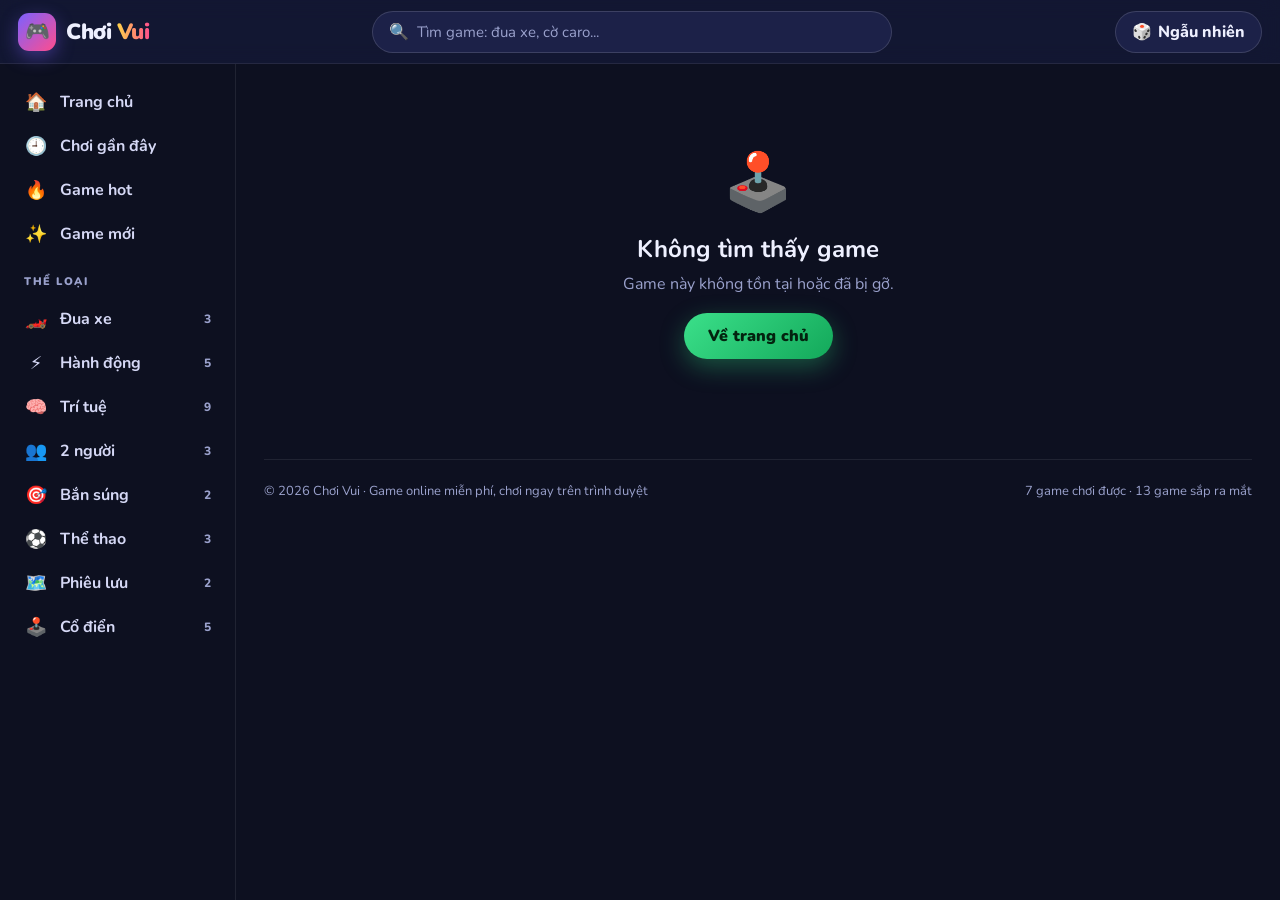
<file: game.html>
<!doctype html>
<html lang="vi">
<head>
<meta charset="utf-8">
<meta name="viewport" content="width=device-width,initial-scale=1">
<title>Chơi game - Chơi Vui</title>
<link rel="icon" href="data:image/svg+xml,<svg xmlns='http://www.w3.org/2000/svg' viewBox='0 0 100 100'><text y='.9em' font-size='90'>🎮</text></svg>">
<link rel="preconnect" href="https://fonts.googleapis.com">
<link rel="preconnect" href="https://fonts.gstatic.com" crossorigin>
<link href="https://fonts.googleapis.com/css2?family=Nunito:wght@400;700;800;900&display=swap" rel="stylesheet">
<link rel="stylesheet" href="assets/style.css">
</head>
<body data-page="game">
<div class="layout">
  <main class="main">
    <div id="content"></div>
    <footer class="footer" id="footer"></footer>
  </main>
</div>
<script src="assets/games.js"></script>
<script src="assets/app.js"></script>
</body>
</html>
</file>
<file: assets/style.css>
:root{
  --bg:#0d1020; --bg2:#141833; --bg3:#1c2148; --bg4:#262c5e;
  --line:rgba(255,255,255,.08); --line2:rgba(255,255,255,.14);
  --text:#eef0ff; --soft:#c9cdef; --muted:#9aa1cc;
  --accent:#7b61ff; --accent-soft:#a897ff; --pink:#ff4d8d; --yellow:#ffd54a; --green:#2fd27a;
  --radius:16px; --header:64px; --side:236px;
}
*{box-sizing:border-box;margin:0;padding:0}
html{scroll-behavior:smooth}
body{background:var(--bg);color:var(--text);min-height:100vh;
  font-family:'Nunito',system-ui,-apple-system,'Segoe UI',Roboto,sans-serif;-webkit-font-smoothing:antialiased}
a{color:inherit;text-decoration:none}
button{font:inherit;color:inherit;cursor:pointer;border:0;background:none}
img{display:block;max-width:100%}
a:focus-visible,button:focus-visible,input:focus-visible{outline:3px solid var(--yellow);outline-offset:2px}

/* ---------- Header ---------- */
.topbar{position:sticky;top:0;z-index:50;height:var(--header);display:flex;align-items:center;gap:14px;padding:0 18px;
  background:rgba(20,24,51,.94);backdrop-filter:blur(10px);-webkit-backdrop-filter:blur(10px);border-bottom:1px solid var(--line)}
.menu-btn{display:none;width:40px;height:40px;border-radius:10px;font-size:20px;flex-shrink:0}
.menu-btn:hover{background:var(--bg3)}
.logo{display:flex;align-items:center;gap:10px;font-weight:900;font-size:22px;letter-spacing:-.02em;flex-shrink:0}
.logo-mark{width:38px;height:38px;border-radius:11px;display:grid;place-items:center;font-size:20px;
  background:linear-gradient(135deg,var(--accent),var(--pink));box-shadow:0 6px 18px rgba(123,97,255,.4)}
.logo-text em{font-style:normal;background:linear-gradient(90deg,var(--yellow),var(--pink));-webkit-background-clip:text;background-clip:text;color:transparent}
.search{flex:1;min-width:0;max-width:520px;margin:0 auto;display:flex;align-items:center;gap:8px;height:42px;padding:0 16px;border-radius:999px;
  background:var(--bg3);border:1px solid var(--line2);transition:border-color .15s,box-shadow .15s}
.search:focus-within{border-color:var(--accent);box-shadow:0 0 0 3px rgba(123,97,255,.25)}
.search input{flex:1;min-width:0;background:none;border:0;outline:0;color:var(--text);font:inherit;font-size:15px}
.search input::placeholder{color:var(--muted)}
.search input:focus-visible{outline:0}
.btn-random{display:flex;align-items:center;gap:6px;height:42px;padding:0 16px;border-radius:999px;background:var(--bg3);
  border:1px solid var(--line2);font-weight:800;flex-shrink:0}
.btn-random:hover{background:var(--bg4)}

/* ---------- Layout + sidebar ---------- */
.layout{display:flex}
.sidebar{position:sticky;top:var(--header);height:calc(100vh - var(--header));width:var(--side);flex-shrink:0;overflow-y:auto;
  padding:16px 12px 24px;border-right:1px solid var(--line);background:var(--bg)}
.nav-title{font-size:11px;font-weight:900;letter-spacing:.14em;color:var(--muted);padding:18px 12px 8px}
.nav a{display:flex;align-items:center;gap:12px;padding:10px 12px;border-radius:12px;font-weight:700;color:#d5d8f5;transition:background .15s}
.nav a:hover{background:var(--bg3)}
.nav a.active{background:linear-gradient(90deg,rgba(123,97,255,.32),rgba(123,97,255,.06));color:#fff;box-shadow:inset 3px 0 0 var(--accent)}
.nav .ico{width:24px;text-align:center;font-size:18px}
.nav .count{margin-left:auto;font-size:12px;color:var(--muted);font-weight:800}
.main{flex:1;min-width:0;padding:24px 28px 32px}
.backdrop{display:none}

/* ---------- Buttons / chips ---------- */
.btn{display:inline-flex;align-items:center;justify-content:center;gap:8px;height:46px;padding:0 24px;border-radius:999px;
  font-weight:900;font-size:16px;transition:transform .12s,filter .12s;white-space:nowrap}
.btn:hover{filter:brightness(1.08);transform:translateY(-1px)}
.btn:active{transform:translateY(1px)}
.btn.primary{background:linear-gradient(135deg,#3be08a,#13a85a);color:#03230f;box-shadow:0 8px 24px rgba(47,210,122,.35)}
.btn.ghost{background:rgba(255,255,255,.08);border:1px solid var(--line2)}
.btn.big{height:56px;padding:0 34px;font-size:19px}
.btns{display:flex;gap:10px;justify-content:center;flex-wrap:wrap;align-items:center}
.btns.left{justify-content:flex-start}
.chips{display:flex;flex-wrap:wrap;gap:8px;margin-bottom:16px}
.chip{display:inline-flex;align-items:center;gap:6px;padding:8px 14px;border-radius:999px;background:var(--bg3);border:1px solid var(--line2);
  font-weight:800;font-size:14px;transition:background .15s}
.chip:hover{background:var(--bg4)}
.chip.active{background:var(--accent);border-color:var(--accent);color:#fff}

/* ---------- Hero ---------- */
.hero{position:relative;overflow:hidden;border-radius:22px;min-height:320px;display:flex;align-items:flex-end;padding:34px;
  margin-bottom:36px;background:#000;isolation:isolate;box-shadow:0 20px 50px rgba(0,0,0,.4)}
.hero-bg{position:absolute;inset:0;z-index:-2;background-size:cover;background-position:center;transition:transform 6s ease-out}
.hero:hover .hero-bg{transform:scale(1.04)}
.hero::before{content:"";position:absolute;inset:0;z-index:-1;
  background:linear-gradient(90deg,rgba(8,10,25,.94) 0%,rgba(8,10,25,.65) 42%,rgba(8,10,25,0) 72%),linear-gradient(0deg,rgba(8,10,25,.6),transparent 55%)}
.hero-content{max-width:470px}
.pill{display:inline-flex;gap:6px;align-items:center;font-size:12px;font-weight:900;letter-spacing:.1em;padding:6px 12px;border-radius:999px;
  background:rgba(255,77,141,.18);color:#ff9cbf;border:1px solid rgba(255,77,141,.4)}
.hero h1{font-size:clamp(32px,5vw,52px);font-weight:900;line-height:1.05;margin:14px 0 10px;letter-spacing:-.02em}
.hero p{color:var(--soft);font-size:16px;line-height:1.55;margin-bottom:22px}
.hero .chip{background:rgba(255,255,255,.1);backdrop-filter:blur(4px)}

/* ---------- Sections + grid ---------- */
.section{margin-bottom:36px}
.section-head{display:flex;align-items:baseline;justify-content:space-between;gap:12px;margin-bottom:14px}
.section-head h2{font-size:21px;font-weight:900;letter-spacing:-.01em}
.section-head .more{font-size:14px;font-weight:800;color:var(--accent-soft);white-space:nowrap}
.section-head .more:hover{color:#fff}
.section-head .count{font-size:14px;font-weight:800;color:var(--muted)}
.grid{display:grid;grid-template-columns:repeat(auto-fill,minmax(190px,1fr));gap:18px}
.grid.row{grid-template-columns:none;grid-auto-flow:column;grid-auto-columns:max(180px,calc((100% - 72px) / 5));
  overflow-x:auto;scroll-snap-type:x mandatory;padding:6px 4px 12px;margin:-6px -4px -12px;scrollbar-width:thin;scrollbar-color:var(--bg4) transparent}
.grid.row .card{scroll-snap-align:start}

/* ---------- Game card ---------- */
.card{display:block;border-radius:var(--radius);transition:transform .18s}
.card:hover{transform:translateY(-4px)}
.thumb{position:relative;aspect-ratio:16/10;border-radius:var(--radius);overflow:hidden;background:var(--bg3);
  box-shadow:0 8px 20px rgba(0,0,0,.35);transition:box-shadow .18s}
.thumb img{width:100%;height:100%;object-fit:cover;transition:transform .3s}
.card:hover .thumb{box-shadow:0 0 0 3px var(--accent),0 14px 30px rgba(0,0,0,.45)}
.card:hover .thumb img,.card:hover .art span{transform:scale(1.08)}
.art{position:absolute;inset:0;display:grid;place-items:center;
  background:radial-gradient(circle at 25% 20%,rgba(255,255,255,.28),transparent 45%),
    radial-gradient(rgba(255,255,255,.1) 1.5px,transparent 1.5px) 0 0/16px 16px,
    linear-gradient(135deg,var(--c1),var(--c2))}
.art span{font-size:clamp(44px,4.4vw,64px);line-height:1;filter:drop-shadow(0 6px 10px rgba(0,0,0,.35));transition:transform .3s}
.badge{position:absolute;top:10px;left:10px;z-index:2;font-size:11px;font-weight:900;letter-spacing:.08em;padding:4px 9px;border-radius:8px;color:#fff}
.badge.hot{background:linear-gradient(135deg,#ff6a2e,#ff2d55)}
.badge.new{background:linear-gradient(135deg,#3be08a,#11a35b)}
.badge.soon{background:rgba(10,12,30,.78);color:var(--yellow);border:1px solid rgba(255,213,74,.45);backdrop-filter:blur(4px)}
.hover{position:absolute;inset:0;display:grid;place-items:center;background:rgba(8,10,25,.45);opacity:0;transition:opacity .2s}
.card:hover .hover{opacity:1}
.playbtn{width:56px;height:56px;border-radius:50%;display:grid;place-items:center;background:var(--green);color:#03230f;font-size:22px;
  padding-left:4px;box-shadow:0 8px 20px rgba(0,0,0,.4)}
.soon-txt{font-weight:900;font-size:14px;padding:8px 14px;border-radius:999px;background:rgba(10,12,30,.82);color:var(--yellow)}
.meta{padding:10px 4px 0}
.meta b{display:block;font-weight:800;font-size:15px;white-space:nowrap;overflow:hidden;text-overflow:ellipsis}
.meta small{display:block;color:var(--muted);font-size:13px;margin-top:2px;white-space:nowrap;overflow:hidden;text-overflow:ellipsis}
.card.is-dev .art{filter:saturate(.8)}

.empty{text-align:center;padding:56px 20px;color:var(--muted)}
.empty .big{font-size:56px;margin-bottom:12px}
.empty h2{color:var(--text);margin-bottom:8px}
.empty p{margin-bottom:18px}

/* ---------- Modal ---------- */
.modal{position:fixed;inset:0;z-index:100;display:grid;place-items:center;padding:16px;background:rgba(5,6,16,.72);
  backdrop-filter:blur(6px);-webkit-backdrop-filter:blur(6px);animation:fade .2s}
.modal[hidden]{display:none}
.modal-card{position:relative;width:100%;max-width:430px;max-height:100%;overflow:auto;background:var(--bg2);border:1px solid var(--line2);
  border-radius:22px;text-align:center;box-shadow:0 30px 80px rgba(0,0,0,.6);animation:rise .25s ease-out}
.modal-art{position:relative;aspect-ratio:16/8;overflow:hidden}
.modal-art img{width:100%;height:100%;object-fit:cover}
.modal-art .art span{font-size:72px}
.modal-body{padding:22px 24px 26px}
.modal-body h3{font-size:26px;font-weight:900;margin:12px 0 8px}
.modal-body p{color:var(--soft);line-height:1.55;margin-bottom:8px}
.modal-body .note{color:var(--muted);font-size:14px;margin-bottom:20px}
.modal-close{position:absolute;top:10px;right:10px;z-index:3;width:36px;height:36px;border-radius:50%;background:rgba(0,0,0,.55);font-size:15px}
.modal-close:hover{background:rgba(0,0,0,.8)}
.status{display:inline-flex;gap:6px;align-items:center;font-weight:900;font-size:12px;letter-spacing:.08em;color:var(--yellow);
  background:rgba(255,213,74,.12);border:1px solid rgba(255,213,74,.4);padding:6px 12px;border-radius:999px}
@keyframes fade{from{opacity:0}}
@keyframes rise{from{opacity:0;transform:translateY(16px) scale(.97)}}

/* ---------- Game page ---------- */
.crumbs{display:flex;gap:8px;align-items:center;font-size:14px;font-weight:700;color:var(--muted);margin-bottom:14px;flex-wrap:wrap}
.crumbs a:hover{color:#fff}
.crumbs .cur{color:var(--soft)}
.player{position:relative;width:100%;aspect-ratio:16/9;max-height:calc(100vh - var(--header) - 170px);min-height:320px;
  border-radius:20px;overflow:hidden;background:#000;box-shadow:0 20px 50px rgba(0,0,0,.5)}
.player iframe{position:absolute;inset:0;width:100%;height:100%;border:0;display:block}
.player:fullscreen{border-radius:0;max-height:none}
.cover{position:absolute;inset:0;display:grid;place-items:center;text-align:center;padding:20px;isolation:isolate;overflow:hidden}
.cover-bg{position:absolute;inset:-40px;z-index:-1;filter:blur(20px) brightness(.42)}
.cover-bg img{width:100%;height:100%;object-fit:cover}
.cover-inner{display:flex;flex-direction:column;align-items:center}
.cover-thumb{position:relative;width:min(240px,46vw);aspect-ratio:16/10;border-radius:16px;overflow:hidden;margin-bottom:16px;
  box-shadow:0 14px 40px rgba(0,0,0,.5),0 0 0 3px rgba(255,255,255,.12)}
.cover-thumb img{width:100%;height:100%;object-fit:cover}
.cover h1{font-size:clamp(24px,3.4vw,38px);font-weight:900;margin-bottom:16px;letter-spacing:-.01em}
.cover-hint{color:var(--soft);font-size:14px;margin-top:14px}
.cover .status{margin-bottom:4px}
.cover .btn.ghost{margin-top:16px}
.player-bar{display:flex;align-items:center;gap:14px;flex-wrap:wrap;margin:14px 0 24px;padding:12px 14px;background:var(--bg2);
  border:1px solid var(--line);border-radius:16px}
.pb-thumb{position:relative;width:64px;aspect-ratio:16/10;border-radius:10px;overflow:hidden;flex-shrink:0}
.pb-thumb img{width:100%;height:100%;object-fit:cover}
.pb-thumb .art span{font-size:22px}
.pb-title{flex:1;min-width:160px}
.pb-title b{display:block;font-size:18px;font-weight:900}
.pb-title small{color:var(--muted);font-size:13px}
.pb-actions{display:flex;gap:8px;flex-wrap:wrap}
.tool{height:40px;padding:0 14px;border-radius:12px;background:var(--bg3);border:1px solid var(--line2);font-weight:800;font-size:14px;
  display:inline-flex;align-items:center;gap:6px}
.tool:hover{background:var(--bg4)}
.tool:disabled{opacity:.4;cursor:not-allowed}
.info{display:grid;grid-template-columns:minmax(0,1fr) 340px;gap:22px;align-items:start}
.panel{background:var(--bg2);border:1px solid var(--line);border-radius:18px;padding:22px}
.panel h2{font-size:18px;font-weight:900;margin-bottom:12px}
.panel h2:not(:first-child){margin-top:24px}
.panel p{color:var(--soft);line-height:1.65}
.panel p + p{margin-top:10px}
.keys{list-style:none;display:grid;grid-template-columns:repeat(auto-fill,minmax(210px,1fr));gap:10px}
.keys li{display:flex;align-items:center;gap:8px;padding:10px 12px;border-radius:12px;background:var(--bg3);color:#d5d8f5;font-size:14px;font-weight:700}
.keys li span{margin-left:4px}
kbd{min-width:28px;padding:5px 8px;border-radius:7px;background:#2a3070;border:1px solid var(--line2);border-bottom-width:3px;
  font:800 12px/1 'Nunito',system-ui,sans-serif;text-align:center;color:#fff;white-space:nowrap}
.mini-list{display:flex;flex-direction:column;gap:4px;margin:0 -8px}
.card.mini{display:flex;gap:12px;align-items:center;padding:8px;border-radius:14px}
.card.mini:hover{transform:none;background:var(--bg3)}
.card.mini .thumb{width:112px;flex-shrink:0;border-radius:12px;box-shadow:none}
.card.mini:hover .thumb{box-shadow:0 0 0 2px var(--accent)}
.card.mini .art span{font-size:34px}
.card.mini .badge{top:6px;left:6px;font-size:9px;padding:3px 6px;border-radius:6px}
.card.mini .hover{display:none}
.card.mini .meta{padding:0;min-width:0}

.footer{margin-top:44px;padding-top:22px;border-top:1px solid var(--line);color:var(--muted);font-size:13px;
  display:flex;justify-content:space-between;gap:12px;flex-wrap:wrap}

/* ---------- Responsive ---------- */
@media (max-width:1100px){ .info{grid-template-columns:1fr} }
@media (max-width:900px){
  .menu-btn{display:grid;place-items:center}
  .sidebar{position:fixed;left:0;top:var(--header);z-index:60;transform:translateX(-100%);transition:transform .25s;
    background:var(--bg2);box-shadow:20px 0 40px rgba(0,0,0,.45)}
  body.nav-open .sidebar{transform:none}
  body.nav-open .backdrop{display:block;position:fixed;inset:var(--header) 0 0 0;background:rgba(0,0,0,.5);z-index:55}
  .main{padding:18px 16px 28px}
}
@media (max-width:600px){
  .topbar{gap:10px;padding:0 12px}
  .logo-text{display:none}
  .btn-random span{display:none}
  .btn-random{padding:0 13px}
  .grid{grid-template-columns:repeat(2,minmax(0,1fr));gap:12px}
  .grid.row{grid-auto-columns:44%}
  .chips{flex-wrap:nowrap;overflow-x:auto;margin:0 -16px 16px;padding:0 16px;scrollbar-width:none}
  .chips::-webkit-scrollbar{display:none}
  .chip{flex-shrink:0}
  .hero{padding:22px;min-height:280px}
  .hero::before{background:linear-gradient(0deg,rgba(8,10,25,.95) 10%,rgba(8,10,25,.3) 75%)}
  .player{aspect-ratio:auto;height:62vh;min-height:300px}
  .art span{font-size:44px}
}
@media (hover:none){ .hover{display:none} .card:hover{transform:none} }
@media (prefers-reduced-motion:reduce){ *{transition:none!important;animation:none!important} }
</file>
